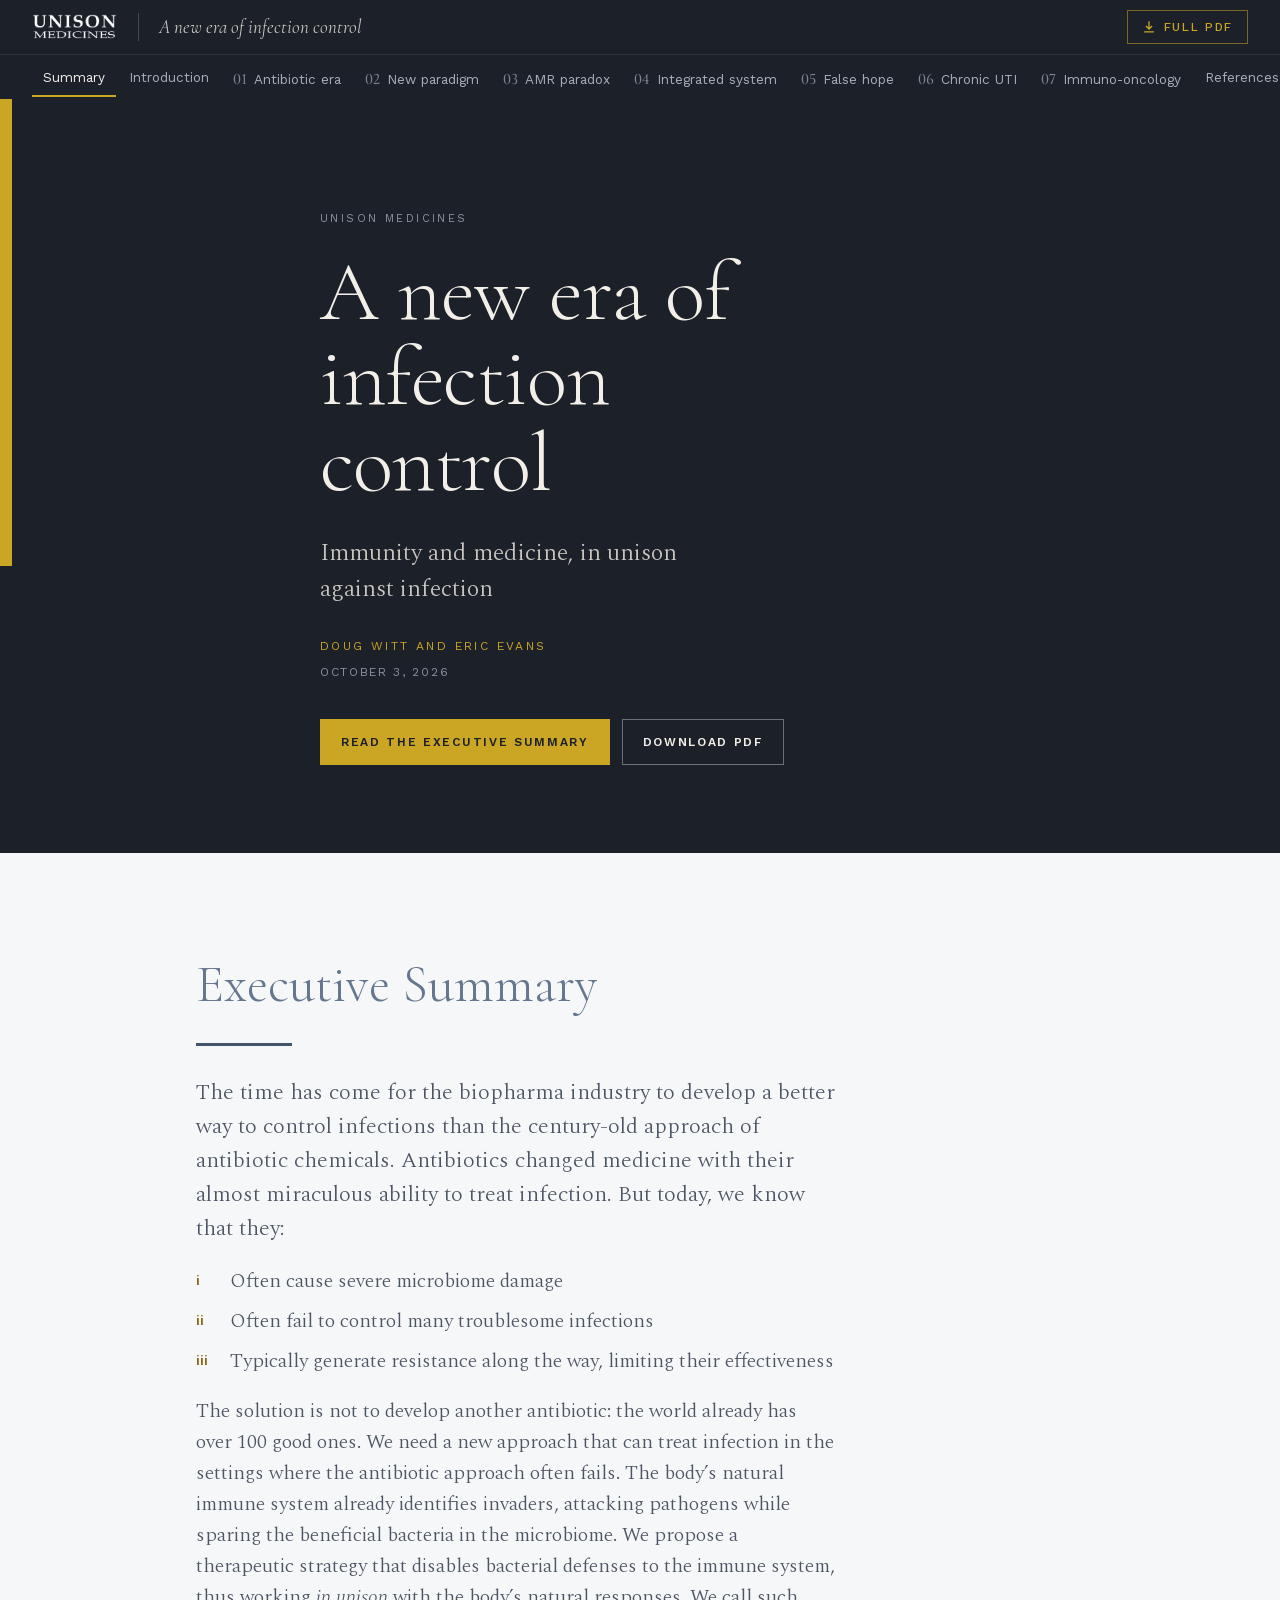
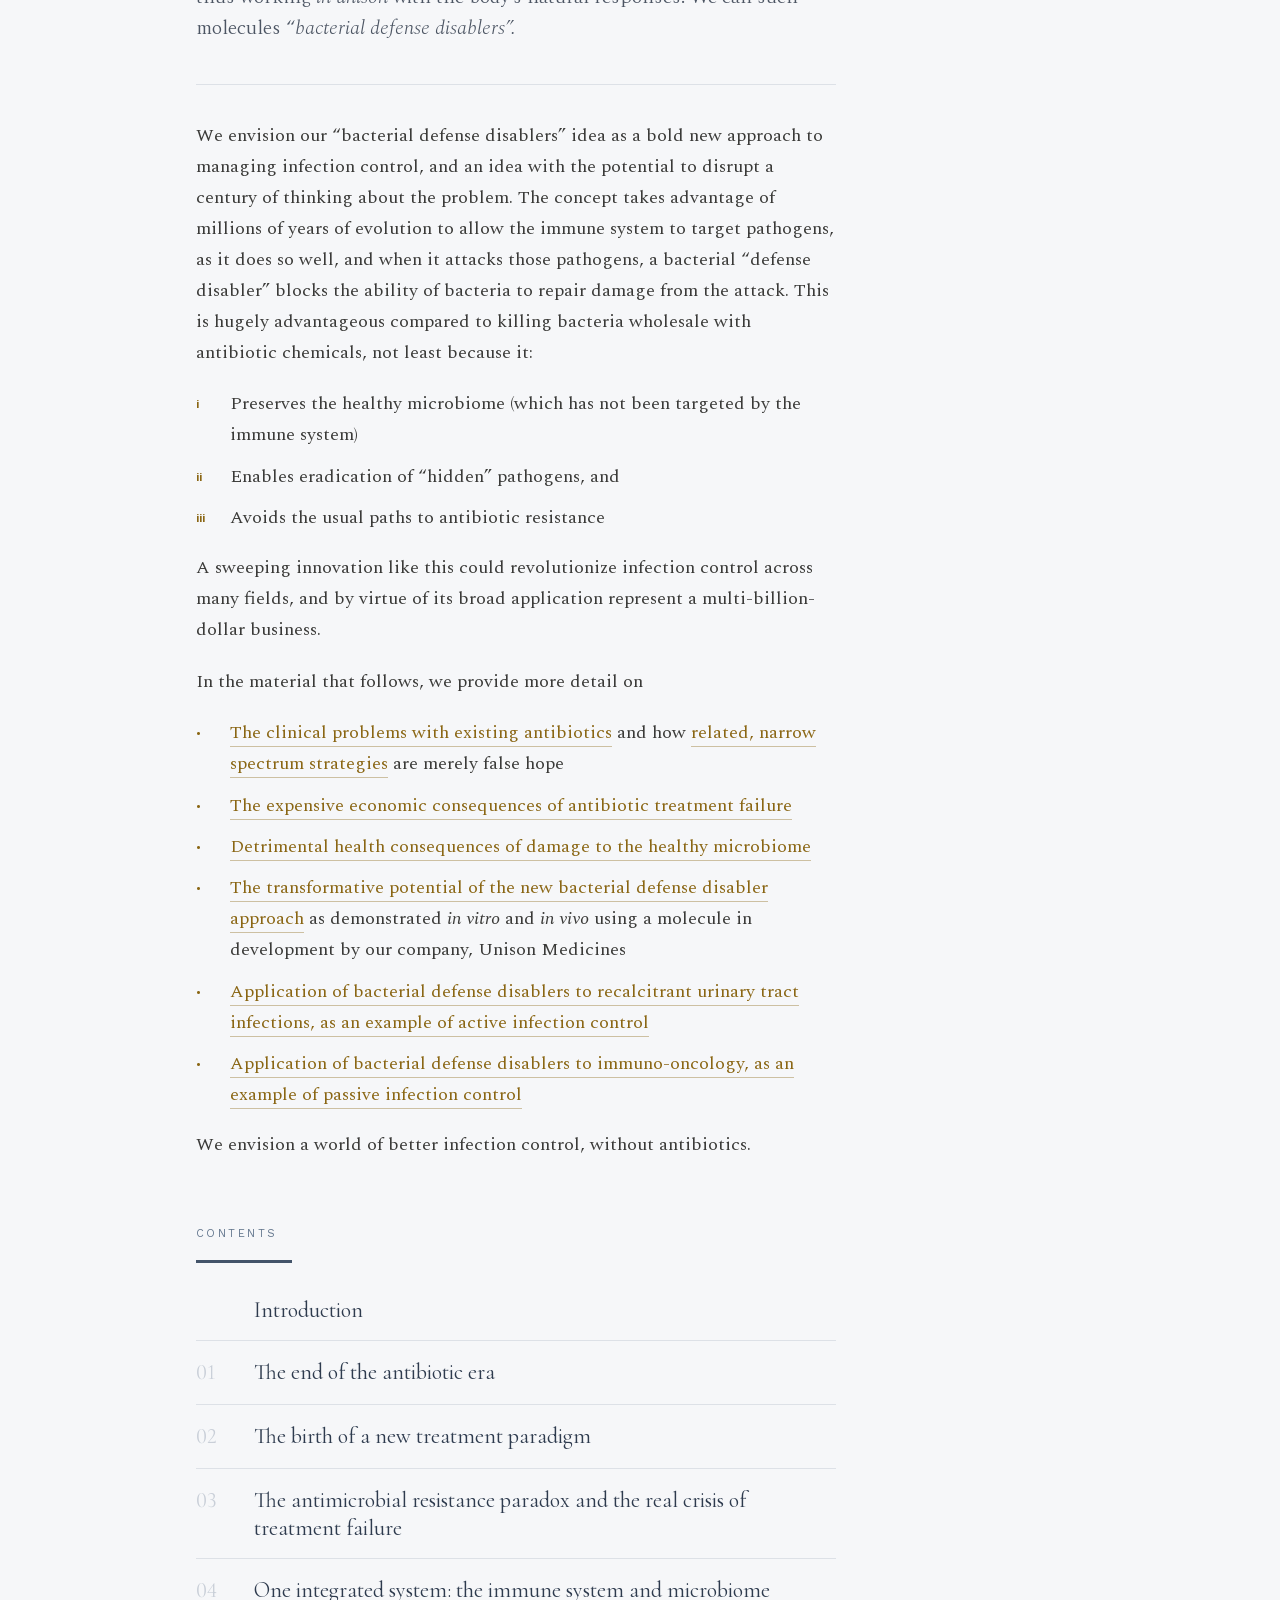
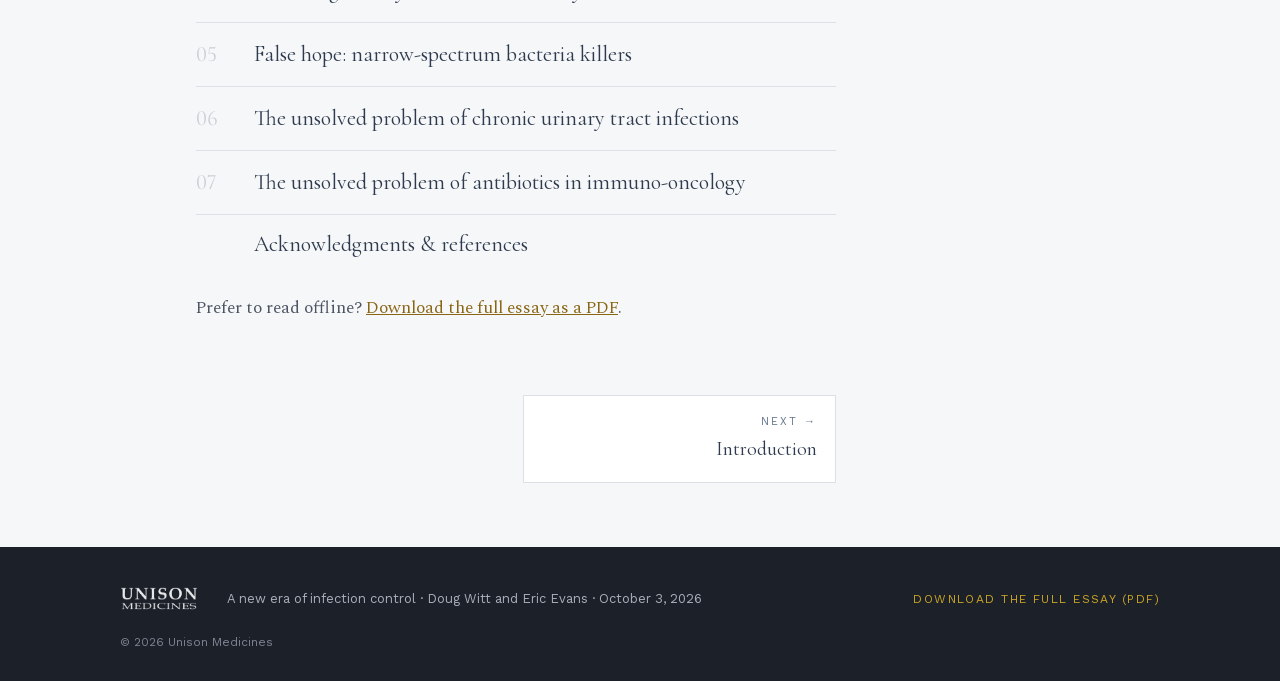
<file: index.html>
<!doctype html>
<html lang="en">
<head>
<meta charset="utf-8">
<meta name="viewport" content="width=device-width, initial-scale=1">
<title>A new era of infection control — Unison Medicines</title>
<meta name="description" content="The time has come for the biopharma industry to develop a better way to control infections than the century-old approach of antibiotic chemicals.…">
<meta name="author" content="Doug Witt and Eric Evans">
<link rel="canonical" href="https://unisonmedicines.com/">
<meta property="og:type" content="article">
<meta property="og:site_name" content="Unison Medicines">
<meta property="og:title" content="A new era of infection control — Unison Medicines">
<meta property="og:description" content="The time has come for the biopharma industry to develop a better way to control infections than the century-old approach of antibiotic chemicals.…">
<meta property="og:url" content="https://unisonmedicines.com/">
<meta property="og:image" content="https://unisonmedicines.com/assets/og-image.png">
<meta name="twitter:card" content="summary_large_image">
<meta name="theme-color" content="#1C2029">
<link rel="icon" href="assets/favicon.svg" type="image/svg+xml">
<link rel="icon" href="assets/favicon-32.png" sizes="32x32" type="image/png">
<link rel="apple-touch-icon" href="assets/apple-touch-icon.png">
<link rel="preload" href="fonts/ae829ba0.woff2" as="font" type="font/woff2" crossorigin>
<link rel="stylesheet" href="fonts.css">
<link rel="stylesheet" href="style.css">
<script src="refs.js" defer></script>
<script src="site.js" defer></script>
</head>
<body>
<a class="skip" href="#content">Skip to content</a>
<header class="site-header">
  <div class="bar">
    <a class="brand" href="index.html" aria-label="Unison Medicines — home"><img src="assets/unison-logo.png" alt="Unison Medicines" width="907" height="275"></a>
    <a class="essay-title" href="index.html">A new era of infection control</a>
    <span class="here">Summary</span>
    <a class="pdf" href="unison-a-new-era-of-infection-control.pdf" download><svg viewBox="0 0 16 16" aria-hidden="true"><path d="M8 1.5v8.5M4.5 6.8 8 10.3l3.5-3.5M2.5 13.5h11" fill="none" stroke="currentColor" stroke-width="1.5"/></svg><span>Full PDF</span></a>
    <button class="menu-btn" type="button" aria-expanded="false" aria-controls="menu"><span class="menu-ic" aria-hidden="true"></span><span>Contents</span></button>
  </div>
  <nav class="chapters" aria-label="Chapters"><ul><li><a href="index.html" aria-current="page" title="Executive Summary">Summary</a></li><li><a href="introduction.html" title="Introduction">Introduction</a></li><li><a href="end-of-the-antibiotic-era.html" title="The end of the antibiotic era"><span class="n">01</span>Antibiotic era</a></li><li><a href="new-treatment-paradigm.html" title="The birth of a new treatment paradigm"><span class="n">02</span>New paradigm</a></li><li><a href="amr-paradox.html" title="The antimicrobial resistance paradox and the real crisis of treatment failure"><span class="n">03</span>AMR paradox</a></li><li><a href="one-integrated-system.html" title="One integrated system: the immune system and microbiome"><span class="n">04</span>Integrated system</a></li><li><a href="false-hope.html" title="False hope: narrow-spectrum bacteria killers"><span class="n">05</span>False hope</a></li><li><a href="chronic-uti.html" title="The unsolved problem of chronic urinary tract infections"><span class="n">06</span>Chronic UTI</a></li><li><a href="immuno-oncology.html" title="The unsolved problem of antibiotics in immuno-oncology"><span class="n">07</span>Immuno-oncology</a></li><li><a href="references.html" title="Acknowledgments &amp; references">References</a></li><li class="pdf-item"><a href="unison-a-new-era-of-infection-control.pdf" download>Full PDF</a></li></ul></nav>
  <div class="progress" aria-hidden="true"><span></span></div>
</header>
<div class="menu" id="menu" hidden>
  <div class="menu-inner">
    <div class="menu-label">Contents</div>
    <ol><li><a href="index.html" aria-current="page"><span class="n"></span><span class="t">Executive Summary</span></a></li><li><a href="introduction.html"><span class="n"></span><span class="t">Introduction</span></a></li><li><a href="end-of-the-antibiotic-era.html"><span class="n">01</span><span class="t">The end of the antibiotic era</span></a></li><li><a href="new-treatment-paradigm.html"><span class="n">02</span><span class="t">The birth of a new treatment paradigm</span></a></li><li><a href="amr-paradox.html"><span class="n">03</span><span class="t">The antimicrobial resistance paradox and the real crisis of treatment failure</span></a></li><li><a href="one-integrated-system.html"><span class="n">04</span><span class="t">One integrated system: the immune system and microbiome</span></a></li><li><a href="false-hope.html"><span class="n">05</span><span class="t">False hope: narrow-spectrum bacteria killers</span></a></li><li><a href="chronic-uti.html"><span class="n">06</span><span class="t">The unsolved problem of chronic urinary tract infections</span></a></li><li><a href="immuno-oncology.html"><span class="n">07</span><span class="t">The unsolved problem of antibiotics in immuno-oncology</span></a></li><li><a href="references.html"><span class="n"></span><span class="t">Acknowledgments & references</span></a></li></ol>
    <a class="menu-pdf" href="unison-a-new-era-of-infection-control.pdf" download>Download the full essay (PDF)</a>
  </div>
</div>
<main id="content">
<section class="hero">
  <div class="hero-bar" aria-hidden="true"></div>
  <div class="hero-inner">
    <div class="hero-kicker">Unison Medicines</div>
    <h1 class="hero-title">A new era of infection control</h1>
    <p class="hero-sub">Immunity and medicine, in unison against infection</p>
    <div class="hero-by">Doug Witt and Eric Evans</div>
    <div class="hero-date">October 3, 2026</div>
    <div class="hero-actions"><a class="btn" href="#summary">Read the executive summary</a><a class="btn ghost" href="unison-a-new-era-of-infection-control.pdf" download>Download PDF</a></div>
  </div>
</section><article class="essay" id="summary"><header class="opener"><h1 class="ch-title quiet">Executive Summary</h1><div class="rule"></div><p class="lede">The time has come for the biopharma industry to develop a better way to control infections than the century-old approach of antibiotic chemicals. Antibiotics changed medicine with their almost miraculous ability to treat infection. But today, we know that they:</p><ul class="lede-list"><li><span class="mk">i</span><span>Often cause severe microbiome damage</span></li><li><span class="mk">ii</span><span>Often fail to control many troublesome infections</span></li><li><span class="mk">iii</span><span>Typically generate resistance along the way, limiting their effectiveness</span></li></ul><p class="lede tail">The solution is not to develop another antibiotic: the world already has over 100 good ones. We need a new approach that can treat infection in the settings where the antibiotic approach often fails. The body’s natural immune system already identifies invaders, attacking pathogens while sparing the beneficial bacteria in the microbiome. We propose a therapeutic strategy that disables bacterial defenses to the immune system, thus working <i>in unison</i> with the body’s natural responses. We call such molecules “<i>bacterial</i> <i>defense disablers”.</i></p></header><div class="prose"><p>We envision our “bacterial defense disablers” idea as a bold new approach to managing infection control, and an idea with the potential to disrupt a century of thinking about the problem. The concept takes advantage of millions of years of evolution to allow the immune system to target pathogens, as it does so well, and when it attacks those pathogens, a bacterial “defense disabler” blocks the ability of bacteria to repair damage from the attack.  This is hugely advantageous compared to killing bacteria wholesale with antibiotic chemicals, not least because it:</p>
<ul class="list roman"><li><span class="mk">i</span><div>Preserves the healthy microbiome (which has not been targeted by the immune system)</div></li><li><span class="mk">ii</span><div>Enables eradication of “hidden” pathogens, and</div></li><li><span class="mk">iii</span><div>Avoids the usual paths to antibiotic resistance</div></li></ul>
<p>A sweeping innovation like this could revolutionize infection control across many fields, and by virtue of its broad application represent a multi-billion-dollar business.</p>
<p>In the material that follows, we provide more detail on</p>
<ul class="list"><li><span class="mk">•</span><div><a href="end-of-the-antibiotic-era.html" data-xref="ch01">The clinical problems with existing antibiotics</a> and how <a href="false-hope.html" data-xref="ch05">related, narrow spectrum strategies</a> are merely false hope</div></li><li><span class="mk">•</span><div><a href="amr-paradox.html" data-xref="ch03">The expensive economic consequences of antibiotic treatment failure</a></div></li><li><span class="mk">•</span><div><a href="one-integrated-system.html" data-xref="ch04">Detrimental health consequences of damage to the healthy microbiome</a></div></li><li><span class="mk">•</span><div><a href="new-treatment-paradigm.html" data-xref="ch02">The transformative potential of the new bacterial defense disabler approach</a> as demonstrated <i>in vitro</i> and <i>in vivo</i> using a molecule in development by our company, Unison Medicines</div></li><li><span class="mk">•</span><div><a href="chronic-uti.html" data-xref="ch06">Application of bacterial defense disablers to recalcitrant urinary tract infections, as an example of active infection control</a></div></li><li><span class="mk">•</span><div><a href="immuno-oncology.html" data-xref="ch07">Application of bacterial defense disablers to immuno-oncology, as an example of passive infection control</a></div></li></ul>
<p>We envision a world of better infection control, without antibiotics.</p></div><section class="toc" aria-labelledby="toc-h"><div class="toc-label" id="toc-h">Contents</div><div class="rule"></div><ol><li><a href="introduction.html"><span class="n"></span><span class="t">Introduction</span></a></li><li><a href="end-of-the-antibiotic-era.html"><span class="n">01</span><span class="t">The end of the antibiotic era</span></a></li><li><a href="new-treatment-paradigm.html"><span class="n">02</span><span class="t">The birth of a new treatment paradigm</span></a></li><li><a href="amr-paradox.html"><span class="n">03</span><span class="t">The antimicrobial resistance paradox and the real crisis of treatment failure</span></a></li><li><a href="one-integrated-system.html"><span class="n">04</span><span class="t">One integrated system: the immune system and microbiome</span></a></li><li><a href="false-hope.html"><span class="n">05</span><span class="t">False hope: narrow-spectrum bacteria killers</span></a></li><li><a href="chronic-uti.html"><span class="n">06</span><span class="t">The unsolved problem of chronic urinary tract infections</span></a></li><li><a href="immuno-oncology.html"><span class="n">07</span><span class="t">The unsolved problem of antibiotics in immuno-oncology</span></a></li><li><a href="references.html"><span class="n"></span><span class="t">Acknowledgments & references</span></a></li></ol><p class="toc-pdf">Prefer to read offline? <a href="unison-a-new-era-of-infection-control.pdf" download>Download the full essay as a PDF</a>.</p></section></article>
</main>
<nav class="prevnext" aria-label="Chapter navigation"><span></span><a class="pn next" href="introduction.html"><span class="pn-k">Next</span><span class="pn-t">Introduction</span></a></nav>
<footer class="site-footer">
  <div class="foot-inner">
    <img src="assets/unison-logo.png" alt="Unison Medicines" width="907" height="275">
    <div class="foot-meta">A new era of infection control · Doug Witt and Eric Evans · October 3, 2026</div>
    <a href="unison-a-new-era-of-infection-control.pdf" download>Download the full essay (PDF)</a>
  </div>
  <div class="foot-copy">© 2026 Unison Medicines</div>
</footer>
<div class="cite-pop" role="dialog" aria-label="Reference" hidden></div>
</body>
</html>
</file>
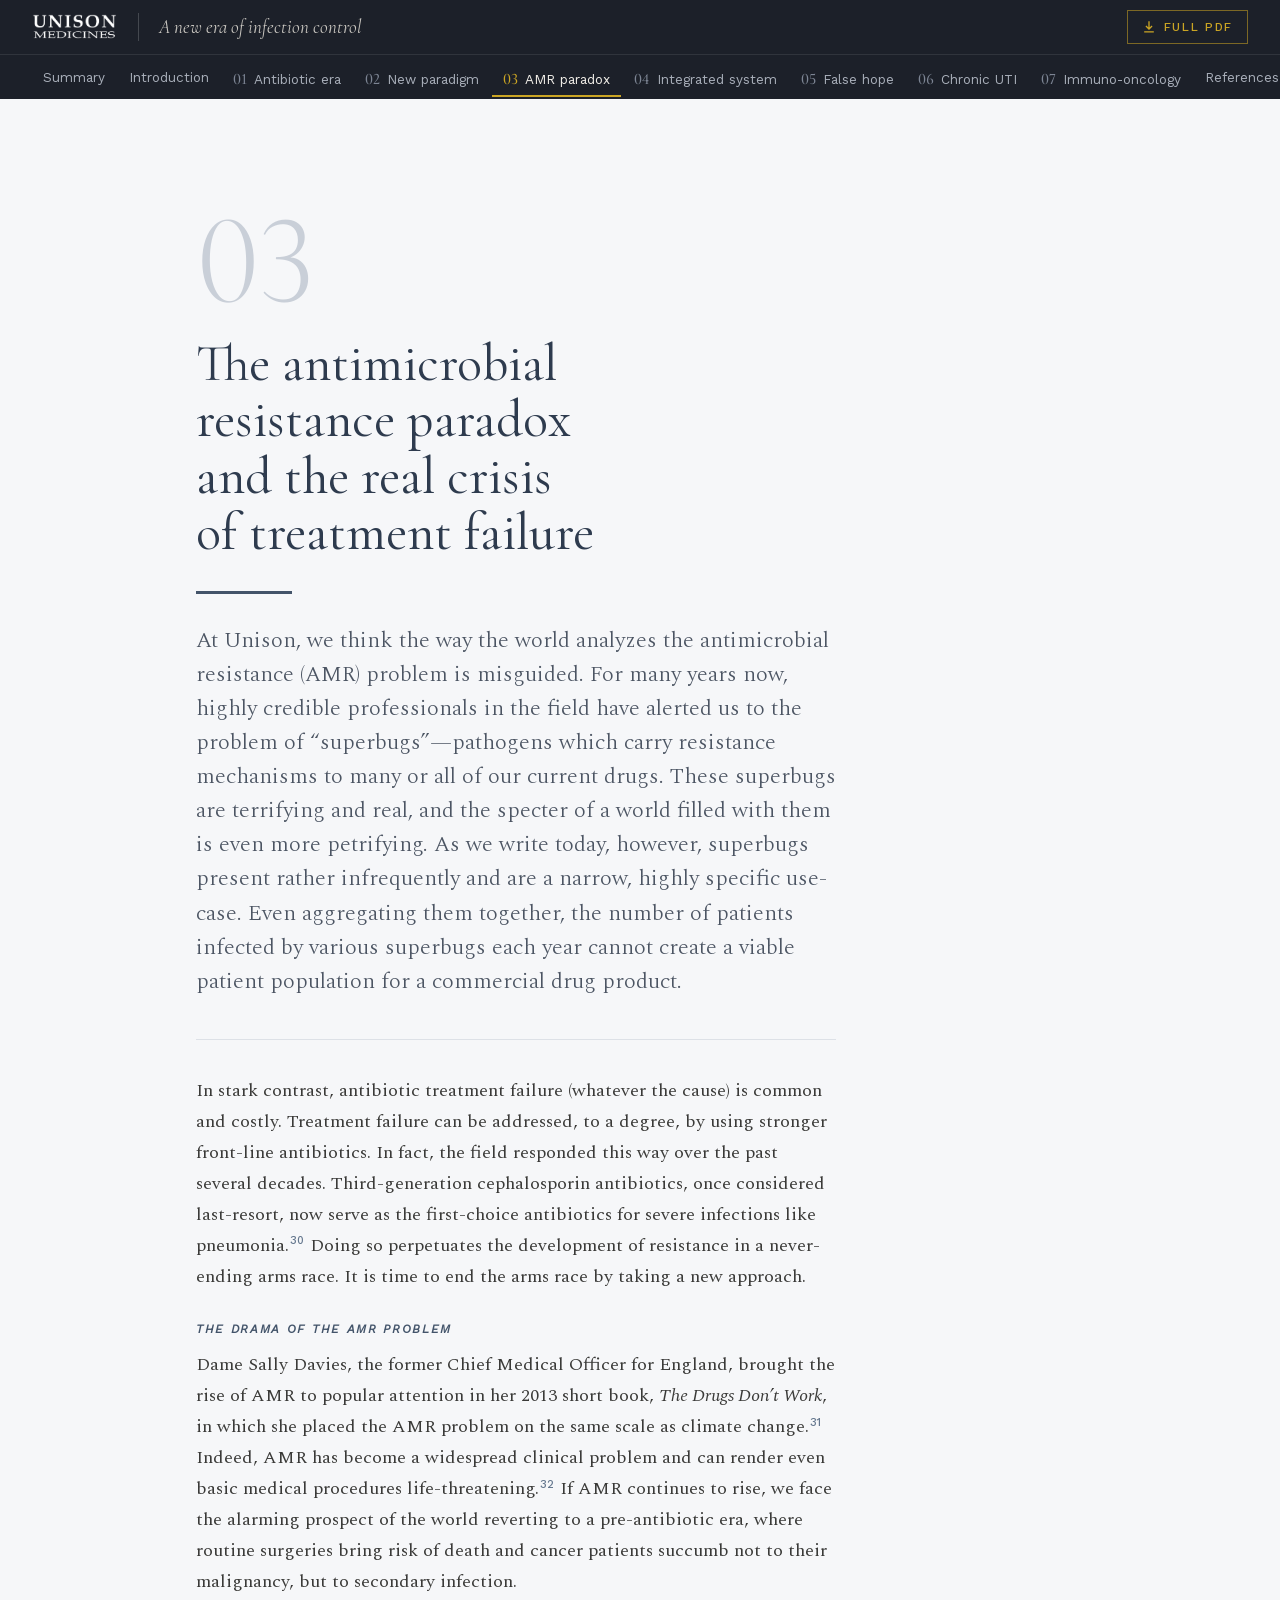
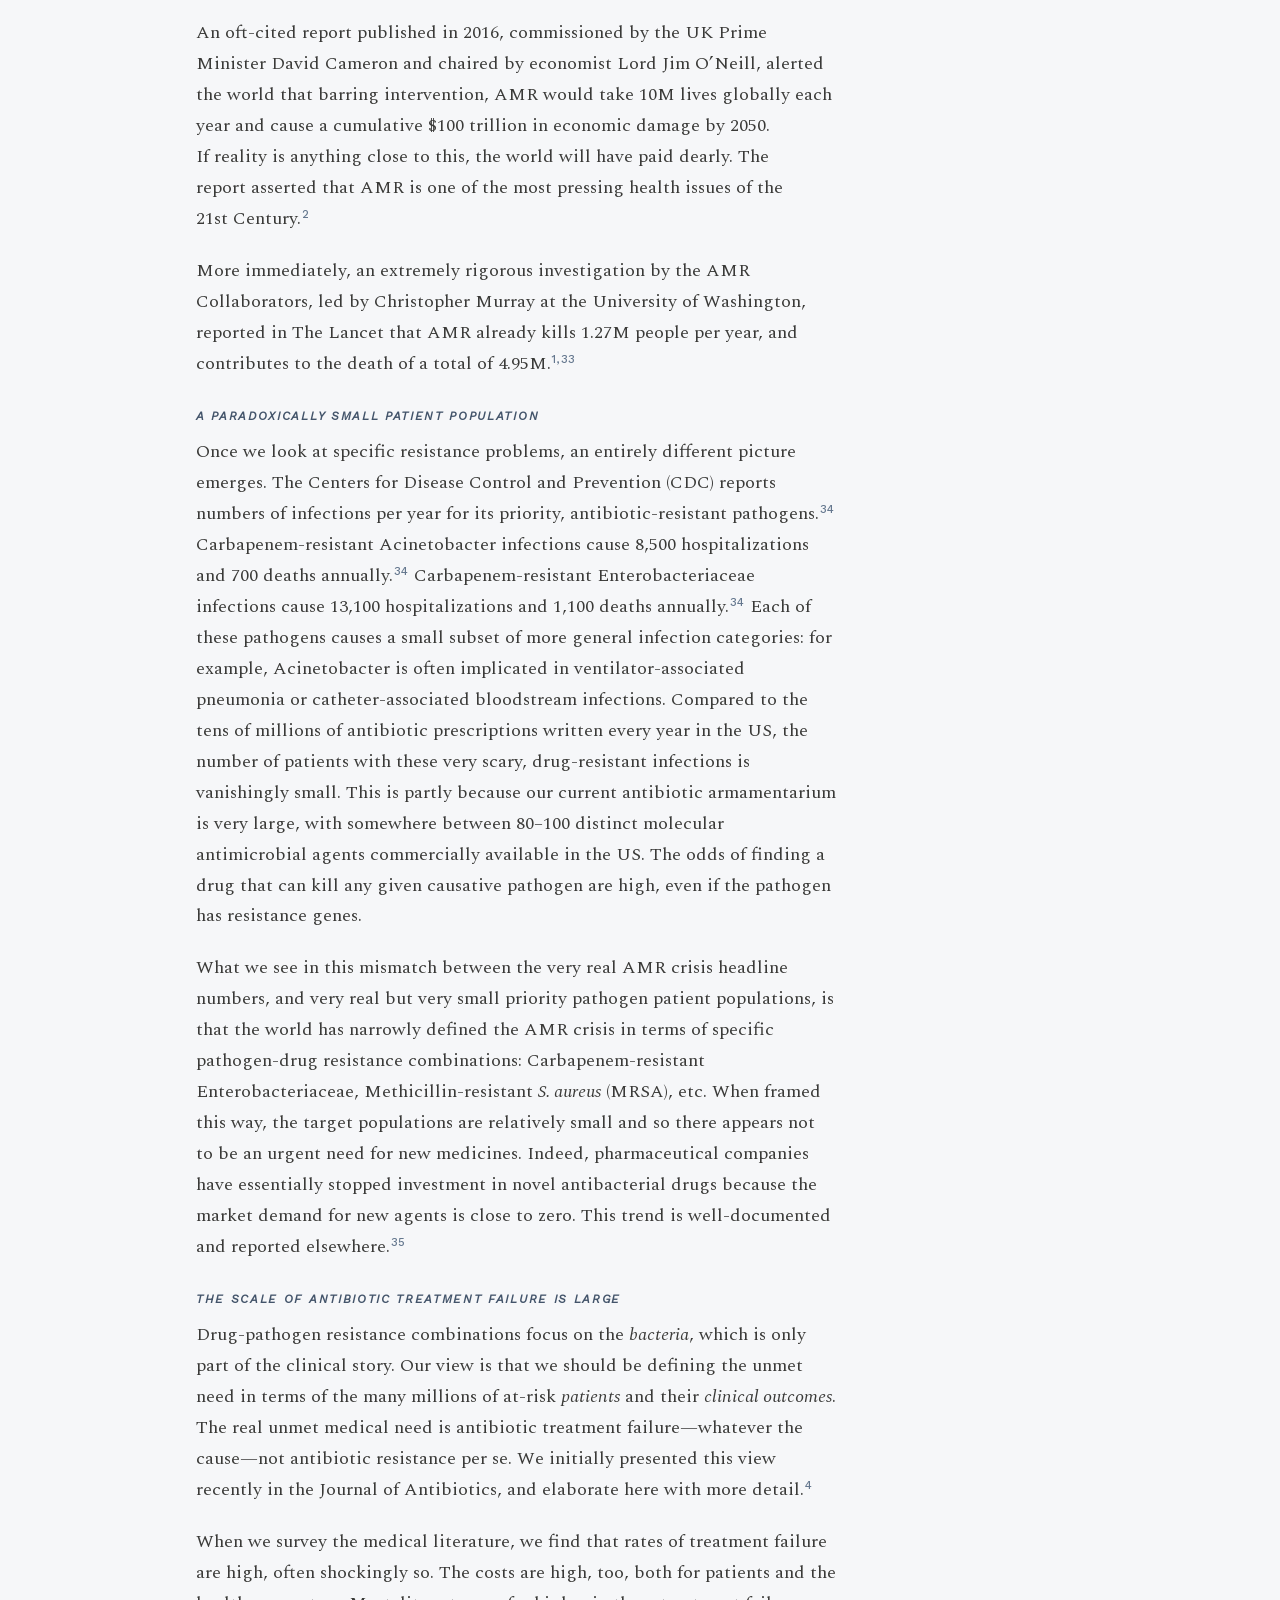
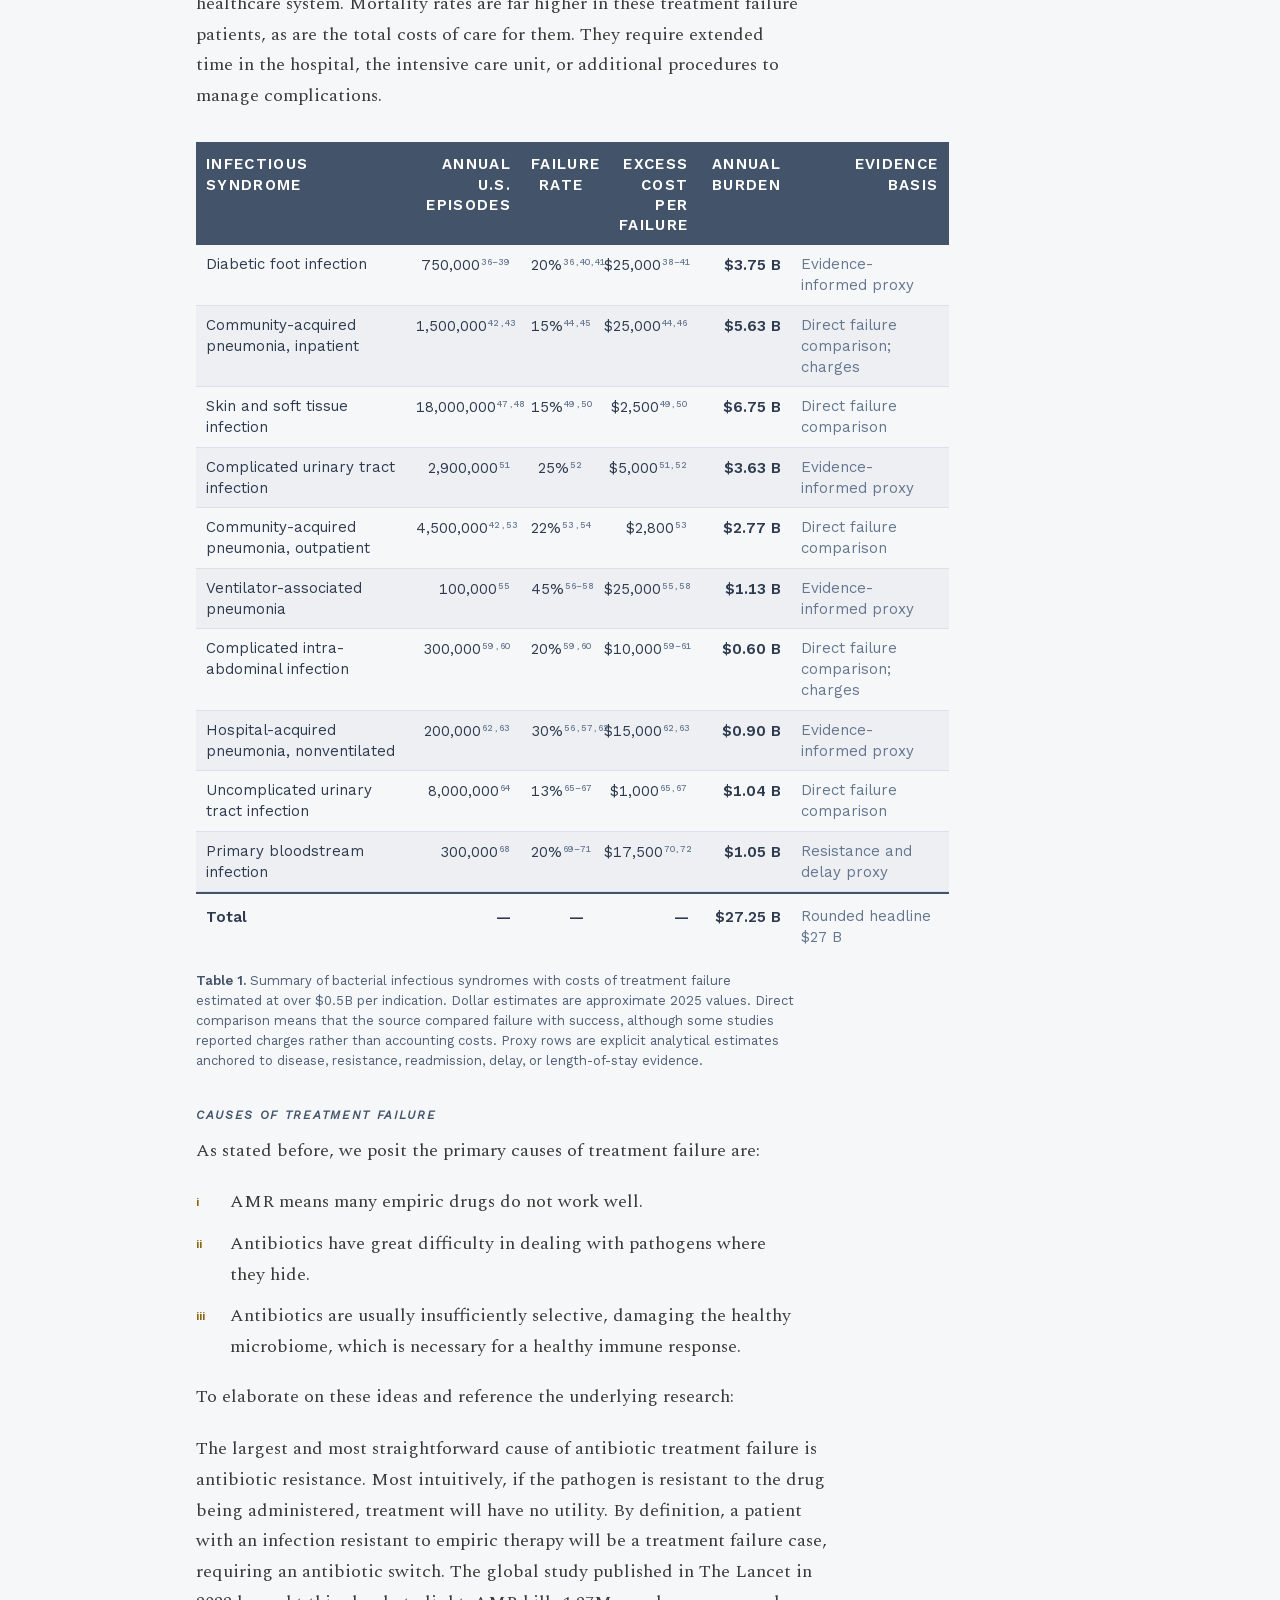
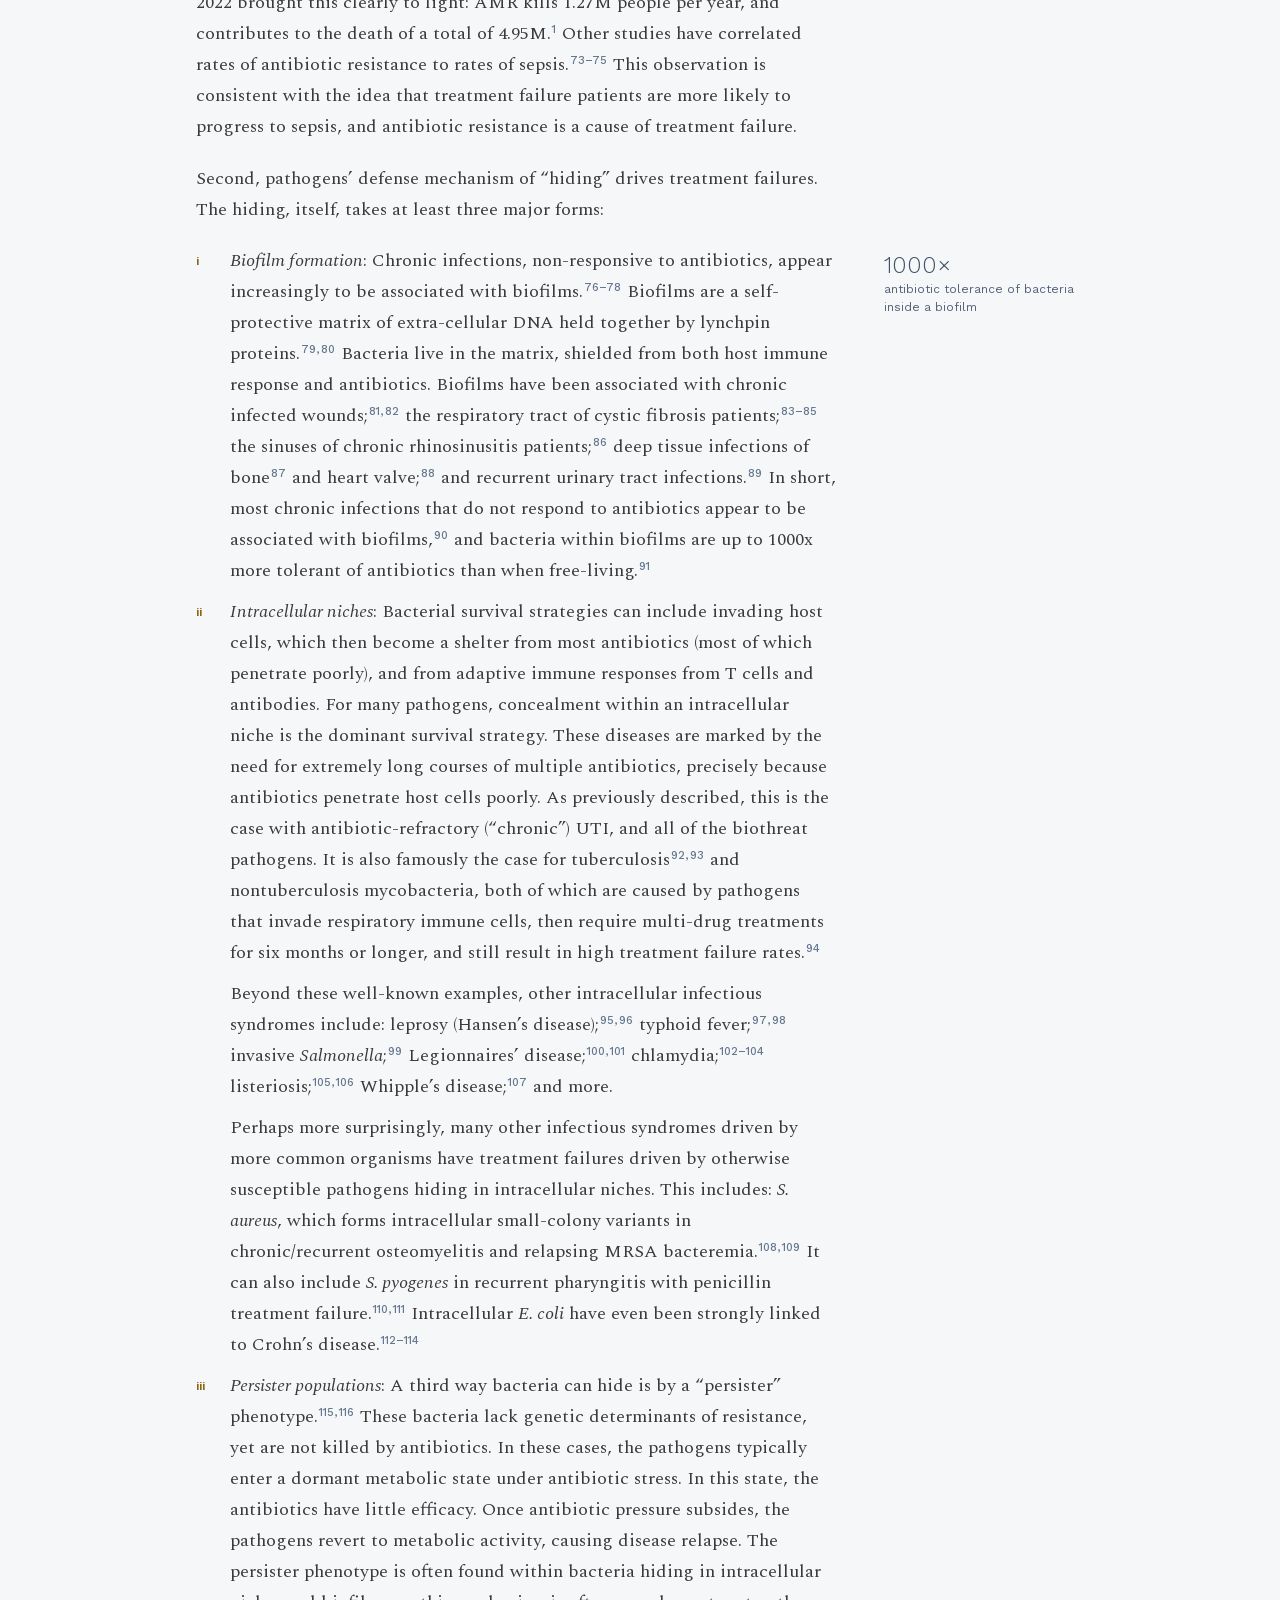
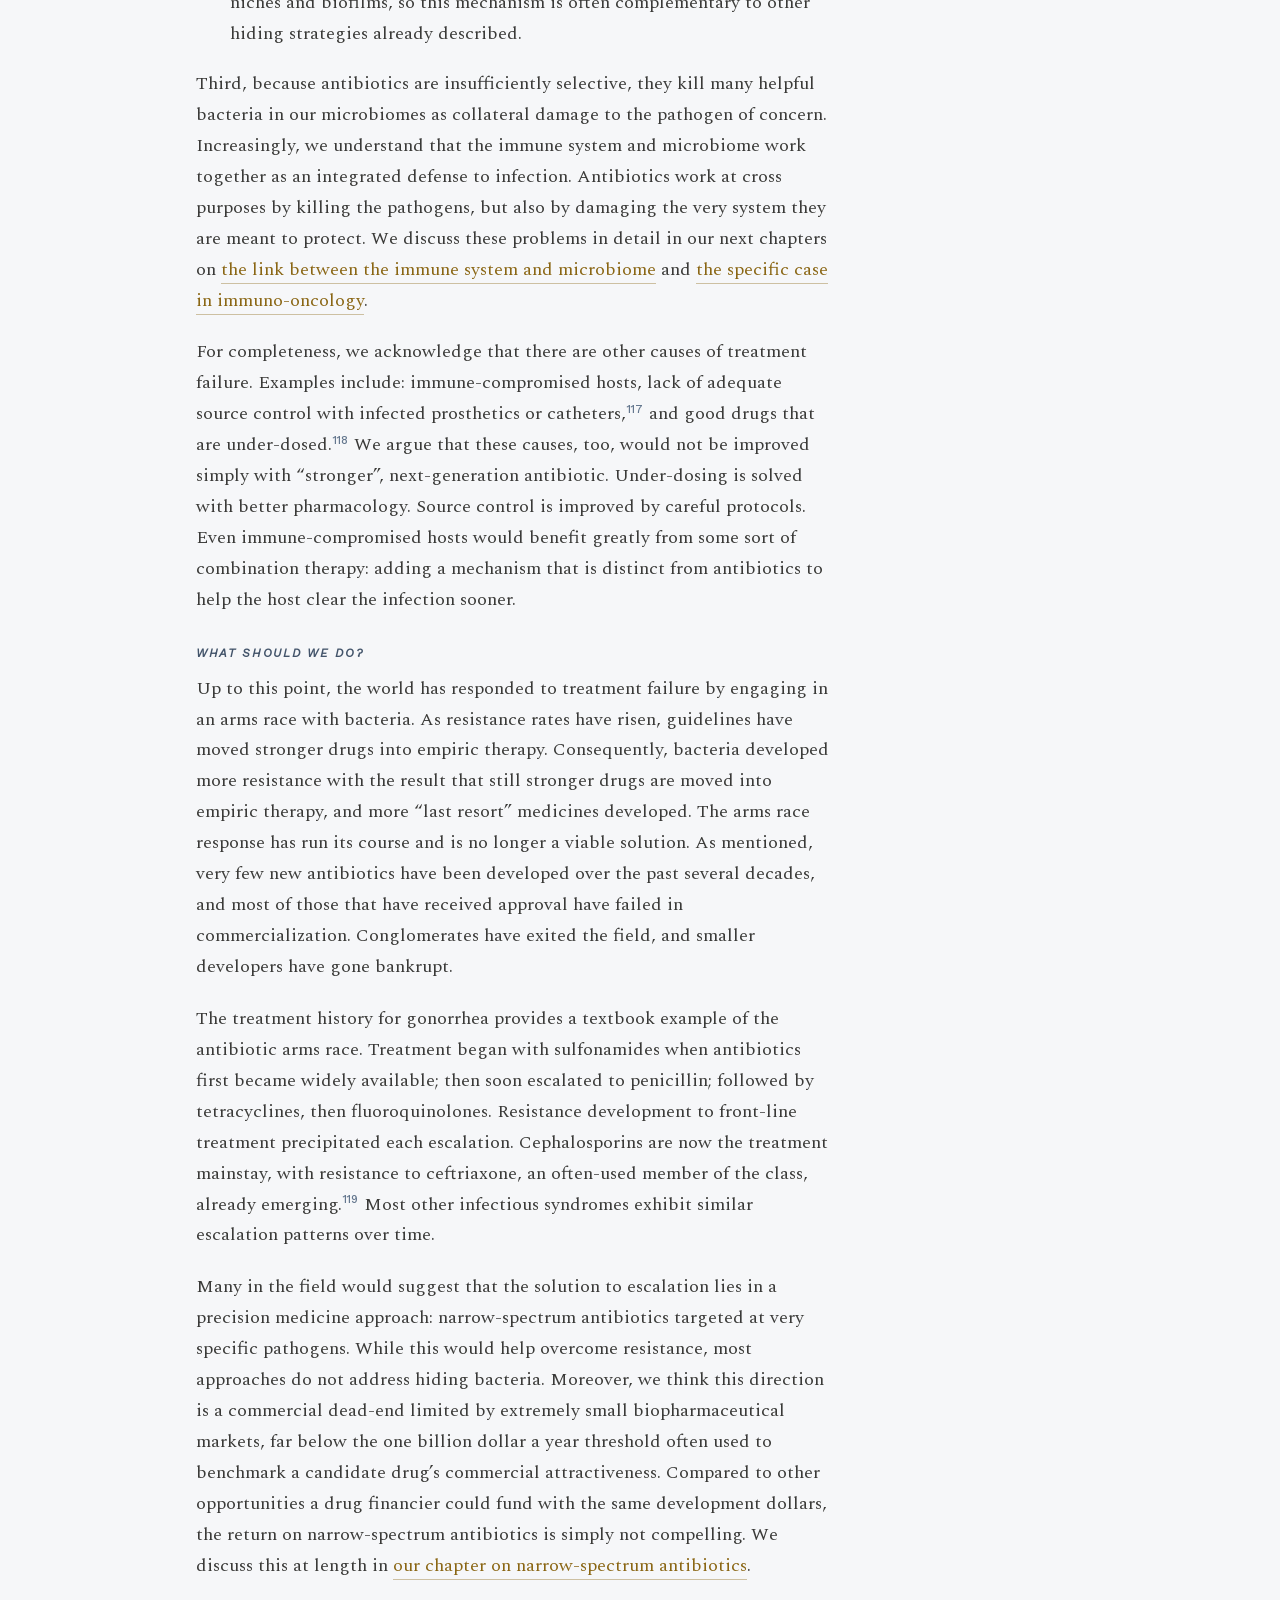
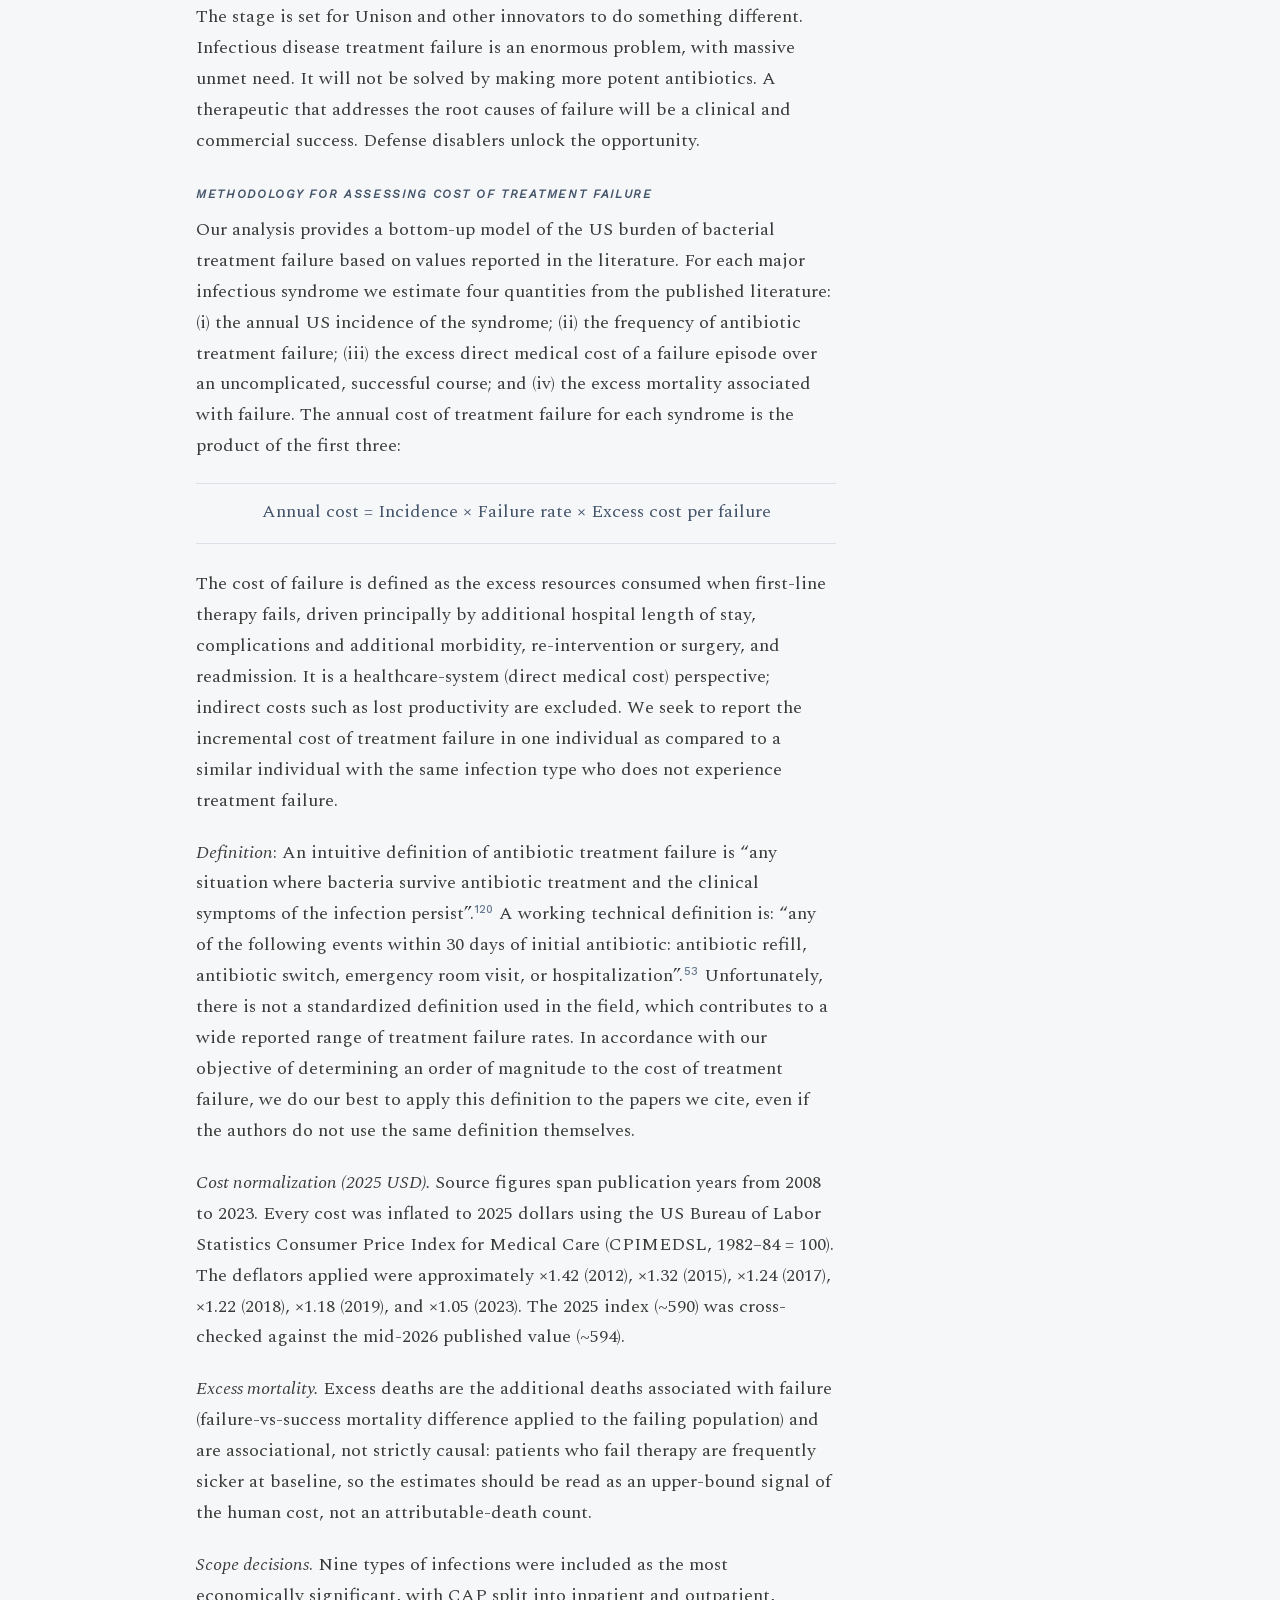
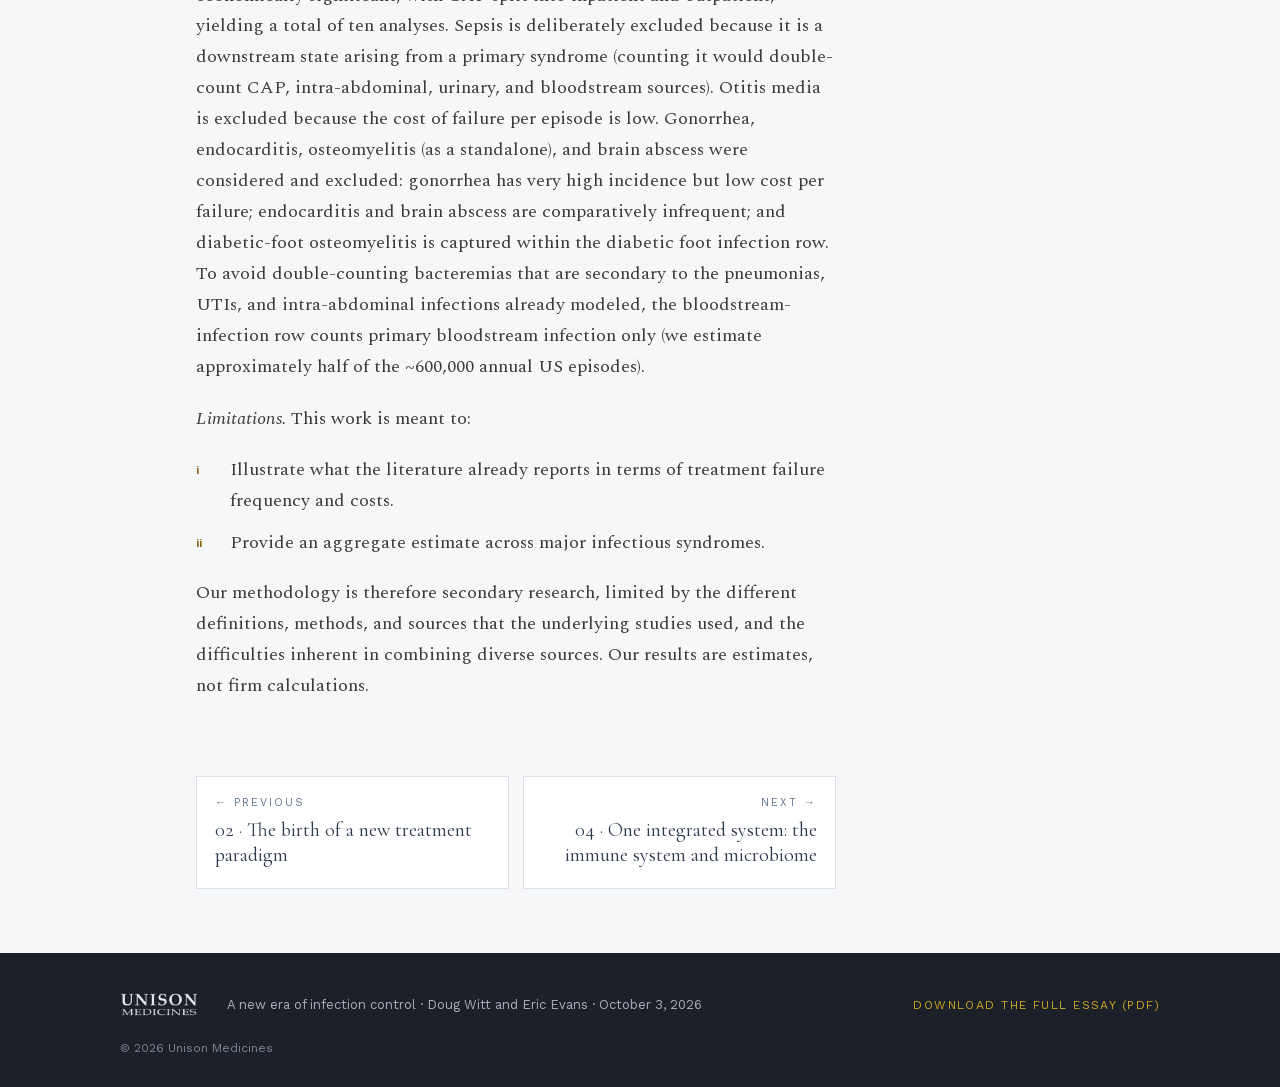
<file: amr-paradox.html>
<!doctype html>
<html lang="en">
<head>
<meta charset="utf-8">
<meta name="viewport" content="width=device-width, initial-scale=1">
<title>03 · The antimicrobial resistance paradox and the real crisis of treatment failure — A new era of infection control</title>
<meta name="description" content="At Unison, we think the way the world analyzes the antimicrobial resistance (AMR) problem is misguided. For many years now, highly credible professionals in…">
<meta name="author" content="Doug Witt and Eric Evans">
<link rel="canonical" href="https://unisonmedicines.com/amr-paradox.html">
<meta property="og:type" content="article">
<meta property="og:site_name" content="Unison Medicines">
<meta property="og:title" content="03 · The antimicrobial resistance paradox and the real crisis of treatment failure — A new era of infection control">
<meta property="og:description" content="At Unison, we think the way the world analyzes the antimicrobial resistance (AMR) problem is misguided. For many years now, highly credible professionals in…">
<meta property="og:url" content="https://unisonmedicines.com/amr-paradox.html">
<meta property="og:image" content="https://unisonmedicines.com/assets/og-image.png">
<meta name="twitter:card" content="summary_large_image">
<meta name="theme-color" content="#1C2029">
<link rel="icon" href="assets/favicon.svg" type="image/svg+xml">
<link rel="icon" href="assets/favicon-32.png" sizes="32x32" type="image/png">
<link rel="apple-touch-icon" href="assets/apple-touch-icon.png">
<link rel="preload" href="fonts/ae829ba0.woff2" as="font" type="font/woff2" crossorigin>
<link rel="stylesheet" href="fonts.css">
<link rel="stylesheet" href="style.css">
<script src="refs.js" defer></script>
<script src="site.js" defer></script>
</head>
<body>
<a class="skip" href="#content">Skip to content</a>
<header class="site-header">
  <div class="bar">
    <a class="brand" href="index.html" aria-label="Unison Medicines — home"><img src="assets/unison-logo.png" alt="Unison Medicines" width="907" height="275"></a>
    <a class="essay-title" href="index.html">A new era of infection control</a>
    <span class="here">03 · AMR paradox</span>
    <a class="pdf" href="unison-a-new-era-of-infection-control.pdf" download><svg viewBox="0 0 16 16" aria-hidden="true"><path d="M8 1.5v8.5M4.5 6.8 8 10.3l3.5-3.5M2.5 13.5h11" fill="none" stroke="currentColor" stroke-width="1.5"/></svg><span>Full PDF</span></a>
    <button class="menu-btn" type="button" aria-expanded="false" aria-controls="menu"><span class="menu-ic" aria-hidden="true"></span><span>Contents</span></button>
  </div>
  <nav class="chapters" aria-label="Chapters"><ul><li><a href="index.html" title="Executive Summary">Summary</a></li><li><a href="introduction.html" title="Introduction">Introduction</a></li><li><a href="end-of-the-antibiotic-era.html" title="The end of the antibiotic era"><span class="n">01</span>Antibiotic era</a></li><li><a href="new-treatment-paradigm.html" title="The birth of a new treatment paradigm"><span class="n">02</span>New paradigm</a></li><li><a href="amr-paradox.html" aria-current="page" title="The antimicrobial resistance paradox and the real crisis of treatment failure"><span class="n">03</span>AMR paradox</a></li><li><a href="one-integrated-system.html" title="One integrated system: the immune system and microbiome"><span class="n">04</span>Integrated system</a></li><li><a href="false-hope.html" title="False hope: narrow-spectrum bacteria killers"><span class="n">05</span>False hope</a></li><li><a href="chronic-uti.html" title="The unsolved problem of chronic urinary tract infections"><span class="n">06</span>Chronic UTI</a></li><li><a href="immuno-oncology.html" title="The unsolved problem of antibiotics in immuno-oncology"><span class="n">07</span>Immuno-oncology</a></li><li><a href="references.html" title="Acknowledgments &amp; references">References</a></li><li class="pdf-item"><a href="unison-a-new-era-of-infection-control.pdf" download>Full PDF</a></li></ul></nav>
  <div class="progress" aria-hidden="true"><span></span></div>
</header>
<div class="menu" id="menu" hidden>
  <div class="menu-inner">
    <div class="menu-label">Contents</div>
    <ol><li><a href="index.html"><span class="n"></span><span class="t">Executive Summary</span></a></li><li><a href="introduction.html"><span class="n"></span><span class="t">Introduction</span></a></li><li><a href="end-of-the-antibiotic-era.html"><span class="n">01</span><span class="t">The end of the antibiotic era</span></a></li><li><a href="new-treatment-paradigm.html"><span class="n">02</span><span class="t">The birth of a new treatment paradigm</span></a></li><li><a href="amr-paradox.html" aria-current="page"><span class="n">03</span><span class="t">The antimicrobial resistance paradox and the real crisis of treatment failure</span></a></li><li><a href="one-integrated-system.html"><span class="n">04</span><span class="t">One integrated system: the immune system and microbiome</span></a></li><li><a href="false-hope.html"><span class="n">05</span><span class="t">False hope: narrow-spectrum bacteria killers</span></a></li><li><a href="chronic-uti.html"><span class="n">06</span><span class="t">The unsolved problem of chronic urinary tract infections</span></a></li><li><a href="immuno-oncology.html"><span class="n">07</span><span class="t">The unsolved problem of antibiotics in immuno-oncology</span></a></li><li><a href="references.html"><span class="n"></span><span class="t">Acknowledgments & references</span></a></li></ol>
    <a class="menu-pdf" href="unison-a-new-era-of-infection-control.pdf" download>Download the full essay (PDF)</a>
  </div>
</div>
<main id="content">
<article class="essay" id="summary"><header class="opener"><div class="ch-num" aria-hidden="true">03</div><div class="ch-kicker">Chapter 03</div><h1 class="ch-title">The antimicrobial resistance paradox and the real crisis of treatment failure</h1><div class="rule"></div><p class="lede">At Unison, we think the way the world analyzes the antimicrobial resistance (AMR) problem is misguided. For many years now, highly credible professionals in the field have alerted us to the problem of “superbugs”—pathogens which carry resistance mechanisms to many or all of our current drugs. These superbugs are terrifying and real, and the specter of a world filled with them is even more petrifying. As we write today, however, superbugs present rather infrequently and are a narrow, highly specific use-case. Even aggregating them together, the number of patients infected by various superbugs each year cannot create a viable patient population for a commercial drug product.</p></header><div class="prose"><p>In stark contrast, antibiotic treatment failure (whatever the cause) is common and costly. Treatment failure can be addressed, to a degree, by using stronger front-line antibiotics. In fact, the field responded this way over the past several decades. Third-generation cephalosporin antibiotics, once considered last-resort, now serve as the first-choice antibiotics for severe infections like pneumonia.<sup><a class="cite" href="references.html#ref-30" data-refs="30">30</a></sup> Doing so perpetuates the development of resistance in a never-ending arms race. It is time to end the arms race by taking a new approach.</p>
<h2 class="sub" id="the-drama-of-the-amr-problem"><a href="#the-drama-of-the-amr-problem">The drama of the AMR problem</a></h2>
<p>Dame Sally Davies, the former Chief Medical Officer for England, brought the rise of AMR to popular attention in her 2013 short book, <i>The Drugs Don’t Work</i>, in which she placed the AMR problem on the same scale as climate change.<sup><a class="cite" href="references.html#ref-31" data-refs="31">31</a></sup> Indeed, AMR has become a widespread clinical problem and can render even basic medical procedures life-threatening.<sup><a class="cite" href="references.html#ref-32" data-refs="32">32</a></sup> If AMR continues to rise, we face the alarming prospect of the world reverting to a pre-antibiotic era, where routine surgeries bring risk of death and cancer patients succumb not to their malignancy, but to secondary infection.</p>
<p>An oft-cited report published in 2016, commissioned by the UK Prime Minister David Cameron and chaired by economist Lord Jim O’Neill, alerted the world that barring intervention, AMR would take 10M lives globally each year and cause a cumulative $100 trillion in economic damage by 2050. If reality is anything close to this, the world will have paid dearly. The report asserted that AMR is one of the most pressing health issues of the 21st Century.<sup><a class="cite" href="references.html#ref-2" data-refs="2">2</a></sup></p>
<p>More immediately, an extremely rigorous investigation by the AMR Collaborators, led by Christopher Murray at the University of Washington, reported in The Lancet that AMR already kills 1.27M people per year, and contributes to the death of a total of 4.95M.<sup><a class="cite" href="references.html#ref-1" data-refs="1">1</a>,<a class="cite" href="references.html#ref-33" data-refs="33">33</a></sup></p>
<h2 class="sub" id="a-paradoxically-small-patient-population"><a href="#a-paradoxically-small-patient-population">A paradoxically small patient population</a></h2>
<p>Once we look at specific resistance problems, an entirely different picture emerges. The Centers for Disease Control and Prevention (CDC) reports numbers of infections per year for its priority, antibiotic-resistant pathogens.<sup><a class="cite" href="references.html#ref-34" data-refs="34">34</a></sup> Carbapenem-resistant Acinetobacter infections cause 8,500 hospitalizations and 700 deaths annually.<sup><a class="cite" href="references.html#ref-34" data-refs="34">34</a></sup> Carbapenem-resistant Enterobacteriaceae infections cause 13,100 hospitalizations and 1,100 deaths annually.<sup><a class="cite" href="references.html#ref-34" data-refs="34">34</a></sup> Each of these pathogens causes a small subset of more general infection categories: for example, Acinetobacter is often implicated in ventilator-associated pneumonia or catheter-associated bloodstream infections. Compared to the tens of millions of antibiotic prescriptions written every year in the US, the number of patients with these very scary, drug-resistant infections is vanishingly small. This is partly because our current antibiotic armamentarium is very large, with somewhere between 80–100 distinct molecular antimicrobial agents commercially available in the US. The odds of finding a drug that can kill any given causative pathogen are high, even if the pathogen has resistance genes.</p>
<p>What we see in this mismatch between the very real AMR crisis headline numbers, and very real but very small priority pathogen patient populations, is that the world has narrowly defined the AMR crisis in terms of specific pathogen-drug resistance combinations: Carbapenem-resistant Enterobacteriaceae, Methicillin-resistant <i>S. aureus</i> (MRSA), etc. When framed this way, the target populations are relatively small and so there appears not to be an urgent need for new medicines. Indeed, pharmaceutical companies have essentially stopped investment in novel antibacterial drugs because the market demand for new agents is close to zero. This trend is well-documented and reported elsewhere.<sup><a class="cite" href="references.html#ref-35" data-refs="35">35</a></sup></p>
<h2 class="sub" id="the-scale-of-antibiotic-treatment-failure-is-large"><a href="#the-scale-of-antibiotic-treatment-failure-is-large">The scale of antibiotic treatment failure is large</a></h2>
<p>Drug-pathogen resistance combinations focus on the <i>bacteria</i>, which is only part of the clinical story. Our view is that we should be defining the unmet need in terms of the many millions of at-risk <i>patients</i> and their <i>clinical outcomes</i>. The real unmet medical need is antibiotic treatment failure—whatever the cause—not antibiotic resistance per se. We initially presented this view recently in the Journal of Antibiotics, and elaborate here with more detail.<sup><a class="cite" href="references.html#ref-4" data-refs="4">4</a></sup></p>
<p>When we survey the medical literature, we find that rates of treatment failure are high, often shockingly so. The costs are high, too, both for patients and the healthcare system. Mortality rates are far higher in these treatment failure patients, as are the total costs of care for them. They require extended time in the hospital, the intensive care unit, or additional procedures to manage complications.</p>
<figure class="fig wide is-table" id="table-1"><div class="fig-frame" data-w="602" data-max="1.250" data-min="0.75"><div class="fig-inner" style="width:602px"><div><div style="border-top: 2px solid #43546A;"><div style="display: grid; grid-template-columns: 168px 92px 58px 84px 74px 126px; background: #43546A;"><div style="font-size: 12px; font-weight: 600; letter-spacing: .09em; text-transform: uppercase; color: #fff; padding: 8px; line-height: 1.35;">Infectious syndrome</div><div style="font-size: 12px; font-weight: 600; letter-spacing: .09em; text-transform: uppercase; color: #fff; padding: 8px; line-height: 1.35; text-align: right;">Annual U.S.<br>episodes</div><div style="font-size: 12px; font-weight: 600; letter-spacing: .09em; text-transform: uppercase; color: #fff; padding: 8px; line-height: 1.35; text-align: right;">Failure<br>rate</div><div style="font-size: 12px; font-weight: 600; letter-spacing: .09em; text-transform: uppercase; color: #fff; padding: 8px; line-height: 1.35; text-align: right;">Excess cost<br>per failure</div><div style="font-size: 12px; font-weight: 600; letter-spacing: .09em; text-transform: uppercase; color: #fff; padding: 8px; line-height: 1.35; text-align: right;">Annual<br>burden</div><div style="font-size: 12px; font-weight: 600; letter-spacing: .09em; text-transform: uppercase; color: #fff; padding: 8px; line-height: 1.35; text-align: right;">Evidence basis</div></div><div style="display: grid; grid-template-columns: 168px 92px 58px 84px 74px 126px; border-bottom: 1px solid #DDE1E7;"><div style="font-size: 12px; color: #2E3B4E; padding: 7px 8px; line-height: 1.4;">Diabetic foot infection</div><div style="font-size: 12px; color: #2E3B4E; padding: 7px 8px; text-align: right; font-variant-numeric: tabular-nums; white-space: nowrap;">750,000<sup style="font-size: 7.2px; color: #64778E; font-weight: 500;"><a class="cite" href="references.html#ref-36" data-refs="36-39">36–39</a></sup></div><div style="font-size: 12px; color: #2E3B4E; padding: 7px 8px; text-align: right; font-variant-numeric: tabular-nums; white-space: nowrap;">20%<sup style="font-size: 7.2px; color: #64778E; font-weight: 500;"><a class="cite" href="references.html#ref-36" data-refs="36">36</a>,<a class="cite" href="references.html#ref-40" data-refs="40">40</a>,<a class="cite" href="references.html#ref-41" data-refs="41">41</a></sup></div><div style="font-size: 12px; color: #2E3B4E; padding: 7px 8px; text-align: right; font-variant-numeric: tabular-nums; white-space: nowrap;">$25,000<sup style="font-size: 7.2px; color: #64778E; font-weight: 500;"><a class="cite" href="references.html#ref-38" data-refs="38-41">38–41</a></sup></div><div style="font-size: 12px; color: #2E3B4E; padding: 7px 8px; text-align: right; font-variant-numeric: tabular-nums; white-space: nowrap; font-weight: 600;">$3.75 B</div><div style="font-size: 12px; color: #64778E; padding: 7px 8px; line-height: 1.4;">Evidence-informed proxy</div></div><div style="display: grid; grid-template-columns: 168px 92px 58px 84px 74px 126px; border-bottom: 1px solid #DDE1E7; background: #EDEFF3;"><div style="font-size: 12px; color: #2E3B4E; padding: 7px 8px; line-height: 1.4;">Community-acquired pneumonia, inpatient</div><div style="font-size: 12px; color: #2E3B4E; padding: 7px 8px; text-align: right; font-variant-numeric: tabular-nums; white-space: nowrap;">1,500,000<sup style="font-size: 7.2px; color: #64778E; font-weight: 500;"><a class="cite" href="references.html#ref-42" data-refs="42">42</a>,<a class="cite" href="references.html#ref-43" data-refs="43">43</a></sup></div><div style="font-size: 12px; color: #2E3B4E; padding: 7px 8px; text-align: right; font-variant-numeric: tabular-nums; white-space: nowrap;">15%<sup style="font-size: 7.2px; color: #64778E; font-weight: 500;"><a class="cite" href="references.html#ref-44" data-refs="44">44</a>,<a class="cite" href="references.html#ref-45" data-refs="45">45</a></sup></div><div style="font-size: 12px; color: #2E3B4E; padding: 7px 8px; text-align: right; font-variant-numeric: tabular-nums; white-space: nowrap;">$25,000<sup style="font-size: 7.2px; color: #64778E; font-weight: 500;"><a class="cite" href="references.html#ref-44" data-refs="44">44</a>,<a class="cite" href="references.html#ref-46" data-refs="46">46</a></sup></div><div style="font-size: 12px; color: #2E3B4E; padding: 7px 8px; text-align: right; font-variant-numeric: tabular-nums; white-space: nowrap; font-weight: 600;">$5.63 B</div><div style="font-size: 12px; color: #64778E; padding: 7px 8px; line-height: 1.4;">Direct failure comparison; charges</div></div><div style="display: grid; grid-template-columns: 168px 92px 58px 84px 74px 126px; border-bottom: 1px solid #DDE1E7;"><div style="font-size: 12px; color: #2E3B4E; padding: 7px 8px; line-height: 1.4;">Skin and soft tissue infection</div><div style="font-size: 12px; color: #2E3B4E; padding: 7px 8px; text-align: right; font-variant-numeric: tabular-nums; white-space: nowrap;">18,000,000<sup style="font-size: 7.2px; color: #64778E; font-weight: 500;"><a class="cite" href="references.html#ref-47" data-refs="47">47</a>,<a class="cite" href="references.html#ref-48" data-refs="48">48</a></sup></div><div style="font-size: 12px; color: #2E3B4E; padding: 7px 8px; text-align: right; font-variant-numeric: tabular-nums; white-space: nowrap;">15%<sup style="font-size: 7.2px; color: #64778E; font-weight: 500;"><a class="cite" href="references.html#ref-49" data-refs="49">49</a>,<a class="cite" href="references.html#ref-50" data-refs="50">50</a></sup></div><div style="font-size: 12px; color: #2E3B4E; padding: 7px 8px; text-align: right; font-variant-numeric: tabular-nums; white-space: nowrap;">$2,500<sup style="font-size: 7.2px; color: #64778E; font-weight: 500;"><a class="cite" href="references.html#ref-49" data-refs="49">49</a>,<a class="cite" href="references.html#ref-50" data-refs="50">50</a></sup></div><div style="font-size: 12px; color: #2E3B4E; padding: 7px 8px; text-align: right; font-variant-numeric: tabular-nums; white-space: nowrap; font-weight: 600;">$6.75 B</div><div style="font-size: 12px; color: #64778E; padding: 7px 8px; line-height: 1.4;">Direct failure comparison</div></div><div style="display: grid; grid-template-columns: 168px 92px 58px 84px 74px 126px; border-bottom: 1px solid #DDE1E7; background: #EDEFF3;"><div style="font-size: 12px; color: #2E3B4E; padding: 7px 8px; line-height: 1.4;">Complicated urinary tract infection</div><div style="font-size: 12px; color: #2E3B4E; padding: 7px 8px; text-align: right; font-variant-numeric: tabular-nums; white-space: nowrap;">2,900,000<sup style="font-size: 7.2px; color: #64778E; font-weight: 500;"><a class="cite" href="references.html#ref-51" data-refs="51">51</a></sup></div><div style="font-size: 12px; color: #2E3B4E; padding: 7px 8px; text-align: right; font-variant-numeric: tabular-nums; white-space: nowrap;">25%<sup style="font-size: 7.2px; color: #64778E; font-weight: 500;"><a class="cite" href="references.html#ref-52" data-refs="52">52</a></sup></div><div style="font-size: 12px; color: #2E3B4E; padding: 7px 8px; text-align: right; font-variant-numeric: tabular-nums; white-space: nowrap;">$5,000<sup style="font-size: 7.2px; color: #64778E; font-weight: 500;"><a class="cite" href="references.html#ref-51" data-refs="51">51</a>,<a class="cite" href="references.html#ref-52" data-refs="52">52</a></sup></div><div style="font-size: 12px; color: #2E3B4E; padding: 7px 8px; text-align: right; font-variant-numeric: tabular-nums; white-space: nowrap; font-weight: 600;">$3.63 B</div><div style="font-size: 12px; color: #64778E; padding: 7px 8px; line-height: 1.4;">Evidence-informed proxy</div></div><div style="display: grid; grid-template-columns: 168px 92px 58px 84px 74px 126px; border-bottom: 1px solid #DDE1E7;"><div style="font-size: 12px; color: #2E3B4E; padding: 7px 8px; line-height: 1.4;">Community-acquired pneumonia, outpatient</div><div style="font-size: 12px; color: #2E3B4E; padding: 7px 8px; text-align: right; font-variant-numeric: tabular-nums; white-space: nowrap;">4,500,000<sup style="font-size: 7.2px; color: #64778E; font-weight: 500;"><a class="cite" href="references.html#ref-42" data-refs="42">42</a>,<a class="cite" href="references.html#ref-53" data-refs="53">53</a></sup></div><div style="font-size: 12px; color: #2E3B4E; padding: 7px 8px; text-align: right; font-variant-numeric: tabular-nums; white-space: nowrap;">22%<sup style="font-size: 7.2px; color: #64778E; font-weight: 500;"><a class="cite" href="references.html#ref-53" data-refs="53">53</a>,<a class="cite" href="references.html#ref-54" data-refs="54">54</a></sup></div><div style="font-size: 12px; color: #2E3B4E; padding: 7px 8px; text-align: right; font-variant-numeric: tabular-nums; white-space: nowrap;">$2,800<sup style="font-size: 7.2px; color: #64778E; font-weight: 500;"><a class="cite" href="references.html#ref-53" data-refs="53">53</a></sup></div><div style="font-size: 12px; color: #2E3B4E; padding: 7px 8px; text-align: right; font-variant-numeric: tabular-nums; white-space: nowrap; font-weight: 600;">$2.77 B</div><div style="font-size: 12px; color: #64778E; padding: 7px 8px; line-height: 1.4;">Direct failure comparison</div></div><div style="display: grid; grid-template-columns: 168px 92px 58px 84px 74px 126px; border-bottom: 1px solid #DDE1E7; background: #EDEFF3;"><div style="font-size: 12px; color: #2E3B4E; padding: 7px 8px; line-height: 1.4;">Ventilator-associated pneumonia</div><div style="font-size: 12px; color: #2E3B4E; padding: 7px 8px; text-align: right; font-variant-numeric: tabular-nums; white-space: nowrap;">100,000<sup style="font-size: 7.2px; color: #64778E; font-weight: 500;"><a class="cite" href="references.html#ref-55" data-refs="55">55</a></sup></div><div style="font-size: 12px; color: #2E3B4E; padding: 7px 8px; text-align: right; font-variant-numeric: tabular-nums; white-space: nowrap;">45%<sup style="font-size: 7.2px; color: #64778E; font-weight: 500;"><a class="cite" href="references.html#ref-56" data-refs="56-58">56–58</a></sup></div><div style="font-size: 12px; color: #2E3B4E; padding: 7px 8px; text-align: right; font-variant-numeric: tabular-nums; white-space: nowrap;">$25,000<sup style="font-size: 7.2px; color: #64778E; font-weight: 500;"><a class="cite" href="references.html#ref-55" data-refs="55">55</a>,<a class="cite" href="references.html#ref-58" data-refs="58">58</a></sup></div><div style="font-size: 12px; color: #2E3B4E; padding: 7px 8px; text-align: right; font-variant-numeric: tabular-nums; white-space: nowrap; font-weight: 600;">$1.13 B</div><div style="font-size: 12px; color: #64778E; padding: 7px 8px; line-height: 1.4;">Evidence-informed proxy</div></div><div style="display: grid; grid-template-columns: 168px 92px 58px 84px 74px 126px; border-bottom: 1px solid #DDE1E7;"><div style="font-size: 12px; color: #2E3B4E; padding: 7px 8px; line-height: 1.4;">Complicated intra-abdominal infection</div><div style="font-size: 12px; color: #2E3B4E; padding: 7px 8px; text-align: right; font-variant-numeric: tabular-nums; white-space: nowrap;">300,000<sup style="font-size: 7.2px; color: #64778E; font-weight: 500;"><a class="cite" href="references.html#ref-59" data-refs="59">59</a>,<a class="cite" href="references.html#ref-60" data-refs="60">60</a></sup></div><div style="font-size: 12px; color: #2E3B4E; padding: 7px 8px; text-align: right; font-variant-numeric: tabular-nums; white-space: nowrap;">20%<sup style="font-size: 7.2px; color: #64778E; font-weight: 500;"><a class="cite" href="references.html#ref-59" data-refs="59">59</a>,<a class="cite" href="references.html#ref-60" data-refs="60">60</a></sup></div><div style="font-size: 12px; color: #2E3B4E; padding: 7px 8px; text-align: right; font-variant-numeric: tabular-nums; white-space: nowrap;">$10,000<sup style="font-size: 7.2px; color: #64778E; font-weight: 500;"><a class="cite" href="references.html#ref-59" data-refs="59-61">59–61</a></sup></div><div style="font-size: 12px; color: #2E3B4E; padding: 7px 8px; text-align: right; font-variant-numeric: tabular-nums; white-space: nowrap; font-weight: 600;">$0.60 B</div><div style="font-size: 12px; color: #64778E; padding: 7px 8px; line-height: 1.4;">Direct failure comparison; charges</div></div><div style="display: grid; grid-template-columns: 168px 92px 58px 84px 74px 126px; border-bottom: 1px solid #DDE1E7; background: #EDEFF3;"><div style="font-size: 12px; color: #2E3B4E; padding: 7px 8px; line-height: 1.4;">Hospital-acquired pneumonia, nonventilated</div><div style="font-size: 12px; color: #2E3B4E; padding: 7px 8px; text-align: right; font-variant-numeric: tabular-nums; white-space: nowrap;">200,000<sup style="font-size: 7.2px; color: #64778E; font-weight: 500;"><a class="cite" href="references.html#ref-62" data-refs="62">62</a>,<a class="cite" href="references.html#ref-63" data-refs="63">63</a></sup></div><div style="font-size: 12px; color: #2E3B4E; padding: 7px 8px; text-align: right; font-variant-numeric: tabular-nums; white-space: nowrap;">30%<sup style="font-size: 7.2px; color: #64778E; font-weight: 500;"><a class="cite" href="references.html#ref-56" data-refs="56">56</a>,<a class="cite" href="references.html#ref-57" data-refs="57">57</a>,<a class="cite" href="references.html#ref-62" data-refs="62">62</a></sup></div><div style="font-size: 12px; color: #2E3B4E; padding: 7px 8px; text-align: right; font-variant-numeric: tabular-nums; white-space: nowrap;">$15,000<sup style="font-size: 7.2px; color: #64778E; font-weight: 500;"><a class="cite" href="references.html#ref-62" data-refs="62">62</a>,<a class="cite" href="references.html#ref-63" data-refs="63">63</a></sup></div><div style="font-size: 12px; color: #2E3B4E; padding: 7px 8px; text-align: right; font-variant-numeric: tabular-nums; white-space: nowrap; font-weight: 600;">$0.90 B</div><div style="font-size: 12px; color: #64778E; padding: 7px 8px; line-height: 1.4;">Evidence-informed proxy</div></div><div style="display: grid; grid-template-columns: 168px 92px 58px 84px 74px 126px; border-bottom: 1px solid #DDE1E7;"><div style="font-size: 12px; color: #2E3B4E; padding: 7px 8px; line-height: 1.4;">Uncomplicated urinary tract infection</div><div style="font-size: 12px; color: #2E3B4E; padding: 7px 8px; text-align: right; font-variant-numeric: tabular-nums; white-space: nowrap;">8,000,000<sup style="font-size: 7.2px; color: #64778E; font-weight: 500;"><a class="cite" href="references.html#ref-64" data-refs="64">64</a></sup></div><div style="font-size: 12px; color: #2E3B4E; padding: 7px 8px; text-align: right; font-variant-numeric: tabular-nums; white-space: nowrap;">13%<sup style="font-size: 7.2px; color: #64778E; font-weight: 500;"><a class="cite" href="references.html#ref-65" data-refs="65-67">65–67</a></sup></div><div style="font-size: 12px; color: #2E3B4E; padding: 7px 8px; text-align: right; font-variant-numeric: tabular-nums; white-space: nowrap;">$1,000<sup style="font-size: 7.2px; color: #64778E; font-weight: 500;"><a class="cite" href="references.html#ref-65" data-refs="65">65</a>,<a class="cite" href="references.html#ref-67" data-refs="67">67</a></sup></div><div style="font-size: 12px; color: #2E3B4E; padding: 7px 8px; text-align: right; font-variant-numeric: tabular-nums; white-space: nowrap; font-weight: 600;">$1.04 B</div><div style="font-size: 12px; color: #64778E; padding: 7px 8px; line-height: 1.4;">Direct failure comparison</div></div><div style="display: grid; grid-template-columns: 168px 92px 58px 84px 74px 126px; border-bottom: 1px solid #DDE1E7; background: #EDEFF3;"><div style="font-size: 12px; color: #2E3B4E; padding: 7px 8px; line-height: 1.4;">Primary bloodstream infection</div><div style="font-size: 12px; color: #2E3B4E; padding: 7px 8px; text-align: right; font-variant-numeric: tabular-nums; white-space: nowrap;">300,000<sup style="font-size: 7.2px; color: #64778E; font-weight: 500;"><a class="cite" href="references.html#ref-68" data-refs="68">68</a></sup></div><div style="font-size: 12px; color: #2E3B4E; padding: 7px 8px; text-align: right; font-variant-numeric: tabular-nums; white-space: nowrap;">20%<sup style="font-size: 7.2px; color: #64778E; font-weight: 500;"><a class="cite" href="references.html#ref-69" data-refs="69-71">69–71</a></sup></div><div style="font-size: 12px; color: #2E3B4E; padding: 7px 8px; text-align: right; font-variant-numeric: tabular-nums; white-space: nowrap;">$17,500<sup style="font-size: 7.2px; color: #64778E; font-weight: 500;"><a class="cite" href="references.html#ref-70" data-refs="70">70</a>,<a class="cite" href="references.html#ref-72" data-refs="72">72</a></sup></div><div style="font-size: 12px; color: #2E3B4E; padding: 7px 8px; text-align: right; font-variant-numeric: tabular-nums; white-space: nowrap; font-weight: 600;">$1.05 B</div><div style="font-size: 12px; color: #64778E; padding: 7px 8px; line-height: 1.4;">Resistance and delay proxy</div></div><div style="display: grid; grid-template-columns: 168px 92px 58px 84px 74px 126px; border-top: 2px solid #43546A;"><div style="font-size: 12px; font-weight: 600; color: #2E3B4E; padding: 9px 8px;">Total</div><div style="font-size: 12px; font-weight: 600; color: #2E3B4E; padding: 9px 8px; text-align: right;">&mdash;</div><div style="font-size: 12px; font-weight: 600; color: #2E3B4E; padding: 9px 8px; text-align: right;">&mdash;</div><div style="font-size: 12px; font-weight: 600; color: #2E3B4E; padding: 9px 8px; text-align: right;">&mdash;</div><div style="font-size: 12px; font-weight: 600; color: #2E3B4E; padding: 9px 8px; text-align: right; font-variant-numeric: tabular-nums; white-space: nowrap;">$27.25 B</div><div style="font-size: 12px; color: #64778E; padding: 9px 8px; line-height: 1.4;">Rounded headline $27 B</div></div></div></div></div></div><button class="fig-enlarge" type="button" hidden>Enlarge table 1</button><figcaption><span class="fig-label">Table&nbsp;1.</span> Summary of bacterial infectious syndromes with costs of treatment failure estimated at over $0.5B per indication. Dollar estimates are approximate 2025 values. Direct comparison means that the source compared failure with success, although some studies reported charges rather than accounting costs. Proxy rows are explicit analytical estimates anchored to disease, resistance, readmission, delay, or length-of-stay evidence.</figcaption></figure>
<h2 class="sub" id="causes-of-treatment-failure"><a href="#causes-of-treatment-failure">Causes of treatment failure</a></h2>
<p>As stated before, we posit the primary causes of treatment failure are:</p>
<ul class="list roman"><li><span class="mk">i</span><div>AMR means many empiric drugs do not work well.</div></li><li><span class="mk">ii</span><div>Antibiotics have great difficulty in dealing with pathogens where they hide.</div></li><li><span class="mk">iii</span><div>Antibiotics are usually insufficiently selective, damaging the healthy microbiome, which is necessary for a healthy immune response.</div></li></ul>
<p>To elaborate on these ideas and reference the underlying research:</p>
<p>The largest and most straightforward cause of antibiotic treatment failure is antibiotic resistance. Most intuitively, if the pathogen is resistant to the drug being administered, treatment will have no utility. By definition, a patient with an infection resistant to empiric therapy will be a treatment failure case, requiring an antibiotic switch. The global study published in The Lancet in 2022 brought this clearly to light: AMR kills 1.27M people per year, and contributes to the death of a total of 4.95M.<sup><a class="cite" href="references.html#ref-1" data-refs="1">1</a></sup> Other studies have correlated rates of antibiotic resistance to rates of sepsis.<sup><a class="cite" href="references.html#ref-73" data-refs="73-75">73–75</a></sup> This observation is consistent with the idea that treatment failure patients are more likely to progress to sepsis, and antibiotic resistance is a cause of treatment failure.</p>
<p>Second, pathogens’ defense mechanism of “hiding” drives treatment failures. The hiding, itself, takes at least three major forms:</p>
<ul class="list roman"><li><span class="mk">i</span><div><aside class="margin stat" aria-label="Key figure"><div class="stat-n">1000×</div><div class="stat-l">antibiotic tolerance of bacteria inside a biofilm</div></aside><i>Biofilm formation</i>: Chronic infections, non-responsive to antibiotics, appear increasingly to be associated with biofilms.<sup><a class="cite" href="references.html#ref-76" data-refs="76-78">76–78</a></sup> Biofilms are a self-protective matrix of extra-cellular DNA held together by lynchpin proteins.<sup><a class="cite" href="references.html#ref-79" data-refs="79">79</a>,<a class="cite" href="references.html#ref-80" data-refs="80">80</a></sup> Bacteria live in the matrix, shielded from both host immune response and antibiotics. Biofilms have been associated with chronic infected wounds;<sup><a class="cite" href="references.html#ref-81" data-refs="81">81</a>,<a class="cite" href="references.html#ref-82" data-refs="82">82</a></sup> the respiratory tract of cystic fibrosis patients;<sup><a class="cite" href="references.html#ref-83" data-refs="83-85">83–85</a></sup> the sinuses of chronic rhinosinusitis patients;<sup><a class="cite" href="references.html#ref-86" data-refs="86">86</a></sup> deep tissue infections of bone<sup><a class="cite" href="references.html#ref-87" data-refs="87">87</a></sup> and heart valve;<sup><a class="cite" href="references.html#ref-88" data-refs="88">88</a></sup> and recurrent urinary tract infections.<sup><a class="cite" href="references.html#ref-89" data-refs="89">89</a></sup> In short, most chronic infections that do not respond to antibiotics appear to be associated with biofilms,<sup><a class="cite" href="references.html#ref-90" data-refs="90">90</a></sup> and bacteria within biofilms are up to 1000x more tolerant of antibiotics than when free-living.<sup><a class="cite" href="references.html#ref-91" data-refs="91">91</a></sup></div></li><li><span class="mk">ii</span><div><i>Intracellular niches</i>: Bacterial survival strategies can include invading host cells, which then become a shelter from most antibiotics (most of which penetrate poorly), and from adaptive immune responses from T cells and antibodies. For many pathogens, concealment within an intracellular niche is the dominant survival strategy. These diseases are marked by the need for extremely long courses of multiple antibiotics, precisely because antibiotics penetrate host cells poorly. As previously described, this is the case with antibiotic-refractory (“chronic”) UTI, and all of the biothreat pathogens. It is also famously the case for tuberculosis<sup><a class="cite" href="references.html#ref-92" data-refs="92">92</a>,<a class="cite" href="references.html#ref-93" data-refs="93">93</a></sup> and nontuberculosis mycobacteria, both of which are caused by pathogens that invade respiratory immune cells, then require multi-drug treatments for six months or longer, and still result in high treatment failure rates.<sup><a class="cite" href="references.html#ref-94" data-refs="94">94</a></sup></div></li><li><span class="mk"></span><div>Beyond these well-known examples, other intracellular infectious syndromes include: leprosy (Hansen’s disease);<sup><a class="cite" href="references.html#ref-95" data-refs="95">95</a>,<a class="cite" href="references.html#ref-96" data-refs="96">96</a></sup> typhoid fever;<sup><a class="cite" href="references.html#ref-97" data-refs="97">97</a>,<a class="cite" href="references.html#ref-98" data-refs="98">98</a></sup> invasive <i>Salmonella</i>;<sup><a class="cite" href="references.html#ref-99" data-refs="99">99</a></sup> Legionnaires’ disease;<sup><a class="cite" href="references.html#ref-100" data-refs="100">100</a>,<a class="cite" href="references.html#ref-101" data-refs="101">101</a></sup> chlamydia;<sup><a class="cite" href="references.html#ref-102" data-refs="102-104">102–104</a></sup> listeriosis;<sup><a class="cite" href="references.html#ref-105" data-refs="105">105</a>,<a class="cite" href="references.html#ref-106" data-refs="106">106</a></sup> Whipple’s disease;<sup><a class="cite" href="references.html#ref-107" data-refs="107">107</a></sup> and more.</div></li><li><span class="mk"></span><div>Perhaps more surprisingly, many other infectious syndromes driven by more common organisms have treatment failures driven by otherwise susceptible pathogens hiding in intracellular niches. This includes: <i>S. aureus</i>, which forms intracellular small-colony variants in chronic/recurrent osteomyelitis and relapsing MRSA bacteremia.<sup><a class="cite" href="references.html#ref-108" data-refs="108">108</a>,<a class="cite" href="references.html#ref-109" data-refs="109">109</a></sup> It can also include <i>S. pyogenes</i> in recurrent pharyngitis with penicillin treatment failure.<sup><a class="cite" href="references.html#ref-110" data-refs="110">110</a>,<a class="cite" href="references.html#ref-111" data-refs="111">111</a></sup> Intracellular <i>E. coli</i> have even been strongly linked to Crohn’s disease.<sup><a class="cite" href="references.html#ref-112" data-refs="112-114">112–114</a></sup></div></li><li><span class="mk">iii</span><div><i>Persister populations</i>: A third way bacteria can hide is by a “persister” phenotype.<sup><a class="cite" href="references.html#ref-115" data-refs="115">115</a>,<a class="cite" href="references.html#ref-116" data-refs="116">116</a></sup> These bacteria lack genetic determinants of resistance, yet are not killed by antibiotics. In these cases, the pathogens typically enter a dormant metabolic state under antibiotic stress. In this state, the antibiotics have little efficacy. Once antibiotic pressure subsides, the pathogens revert to metabolic activity, causing disease relapse. The persister phenotype is often found within bacteria hiding in intracellular niches and biofilms, so this mechanism is often complementary to other hiding strategies already described.</div></li></ul>
<p>Third, because antibiotics are insufficiently selective, they kill many helpful bacteria in our microbiomes as collateral damage to the pathogen of concern. Increasingly, we understand that the immune system and microbiome work together as an integrated defense to infection. Antibiotics work at cross purposes by killing the pathogens, but also by damaging the very system they are meant to protect. We discuss these problems in detail in our next chapters on <a href="one-integrated-system.html" data-xref="ch04">the link between the immune system and microbiome</a> and <a href="immuno-oncology.html" data-xref="ch07">the specific case in immuno-oncology</a>.</p>
<p>For completeness, we acknowledge that there are other causes of treatment failure. Examples include: immune-compromised hosts, lack of adequate source control with infected prosthetics or catheters,<sup><a class="cite" href="references.html#ref-117" data-refs="117">117</a></sup> and good drugs that are under-dosed.<sup><a class="cite" href="references.html#ref-118" data-refs="118">118</a></sup> We argue that these causes, too, would not be improved simply with “stronger”, next-generation antibiotic. Under-dosing is solved with better pharmacology. Source control is improved by careful protocols. Even immune-compromised hosts would benefit greatly from some sort of combination therapy: adding a mechanism that is distinct from antibiotics to help the host clear the infection sooner.</p>
<h2 class="sub" id="what-should-we-do"><a href="#what-should-we-do">What should we do?</a></h2>
<p>Up to this point, the world has responded to treatment failure by engaging in an arms race with bacteria. As resistance rates have risen, guidelines have moved stronger drugs into empiric therapy. Consequently, bacteria developed more resistance with the result that still stronger drugs are moved into empiric therapy, and more “last resort” medicines developed. The arms race response has run its course and is no longer a viable solution. As mentioned, very few new antibiotics have been developed over the past several decades, and most of those that have received approval have failed in commercialization. Conglomerates have exited the field, and smaller developers have gone bankrupt.</p>
<p>The treatment history for gonorrhea provides a textbook example of the antibiotic arms race. Treatment began with sulfonamides when antibiotics first became widely available; then soon escalated to penicillin; followed by tetracyclines, then fluoroquinolones. Resistance development to front-line treatment precipitated each escalation. Cephalosporins are now the treatment mainstay, with resistance to ceftriaxone, an often-used member of the class, already emerging.<sup><a class="cite" href="references.html#ref-119" data-refs="119">119</a></sup> Most other infectious syndromes exhibit similar escalation patterns over time.</p>
<p>Many in the field would suggest that the solution to escalation lies in a precision medicine approach: narrow-spectrum antibiotics targeted at very specific pathogens. While this would help overcome resistance, most approaches do not address hiding bacteria. Moreover, we think this direction is a commercial dead-end limited by extremely small biopharmaceutical markets, far below the one billion dollar a year threshold often used to benchmark a candidate drug’s commercial attractiveness. Compared to other opportunities a drug financier could fund with the same development dollars, the return on narrow-spectrum antibiotics is simply not compelling. We discuss this at length in <a href="false-hope.html" data-xref="ch05">our chapter on narrow-spectrum antibiotics</a>.</p>
<p>The stage is set for Unison and other innovators to do something different. Infectious disease treatment failure is an enormous problem, with massive unmet need. It will not be solved by making more potent antibiotics. A therapeutic that addresses the root causes of failure will be a clinical and commercial success. Defense disablers unlock the opportunity.</p>
<h2 class="sub" id="methodology-for-assessing-cost-of-treatment-failure"><a href="#methodology-for-assessing-cost-of-treatment-failure">Methodology for assessing cost of treatment failure</a></h2>
<p>Our analysis provides a bottom-up model of the US burden of bacterial treatment failure based on values reported in the literature. For each major infectious syndrome we estimate four quantities from the published literature: (i) the annual US incidence of the syndrome; (ii) the frequency of antibiotic treatment failure; (iii) the excess direct medical cost of a failure episode over an uncomplicated, successful course; and (iv) the excess mortality associated with failure. The annual cost of treatment failure for each syndrome is the product of the first three:</p>
<div class="eq">Annual cost = Incidence × Failure rate × Excess cost per failure</div>
<p>The cost of failure is defined as the excess resources consumed when first-line therapy fails, driven principally by additional hospital length of stay, complications and additional morbidity, re-intervention or surgery, and readmission. It is a healthcare-system (direct medical cost) perspective; indirect costs such as lost productivity are excluded. We seek to report the incremental cost of treatment failure in one individual as compared to a similar individual with the same infection type who does not experience treatment failure.</p>
<p><i>Definition</i>: An intuitive definition of antibiotic treatment failure is “any situation where bacteria survive antibiotic treatment and the clinical symptoms of the infection persist”.<sup><a class="cite" href="references.html#ref-120" data-refs="120">120</a></sup> A working technical definition is: “any of the following events within 30 days of initial antibiotic: antibiotic refill, antibiotic switch, emergency room visit, or hospitalization”.<sup><a class="cite" href="references.html#ref-53" data-refs="53">53</a></sup> Unfortunately, there is not a standardized definition used in the field, which contributes to a wide reported range of treatment failure rates. In accordance with our objective of determining an order of magnitude to the cost of treatment failure, we do our best to apply this definition to the papers we cite, even if the authors do not use the same definition themselves.</p>
<p><i>Cost normalization (2025 USD).</i> Source figures span publication years from 2008 to 2023. Every cost was inflated to 2025 dollars using the US Bureau of Labor Statistics Consumer Price Index for Medical Care (CPIMEDSL, 1982–84 = 100). The deflators applied were approximately ×1.42 (2012), ×1.32 (2015), ×1.24 (2017), ×1.22 (2018), ×1.18 (2019), and ×1.05 (2023). The 2025 index (~590) was cross-checked against the mid-2026 published value (~594).</p>
<p><i>Excess mortality.</i> Excess deaths are the additional deaths associated with failure (failure-vs-success mortality difference applied to the failing population) and are associational, not strictly causal: patients who fail therapy are frequently sicker at baseline, so the estimates should be read as an upper-bound signal of the human cost, not an attributable-death count.</p>
<p><i>Scope decisions</i>. Nine types of infections were included as the most economically significant, with CAP split into inpatient and outpatient, yielding a total of ten analyses. Sepsis is deliberately excluded because it is a downstream state arising from a primary syndrome (counting it would double-count CAP, intra-abdominal, urinary, and bloodstream sources). Otitis media is excluded because the cost of failure per episode is low. Gonorrhea, endocarditis, osteomyelitis (as a standalone), and brain abscess were considered and excluded: gonorrhea has very high incidence but low cost per failure; endocarditis and brain abscess are comparatively infrequent; and diabetic-foot osteomyelitis is captured within the diabetic foot infection row. To avoid double-counting bacteremias that are secondary to the pneumonias, UTIs, and intra-abdominal infections already modeled, the bloodstream-infection row counts primary bloodstream infection only (we estimate approximately half of the ~600,000 annual US episodes).</p>
<p><i>Limitations.</i> This work is meant to:</p>
<ul class="list roman"><li><span class="mk">i</span><div>Illustrate what the literature already reports in terms of treatment failure frequency and costs.</div></li><li><span class="mk">ii</span><div>Provide an aggregate estimate across major infectious syndromes.</div></li></ul>
<p>Our methodology is therefore secondary research, limited by the different definitions, methods, and sources that the underlying studies used, and the difficulties inherent in combining diverse sources. Our results are estimates, not firm calculations.</p></div></article>
</main>
<nav class="prevnext" aria-label="Chapter navigation"><a class="pn prev" href="new-treatment-paradigm.html"><span class="pn-k">Previous</span><span class="pn-t">02 · The birth of a new treatment paradigm</span></a><a class="pn next" href="one-integrated-system.html"><span class="pn-k">Next</span><span class="pn-t">04 · One integrated system: the immune system and microbiome</span></a></nav>
<footer class="site-footer">
  <div class="foot-inner">
    <img src="assets/unison-logo.png" alt="Unison Medicines" width="907" height="275">
    <div class="foot-meta">A new era of infection control · Doug Witt and Eric Evans · October 3, 2026</div>
    <a href="unison-a-new-era-of-infection-control.pdf" download>Download the full essay (PDF)</a>
  </div>
  <div class="foot-copy">© 2026 Unison Medicines</div>
</footer>
<div class="cite-pop" role="dialog" aria-label="Reference" hidden></div>
</body>
</html>
</file>
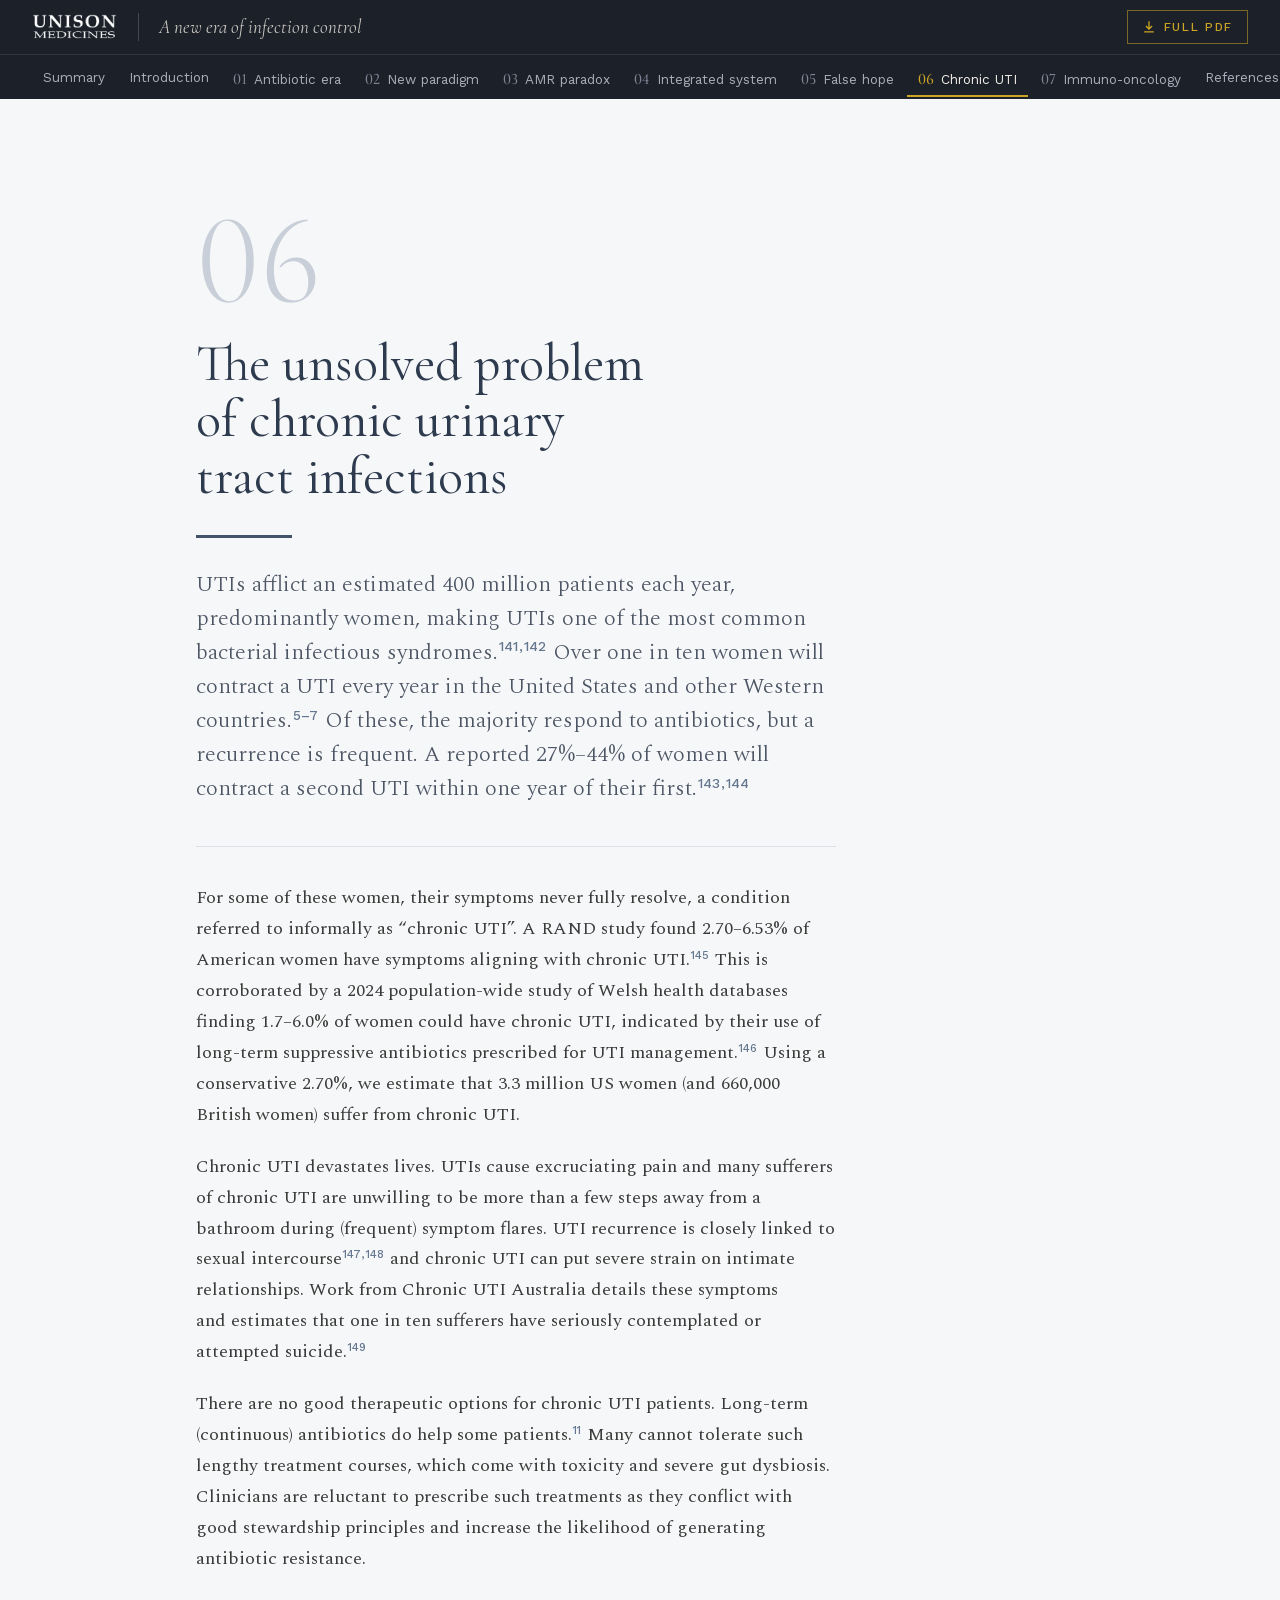
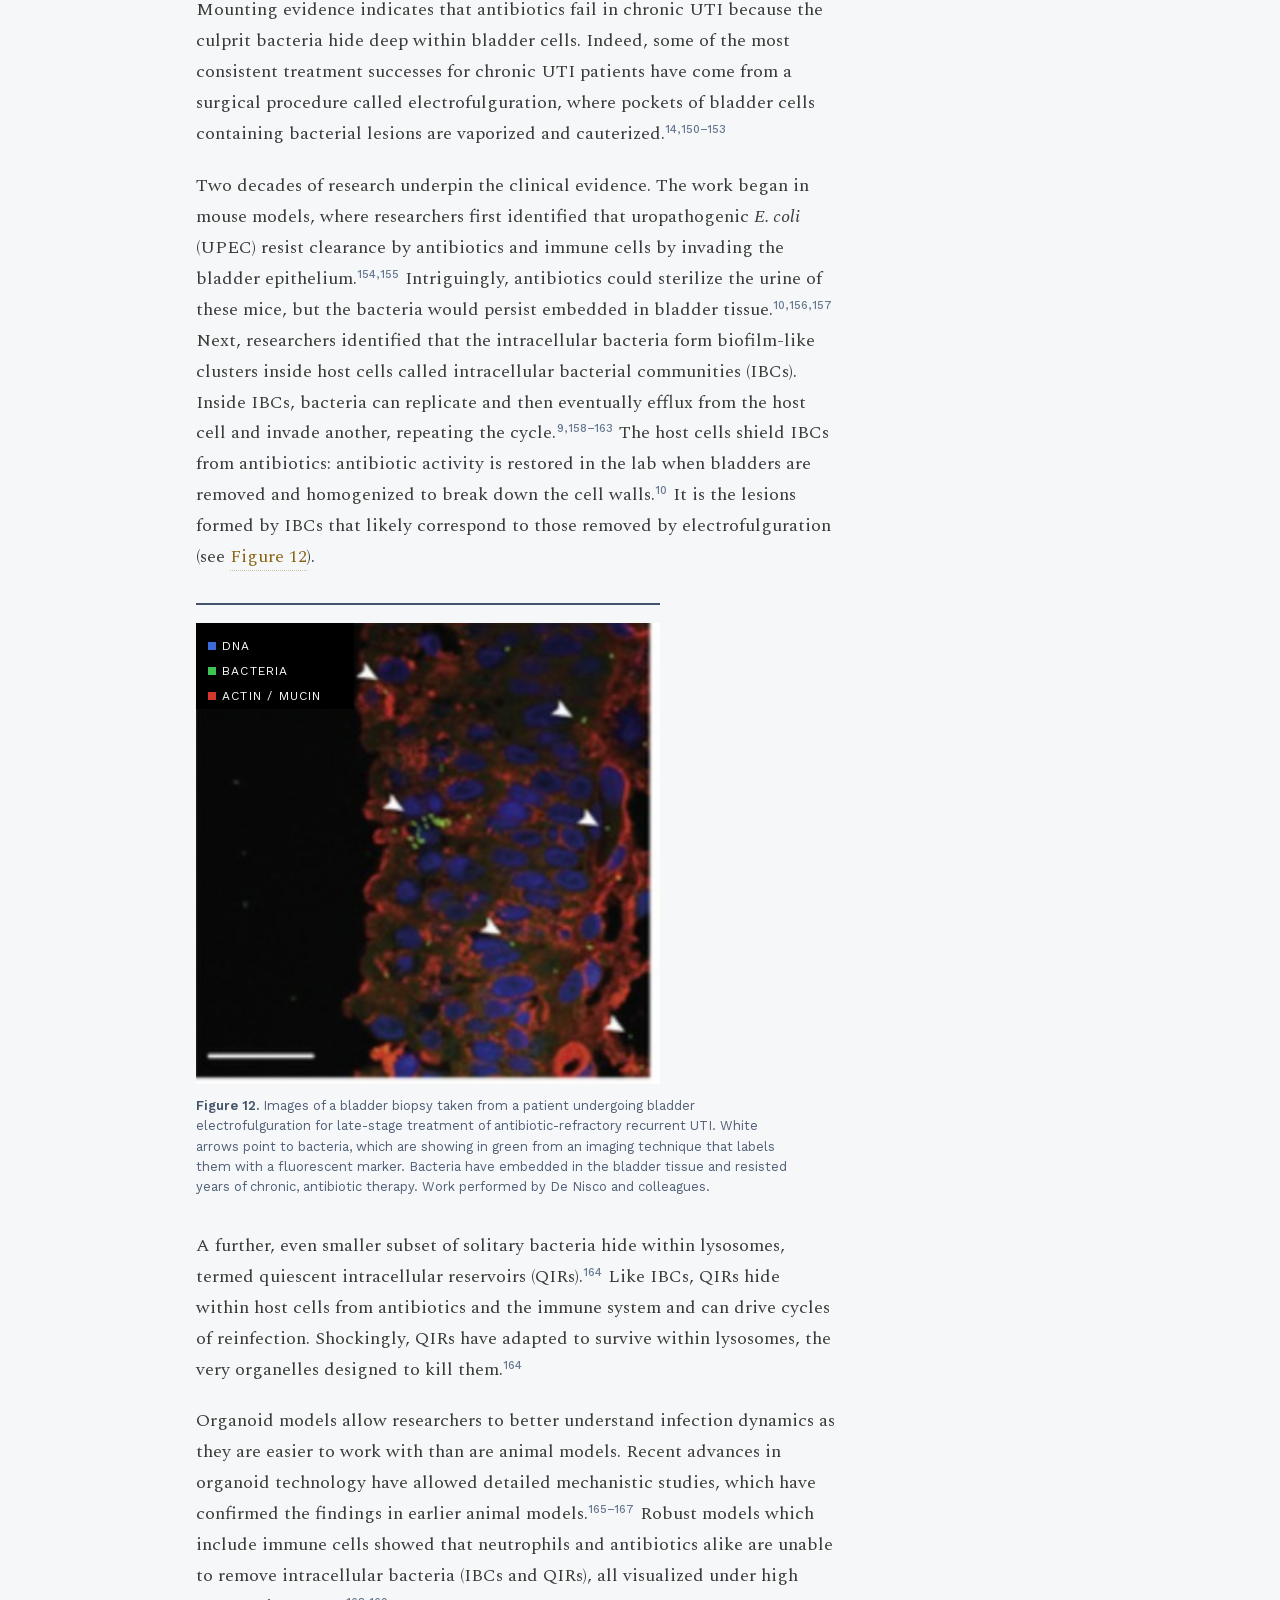
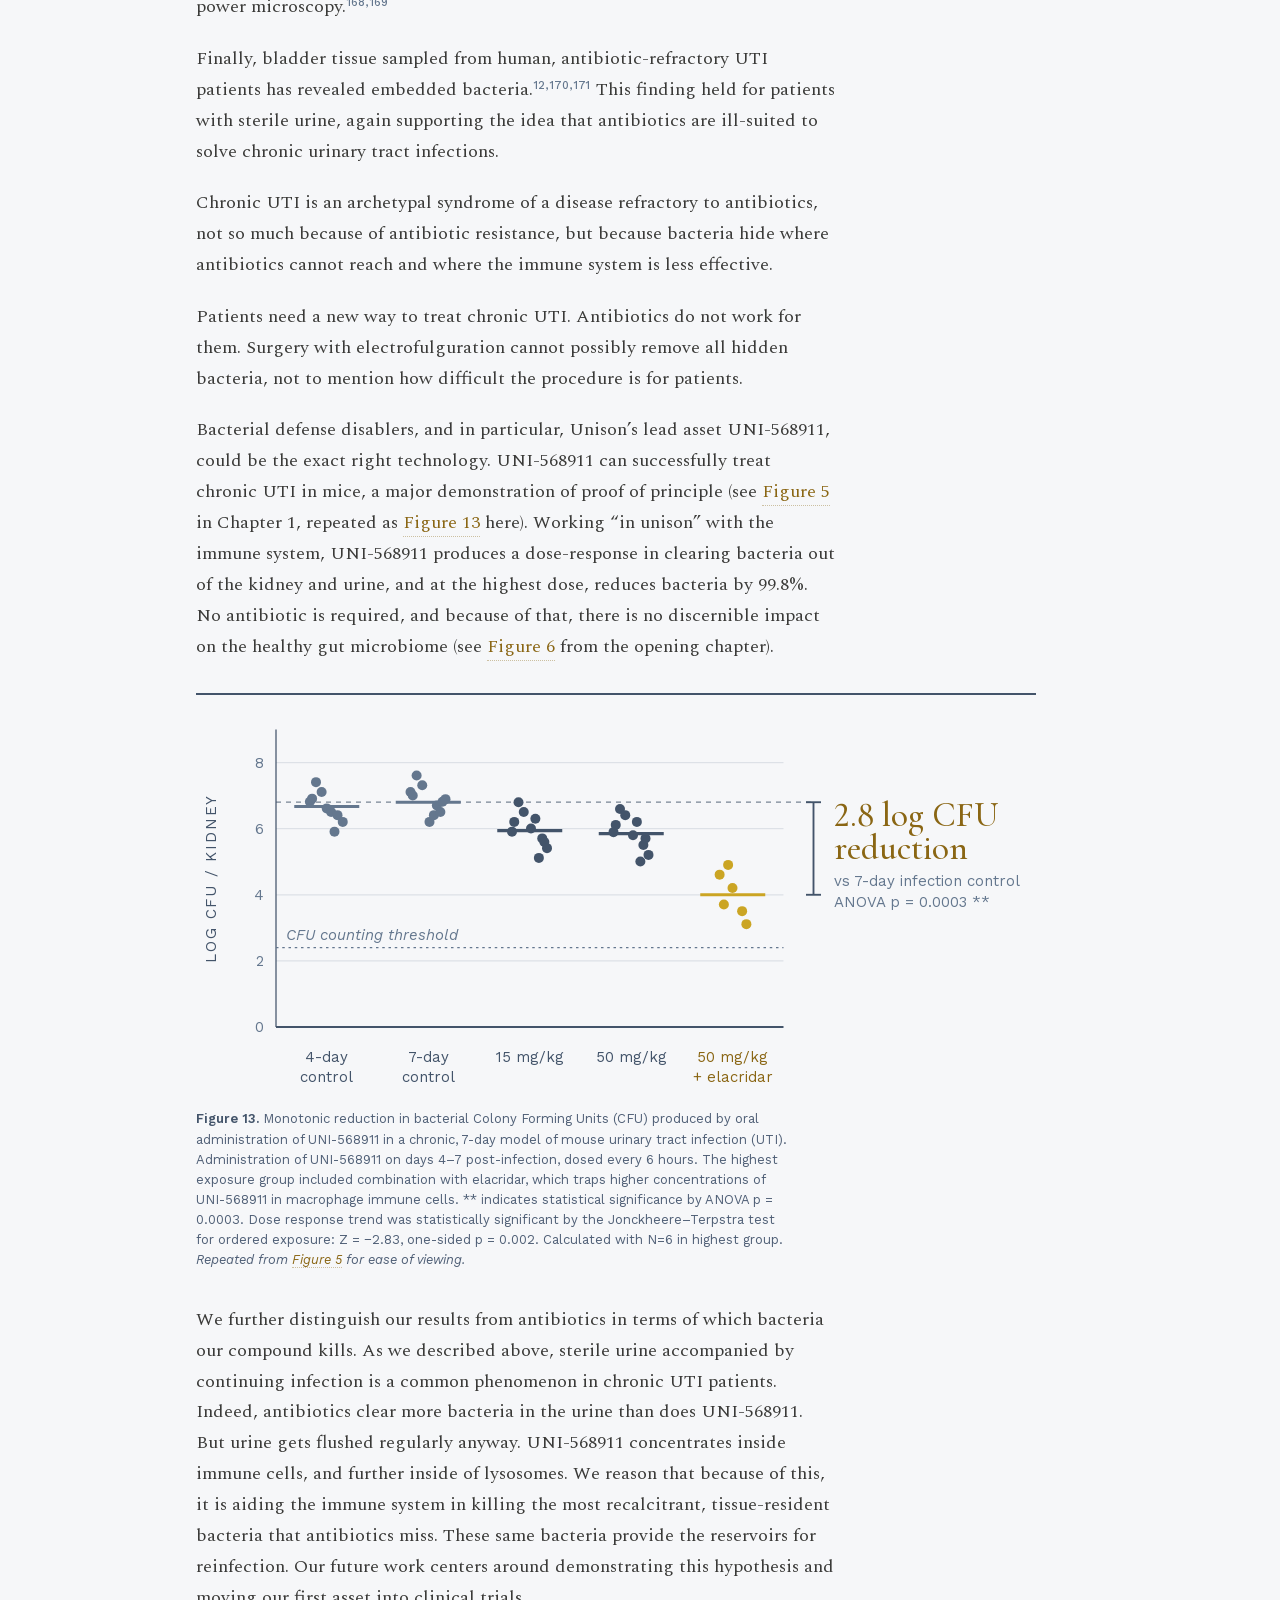
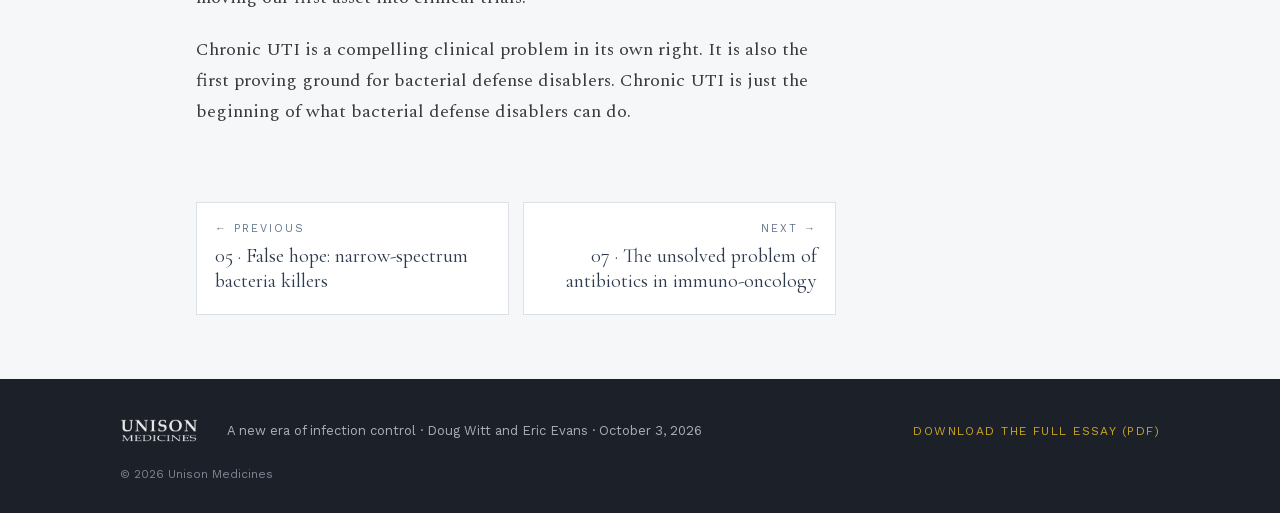
<file: chronic-uti.html>
<!doctype html>
<html lang="en">
<head>
<meta charset="utf-8">
<meta name="viewport" content="width=device-width, initial-scale=1">
<title>06 · The unsolved problem of chronic urinary tract infections — A new era of infection control</title>
<meta name="description" content="UTIs afflict an estimated 400 million patients each year, predominantly women, making UTIs one of the most common bacterial infectious syndromes.141,142…">
<meta name="author" content="Doug Witt and Eric Evans">
<link rel="canonical" href="https://unisonmedicines.com/chronic-uti.html">
<meta property="og:type" content="article">
<meta property="og:site_name" content="Unison Medicines">
<meta property="og:title" content="06 · The unsolved problem of chronic urinary tract infections — A new era of infection control">
<meta property="og:description" content="UTIs afflict an estimated 400 million patients each year, predominantly women, making UTIs one of the most common bacterial infectious syndromes.141,142…">
<meta property="og:url" content="https://unisonmedicines.com/chronic-uti.html">
<meta property="og:image" content="https://unisonmedicines.com/assets/og-image.png">
<meta name="twitter:card" content="summary_large_image">
<meta name="theme-color" content="#1C2029">
<link rel="icon" href="assets/favicon.svg" type="image/svg+xml">
<link rel="icon" href="assets/favicon-32.png" sizes="32x32" type="image/png">
<link rel="apple-touch-icon" href="assets/apple-touch-icon.png">
<link rel="preload" href="fonts/ae829ba0.woff2" as="font" type="font/woff2" crossorigin>
<link rel="stylesheet" href="fonts.css">
<link rel="stylesheet" href="style.css">
<script src="refs.js" defer></script>
<script src="site.js" defer></script>
</head>
<body>
<a class="skip" href="#content">Skip to content</a>
<header class="site-header">
  <div class="bar">
    <a class="brand" href="index.html" aria-label="Unison Medicines — home"><img src="assets/unison-logo.png" alt="Unison Medicines" width="907" height="275"></a>
    <a class="essay-title" href="index.html">A new era of infection control</a>
    <span class="here">06 · Chronic UTI</span>
    <a class="pdf" href="unison-a-new-era-of-infection-control.pdf" download><svg viewBox="0 0 16 16" aria-hidden="true"><path d="M8 1.5v8.5M4.5 6.8 8 10.3l3.5-3.5M2.5 13.5h11" fill="none" stroke="currentColor" stroke-width="1.5"/></svg><span>Full PDF</span></a>
    <button class="menu-btn" type="button" aria-expanded="false" aria-controls="menu"><span class="menu-ic" aria-hidden="true"></span><span>Contents</span></button>
  </div>
  <nav class="chapters" aria-label="Chapters"><ul><li><a href="index.html" title="Executive Summary">Summary</a></li><li><a href="introduction.html" title="Introduction">Introduction</a></li><li><a href="end-of-the-antibiotic-era.html" title="The end of the antibiotic era"><span class="n">01</span>Antibiotic era</a></li><li><a href="new-treatment-paradigm.html" title="The birth of a new treatment paradigm"><span class="n">02</span>New paradigm</a></li><li><a href="amr-paradox.html" title="The antimicrobial resistance paradox and the real crisis of treatment failure"><span class="n">03</span>AMR paradox</a></li><li><a href="one-integrated-system.html" title="One integrated system: the immune system and microbiome"><span class="n">04</span>Integrated system</a></li><li><a href="false-hope.html" title="False hope: narrow-spectrum bacteria killers"><span class="n">05</span>False hope</a></li><li><a href="chronic-uti.html" aria-current="page" title="The unsolved problem of chronic urinary tract infections"><span class="n">06</span>Chronic UTI</a></li><li><a href="immuno-oncology.html" title="The unsolved problem of antibiotics in immuno-oncology"><span class="n">07</span>Immuno-oncology</a></li><li><a href="references.html" title="Acknowledgments &amp; references">References</a></li><li class="pdf-item"><a href="unison-a-new-era-of-infection-control.pdf" download>Full PDF</a></li></ul></nav>
  <div class="progress" aria-hidden="true"><span></span></div>
</header>
<div class="menu" id="menu" hidden>
  <div class="menu-inner">
    <div class="menu-label">Contents</div>
    <ol><li><a href="index.html"><span class="n"></span><span class="t">Executive Summary</span></a></li><li><a href="introduction.html"><span class="n"></span><span class="t">Introduction</span></a></li><li><a href="end-of-the-antibiotic-era.html"><span class="n">01</span><span class="t">The end of the antibiotic era</span></a></li><li><a href="new-treatment-paradigm.html"><span class="n">02</span><span class="t">The birth of a new treatment paradigm</span></a></li><li><a href="amr-paradox.html"><span class="n">03</span><span class="t">The antimicrobial resistance paradox and the real crisis of treatment failure</span></a></li><li><a href="one-integrated-system.html"><span class="n">04</span><span class="t">One integrated system: the immune system and microbiome</span></a></li><li><a href="false-hope.html"><span class="n">05</span><span class="t">False hope: narrow-spectrum bacteria killers</span></a></li><li><a href="chronic-uti.html" aria-current="page"><span class="n">06</span><span class="t">The unsolved problem of chronic urinary tract infections</span></a></li><li><a href="immuno-oncology.html"><span class="n">07</span><span class="t">The unsolved problem of antibiotics in immuno-oncology</span></a></li><li><a href="references.html"><span class="n"></span><span class="t">Acknowledgments & references</span></a></li></ol>
    <a class="menu-pdf" href="unison-a-new-era-of-infection-control.pdf" download>Download the full essay (PDF)</a>
  </div>
</div>
<main id="content">
<article class="essay" id="summary"><header class="opener"><div class="ch-num" aria-hidden="true">06</div><div class="ch-kicker">Chapter 06</div><h1 class="ch-title">The unsolved problem of chronic urinary tract infections</h1><div class="rule"></div><p class="lede">UTIs afflict an estimated 400 million patients each year, predominantly women, making UTIs one of the most common bacterial infectious syndromes.<sup><a class="cite" href="references.html#ref-141" data-refs="141">141</a>,<a class="cite" href="references.html#ref-142" data-refs="142">142</a></sup> Over one in ten women will contract a UTI every year in the United States and other Western countries.<sup><a class="cite" href="references.html#ref-5" data-refs="5-7">5–7</a></sup> Of these, the majority respond to antibiotics, but a recurrence is frequent. A reported 27%–44% of women will contract a second UTI within one year of their first.<sup><a class="cite" href="references.html#ref-143" data-refs="143">143</a>,<a class="cite" href="references.html#ref-144" data-refs="144">144</a></sup></p></header><div class="prose"><p>For some of these women, their symptoms never fully resolve, a condition referred to informally as “chronic UTI”. A RAND study found 2.70–6.53% of American women have symptoms aligning with chronic UTI.<sup><a class="cite" href="references.html#ref-145" data-refs="145">145</a></sup> This is corroborated by a 2024 population-wide study of Welsh health databases finding 1.7–6.0% of women could have chronic UTI, indicated by their use of long-term suppressive antibiotics prescribed for UTI management.<sup><a class="cite" href="references.html#ref-146" data-refs="146">146</a></sup> Using a conservative 2.70%, we estimate that 3.3 million US women (and 660,000 British women) suffer from chronic UTI.</p>
<p>Chronic UTI devastates lives. UTIs cause excruciating pain and many sufferers of chronic UTI are unwilling to be more than a few steps away from a bathroom during (frequent) symptom flares. UTI recurrence is closely linked to sexual intercourse<sup><a class="cite" href="references.html#ref-147" data-refs="147">147</a>,<a class="cite" href="references.html#ref-148" data-refs="148">148</a></sup> and chronic UTI can put severe strain on intimate relationships. Work from Chronic UTI Australia details these symptoms and estimates that one in ten sufferers have seriously contemplated or attempted suicide.<sup><a class="cite" href="references.html#ref-149" data-refs="149">149</a></sup></p>
<p>There are no good therapeutic options for chronic UTI patients. Long-term (continuous) antibiotics do help some patients.<sup><a class="cite" href="references.html#ref-11" data-refs="11">11</a></sup> Many cannot tolerate such lengthy treatment courses, which come with toxicity and severe gut dysbiosis. Clinicians are reluctant to prescribe such treatments as they conflict with good stewardship principles and increase the likelihood of generating antibiotic resistance.</p>
<p>Mounting evidence indicates that antibiotics fail in chronic UTI because the culprit bacteria hide deep within bladder cells. Indeed, some of the most consistent treatment successes for chronic UTI patients have come from a surgical procedure called electrofulguration, where pockets of bladder cells containing bacterial lesions are vaporized and cauterized.<sup><a class="cite" href="references.html#ref-14" data-refs="14">14</a>,<a class="cite" href="references.html#ref-150" data-refs="150-153">150–153</a></sup></p>
<p>Two decades of research underpin the clinical evidence. The work began in mouse models, where researchers first identified that uropathogenic <i>E. coli </i>(UPEC) resist clearance by antibiotics and immune cells by invading the bladder epithelium.<sup><a class="cite" href="references.html#ref-154" data-refs="154">154</a>,<a class="cite" href="references.html#ref-155" data-refs="155">155</a></sup> Intriguingly, antibiotics could sterilize the urine of these mice, but the bacteria would persist embedded in bladder tissue.<sup><a class="cite" href="references.html#ref-10" data-refs="10">10</a>,<a class="cite" href="references.html#ref-156" data-refs="156">156</a>,<a class="cite" href="references.html#ref-157" data-refs="157">157</a></sup> Next, researchers identified that the intracellular bacteria form biofilm-like clusters inside host cells called intracellular bacterial communities (IBCs). Inside IBCs, bacteria can replicate and then eventually efflux from the host cell and invade another, repeating the cycle.<sup><a class="cite" href="references.html#ref-9" data-refs="9">9</a>,<a class="cite" href="references.html#ref-158" data-refs="158-163">158–163</a></sup> The host cells shield IBCs from antibiotics: antibiotic activity is restored in the lab when bladders are removed and homogenized to break down the cell walls.<sup><a class="cite" href="references.html#ref-10" data-refs="10">10</a></sup> It is the lesions formed by IBCs that likely correspond to those removed by electrofulguration (see <a class="figref" href="chronic-uti.html#figure-12">Figure 12</a>).</p>
<figure class="fig wide" id="figure-12"><div class="fig-frame" data-w="464" data-max="1.000" data-min="0"><div class="fig-inner" style="width:464px"><div style="width: 464px; border-top: 2px solid #43546A; padding-top: 18px;">
                  <div style="position: relative; width: 464px;">
                    <img width="310" height="308" loading="lazy" decoding="async" src="assets/fig10-bladder-biopsy.jpg" alt="Bladder biopsy showing embedded bacteria" style="width: 464px; display: block; height: auto;">
                    <div style="position: absolute; left: 0; top: 0; width: 158px; height: 86px; background: #000000;"></div>
                    <div style="position: absolute; left: 12px; top: 14px; display: flex; flex-direction: column; gap: 7px; font-family: 'Work Sans', sans-serif;"><div style="display: flex; align-items: center; gap: 6px;"><span style="width: 8px; height: 8px; background: #3A6BD6; display: block;"></span><span style="font-size: 12px; letter-spacing: .1em; text-transform: uppercase; color: #FFFFFF;">DNA</span></div><div style="display: flex; align-items: center; gap: 6px;"><span style="width: 8px; height: 8px; background: #3FC352; display: block;"></span><span style="font-size: 12px; letter-spacing: .1em; text-transform: uppercase; color: #FFFFFF;">Bacteria</span></div><div style="display: flex; align-items: center; gap: 6px;"><span style="width: 8px; height: 8px; background: #D3382C; display: block;"></span><span style="font-size: 12px; letter-spacing: .1em; text-transform: uppercase; color: #FFFFFF;">Actin / mucin</span></div></div>
                  </div>
                
                </div></div></div><button class="fig-enlarge" type="button" hidden>Enlarge figure 12</button><figcaption><span class="fig-label">Figure&nbsp;12.</span> Images of a bladder biopsy taken from a patient undergoing bladder electrofulguration for late-stage treatment of antibiotic-refractory recurrent UTI. White arrows point to bacteria, which are showing in green from an imaging technique that labels them with a fluorescent marker. Bacteria have embedded in the bladder tissue and resisted years of chronic, antibiotic therapy. Work performed by De Nisco and colleagues.</figcaption></figure>
<p>A further, even smaller subset of solitary bacteria hide within lysosomes, termed quiescent intracellular reservoirs (QIRs).<sup><a class="cite" href="references.html#ref-164" data-refs="164">164</a></sup> Like IBCs, QIRs hide within host cells from antibiotics and the immune system and can drive cycles of reinfection. Shockingly, QIRs have adapted to survive within lysosomes, the very organelles designed to kill them.<sup><a class="cite" href="references.html#ref-164" data-refs="164">164</a></sup></p>
<p>Organoid models allow researchers to better understand infection dynamics as they are easier to work with than are animal models. Recent advances in organoid technology have allowed detailed mechanistic studies, which have confirmed the findings in earlier animal models.<sup><a class="cite" href="references.html#ref-165" data-refs="165-167">165–167</a></sup> Robust models which include immune cells showed that neutrophils and antibiotics alike are unable to remove intracellular bacteria (IBCs and QIRs), all visualized under high power microscopy.<sup><a class="cite" href="references.html#ref-168" data-refs="168">168</a>,<a class="cite" href="references.html#ref-169" data-refs="169">169</a></sup></p>
<p>Finally, bladder tissue sampled from human, antibiotic-refractory UTI patients has revealed embedded bacteria.<sup><a class="cite" href="references.html#ref-12" data-refs="12">12</a>,<a class="cite" href="references.html#ref-170" data-refs="170">170</a>,<a class="cite" href="references.html#ref-171" data-refs="171">171</a></sup> This finding held for patients with sterile urine, again supporting the idea that antibiotics are ill-suited to solve chronic urinary tract infections.</p>
<p>Chronic UTI is an archetypal syndrome of a disease refractory to antibiotics, not so much because of antibiotic resistance, but because bacteria hide where antibiotics cannot reach and where the immune system is less effective.</p>
<p>Patients need a new way to treat chronic UTI. Antibiotics do not work for them. Surgery with electrofulguration cannot possibly remove all hidden bacteria, not to mention how difficult the procedure is for patients.</p>
<p>Bacterial defense disablers, and in particular, Unison’s lead asset UNI-568911, could be the exact right technology. UNI-568911 can successfully treat chronic UTI in mice, a major demonstration of proof of principle (see <a class="figref" href="new-treatment-paradigm.html#figure-5">Figure 5</a> in Chapter 1, repeated as <a class="figref" href="chronic-uti.html#figure-13">Figure 13</a> here). Working “in unison” with the immune system, UNI-568911 produces a dose-response in clearing bacteria out of the kidney and urine, and at the highest dose, reduces bacteria by 99.8%. No antibiotic is required, and because of that, there is no discernible impact on the healthy gut microbiome (see <a class="figref" href="new-treatment-paradigm.html#figure-6">Figure 6</a> from the opening chapter).</p>
<figure class="fig wide" id="figure-13"><div class="fig-frame" data-w="672" data-max="1.250" data-min="0"><div class="fig-inner" style="width:672px"><div><div style="border-top: 2px solid #43546A; padding-top: 14px; max-width: 672px;"><svg width="672" height="308" viewBox="0 0 672 308" style="display: block; max-width: 100%; height: auto; font-family: 'Work Sans', sans-serif;" role="img" aria-label="Bacterial load in kidney falls with ascending UNI-568911 dose in the 7-day mouse UTI model"><line x1="64" x2="470" y1="199.11111111111111" y2="199.11111111111111" stroke="#DDE1E7" stroke-width="1"></line><line x1="64" x2="470" y1="146.22222222222223" y2="146.22222222222223" stroke="#DDE1E7" stroke-width="1"></line><line x1="64" x2="470" y1="93.33333333333334" y2="93.33333333333334" stroke="#DDE1E7" stroke-width="1"></line><line x1="64" x2="470" y1="40.44444444444446" y2="40.44444444444446" stroke="#DDE1E7" stroke-width="1"></line><text x="54" y="256.2" font-size="12" font-weight="400" fill="#64778E" text-anchor="end">0</text><text x="54" y="203.3111111111111" font-size="12" font-weight="400" fill="#64778E" text-anchor="end">2</text><text x="54" y="150.42222222222222" font-size="12" font-weight="400" fill="#64778E" text-anchor="end">4</text><text x="54" y="97.53333333333335" font-size="12" font-weight="400" fill="#64778E" text-anchor="end">6</text><text x="54" y="44.64444444444446" font-size="12" font-weight="400" fill="#64778E" text-anchor="end">8</text><line x1="64" x2="64" y1="14" y2="252" stroke="#43546A" stroke-width="1"></line><line x1="64" x2="470" y1="252" y2="252" stroke="#43546A" stroke-width="1.5"></line><text transform="translate(16 133) rotate(-90)" text-anchor="middle" font-size="12" font-weight="400" fill="#43546A" letter-spacing=".12em">LOG CFU / KIDNEY</text><line x1="64" x2="494" y1="72.17777777777778" y2="72.17777777777778" stroke="#43546A" stroke-width="1" stroke-dasharray="4 4" opacity=".7"></line><line x1="64" x2="470" y1="188.53333333333333" y2="188.53333333333333" stroke="#64778E" stroke-width="1" stroke-dasharray="2 3"></line><text x="72" y="182.53333333333333" font-size="12" font-weight="400" fill="#64778E" font-style="italic">CFU counting threshold</text><circle cx="96.0" cy="56.1" r="4" fill="#64778E"></circle><circle cx="100.5" cy="64.0" r="4" fill="#64778E"></circle><circle cx="92.9" cy="69.3" r="4" fill="#64778E"></circle><circle cx="91.1" cy="71.8" r="4" fill="#64778E"></circle><circle cx="104.6" cy="77.1" r="4" fill="#64778E"></circle><circle cx="108.1" cy="80.0" r="4" fill="#64778E"></circle><circle cx="113.2" cy="82.5" r="4" fill="#64778E"></circle><circle cx="117.4" cy="87.9" r="4" fill="#64778E"></circle><circle cx="110.8" cy="95.7" r="4" fill="#64778E"></circle><line x1="78.6" x2="130.6" y1="75.61555555555557" y2="75.61555555555557" stroke="#64778E" stroke-width="2.5"></line><text x="104.6" y="279.6" font-size="12" font-weight="400" fill="#43546A" text-anchor="middle">4-day</text><text x="104.6" y="295.6" font-size="12" font-weight="400" fill="#43546A" text-anchor="middle">control</text><circle cx="171.6" cy="64.0" r="4" fill="#64778E"></circle><circle cx="173.4" cy="66.8" r="4" fill="#64778E"></circle><circle cx="176.5" cy="50.8" r="4" fill="#64778E"></circle><circle cx="181.0" cy="58.6" r="4" fill="#64778E"></circle><circle cx="186.8" cy="87.9" r="4" fill="#64778E"></circle><circle cx="190.3" cy="82.5" r="4" fill="#64778E"></circle><circle cx="192.7" cy="74.7" r="4" fill="#64778E"></circle><circle cx="195.5" cy="80.0" r="4" fill="#64778E"></circle><circle cx="197.2" cy="71.8" r="4" fill="#64778E"></circle><circle cx="199.6" cy="69.7" r="4" fill="#64778E"></circle><line x1="159.8" x2="211.8" y1="72.17777777777778" y2="72.17777777777778" stroke="#64778E" stroke-width="2.5"></line><text x="185.8" y="279.6" font-size="12" font-weight="400" fill="#43546A" text-anchor="middle">7-day</text><text x="185.8" y="295.6" font-size="12" font-weight="400" fill="#43546A" text-anchor="middle">control</text><circle cx="252.8" cy="95.7" r="4" fill="#43546A"></circle><circle cx="254.6" cy="87.9" r="4" fill="#43546A"></circle><circle cx="258.0" cy="72.2" r="4" fill="#43546A"></circle><circle cx="262.2" cy="80.0" r="4" fill="#43546A"></circle><circle cx="268.0" cy="93.2" r="4" fill="#43546A"></circle><circle cx="271.5" cy="85.4" r="4" fill="#43546A"></circle><circle cx="274.3" cy="116.7" r="4" fill="#43546A"></circle><circle cx="277.0" cy="101.1" r="4" fill="#43546A"></circle><circle cx="278.7" cy="104.0" r="4" fill="#43546A"></circle><circle cx="280.8" cy="108.9" r="4" fill="#43546A"></circle><line x1="241" x2="293" y1="94.91999999999999" y2="94.91999999999999" stroke="#43546A" stroke-width="2.5"></line><text x="267" y="279.6" font-size="12" font-weight="400" fill="#43546A" text-anchor="middle">15 mg/kg</text><circle cx="334.0" cy="96.1" r="4" fill="#43546A"></circle><circle cx="335.8" cy="90.3" r="4" fill="#43546A"></circle><circle cx="339.2" cy="77.6" r="4" fill="#43546A"></circle><circle cx="343.4" cy="82.5" r="4" fill="#43546A"></circle><circle cx="349.6" cy="98.6" r="4" fill="#43546A"></circle><circle cx="352.7" cy="87.9" r="4" fill="#43546A"></circle><circle cx="355.5" cy="119.6" r="4" fill="#43546A"></circle><circle cx="357.9" cy="106.4" r="4" fill="#43546A"></circle><circle cx="359.6" cy="101.1" r="4" fill="#43546A"></circle><circle cx="362.0" cy="114.3" r="4" fill="#43546A"></circle><line x1="322.2" x2="374.2" y1="97.30000000000001" y2="97.30000000000001" stroke="#43546A" stroke-width="2.5"></line><text x="348.2" y="279.6" font-size="12" font-weight="400" fill="#43546A" text-anchor="middle">50 mg/kg</text><circle cx="418.9" cy="130.1" r="4" fill="#CBA524"></circle><circle cx="422.3" cy="154.0" r="4" fill="#CBA524"></circle><circle cx="425.7" cy="122.3" r="4" fill="#CBA524"></circle><circle cx="429.2" cy="140.8" r="4" fill="#CBA524"></circle><circle cx="436.9" cy="159.3" r="4" fill="#CBA524"></circle><circle cx="440.3" cy="169.7" r="4" fill="#CBA524"></circle><line x1="403.40000000000003" x2="455.40000000000003" y1="146.22222222222223" y2="146.22222222222223" stroke="#CBA524" stroke-width="2.5"></line><text x="429.40000000000003" y="279.6" font-size="12" font-weight="400" fill="#8A6614" text-anchor="middle">50 mg/kg</text><text x="429.40000000000003" y="295.6" font-size="12" font-weight="400" fill="#8A6614" text-anchor="middle">+ elacridar</text><line x1="494" x2="494" y1="72.17777777777778" y2="146.22222222222223" stroke="#43546A" stroke-width="1.5"></line><line x1="488" x2="500" y1="146.22222222222223" y2="146.22222222222223" stroke="#43546A" stroke-width="1.5"></line><line x1="488" x2="500" y1="72.17777777777778" y2="72.17777777777778" stroke="#43546A" stroke-width="1.5"></line><text x="510" y="91.2" font-family="'Cormorant Garamond', serif" font-size="28" font-weight="500" fill="#8A6614" style="font-variant-numeric: lining-nums;">2.8 log CFU</text><text x="510" y="117.2" font-family="'Cormorant Garamond', serif" font-size="28" font-weight="500" fill="#8A6614">reduction</text><text x="510" y="139.2" font-size="12" font-weight="400" fill="#64778E">vs 7-day infection control</text><text x="510" y="156" font-size="12" font-weight="400" fill="#64778E">ANOVA p = 0.0003 **</text></svg>
</div></div></div></div><button class="fig-enlarge" type="button" hidden>Enlarge figure 13</button><figcaption><span class="fig-label">Figure&nbsp;13.</span> Monotonic reduction in bacterial Colony Forming Units (CFU) produced by oral administration of UNI-568911 in a chronic, 7-day model of mouse urinary tract infection (UTI). Administration of UNI-568911 on days 4–7 post-infection, dosed every 6 hours. The highest exposure group included combination with elacridar, which traps higher concentrations of UNI-568911 in macrophage immune cells. ** indicates statistical significance by ANOVA p = 0.0003. Dose response trend was statistically significant by the Jonckheere–Terpstra test for ordered exposure: Z = −2.83, one-sided p = 0.002. Calculated with N=6 in highest group. <i>Repeated from <a class="figref" href="new-treatment-paradigm.html#figure-5">Figure 5</a> for ease of viewing.</i></figcaption></figure>
<p>We further distinguish our results from antibiotics in terms of which bacteria our compound kills. As we described above, sterile urine accompanied by continuing infection is a common phenomenon in chronic UTI patients. Indeed, antibiotics clear more bacteria in the urine than does UNI-568911. But urine gets flushed regularly anyway. UNI-568911 concentrates inside immune cells, and further inside of lysosomes. We reason that because of this, it is aiding the immune system in killing the most recalcitrant, tissue-resident bacteria that antibiotics miss. These same bacteria provide the reservoirs for reinfection. Our future work centers around demonstrating this hypothesis and moving our first asset into clinical trials.</p>
<p>Chronic UTI is a compelling clinical problem in its own right. It is also the first proving ground for bacterial defense disablers. Chronic UTI is just the beginning of what bacterial defense disablers can do.</p></div></article>
</main>
<nav class="prevnext" aria-label="Chapter navigation"><a class="pn prev" href="false-hope.html"><span class="pn-k">Previous</span><span class="pn-t">05 · False hope: narrow-spectrum bacteria killers</span></a><a class="pn next" href="immuno-oncology.html"><span class="pn-k">Next</span><span class="pn-t">07 · The unsolved problem of antibiotics in immuno-oncology</span></a></nav>
<footer class="site-footer">
  <div class="foot-inner">
    <img src="assets/unison-logo.png" alt="Unison Medicines" width="907" height="275">
    <div class="foot-meta">A new era of infection control · Doug Witt and Eric Evans · October 3, 2026</div>
    <a href="unison-a-new-era-of-infection-control.pdf" download>Download the full essay (PDF)</a>
  </div>
  <div class="foot-copy">© 2026 Unison Medicines</div>
</footer>
<div class="cite-pop" role="dialog" aria-label="Reference" hidden></div>
</body>
</html>
</file>
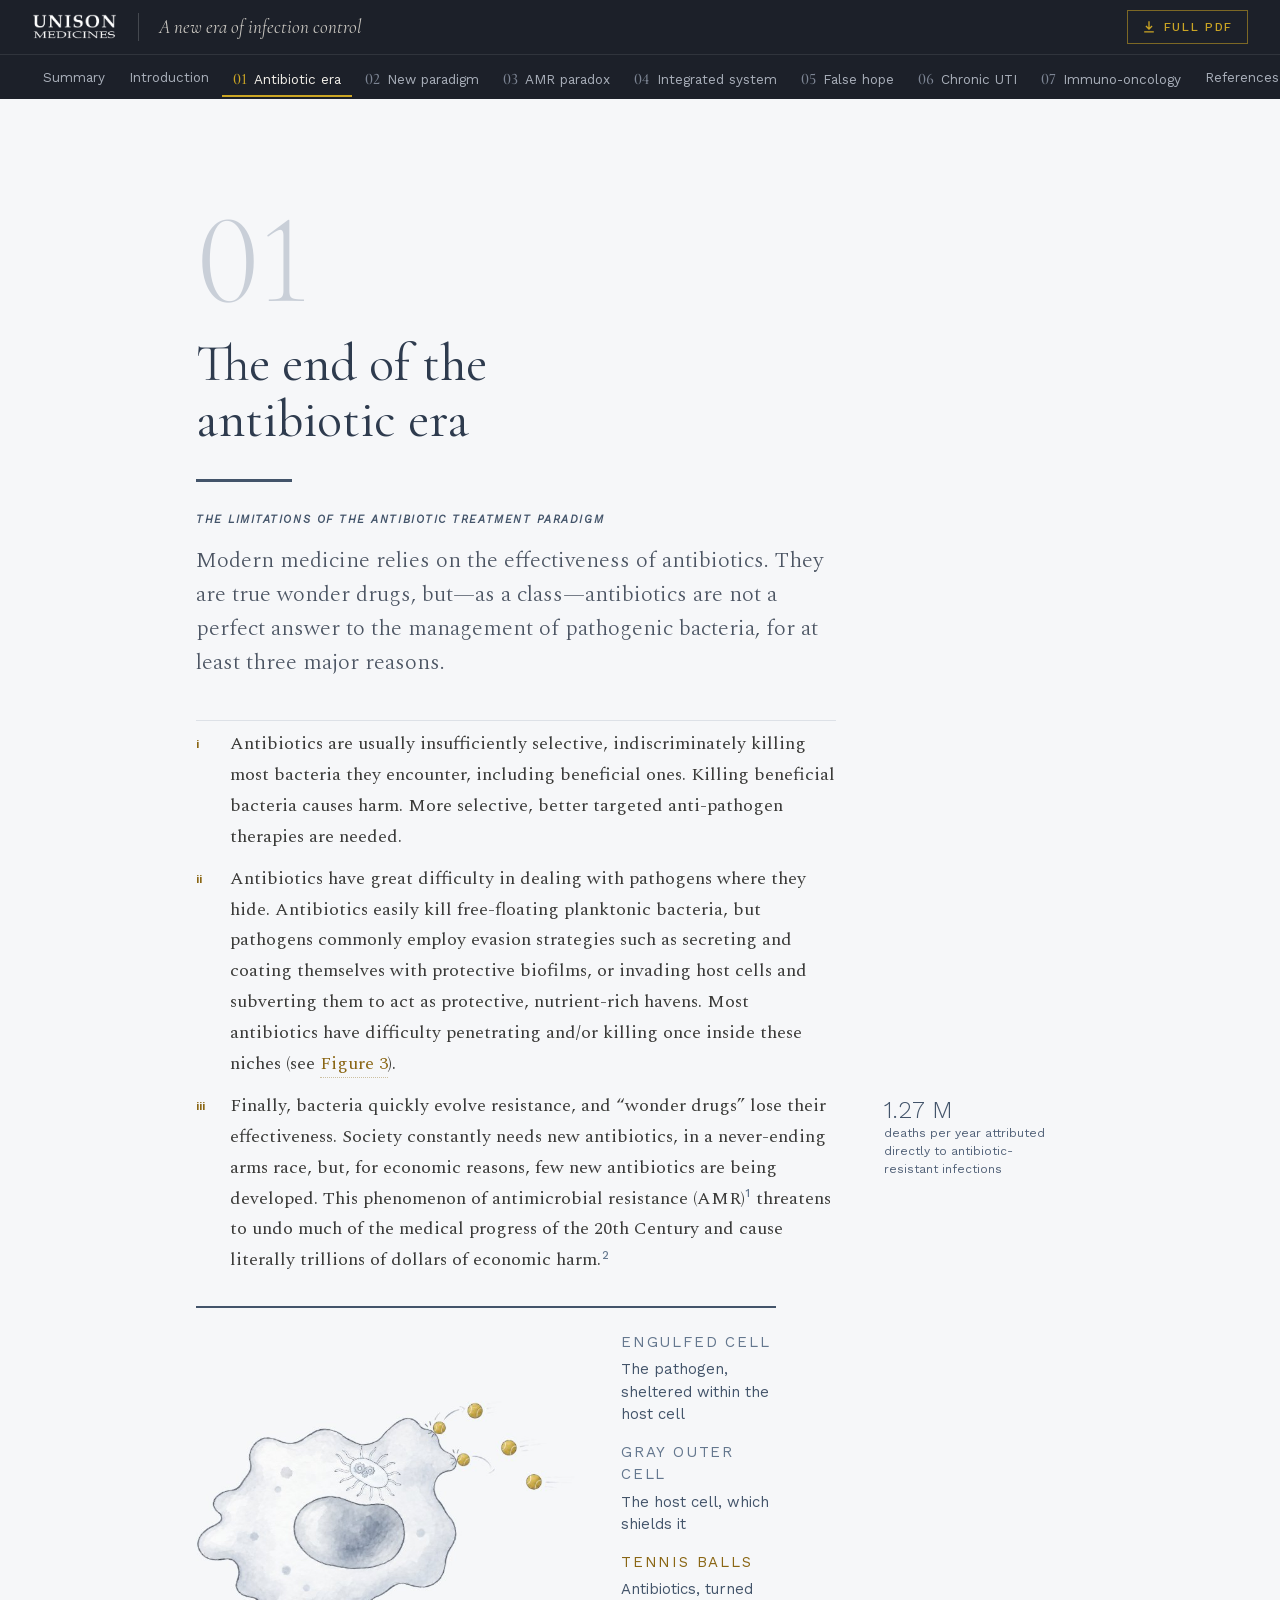
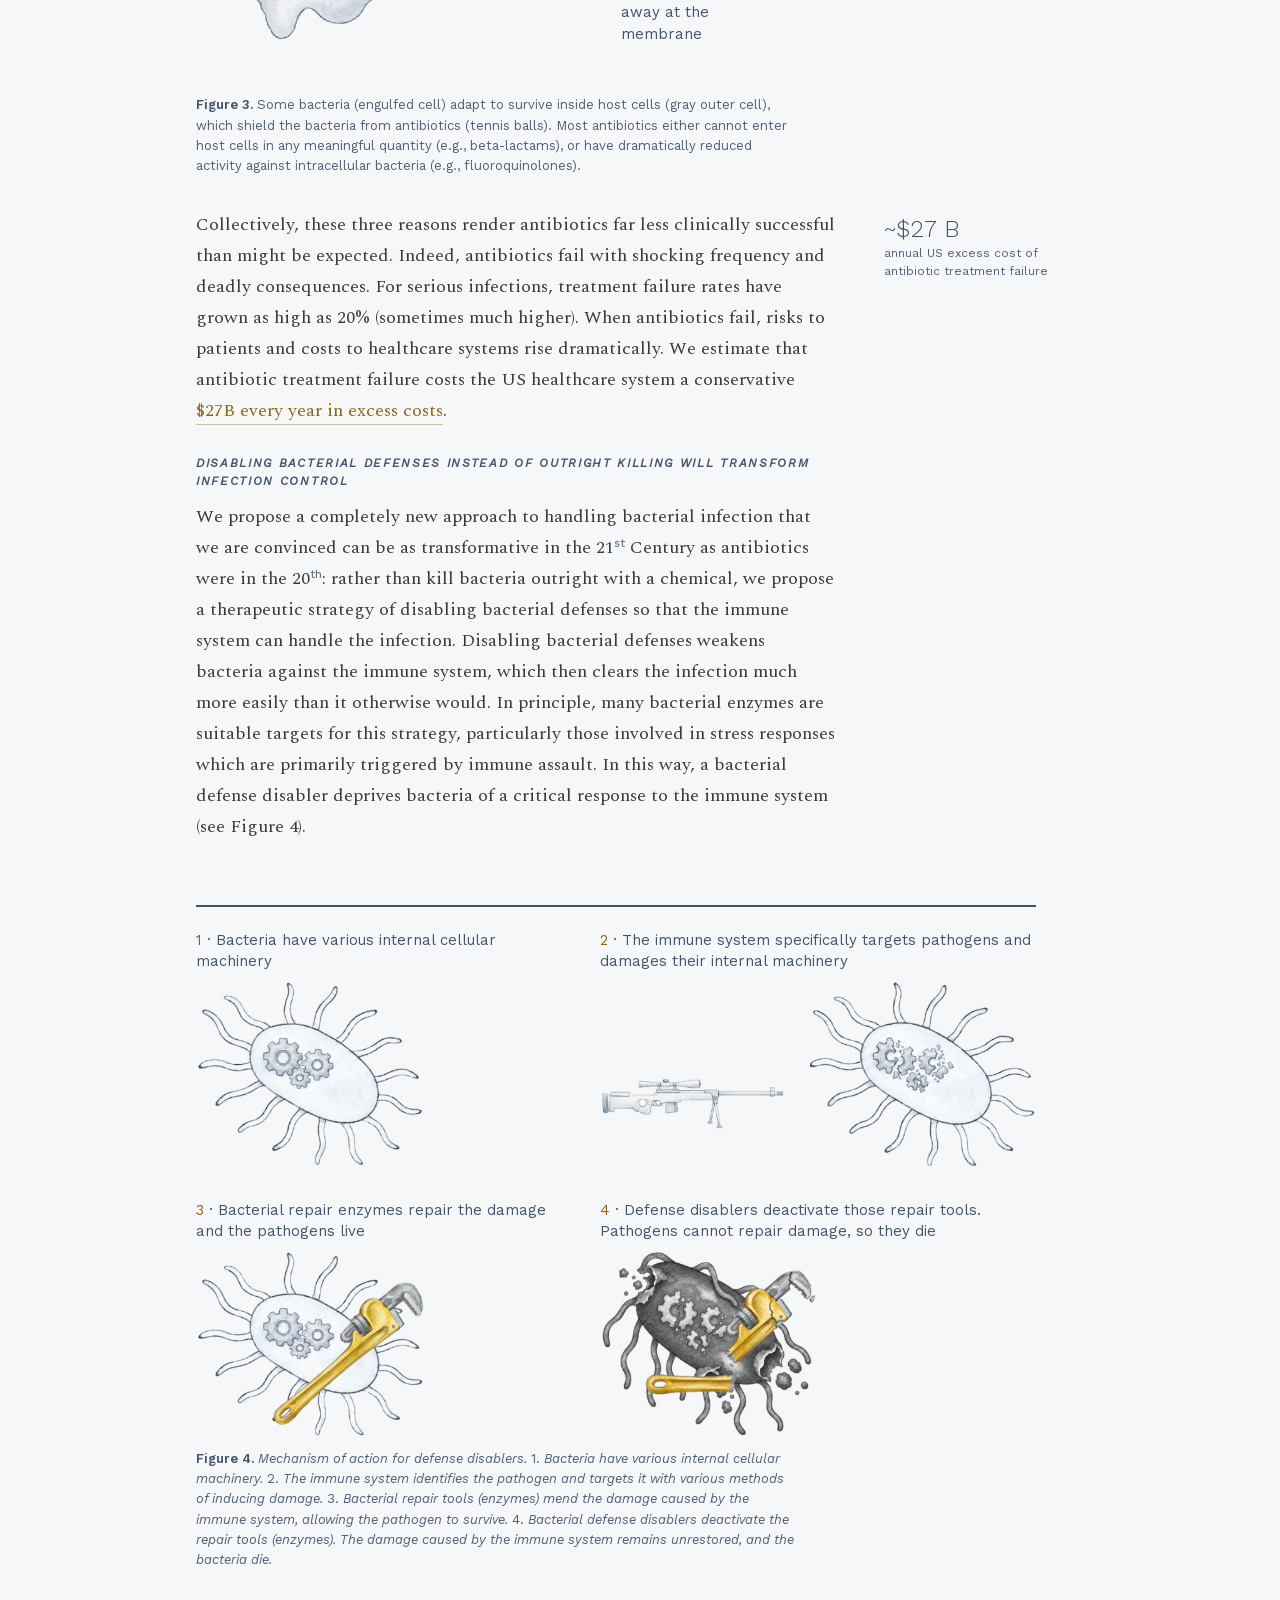
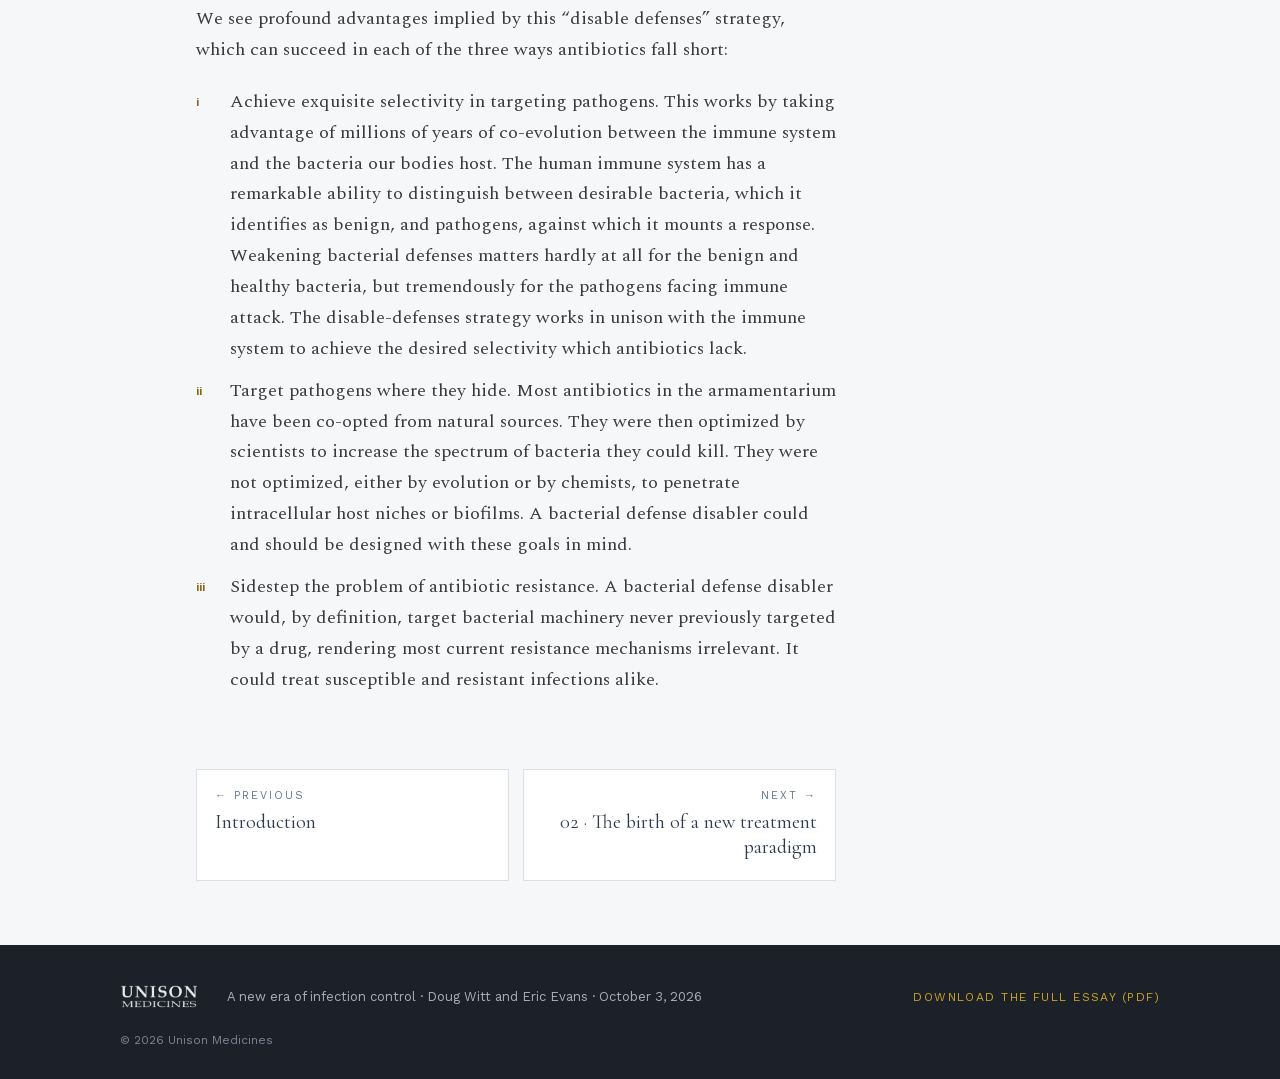
<file: end-of-the-antibiotic-era.html>
<!doctype html>
<html lang="en">
<head>
<meta charset="utf-8">
<meta name="viewport" content="width=device-width, initial-scale=1">
<title>01 · The end of the antibiotic era — A new era of infection control</title>
<meta name="description" content="Modern medicine relies on the effectiveness of antibiotics. They are true wonder drugs, but—as a class—antibiotics are not a perfect answer to the…">
<meta name="author" content="Doug Witt and Eric Evans">
<link rel="canonical" href="https://unisonmedicines.com/end-of-the-antibiotic-era.html">
<meta property="og:type" content="article">
<meta property="og:site_name" content="Unison Medicines">
<meta property="og:title" content="01 · The end of the antibiotic era — A new era of infection control">
<meta property="og:description" content="Modern medicine relies on the effectiveness of antibiotics. They are true wonder drugs, but—as a class—antibiotics are not a perfect answer to the…">
<meta property="og:url" content="https://unisonmedicines.com/end-of-the-antibiotic-era.html">
<meta property="og:image" content="https://unisonmedicines.com/assets/og-image.png">
<meta name="twitter:card" content="summary_large_image">
<meta name="theme-color" content="#1C2029">
<link rel="icon" href="assets/favicon.svg" type="image/svg+xml">
<link rel="icon" href="assets/favicon-32.png" sizes="32x32" type="image/png">
<link rel="apple-touch-icon" href="assets/apple-touch-icon.png">
<link rel="preload" href="fonts/ae829ba0.woff2" as="font" type="font/woff2" crossorigin>
<link rel="stylesheet" href="fonts.css">
<link rel="stylesheet" href="style.css">
<script src="refs.js" defer></script>
<script src="site.js" defer></script>
</head>
<body>
<a class="skip" href="#content">Skip to content</a>
<header class="site-header">
  <div class="bar">
    <a class="brand" href="index.html" aria-label="Unison Medicines — home"><img src="assets/unison-logo.png" alt="Unison Medicines" width="907" height="275"></a>
    <a class="essay-title" href="index.html">A new era of infection control</a>
    <span class="here">01 · Antibiotic era</span>
    <a class="pdf" href="unison-a-new-era-of-infection-control.pdf" download><svg viewBox="0 0 16 16" aria-hidden="true"><path d="M8 1.5v8.5M4.5 6.8 8 10.3l3.5-3.5M2.5 13.5h11" fill="none" stroke="currentColor" stroke-width="1.5"/></svg><span>Full PDF</span></a>
    <button class="menu-btn" type="button" aria-expanded="false" aria-controls="menu"><span class="menu-ic" aria-hidden="true"></span><span>Contents</span></button>
  </div>
  <nav class="chapters" aria-label="Chapters"><ul><li><a href="index.html" title="Executive Summary">Summary</a></li><li><a href="introduction.html" title="Introduction">Introduction</a></li><li><a href="end-of-the-antibiotic-era.html" aria-current="page" title="The end of the antibiotic era"><span class="n">01</span>Antibiotic era</a></li><li><a href="new-treatment-paradigm.html" title="The birth of a new treatment paradigm"><span class="n">02</span>New paradigm</a></li><li><a href="amr-paradox.html" title="The antimicrobial resistance paradox and the real crisis of treatment failure"><span class="n">03</span>AMR paradox</a></li><li><a href="one-integrated-system.html" title="One integrated system: the immune system and microbiome"><span class="n">04</span>Integrated system</a></li><li><a href="false-hope.html" title="False hope: narrow-spectrum bacteria killers"><span class="n">05</span>False hope</a></li><li><a href="chronic-uti.html" title="The unsolved problem of chronic urinary tract infections"><span class="n">06</span>Chronic UTI</a></li><li><a href="immuno-oncology.html" title="The unsolved problem of antibiotics in immuno-oncology"><span class="n">07</span>Immuno-oncology</a></li><li><a href="references.html" title="Acknowledgments &amp; references">References</a></li><li class="pdf-item"><a href="unison-a-new-era-of-infection-control.pdf" download>Full PDF</a></li></ul></nav>
  <div class="progress" aria-hidden="true"><span></span></div>
</header>
<div class="menu" id="menu" hidden>
  <div class="menu-inner">
    <div class="menu-label">Contents</div>
    <ol><li><a href="index.html"><span class="n"></span><span class="t">Executive Summary</span></a></li><li><a href="introduction.html"><span class="n"></span><span class="t">Introduction</span></a></li><li><a href="end-of-the-antibiotic-era.html" aria-current="page"><span class="n">01</span><span class="t">The end of the antibiotic era</span></a></li><li><a href="new-treatment-paradigm.html"><span class="n">02</span><span class="t">The birth of a new treatment paradigm</span></a></li><li><a href="amr-paradox.html"><span class="n">03</span><span class="t">The antimicrobial resistance paradox and the real crisis of treatment failure</span></a></li><li><a href="one-integrated-system.html"><span class="n">04</span><span class="t">One integrated system: the immune system and microbiome</span></a></li><li><a href="false-hope.html"><span class="n">05</span><span class="t">False hope: narrow-spectrum bacteria killers</span></a></li><li><a href="chronic-uti.html"><span class="n">06</span><span class="t">The unsolved problem of chronic urinary tract infections</span></a></li><li><a href="immuno-oncology.html"><span class="n">07</span><span class="t">The unsolved problem of antibiotics in immuno-oncology</span></a></li><li><a href="references.html"><span class="n"></span><span class="t">Acknowledgments & references</span></a></li></ol>
    <a class="menu-pdf" href="unison-a-new-era-of-infection-control.pdf" download>Download the full essay (PDF)</a>
  </div>
</div>
<main id="content">
<article class="essay" id="summary"><header class="opener"><div class="ch-num" aria-hidden="true">01</div><div class="ch-kicker">Chapter 01</div><h1 class="ch-title">The end of the antibiotic era</h1><div class="rule"></div><div class="ch-sub"><i>The limitations of the antibiotic treatment paradigm</i></div><p class="lede">Modern medicine relies on the effectiveness of antibiotics. They are true wonder drugs, but—as a class—antibiotics are not a perfect answer to the management of pathogenic bacteria, for at least three major reasons.</p></header><div class="prose"><ul class="list roman"><li><span class="mk">i</span><div>Antibiotics are usually insufficiently selective, indiscriminately killing most bacteria they encounter, including beneficial ones. Killing beneficial bacteria causes harm. More selective, better targeted anti-pathogen therapies are needed.</div></li><li><span class="mk">ii</span><div>Antibiotics have great difficulty in dealing with pathogens where they hide. Antibiotics easily kill free-floating planktonic bacteria, but pathogens commonly employ evasion strategies such as secreting and coating themselves with protective biofilms, or invading host cells and subverting them to act as protective, nutrient-rich havens. Most antibiotics have difficulty penetrating and/or killing once inside these niches (see <a class="figref" href="end-of-the-antibiotic-era.html#figure-3">Figure 3</a>).</div></li><li><span class="mk">iii</span><div><aside class="margin stat" aria-label="Key figure"><div class="stat-n">1.27 M</div><div class="stat-l">deaths per year attributed directly to antibiotic-resistant infections</div></aside>Finally, bacteria quickly evolve resistance, and “wonder drugs” lose their effectiveness. Society constantly needs new antibiotics, in a never-ending arms race, but, for economic reasons, few new antibiotics are being developed. This phenomenon of antimicrobial resistance (AMR)<sup><a class="cite" href="references.html#ref-1" data-refs="1">1</a></sup> threatens to undo much of the medical progress of the 20th Century and cause literally trillions of dollars of economic harm.<sup><a class="cite" href="references.html#ref-2" data-refs="2">2</a></sup></div></li></ul>
<figure class="fig col" id="figure-3"><div class="fig-frame" data-w="464" data-max="1.250" data-min="0"><div class="fig-inner" style="width:464px"><div style="border-top: 2px solid #43546A; padding-top: 18px; margin-bottom: 22px;">
                <div style="display: flex; gap: 22px; align-items: flex-end;">
                  <img width="636" height="424" loading="lazy" decoding="async" src="assets/fig03-intracellular-shield.jpg" alt="A bacterium sheltering inside a host cell while antibiotics bounce off the membrane" style="width: 318px; display: block; height: auto;">
                  <div style="flex: 1; display: flex; flex-direction: column; gap: 12px; padding-bottom: 8px;">
                    <div><div style="font-size: 12px; letter-spacing: .12em; text-transform: uppercase; color: #64778E; margin-bottom: 4px;">Engulfed cell</div><div style="font-size: 12px; line-height: 1.5; color: #43546A;">The pathogen, sheltered within the host cell</div></div>
                    <div><div style="font-size: 12px; letter-spacing: .12em; text-transform: uppercase; color: #64778E; margin-bottom: 4px;">Gray outer cell</div><div style="font-size: 12px; line-height: 1.5; color: #43546A;">The host cell, which shields it</div></div>
                    <div><div style="font-size: 12px; letter-spacing: .12em; text-transform: uppercase; color: #8A6614; margin-bottom: 4px;">Tennis balls</div><div style="font-size: 12px; line-height: 1.5; color: #43546A;">Antibiotics, turned away at the membrane</div></div>
                  </div>
                </div>
                
              </div></div></div><button class="fig-enlarge" type="button" hidden>Enlarge figure 3</button><figcaption><span class="fig-label">Figure&nbsp;3.</span> Some bacteria (engulfed cell) adapt to survive inside host cells (gray outer cell), which shield the bacteria from antibiotics (tennis balls). Most antibiotics either cannot enter host cells in any meaningful quantity (e.g., beta-lactams), or have dramatically reduced activity against intracellular bacteria (e.g., fluoroquinolones).</figcaption></figure>
<aside class="margin stat" aria-label="Key figure"><div class="stat-n">~$27 B</div><div class="stat-l">annual US excess cost of antibiotic treatment failure</div></aside><p>Collectively, these three reasons render antibiotics far less clinically successful than might be expected. Indeed, antibiotics fail with shocking frequency and deadly consequences. For serious infections, treatment failure rates have grown as high as 20% (sometimes much higher). When antibiotics fail, risks to patients and costs to healthcare systems rise dramatically. We estimate that antibiotic treatment failure costs the US healthcare system a conservative <a href="amr-paradox.html" data-xref="ch03">$27B every year in excess costs</a>.</p>
<h2 class="sub" id="disabling-bacterial-defenses-instead-of-outright-killing-wil"><a href="#disabling-bacterial-defenses-instead-of-outright-killing-wil">Disabling bacterial defenses instead of outright killing will transform infection control</a></h2>
<p>We propose a completely new approach to handling bacterial infection that we are convinced can be as transformative in the 21<sup>st</sup> Century as antibiotics were in the 20<sup>th</sup>: rather than kill bacteria outright with a chemical, we propose a therapeutic strategy of disabling bacterial defenses so that the immune system can handle the infection. Disabling bacterial defenses weakens bacteria against the immune system, which then clears the infection much more easily than it otherwise would. In principle, many bacterial enzymes are suitable targets for this strategy, particularly those involved in stress responses which are primarily triggered by immune assault. In this way, a bacterial defense disabler deprives bacteria of a critical response to the immune system (see Figure 4).</p>
<figure class="fig wide" id="figure-4"><div class="fig-frame" data-w="672" data-max="1.250" data-min="0"><div class="fig-inner" style="width:672px"><div style="border-top: 2px solid #43546A; padding-top: 18px; margin-top: 26px;">
              <div style="display: grid; grid-template-columns: repeat(2, 1fr); gap: 26px 24px;">
                <div>
                  <div style="font-size: 12px; font-weight: 400; line-height: 1.4; color: #43546A; margin-bottom: 6px; min-height: 34px;"><span style="color: #8A6614;">1</span> · Bacteria have various internal cellular machinery</div>
                  <div style="height: 150px; display: flex; align-items: flex-end;"><img width="364" height="300" loading="lazy" decoding="async" src="assets/fig04-a.jpg" alt="Panel 1: Bacteria have various internal cellular machinery" style="height: 150px; width: auto; max-width: none; display: block;"></div>
                </div>
                <div>
                  <div style="font-size: 12px; font-weight: 400; line-height: 1.4; color: #43546A; margin-bottom: 6px; min-height: 34px;"><span style="color: #8A6614;">2</span> · The immune system specifically targets pathogens and damages their internal machinery</div>
                  <div style="height: 150px; display: flex; align-items: flex-end;"><img width="697" height="300" loading="lazy" decoding="async" src="assets/fig04-b.jpg" alt="Panel 2: The immune system specifically targets pathogens and damages their internal machinery" style="height: 150px; width: auto; max-width: none; display: block;"></div>
                </div>
                <div>
                  <div style="font-size: 12px; font-weight: 400; line-height: 1.4; color: #43546A; margin-bottom: 6px; min-height: 34px;"><span style="color: #8A6614;">3</span> · Bacterial repair enzymes repair the damage and the pathogens live</div>
                  <div style="height: 150px; display: flex; align-items: flex-end;"><img width="366" height="300" loading="lazy" decoding="async" src="assets/fig04-c.jpg" alt="Panel 3: Bacterial repair enzymes repair the damage and the pathogens live" style="height: 150px; width: auto; max-width: none; display: block;"></div>
                </div>
                <div>
                  <div style="font-size: 12px; font-weight: 400; line-height: 1.4; color: #43546A; margin-bottom: 6px; min-height: 34px;"><span style="color: #8A6614;">4</span> · Defense disablers deactivate those repair tools. Pathogens cannot repair damage, so they die</div>
                  <div style="height: 150px; display: flex; align-items: flex-end;"><img width="346" height="300" loading="lazy" decoding="async" src="assets/fig04-d.jpg" alt="Panel 4: Defense disablers deactivate those repair tools. Pathogens cannot repair damage, so they die" style="height: 150px; width: auto; max-width: none; display: block;"></div>
                </div>
              </div>
            
              </div></div></div><button class="fig-enlarge" type="button" hidden>Enlarge figure 4</button><figcaption><span class="fig-label">Figure&nbsp;4.</span> <i>Mechanism of action for defense disablers. </i>1.<i> Bacteria have various internal cellular machinery. </i>2.<i> The immune system identifies the pathogen and targets it with various methods of inducing damage. </i>3.<i> Bacterial repair tools (enzymes) mend the damage caused by the immune system, allowing the pathogen to survive. </i>4.<i> Bacterial defense disablers deactivate the repair tools (enzymes). The damage caused by the immune system remains unrestored, and the bacteria die.</i></figcaption></figure>
<p>We see profound advantages implied by this “disable defenses” strategy, which can succeed in each of the three ways antibiotics fall short:</p>
<ul class="list roman"><li><span class="mk">i</span><div>Achieve exquisite selectivity in targeting pathogens. This works by taking advantage of millions of years of co-evolution between the immune system and the bacteria our bodies host. The human immune system has a remarkable ability to distinguish between desirable bacteria, which it identifies as benign, and pathogens, against which it mounts a response. Weakening bacterial defenses matters hardly at all for the benign and healthy bacteria, but tremendously for the pathogens facing immune attack. The disable-defenses strategy works in unison with the immune system to achieve the desired selectivity which antibiotics lack.</div></li><li><span class="mk">ii</span><div>Target pathogens where they hide. Most antibiotics in the armamentarium have been co-opted from natural sources. They were then optimized by scientists to increase the spectrum of bacteria they could kill. They were not optimized, either by evolution or by chemists, to penetrate intracellular host niches or biofilms. A bacterial defense disabler could and should be designed with these goals in mind.</div></li><li><span class="mk">iii</span><div>Sidestep the problem of antibiotic resistance. A bacterial defense disabler would, by definition, target bacterial machinery never previously targeted by a drug, rendering most current resistance mechanisms irrelevant. It could treat susceptible and resistant infections alike.</div></li></ul></div></article>
</main>
<nav class="prevnext" aria-label="Chapter navigation"><a class="pn prev" href="introduction.html"><span class="pn-k">Previous</span><span class="pn-t">Introduction</span></a><a class="pn next" href="new-treatment-paradigm.html"><span class="pn-k">Next</span><span class="pn-t">02 · The birth of a new treatment paradigm</span></a></nav>
<footer class="site-footer">
  <div class="foot-inner">
    <img src="assets/unison-logo.png" alt="Unison Medicines" width="907" height="275">
    <div class="foot-meta">A new era of infection control · Doug Witt and Eric Evans · October 3, 2026</div>
    <a href="unison-a-new-era-of-infection-control.pdf" download>Download the full essay (PDF)</a>
  </div>
  <div class="foot-copy">© 2026 Unison Medicines</div>
</footer>
<div class="cite-pop" role="dialog" aria-label="Reference" hidden></div>
</body>
</html>
</file>
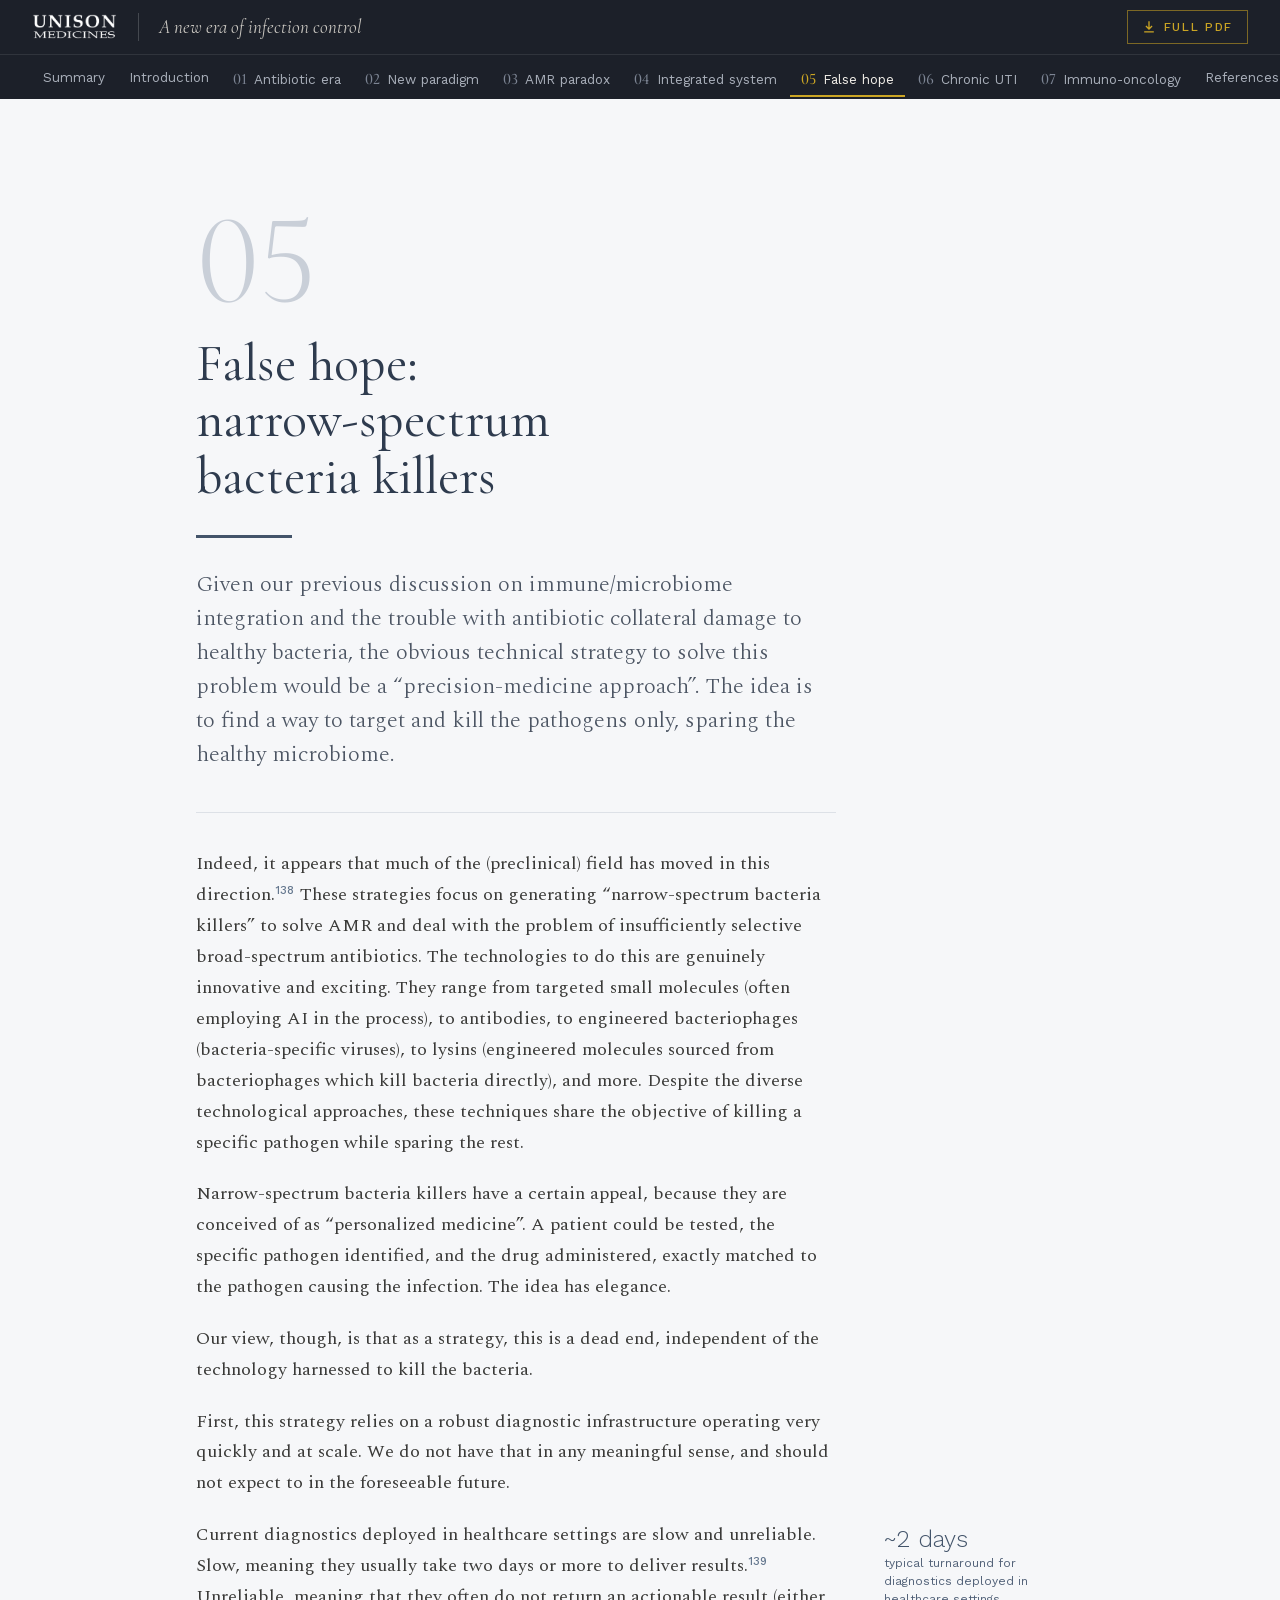
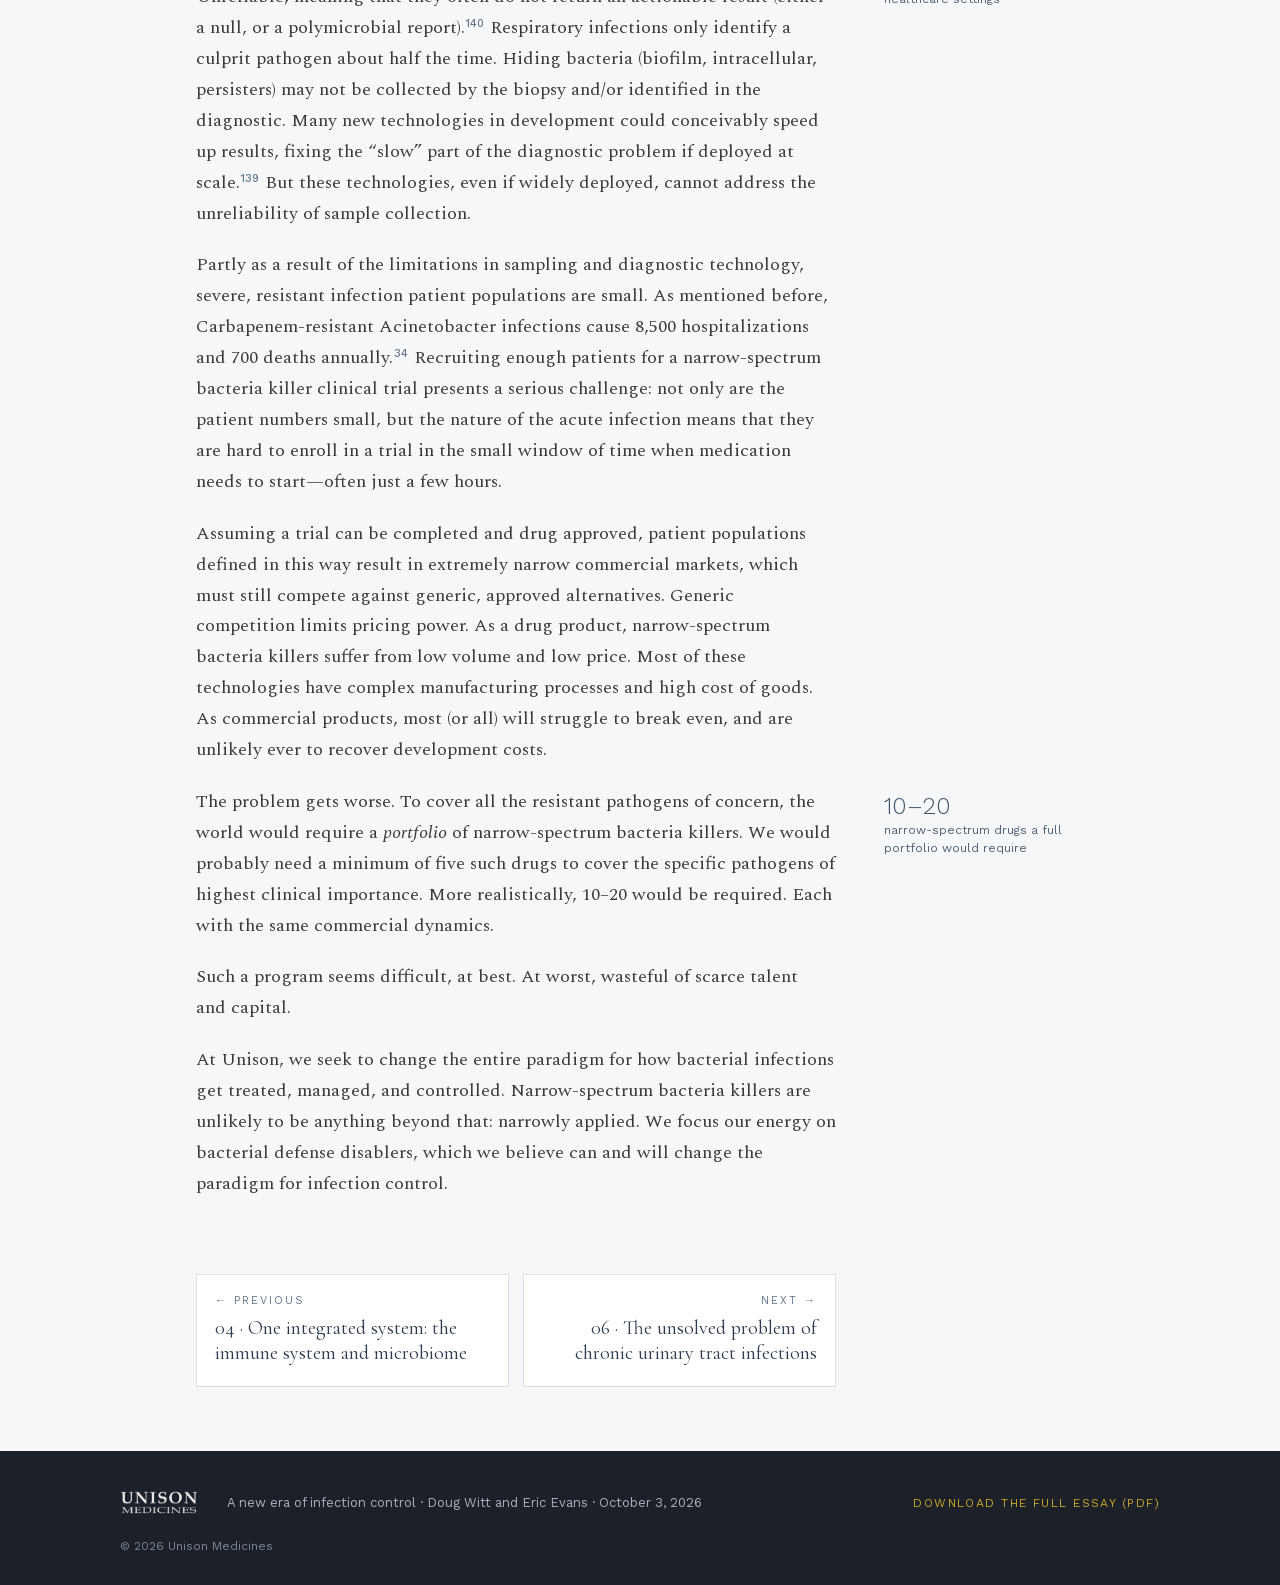
<file: false-hope.html>
<!doctype html>
<html lang="en">
<head>
<meta charset="utf-8">
<meta name="viewport" content="width=device-width, initial-scale=1">
<title>05 · False hope: narrow-spectrum bacteria killers — A new era of infection control</title>
<meta name="description" content="Given our previous discussion on immune/microbiome integration and the trouble with antibiotic collateral damage to healthy bacteria, the obvious technical…">
<meta name="author" content="Doug Witt and Eric Evans">
<link rel="canonical" href="https://unisonmedicines.com/false-hope.html">
<meta property="og:type" content="article">
<meta property="og:site_name" content="Unison Medicines">
<meta property="og:title" content="05 · False hope: narrow-spectrum bacteria killers — A new era of infection control">
<meta property="og:description" content="Given our previous discussion on immune/microbiome integration and the trouble with antibiotic collateral damage to healthy bacteria, the obvious technical…">
<meta property="og:url" content="https://unisonmedicines.com/false-hope.html">
<meta property="og:image" content="https://unisonmedicines.com/assets/og-image.png">
<meta name="twitter:card" content="summary_large_image">
<meta name="theme-color" content="#1C2029">
<link rel="icon" href="assets/favicon.svg" type="image/svg+xml">
<link rel="icon" href="assets/favicon-32.png" sizes="32x32" type="image/png">
<link rel="apple-touch-icon" href="assets/apple-touch-icon.png">
<link rel="preload" href="fonts/ae829ba0.woff2" as="font" type="font/woff2" crossorigin>
<link rel="stylesheet" href="fonts.css">
<link rel="stylesheet" href="style.css">
<script src="refs.js" defer></script>
<script src="site.js" defer></script>
</head>
<body>
<a class="skip" href="#content">Skip to content</a>
<header class="site-header">
  <div class="bar">
    <a class="brand" href="index.html" aria-label="Unison Medicines — home"><img src="assets/unison-logo.png" alt="Unison Medicines" width="907" height="275"></a>
    <a class="essay-title" href="index.html">A new era of infection control</a>
    <span class="here">05 · False hope</span>
    <a class="pdf" href="unison-a-new-era-of-infection-control.pdf" download><svg viewBox="0 0 16 16" aria-hidden="true"><path d="M8 1.5v8.5M4.5 6.8 8 10.3l3.5-3.5M2.5 13.5h11" fill="none" stroke="currentColor" stroke-width="1.5"/></svg><span>Full PDF</span></a>
    <button class="menu-btn" type="button" aria-expanded="false" aria-controls="menu"><span class="menu-ic" aria-hidden="true"></span><span>Contents</span></button>
  </div>
  <nav class="chapters" aria-label="Chapters"><ul><li><a href="index.html" title="Executive Summary">Summary</a></li><li><a href="introduction.html" title="Introduction">Introduction</a></li><li><a href="end-of-the-antibiotic-era.html" title="The end of the antibiotic era"><span class="n">01</span>Antibiotic era</a></li><li><a href="new-treatment-paradigm.html" title="The birth of a new treatment paradigm"><span class="n">02</span>New paradigm</a></li><li><a href="amr-paradox.html" title="The antimicrobial resistance paradox and the real crisis of treatment failure"><span class="n">03</span>AMR paradox</a></li><li><a href="one-integrated-system.html" title="One integrated system: the immune system and microbiome"><span class="n">04</span>Integrated system</a></li><li><a href="false-hope.html" aria-current="page" title="False hope: narrow-spectrum bacteria killers"><span class="n">05</span>False hope</a></li><li><a href="chronic-uti.html" title="The unsolved problem of chronic urinary tract infections"><span class="n">06</span>Chronic UTI</a></li><li><a href="immuno-oncology.html" title="The unsolved problem of antibiotics in immuno-oncology"><span class="n">07</span>Immuno-oncology</a></li><li><a href="references.html" title="Acknowledgments &amp; references">References</a></li><li class="pdf-item"><a href="unison-a-new-era-of-infection-control.pdf" download>Full PDF</a></li></ul></nav>
  <div class="progress" aria-hidden="true"><span></span></div>
</header>
<div class="menu" id="menu" hidden>
  <div class="menu-inner">
    <div class="menu-label">Contents</div>
    <ol><li><a href="index.html"><span class="n"></span><span class="t">Executive Summary</span></a></li><li><a href="introduction.html"><span class="n"></span><span class="t">Introduction</span></a></li><li><a href="end-of-the-antibiotic-era.html"><span class="n">01</span><span class="t">The end of the antibiotic era</span></a></li><li><a href="new-treatment-paradigm.html"><span class="n">02</span><span class="t">The birth of a new treatment paradigm</span></a></li><li><a href="amr-paradox.html"><span class="n">03</span><span class="t">The antimicrobial resistance paradox and the real crisis of treatment failure</span></a></li><li><a href="one-integrated-system.html"><span class="n">04</span><span class="t">One integrated system: the immune system and microbiome</span></a></li><li><a href="false-hope.html" aria-current="page"><span class="n">05</span><span class="t">False hope: narrow-spectrum bacteria killers</span></a></li><li><a href="chronic-uti.html"><span class="n">06</span><span class="t">The unsolved problem of chronic urinary tract infections</span></a></li><li><a href="immuno-oncology.html"><span class="n">07</span><span class="t">The unsolved problem of antibiotics in immuno-oncology</span></a></li><li><a href="references.html"><span class="n"></span><span class="t">Acknowledgments & references</span></a></li></ol>
    <a class="menu-pdf" href="unison-a-new-era-of-infection-control.pdf" download>Download the full essay (PDF)</a>
  </div>
</div>
<main id="content">
<article class="essay" id="summary"><header class="opener"><div class="ch-num" aria-hidden="true">05</div><div class="ch-kicker">Chapter 05</div><h1 class="ch-title">False hope: narrow-spectrum bacteria killers</h1><div class="rule"></div><p class="lede">Given our previous discussion on immune/microbiome integration and the trouble with antibiotic collateral damage to healthy bacteria, the obvious technical strategy to solve this problem would be a “precision-medicine approach”. The idea is to find a way to target and kill the pathogens only, sparing the healthy microbiome.</p></header><div class="prose"><p>Indeed, it appears that much of the (preclinical) field has moved in this direction.<sup><a class="cite" href="references.html#ref-138" data-refs="138">138</a></sup> These strategies focus on generating “narrow-spectrum bacteria killers” to solve AMR and deal with the problem of insufficiently selective broad-spectrum antibiotics. The technologies to do this are genuinely innovative and exciting. They range from targeted small molecules (often employing AI in the process), to antibodies, to engineered bacteriophages (bacteria-specific viruses), to lysins (engineered molecules sourced from bacteriophages which kill bacteria directly), and more. Despite the diverse technological approaches, these techniques share the objective of killing a specific pathogen while sparing the rest.</p>
<p>Narrow-spectrum bacteria killers have a certain appeal, because they are conceived of as “personalized medicine”. A patient could be tested, the specific pathogen identified, and the drug administered, exactly matched to the pathogen causing the infection. The idea has elegance.</p>
<p>Our view, though, is that as a strategy, this is a dead end, independent of the technology harnessed to kill the bacteria.</p>
<p>First, this strategy relies on a robust diagnostic infrastructure operating very quickly and at scale. We do not have that in any meaningful sense, and should not expect to in the foreseeable future.</p>
<aside class="margin stat" aria-label="Key figure"><div class="stat-n">~2 days</div><div class="stat-l">typical turnaround for diagnostics deployed in healthcare settings</div></aside><p>Current diagnostics deployed in healthcare settings are slow and unreliable. Slow, meaning they usually take two days or more to deliver results.<sup><a class="cite" href="references.html#ref-139" data-refs="139">139</a></sup> Unreliable, meaning that they often do not return an actionable result (either a null, or a polymicrobial report).<sup><a class="cite" href="references.html#ref-140" data-refs="140">140</a></sup> Respiratory infections only identify a culprit pathogen about half the time. Hiding bacteria (biofilm, intracellular, persisters) may not be collected by the biopsy and/or identified in the diagnostic. Many new technologies in development could conceivably speed up results, fixing the “slow” part of the diagnostic problem if deployed at scale.<sup><a class="cite" href="references.html#ref-139" data-refs="139">139</a></sup> But these technologies, even if widely deployed, cannot address the unreliability of sample collection.</p>
<p>Partly as a result of the limitations in sampling and diagnostic technology, severe, resistant infection patient populations are small. As mentioned before, Carbapenem-resistant Acinetobacter infections cause 8,500 hospitalizations and 700 deaths annually.<sup><a class="cite" href="references.html#ref-34" data-refs="34">34</a></sup> Recruiting enough patients for a narrow-spectrum bacteria killer clinical trial presents a serious challenge: not only are the patient numbers small, but the nature of the acute infection means that they are hard to enroll in a trial in the small window of time when medication needs to start—often just a few hours.</p>
<p>Assuming a trial can be completed and drug approved, patient populations defined in this way result in extremely narrow commercial markets, which must still compete against generic, approved alternatives. Generic competition limits pricing power. As a drug product, narrow-spectrum bacteria killers suffer from low volume and low price. Most of these technologies have complex manufacturing processes and high cost of goods. As commercial products, most (or all) will struggle to break even, and are unlikely ever to recover development costs.</p>
<aside class="margin stat" aria-label="Key figure"><div class="stat-n">10–20</div><div class="stat-l">narrow-spectrum drugs a full portfolio would require</div></aside><p>The problem gets worse. To cover all the resistant pathogens of concern, the world would require a <i>portfolio</i> of narrow-spectrum bacteria killers. We would probably need a minimum of five such drugs to cover the specific pathogens of highest clinical importance. More realistically, 10–20 would be required. Each with the same commercial dynamics.</p>
<p>Such a program seems difficult, at best. At worst, wasteful of scarce talent and capital.</p>
<p>At Unison, we seek to change the entire paradigm for how bacterial infections get treated, managed, and controlled. Narrow-spectrum bacteria killers are unlikely to be anything beyond that: narrowly applied. We focus our energy on bacterial defense disablers, which we believe can and will change the paradigm for infection control.<br></p></div></article>
</main>
<nav class="prevnext" aria-label="Chapter navigation"><a class="pn prev" href="one-integrated-system.html"><span class="pn-k">Previous</span><span class="pn-t">04 · One integrated system: the immune system and microbiome</span></a><a class="pn next" href="chronic-uti.html"><span class="pn-k">Next</span><span class="pn-t">06 · The unsolved problem of chronic urinary tract infections</span></a></nav>
<footer class="site-footer">
  <div class="foot-inner">
    <img src="assets/unison-logo.png" alt="Unison Medicines" width="907" height="275">
    <div class="foot-meta">A new era of infection control · Doug Witt and Eric Evans · October 3, 2026</div>
    <a href="unison-a-new-era-of-infection-control.pdf" download>Download the full essay (PDF)</a>
  </div>
  <div class="foot-copy">© 2026 Unison Medicines</div>
</footer>
<div class="cite-pop" role="dialog" aria-label="Reference" hidden></div>
</body>
</html>
</file>
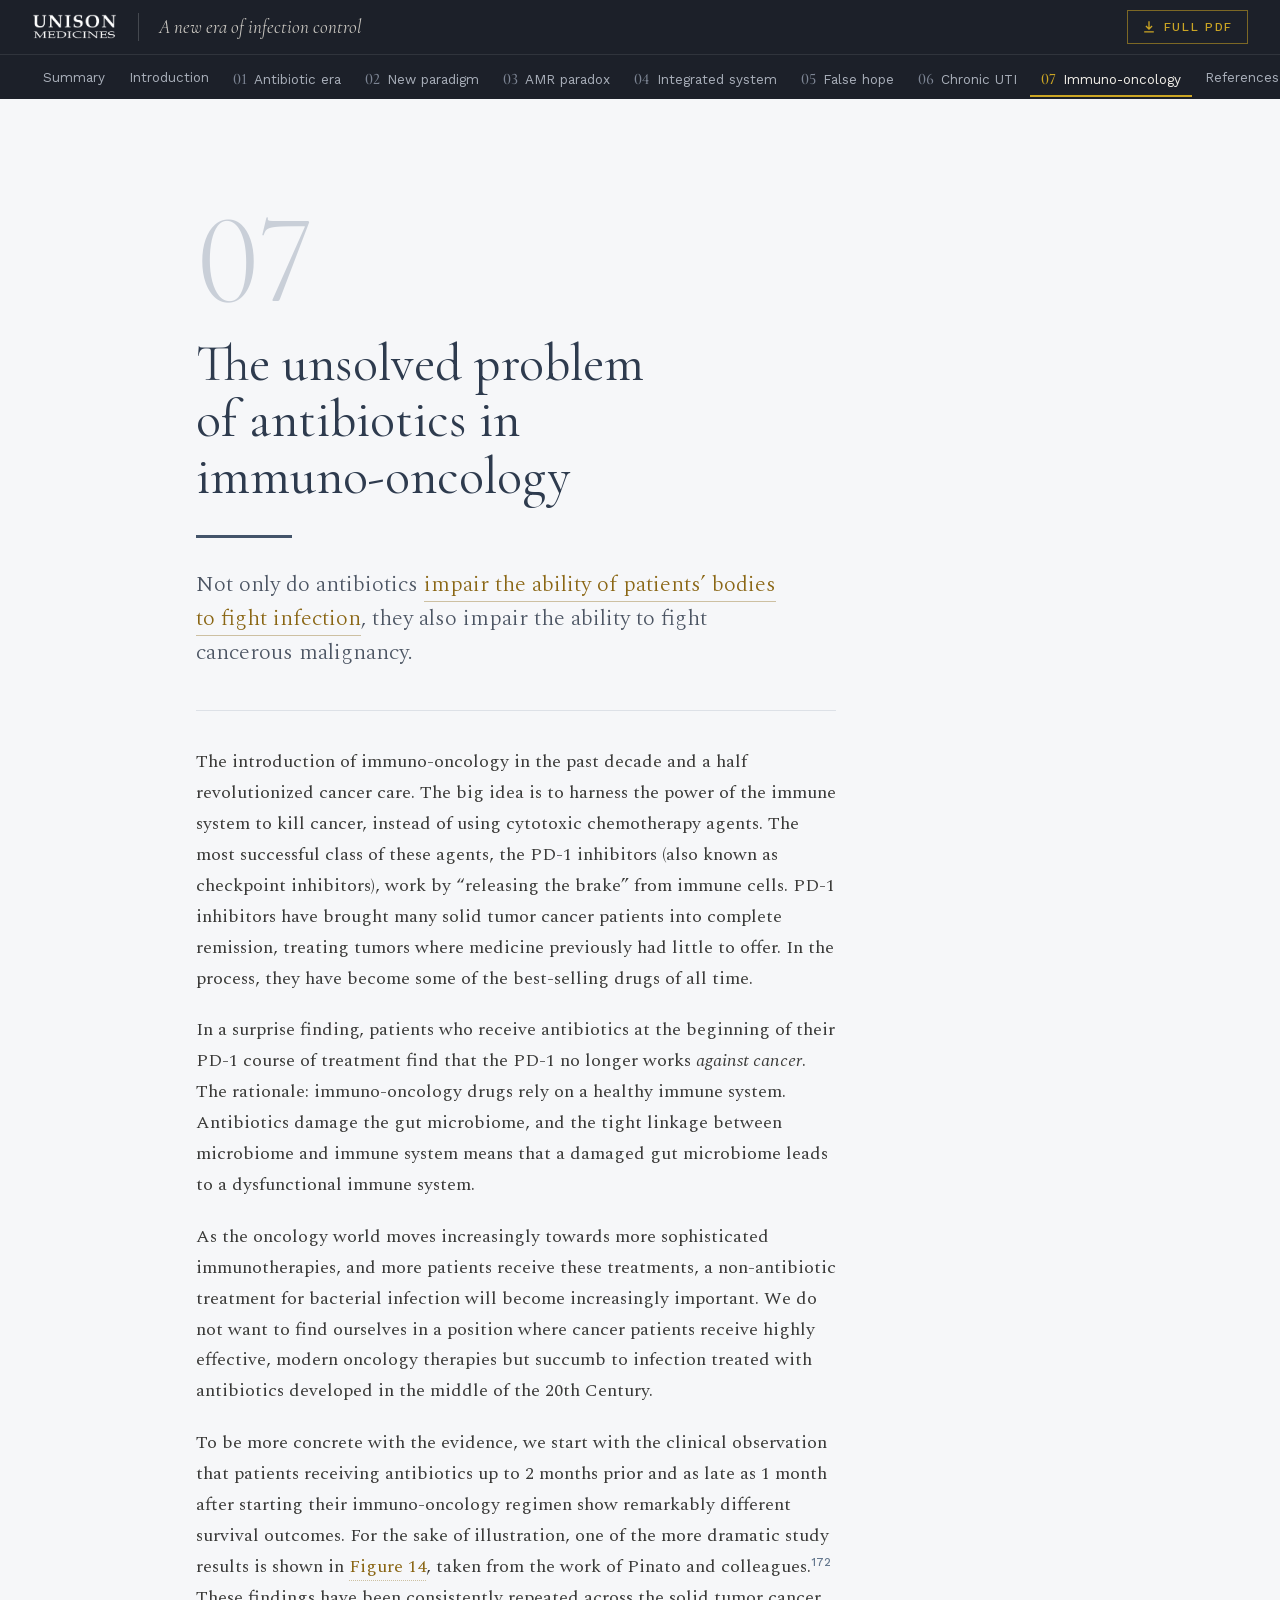
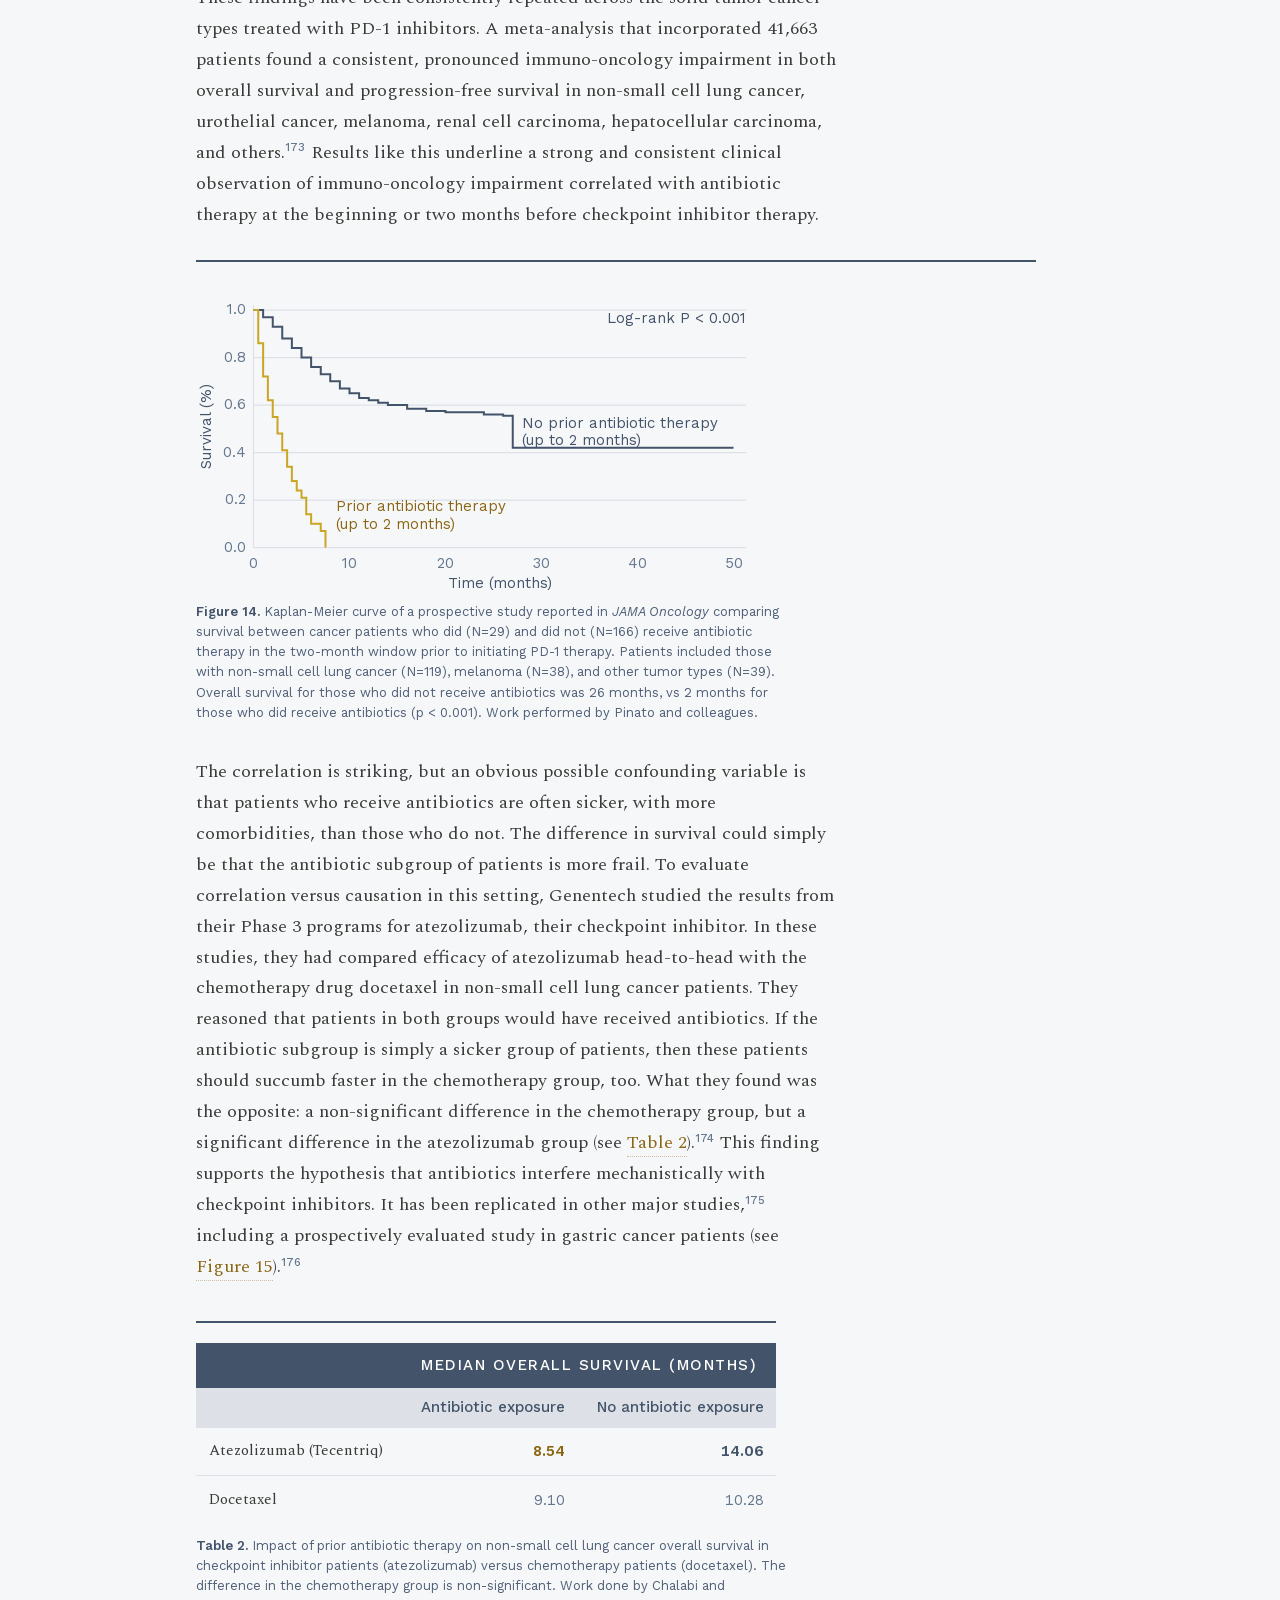
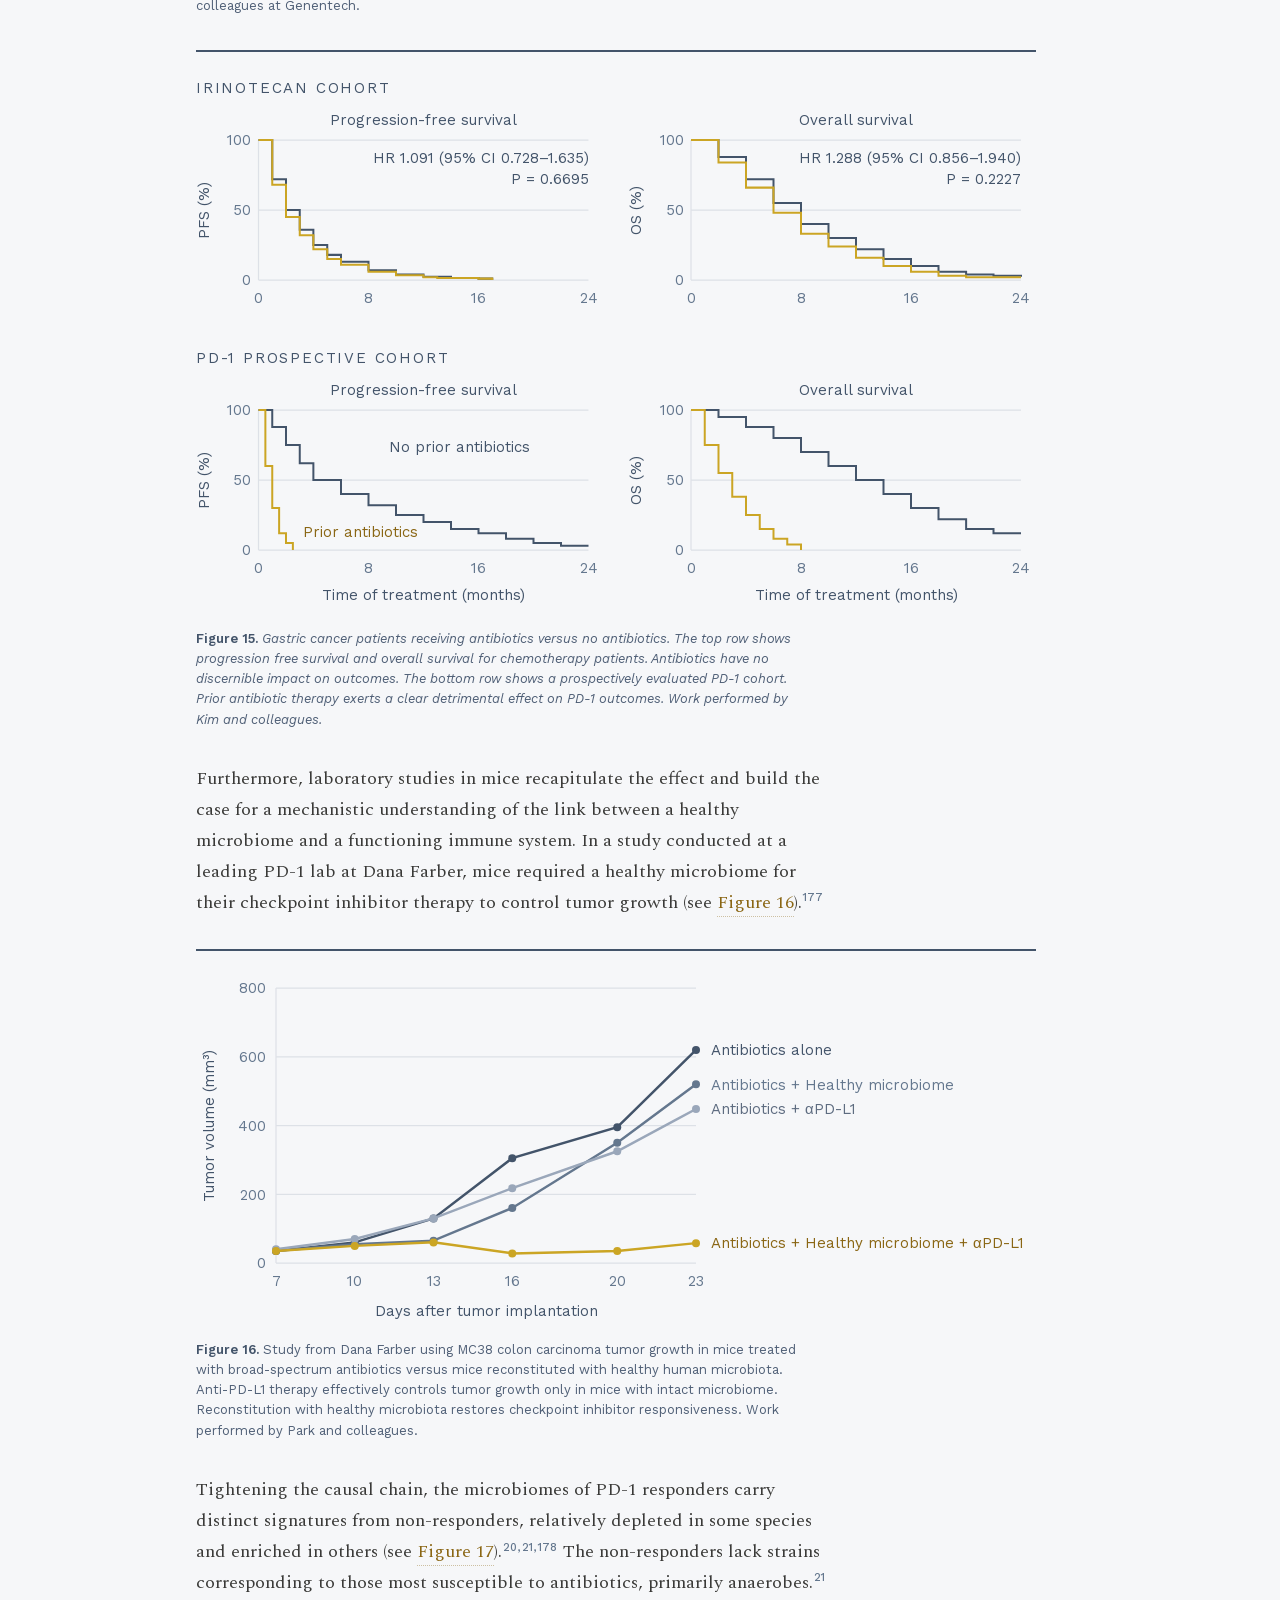
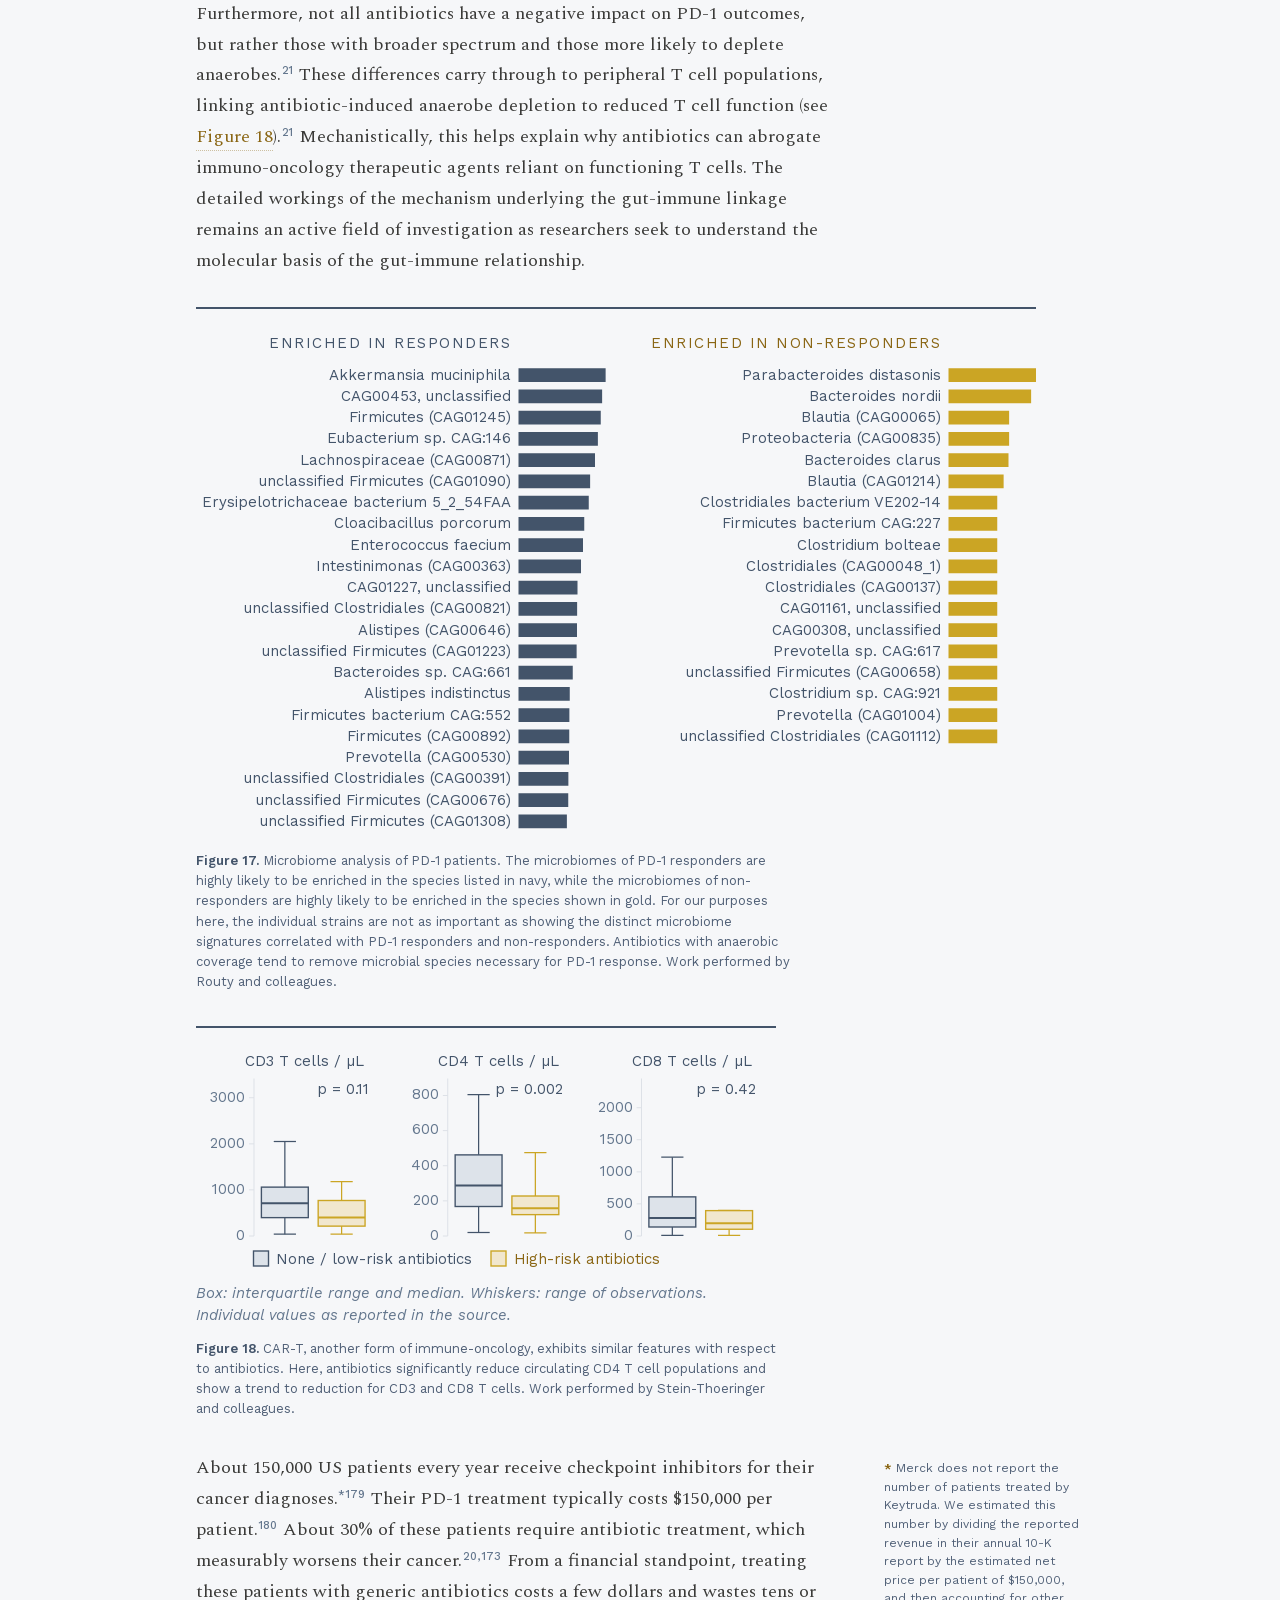
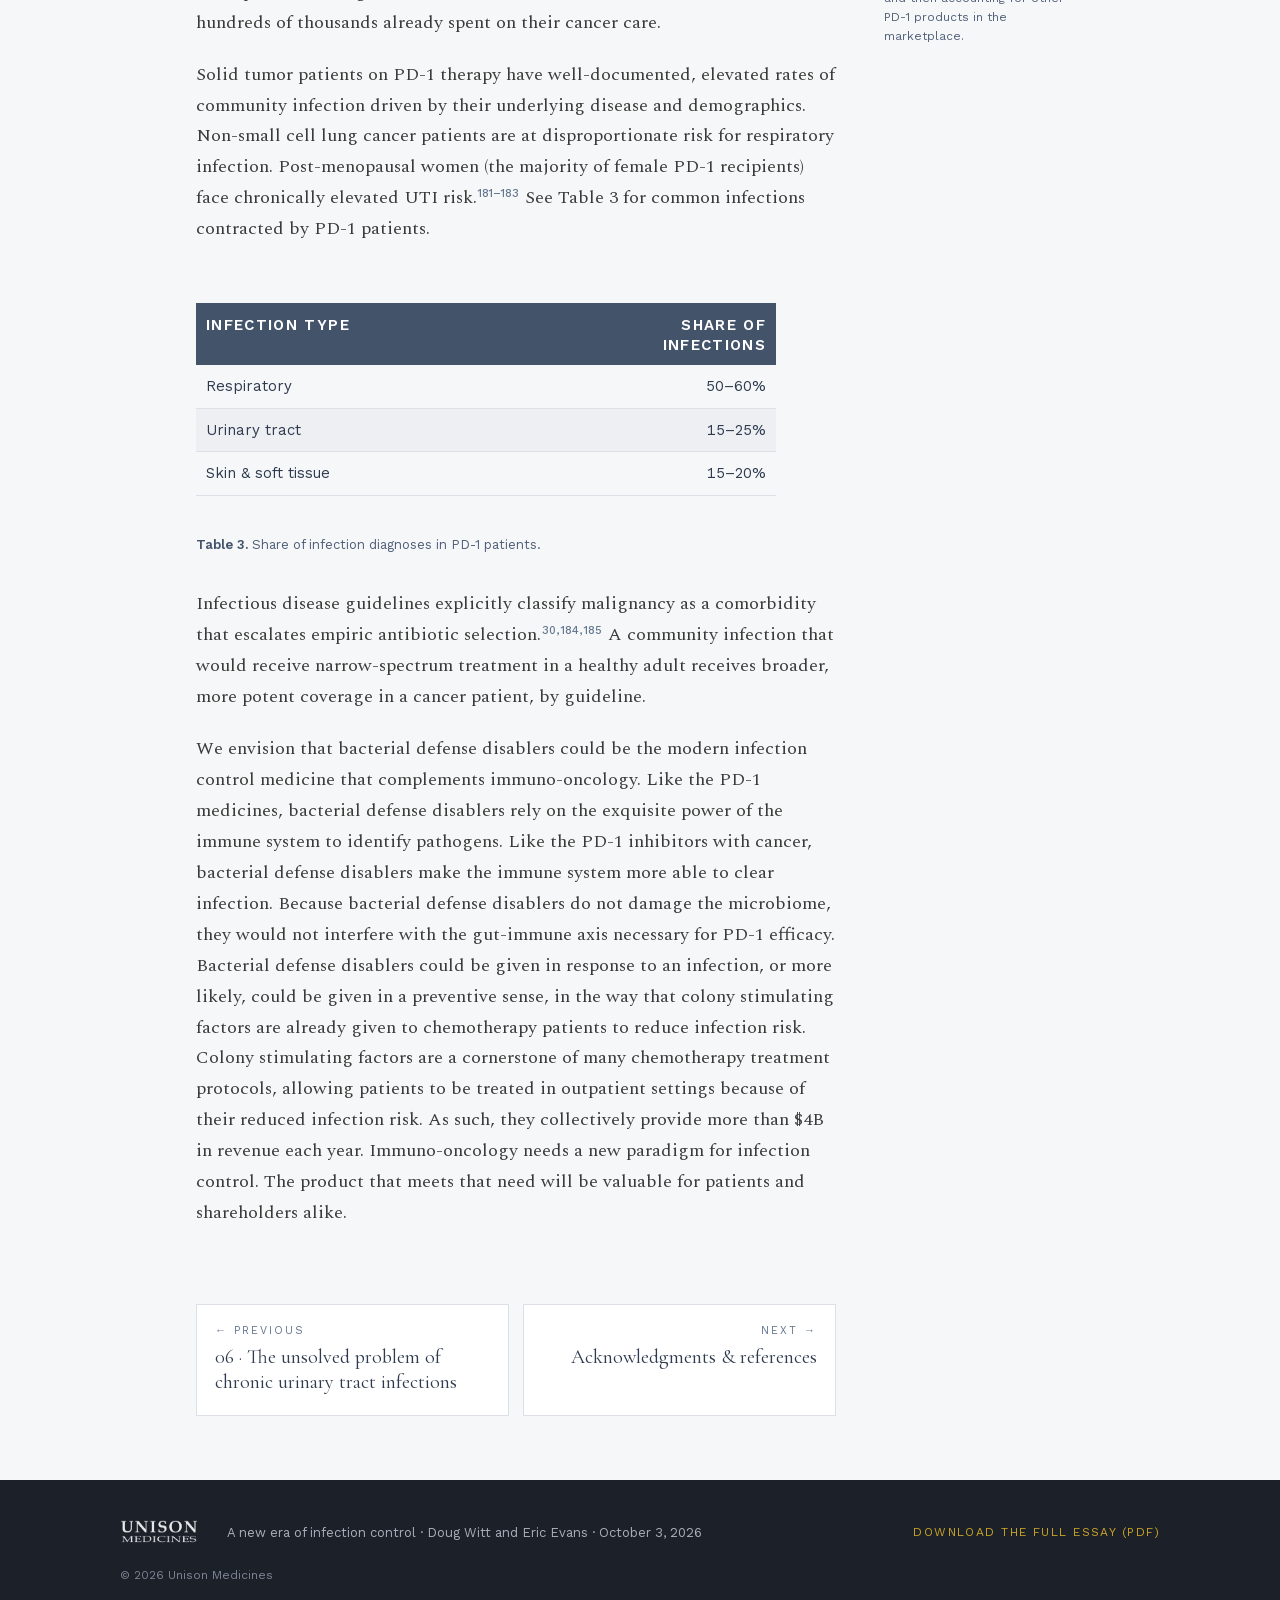
<file: immuno-oncology.html>
<!doctype html>
<html lang="en">
<head>
<meta charset="utf-8">
<meta name="viewport" content="width=device-width, initial-scale=1">
<title>07 · The unsolved problem of antibiotics in immuno-oncology — A new era of infection control</title>
<meta name="description" content="Not only do antibiotics impair the ability of patients’ bodies to fight infection, they also impair the ability to fight cancerous malignancy.">
<meta name="author" content="Doug Witt and Eric Evans">
<link rel="canonical" href="https://unisonmedicines.com/immuno-oncology.html">
<meta property="og:type" content="article">
<meta property="og:site_name" content="Unison Medicines">
<meta property="og:title" content="07 · The unsolved problem of antibiotics in immuno-oncology — A new era of infection control">
<meta property="og:description" content="Not only do antibiotics impair the ability of patients’ bodies to fight infection, they also impair the ability to fight cancerous malignancy.">
<meta property="og:url" content="https://unisonmedicines.com/immuno-oncology.html">
<meta property="og:image" content="https://unisonmedicines.com/assets/og-image.png">
<meta name="twitter:card" content="summary_large_image">
<meta name="theme-color" content="#1C2029">
<link rel="icon" href="assets/favicon.svg" type="image/svg+xml">
<link rel="icon" href="assets/favicon-32.png" sizes="32x32" type="image/png">
<link rel="apple-touch-icon" href="assets/apple-touch-icon.png">
<link rel="preload" href="fonts/ae829ba0.woff2" as="font" type="font/woff2" crossorigin>
<link rel="stylesheet" href="fonts.css">
<link rel="stylesheet" href="style.css">
<script src="refs.js" defer></script>
<script src="site.js" defer></script>
</head>
<body>
<a class="skip" href="#content">Skip to content</a>
<header class="site-header">
  <div class="bar">
    <a class="brand" href="index.html" aria-label="Unison Medicines — home"><img src="assets/unison-logo.png" alt="Unison Medicines" width="907" height="275"></a>
    <a class="essay-title" href="index.html">A new era of infection control</a>
    <span class="here">07 · Immuno-oncology</span>
    <a class="pdf" href="unison-a-new-era-of-infection-control.pdf" download><svg viewBox="0 0 16 16" aria-hidden="true"><path d="M8 1.5v8.5M4.5 6.8 8 10.3l3.5-3.5M2.5 13.5h11" fill="none" stroke="currentColor" stroke-width="1.5"/></svg><span>Full PDF</span></a>
    <button class="menu-btn" type="button" aria-expanded="false" aria-controls="menu"><span class="menu-ic" aria-hidden="true"></span><span>Contents</span></button>
  </div>
  <nav class="chapters" aria-label="Chapters"><ul><li><a href="index.html" title="Executive Summary">Summary</a></li><li><a href="introduction.html" title="Introduction">Introduction</a></li><li><a href="end-of-the-antibiotic-era.html" title="The end of the antibiotic era"><span class="n">01</span>Antibiotic era</a></li><li><a href="new-treatment-paradigm.html" title="The birth of a new treatment paradigm"><span class="n">02</span>New paradigm</a></li><li><a href="amr-paradox.html" title="The antimicrobial resistance paradox and the real crisis of treatment failure"><span class="n">03</span>AMR paradox</a></li><li><a href="one-integrated-system.html" title="One integrated system: the immune system and microbiome"><span class="n">04</span>Integrated system</a></li><li><a href="false-hope.html" title="False hope: narrow-spectrum bacteria killers"><span class="n">05</span>False hope</a></li><li><a href="chronic-uti.html" title="The unsolved problem of chronic urinary tract infections"><span class="n">06</span>Chronic UTI</a></li><li><a href="immuno-oncology.html" aria-current="page" title="The unsolved problem of antibiotics in immuno-oncology"><span class="n">07</span>Immuno-oncology</a></li><li><a href="references.html" title="Acknowledgments &amp; references">References</a></li><li class="pdf-item"><a href="unison-a-new-era-of-infection-control.pdf" download>Full PDF</a></li></ul></nav>
  <div class="progress" aria-hidden="true"><span></span></div>
</header>
<div class="menu" id="menu" hidden>
  <div class="menu-inner">
    <div class="menu-label">Contents</div>
    <ol><li><a href="index.html"><span class="n"></span><span class="t">Executive Summary</span></a></li><li><a href="introduction.html"><span class="n"></span><span class="t">Introduction</span></a></li><li><a href="end-of-the-antibiotic-era.html"><span class="n">01</span><span class="t">The end of the antibiotic era</span></a></li><li><a href="new-treatment-paradigm.html"><span class="n">02</span><span class="t">The birth of a new treatment paradigm</span></a></li><li><a href="amr-paradox.html"><span class="n">03</span><span class="t">The antimicrobial resistance paradox and the real crisis of treatment failure</span></a></li><li><a href="one-integrated-system.html"><span class="n">04</span><span class="t">One integrated system: the immune system and microbiome</span></a></li><li><a href="false-hope.html"><span class="n">05</span><span class="t">False hope: narrow-spectrum bacteria killers</span></a></li><li><a href="chronic-uti.html"><span class="n">06</span><span class="t">The unsolved problem of chronic urinary tract infections</span></a></li><li><a href="immuno-oncology.html" aria-current="page"><span class="n">07</span><span class="t">The unsolved problem of antibiotics in immuno-oncology</span></a></li><li><a href="references.html"><span class="n"></span><span class="t">Acknowledgments & references</span></a></li></ol>
    <a class="menu-pdf" href="unison-a-new-era-of-infection-control.pdf" download>Download the full essay (PDF)</a>
  </div>
</div>
<main id="content">
<article class="essay" id="summary"><header class="opener"><div class="ch-num" aria-hidden="true">07</div><div class="ch-kicker">Chapter 07</div><h1 class="ch-title">The unsolved problem of antibiotics in immuno-oncology</h1><div class="rule"></div><p class="lede">Not only do antibiotics <a href="one-integrated-system.html" data-xref="ch04">impair the ability of patients’ bodies to fight infection</a>, they also impair the ability to fight cancerous malignancy.</p></header><div class="prose"><p>The introduction of immuno-oncology in the past decade and a half revolutionized cancer care. The big idea is to harness the power of the immune system to kill cancer, instead of using cytotoxic chemotherapy agents. The most successful class of these agents, the PD-1 inhibitors (also known as checkpoint inhibitors), work by “releasing the brake” from immune cells. PD-1 inhibitors have brought many solid tumor cancer patients into complete remission, treating tumors where medicine previously had little to offer. In the process, they have become some of the best-selling drugs of all time.</p>
<p>In a surprise finding, patients who receive antibiotics at the beginning of their PD-1 course of treatment find that the PD-1 no longer works <i>against cancer</i>. The rationale: immuno-oncology drugs rely on a healthy immune system. Antibiotics damage the gut microbiome, and the tight linkage between microbiome and immune system means that a damaged gut microbiome leads to a dysfunctional immune system.</p>
<p>As the oncology world moves increasingly towards more sophisticated immunotherapies, and more patients receive these treatments, a non-antibiotic treatment for bacterial infection will become increasingly important. We do not want to find ourselves in a position where cancer patients receive highly effective, modern oncology therapies but succumb to infection treated with antibiotics developed in the middle of the 20th Century.</p>
<p>To be more concrete with the evidence, we start with the clinical observation that patients receiving antibiotics up to 2 months prior and as late as 1 month after starting their immuno-oncology regimen show remarkably different survival outcomes. For the sake of illustration, one of the more dramatic study results is shown in <a class="figref" href="immuno-oncology.html#figure-14">Figure 14</a>, taken from the work of Pinato and colleagues.<sup><a class="cite" href="references.html#ref-172" data-refs="172">172</a></sup> These findings have been consistently repeated across the solid tumor cancer types treated with PD-1 inhibitors. A meta-analysis that incorporated 41,663 patients found a consistent, pronounced immuno-oncology impairment in both overall survival and progression-free survival in non-small cell lung cancer, urothelial cancer, melanoma, renal cell carcinoma, hepatocellular carcinoma, and others.<sup><a class="cite" href="references.html#ref-173" data-refs="173">173</a></sup> Results like this underline a strong and consistent clinical observation of immuno-oncology impairment correlated with antibiotic therapy at the beginning or two months before checkpoint inhibitor therapy.</p>
<figure class="fig wide" id="figure-14"><div class="fig-frame" data-w="672" data-max="1.250" data-min="0"><div class="fig-inner" style="width:672px"><div style="border-top: 2px solid #43546A; padding-top: 18px;">
                  <svg width="464" height="244" viewBox="0 0 464 244" style="max-width: 100%; height: auto; display: block; font-family:'Work Sans',sans-serif" role="img" aria-label="Kaplan-Meier survival curves for patients with and without prior antibiotic therapy before PD-1 treatment">
                    <line x1="46" x2="440" y1="210.0" y2="210.0" stroke="#DDE1E7" stroke-width="1"></line>
                    <text x="40" y="213.5" text-anchor="end" font-size="12" fill="#64778E">0.0</text>
                    <line x1="46" x2="440" y1="172.0" y2="172.0" stroke="#DDE1E7" stroke-width="1"></line>
                    <text x="40" y="175.5" text-anchor="end" font-size="12" fill="#64778E">0.2</text>
                    <line x1="46" x2="440" y1="134.0" y2="134.0" stroke="#DDE1E7" stroke-width="1"></line>
                    <text x="40" y="137.5" text-anchor="end" font-size="12" fill="#64778E">0.4</text>
                    <line x1="46" x2="440" y1="96.0" y2="96.0" stroke="#DDE1E7" stroke-width="1"></line>
                    <text x="40" y="99.5" text-anchor="end" font-size="12" fill="#64778E">0.6</text>
                    <line x1="46" x2="440" y1="58.0" y2="58.0" stroke="#DDE1E7" stroke-width="1"></line>
                    <text x="40" y="61.5" text-anchor="end" font-size="12" fill="#64778E">0.8</text>
                    <line x1="46" x2="440" y1="20.0" y2="20.0" stroke="#DDE1E7" stroke-width="1"></line>
                    <text x="40" y="23.5" text-anchor="end" font-size="12" fill="#64778E">1.0</text>
                    <line x1="46" x2="46" y1="16" y2="210" stroke="#DDE1E7" stroke-width="1"></line>
                    <text x="46.0" y="226" text-anchor="middle" font-size="12" fill="#64778E">0</text>
                    <text x="122.8" y="226" text-anchor="middle" font-size="12" fill="#64778E">10</text>
                    <text x="199.6" y="226" text-anchor="middle" font-size="12" fill="#64778E">20</text>
                    <text x="276.4" y="226" text-anchor="middle" font-size="12" fill="#64778E">30</text>
                    <text x="353.2" y="226" text-anchor="middle" font-size="12" fill="#64778E">40</text>
                    <text x="430.0" y="226" text-anchor="middle" font-size="12" fill="#64778E">50</text>
                    <polyline points="46.0,20.0 53.7,20.0 53.7,25.7 61.4,25.7 61.4,33.3 69.0,33.3 69.0,42.8 76.7,42.8 76.7,50.4 84.4,50.4 84.4,58.0 92.1,58.0 92.1,65.6 99.8,65.6 99.8,71.3 107.4,71.3 107.4,77.0 115.1,77.0 115.1,82.7 122.8,82.7 122.8,86.5 130.5,86.5 130.5,90.3 138.2,90.3 138.2,92.2 145.8,92.2 145.8,94.1 153.5,94.1 153.5,96.0 168.9,96.0 168.9,98.9 184.2,98.9 184.2,100.8 199.6,100.8 199.6,101.7 230.3,101.7 230.3,103.6 245.7,103.6 245.7,104.5 253.4,104.5 253.4,130.2 430.0,130.2 430.0,130.2" fill="none" stroke="#43546A" stroke-width="1.6"></polyline>
                    <polyline points="46.0,20.0 49.8,20.0 49.8,46.6 53.7,46.6 53.7,73.2 57.5,73.2 57.5,92.2 61.4,92.2 61.4,105.5 65.2,105.5 65.2,118.8 69.0,118.8 69.0,132.1 72.9,132.1 72.9,145.4 76.7,145.4 76.7,156.8 80.6,156.8 80.6,164.4 84.4,164.4 84.4,170.1 88.2,170.1 88.2,183.4 92.1,183.4 92.1,191.0 99.8,191.0 99.8,196.7 103.6,196.7 103.6,210.0" fill="none" stroke="#CBA524" stroke-width="1.6"></polyline>
                    <text x="440" y="30" text-anchor="end" font-size="12" fill="#43546A">Log-rank P &lt; 0.001</text>
                    <text x="261.0" y="114" font-size="12" fill="#43546A">No prior antibiotic therapy</text>
                    <text x="261.0" y="128" font-size="12" fill="#43546A">(up to 2 months)</text>
                    <text x="112.0" y="181" font-size="12" fill="#8A6614">Prior antibiotic therapy</text>
                    <text x="112.0" y="195" font-size="12" fill="#8A6614">(up to 2 months)</text>
                    <text x="243" y="242" text-anchor="middle" font-size="12" fill="#43546A">Time (months)</text>
                    <text transform="translate(12 113) rotate(-90)" text-anchor="middle" font-size="12" fill="#43546A">Survival (%)</text>
                  </svg>
                
                </div></div></div><button class="fig-enlarge" type="button" hidden>Enlarge figure 14</button><figcaption><span class="fig-label">Figure&nbsp;14.</span> Kaplan-Meier curve of a prospective study reported in <i>JAMA Oncology</i> comparing survival between cancer patients who did (N=29) and did not (N=166) receive antibiotic therapy in the two-month window prior to initiating PD-1 therapy. Patients included those with non-small cell lung cancer (N=119), melanoma (N=38), and other tumor types (N=39). Overall survival for those who did not receive antibiotics was 26 months, vs 2 months for those who did receive antibiotics (p &lt; 0.001). Work performed by Pinato and colleagues.</figcaption></figure>
<p>The correlation is striking, but an obvious possible confounding variable is that patients who receive antibiotics are often sicker, with more comorbidities, than those who do not. The difference in survival could simply be that the antibiotic subgroup of patients is more frail. To evaluate correlation versus causation in this setting, Genentech studied the results from their Phase 3 programs for atezolizumab, their checkpoint inhibitor. In these studies, they had compared efficacy of atezolizumab head-to-head with the chemotherapy drug docetaxel in non-small cell lung cancer patients. They reasoned that patients in both groups would have received antibiotics. If the antibiotic subgroup is simply a sicker group of patients, then these patients should succumb faster in the chemotherapy group, too. What they found was the opposite: a non-significant difference in the chemotherapy group, but a significant difference in the atezolizumab group (see <a class="figref" href="immuno-oncology.html#table-2">Table 2</a>).<sup><a class="cite" href="references.html#ref-174" data-refs="174">174</a></sup> This finding supports the hypothesis that antibiotics interfere mechanistically with checkpoint inhibitors. It has been replicated in other major studies,<sup><a class="cite" href="references.html#ref-175" data-refs="175">175</a></sup> including a prospectively evaluated study in gastric cancer patients (see <a class="figref" href="immuno-oncology.html#figure-15">Figure 15</a>).<sup><a class="cite" href="references.html#ref-176" data-refs="176">176</a></sup></p>
<figure class="fig wide is-table" id="table-2"><div class="fig-frame" data-w="464" data-max="1.250" data-min="0.75"><div class="fig-inner" style="width:464px"><div style="width: 464px; border-top: 2px solid #43546A; padding-top: 16px; margin-top: 6px;">
                  <table style="width: 100%; border-collapse: collapse; font-size: 12px;">
                    <thead>
                      <tr style="background: #43546A; color: #fff;">
                        <th style="text-align: left; padding: 9px 10px; font-weight: 500; font-size: 12px; letter-spacing: .1em; text-transform: uppercase;"></th>
                        <th colspan="2" style="text-align: center; padding: 9px 10px; font-weight: 500; font-size: 12px; letter-spacing: .1em; text-transform: uppercase;">Median overall survival (months)</th>
                      </tr>
                      <tr style="background: #DDE1E7;">
                        <th style="text-align: left; padding: 7px 10px; font-weight: 500; font-size: 12px; color: #43546A;"></th>
                        <th style="text-align: right; padding: 7px 10px; font-weight: 500; font-size: 12px; color: #43546A;">Antibiotic exposure</th>
                        <th style="text-align: right; padding: 7px 10px; font-weight: 500; font-size: 12px; color: #43546A;">No antibiotic exposure</th>
                      </tr>
                    </thead>
                    <tbody>
                      <tr style="border-bottom: 1px solid #DDE1E7;">
                        <td style="padding: 10px; font-family: 'Spectral', serif; color: #3A3A38;">Atezolizumab (Tecentriq)</td>
                        <td style="padding: 10px; text-align: right; font-variant-numeric: tabular-nums; color: #8A6614; font-weight: 600;">8.54</td>
                        <td style="padding: 10px; text-align: right; font-variant-numeric: tabular-nums; color: #43546A; font-weight: 600;">14.06</td>
                      </tr>
                      <tr>
                        <td style="padding: 10px; font-family: 'Spectral', serif; color: #3A3A38;">Docetaxel</td>
                        <td style="padding: 10px; text-align: right; font-variant-numeric: tabular-nums; color: #64778E;">9.10</td>
                        <td style="padding: 10px; text-align: right; font-variant-numeric: tabular-nums; color: #64778E;">10.28</td>
                      </tr>
                    </tbody>
                  </table>
                  
                </div></div></div><button class="fig-enlarge" type="button" hidden>Enlarge table 2</button><figcaption><span class="fig-label">Table&nbsp;2.</span> Impact of prior antibiotic therapy on non-small cell lung cancer overall survival in checkpoint inhibitor patients (atezolizumab) versus chemotherapy patients (docetaxel). The difference in the chemotherapy group is non-significant. Work done by Chalabi and colleagues at Genentech.</figcaption></figure>
<figure class="fig wide" id="figure-15"><div class="fig-frame" data-w="672" data-max="1.250" data-min="0"><div class="fig-inner" style="width:672px"><div><div style="border-top: 2px solid #43546A; padding-top: 18px; max-width: 672px;"><svg width="672" height="434" viewBox="0 0 672 434" style="display: block; max-width: 100%; height: auto; font-family: 'Work Sans', sans-serif;" role="img" aria-label="Prior antibiotics do not affect irinotecan outcomes but sharply reduce PD-1 survival in gastric cancer"><text x="0" y="14" font-size="12" font-weight="400" fill="#43546A" letter-spacing=".12em">IRINOTECAN COHORT</text><text x="182.0" y="40.0" font-size="12" font-weight="400" fill="#43546A" text-anchor="middle">Progression-free survival</text><line x1="50" x2="314" y1="164" y2="164" stroke="#DDE1E7" stroke-width="1"></line><text x="44.0" y="168.2" font-size="12" font-weight="400" fill="#64778E" text-anchor="end">0</text><line x1="50" x2="314" y1="108" y2="108" stroke="#DDE1E7" stroke-width="1"></line><text x="44.0" y="112.2" font-size="12" font-weight="400" fill="#64778E" text-anchor="end">50</text><line x1="50" x2="314" y1="52" y2="52" stroke="#DDE1E7" stroke-width="1"></line><text x="44.0" y="56.2" font-size="12" font-weight="400" fill="#64778E" text-anchor="end">100</text><line x1="50" x2="50" y1="52" y2="164" stroke="#DDE1E7" stroke-width="1"></line><text x="50.0" y="182.0" font-size="12" font-weight="400" fill="#64778E" text-anchor="middle">0</text><text x="138.0" y="182.0" font-size="12" font-weight="400" fill="#64778E" text-anchor="middle">8</text><text x="226.0" y="182.0" font-size="12" font-weight="400" fill="#64778E" text-anchor="middle">16</text><text x="314.0" y="182.0" font-size="12" font-weight="400" fill="#64778E" text-anchor="middle">24</text><text transform="translate(10 108) rotate(-90)" text-anchor="middle" font-size="12" font-weight="400" fill="#43546A">PFS (%)</text><polyline points="50.0,52.0 61.0,52.0 61.0,83.4 72.0,83.4 72.0,108.0 83.0,108.0 83.0,123.7 93.9,123.7 93.9,136.0 105.0,136.0 105.0,143.9 116.0,143.9 116.0,149.4 138.0,149.4 138.0,156.2 160.0,156.2 160.0,159.5 182.0,159.5 182.0,161.3 204.0,161.3 204.0,162.4 226.0,162.4 226.0,162.9 237.0,162.9 237.0,164.0" fill="none" stroke="#43546A" stroke-width="1.6"></polyline><polyline points="50.0,52.0 61.0,52.0 61.0,87.8 72.0,87.8 72.0,113.6 83.0,113.6 83.0,128.2 93.9,128.2 93.9,139.4 105.0,139.4 105.0,147.2 116.0,147.2 116.0,151.7 138.0,151.7 138.0,157.3 160.0,157.3 160.0,160.2 182.0,160.2 182.0,161.8 193.0,161.8 193.0,162.4 226.0,162.4 226.0,162.9 237.0,162.9 237.0,164.0" fill="none" stroke="#CBA524" stroke-width="1.6"></polyline><text x="314.0" y="70.0" font-size="12" font-weight="400" fill="#43546A" text-anchor="end">HR 1.091 (95% CI 0.728–1.635)</text><text x="314.0" y="87.4" font-size="12" font-weight="400" fill="#43546A" text-anchor="end">P = 0.6695</text><text x="528.0" y="40.0" font-size="12" font-weight="400" fill="#43546A" text-anchor="middle">Overall survival</text><line x1="396" x2="660" y1="164" y2="164" stroke="#DDE1E7" stroke-width="1"></line><text x="390.0" y="168.2" font-size="12" font-weight="400" fill="#64778E" text-anchor="end">0</text><line x1="396" x2="660" y1="108" y2="108" stroke="#DDE1E7" stroke-width="1"></line><text x="390.0" y="112.2" font-size="12" font-weight="400" fill="#64778E" text-anchor="end">50</text><line x1="396" x2="660" y1="52" y2="52" stroke="#DDE1E7" stroke-width="1"></line><text x="390.0" y="56.2" font-size="12" font-weight="400" fill="#64778E" text-anchor="end">100</text><line x1="396" x2="396" y1="52" y2="164" stroke="#DDE1E7" stroke-width="1"></line><text x="396.0" y="182.0" font-size="12" font-weight="400" fill="#64778E" text-anchor="middle">0</text><text x="484.0" y="182.0" font-size="12" font-weight="400" fill="#64778E" text-anchor="middle">8</text><text x="572.0" y="182.0" font-size="12" font-weight="400" fill="#64778E" text-anchor="middle">16</text><text x="660.0" y="182.0" font-size="12" font-weight="400" fill="#64778E" text-anchor="middle">24</text><text transform="translate(356 108) rotate(-90)" text-anchor="middle" font-size="12" font-weight="400" fill="#43546A">OS (%)</text><polyline points="396.0,52.0 418.0,52.0 418.0,65.5 440.0,65.5 440.0,83.4 462.0,83.4 462.0,102.4 484.0,102.4 484.0,119.2 506.0,119.2 506.0,130.4 528.0,130.4 528.0,139.4 550.0,139.4 550.0,147.2 572.0,147.2 572.0,152.8 594.0,152.8 594.0,157.3 616.1,157.3 616.1,159.5 638.0,159.5 638.0,160.6 660.0,160.6 660.0,161.3" fill="none" stroke="#43546A" stroke-width="1.6"></polyline><polyline points="396.0,52.0 418.0,52.0 418.0,69.9 440.0,69.9 440.0,90.1 462.0,90.1 462.0,110.2 484.0,110.2 484.0,127.0 506.0,127.0 506.0,137.1 528.0,137.1 528.0,146.1 550.0,146.1 550.0,152.8 572.0,152.8 572.0,157.3 594.0,157.3 594.0,160.6 616.1,160.6 616.1,161.8 638.0,161.8 638.0,161.8 660.0,161.8 660.0,161.8" fill="none" stroke="#CBA524" stroke-width="1.6"></polyline><text x="660.0" y="70.0" font-size="12" font-weight="400" fill="#43546A" text-anchor="end">HR 1.288 (95% CI 0.856–1.940)</text><text x="660.0" y="87.4" font-size="12" font-weight="400" fill="#43546A" text-anchor="end">P = 0.2227</text><text x="0" y="230" font-size="12" font-weight="400" fill="#43546A" letter-spacing=".12em">PD-1 PROSPECTIVE COHORT</text><text x="182.0" y="256.0" font-size="12" font-weight="400" fill="#43546A" text-anchor="middle">Progression-free survival</text><line x1="50" x2="314" y1="380" y2="380" stroke="#DDE1E7" stroke-width="1"></line><text x="44.0" y="384.2" font-size="12" font-weight="400" fill="#64778E" text-anchor="end">0</text><line x1="50" x2="314" y1="324" y2="324" stroke="#DDE1E7" stroke-width="1"></line><text x="44.0" y="328.2" font-size="12" font-weight="400" fill="#64778E" text-anchor="end">50</text><line x1="50" x2="314" y1="268" y2="268" stroke="#DDE1E7" stroke-width="1"></line><text x="44.0" y="272.2" font-size="12" font-weight="400" fill="#64778E" text-anchor="end">100</text><line x1="50" x2="50" y1="268" y2="380" stroke="#DDE1E7" stroke-width="1"></line><text x="50.0" y="398.0" font-size="12" font-weight="400" fill="#64778E" text-anchor="middle">0</text><text x="138.0" y="398.0" font-size="12" font-weight="400" fill="#64778E" text-anchor="middle">8</text><text x="226.0" y="398.0" font-size="12" font-weight="400" fill="#64778E" text-anchor="middle">16</text><text x="314.0" y="398.0" font-size="12" font-weight="400" fill="#64778E" text-anchor="middle">24</text><text transform="translate(10 324) rotate(-90)" text-anchor="middle" font-size="12" font-weight="400" fill="#43546A">PFS (%)</text><polyline points="50.0,268.0 61.0,268.0 61.0,281.5 72.0,281.5 72.0,296.0 83.0,296.0 83.0,310.6 93.9,310.6 93.9,324.0 116.0,324.0 116.0,335.2 138.0,335.2 138.0,344.2 160.0,344.2 160.0,352.0 182.0,352.0 182.0,357.6 204.0,357.6 204.0,363.2 226.0,363.2 226.0,366.6 248.0,366.6 248.0,371.0 270.0,371.0 270.0,374.4 292.0,374.4 292.0,376.6 314.0,376.6 314.0,376.6" fill="none" stroke="#43546A" stroke-width="1.6"></polyline><polyline points="50.0,268.0 55.5,268.0 55.5,312.8 61.0,312.8 61.0,346.4 66.5,346.4 66.5,366.6 72.0,366.6 72.0,374.4 77.5,374.4 77.5,380.0" fill="none" stroke="#CBA524" stroke-width="1.6"></polyline><text x="182.0" y="420.0" font-size="12" font-weight="400" fill="#43546A" text-anchor="middle">Time of treatment (months)</text><text x="154.5" y="301.6" font-size="12" font-weight="400" fill="#43546A">No prior antibiotics</text><text x="85.2" y="369.9" font-size="12" font-weight="400" fill="#8A6614">Prior antibiotics</text><text x="528.0" y="256.0" font-size="12" font-weight="400" fill="#43546A" text-anchor="middle">Overall survival</text><line x1="396" x2="660" y1="380" y2="380" stroke="#DDE1E7" stroke-width="1"></line><text x="390.0" y="384.2" font-size="12" font-weight="400" fill="#64778E" text-anchor="end">0</text><line x1="396" x2="660" y1="324" y2="324" stroke="#DDE1E7" stroke-width="1"></line><text x="390.0" y="328.2" font-size="12" font-weight="400" fill="#64778E" text-anchor="end">50</text><line x1="396" x2="660" y1="268" y2="268" stroke="#DDE1E7" stroke-width="1"></line><text x="390.0" y="272.2" font-size="12" font-weight="400" fill="#64778E" text-anchor="end">100</text><line x1="396" x2="396" y1="268" y2="380" stroke="#DDE1E7" stroke-width="1"></line><text x="396.0" y="398.0" font-size="12" font-weight="400" fill="#64778E" text-anchor="middle">0</text><text x="484.0" y="398.0" font-size="12" font-weight="400" fill="#64778E" text-anchor="middle">8</text><text x="572.0" y="398.0" font-size="12" font-weight="400" fill="#64778E" text-anchor="middle">16</text><text x="660.0" y="398.0" font-size="12" font-weight="400" fill="#64778E" text-anchor="middle">24</text><text transform="translate(356 324) rotate(-90)" text-anchor="middle" font-size="12" font-weight="400" fill="#43546A">OS (%)</text><polyline points="396.0,268.0 418.0,268.0 418.0,273.6 440.0,273.6 440.0,281.5 462.0,281.5 462.0,290.4 484.0,290.4 484.0,301.6 506.0,301.6 506.0,312.8 528.0,312.8 528.0,324.0 550.0,324.0 550.0,335.2 572.0,335.2 572.0,346.4 594.0,346.4 594.0,355.4 616.1,355.4 616.1,363.2 638.0,363.2 638.0,366.6 660.0,366.6 660.0,366.6" fill="none" stroke="#43546A" stroke-width="1.6"></polyline><polyline points="396.0,268.0 407.0,268.0 407.0,296.0 418.0,296.0 418.0,318.4 429.0,318.4 429.0,337.4 440.0,337.4 440.0,352.0 451.0,352.0 451.0,363.2 462.0,363.2 462.0,371.0 473.0,371.0 473.0,375.5 484.0,375.5 484.0,380.0" fill="none" stroke="#CBA524" stroke-width="1.6"></polyline><text x="528.0" y="420.0" font-size="12" font-weight="400" fill="#43546A" text-anchor="middle">Time of treatment (months)</text></svg></div></div></div></div><button class="fig-enlarge" type="button" hidden>Enlarge figure 15</button><figcaption><span class="fig-label">Figure&nbsp;15.</span> <i>Gastric cancer patients receiving antibiotics versus no antibiotics. The top row shows progression free survival and overall survival for chemotherapy patients. Antibiotics have no discernible impact on outcomes. The bottom row shows a prospectively evaluated PD-1 cohort. Prior antibiotic therapy exerts a clear detrimental effect on PD-1 outcomes. Work performed by Kim and colleagues.</i></figcaption></figure>
<p>Furthermore, laboratory studies in mice recapitulate the effect and build the case for a mechanistic understanding of the link between a healthy microbiome and a functioning immune system. In a study conducted at a leading PD-1 lab at Dana Farber, mice required a healthy microbiome for their checkpoint inhibitor therapy to control tumor growth (see <a class="figref" href="immuno-oncology.html#figure-16">Figure 16</a>).<sup><a class="cite" href="references.html#ref-177" data-refs="177">177</a></sup></p>
<figure class="fig wide" id="figure-16"><div class="fig-frame" data-w="672" data-max="1.250" data-min="0"><div class="fig-inner" style="width:672px"><div><div style="border-top: 2px solid #43546A; padding-top: 18px; max-width: 672px;"><svg width="672" height="284" viewBox="0 0 672 284" style="display: block; max-width: 100%; height: auto; font-family: 'Work Sans', sans-serif;" role="img" aria-label="MC38 tumour growth in mice: anti-PD-L1 controls growth only when the microbiome is intact"><line x1="64" x2="400" y1="232" y2="232" stroke="#DDE1E7" stroke-width="1"></line><text x="56.0" y="236.2" font-size="12" font-weight="400" fill="#64778E" text-anchor="end">0</text><line x1="64" x2="400" y1="177" y2="177" stroke="#DDE1E7" stroke-width="1"></line><text x="56.0" y="181.2" font-size="12" font-weight="400" fill="#64778E" text-anchor="end">200</text><line x1="64" x2="400" y1="122" y2="122" stroke="#DDE1E7" stroke-width="1"></line><text x="56.0" y="126.2" font-size="12" font-weight="400" fill="#64778E" text-anchor="end">400</text><line x1="64" x2="400" y1="67" y2="67" stroke="#DDE1E7" stroke-width="1"></line><text x="56.0" y="71.2" font-size="12" font-weight="400" fill="#64778E" text-anchor="end">600</text><line x1="64" x2="400" y1="12" y2="12" stroke="#DDE1E7" stroke-width="1"></line><text x="56.0" y="16.2" font-size="12" font-weight="400" fill="#64778E" text-anchor="end">800</text><line x1="64" x2="64" y1="12" y2="232" stroke="#DDE1E7" stroke-width="1"></line><text x="64.0" y="250.0" font-size="12" font-weight="400" fill="#64778E" text-anchor="middle">7</text><text x="127.0" y="250.0" font-size="12" font-weight="400" fill="#64778E" text-anchor="middle">10</text><text x="190.0" y="250.0" font-size="12" font-weight="400" fill="#64778E" text-anchor="middle">13</text><text x="253.0" y="250.0" font-size="12" font-weight="400" fill="#64778E" text-anchor="middle">16</text><text x="337.0" y="250.0" font-size="12" font-weight="400" fill="#64778E" text-anchor="middle">20</text><text x="400.0" y="250.0" font-size="12" font-weight="400" fill="#64778E" text-anchor="middle">23</text><text x="232.0" y="274.0" font-size="12" font-weight="400" fill="#43546A" text-anchor="middle">Days after tumor implantation</text><text transform="translate(14 122) rotate(-90)" text-anchor="middle" font-size="12" font-weight="400" fill="#43546A">Tumor volume (mm³)</text><polyline points="64.0,222.4 127.0,215.5 190.0,196.3 253.0,148.1 337.0,123.4 400.0,61.5" fill="none" stroke="#43546A" stroke-width="2"></polyline><circle cx="64.0" cy="222.4" r="3.2" fill="#43546A"></circle><circle cx="127.0" cy="215.5" r="3.2" fill="#43546A"></circle><circle cx="190.0" cy="196.3" r="3.2" fill="#43546A"></circle><circle cx="253.0" cy="148.1" r="3.2" fill="#43546A"></circle><circle cx="337.0" cy="123.4" r="3.2" fill="#43546A"></circle><circle cx="400.0" cy="61.5" r="3.2" fill="#43546A"></circle><text x="412.0" y="65.7" font-size="12" font-weight="400" fill="#43546A">Antibiotics alone</text><polyline points="64.0,222.4 127.0,216.9 190.0,214.1 253.0,188.0 337.0,135.8 400.0,89.0" fill="none" stroke="#64778E" stroke-width="2"></polyline><circle cx="64.0" cy="222.4" r="3.2" fill="#64778E"></circle><circle cx="127.0" cy="216.9" r="3.2" fill="#64778E"></circle><circle cx="190.0" cy="214.1" r="3.2" fill="#64778E"></circle><circle cx="253.0" cy="188.0" r="3.2" fill="#64778E"></circle><circle cx="337.0" cy="135.8" r="3.2" fill="#64778E"></circle><circle cx="400.0" cy="89.0" r="3.2" fill="#64778E"></circle><text x="412.0" y="93.2" font-size="12" font-weight="400" fill="#64778E">Antibiotics + Healthy microbiome</text><polyline points="64.0,221.0 127.0,212.8 190.0,196.3 253.0,172.1 337.0,142.6 400.0,108.8" fill="none" stroke="#9AA7BA" stroke-width="2"></polyline><circle cx="64.0" cy="221.0" r="3.2" fill="#9AA7BA"></circle><circle cx="127.0" cy="212.8" r="3.2" fill="#9AA7BA"></circle><circle cx="190.0" cy="196.3" r="3.2" fill="#9AA7BA"></circle><circle cx="253.0" cy="172.1" r="3.2" fill="#9AA7BA"></circle><circle cx="337.0" cy="142.6" r="3.2" fill="#9AA7BA"></circle><circle cx="400.0" cy="108.8" r="3.2" fill="#9AA7BA"></circle><text x="412.0" y="113.0" font-size="12" font-weight="400" fill="#5E6C80">Antibiotics + αPD-L1</text><polyline points="64.0,222.4 127.0,218.3 190.0,215.5 253.0,224.3 337.0,222.4 400.0,216.1" fill="none" stroke="#CBA524" stroke-width="2"></polyline><circle cx="64.0" cy="222.4" r="3.2" fill="#CBA524"></circle><circle cx="127.0" cy="218.3" r="3.2" fill="#CBA524"></circle><circle cx="190.0" cy="215.5" r="3.2" fill="#CBA524"></circle><circle cx="253.0" cy="224.3" r="3.2" fill="#CBA524"></circle><circle cx="337.0" cy="222.4" r="3.2" fill="#CBA524"></circle><circle cx="400.0" cy="216.1" r="3.2" fill="#CBA524"></circle><text x="412.0" y="220.3" font-size="12" font-weight="400" fill="#8A6614">Antibiotics + Healthy microbiome + αPD-L1</text></svg></div></div></div></div><button class="fig-enlarge" type="button" hidden>Enlarge figure 16</button><figcaption><span class="fig-label">Figure&nbsp;16.</span> Study from Dana Farber using MC38 colon carcinoma tumor growth in mice treated with broad-spectrum antibiotics versus mice reconstituted with healthy human microbiota. Anti-PD-L1 therapy effectively controls tumor growth only in mice with intact microbiome. Reconstitution with healthy microbiota restores checkpoint inhibitor responsiveness. Work performed by Park and colleagues.</figcaption></figure>
<p>Tightening the causal chain, the microbiomes of PD-1 responders carry distinct signatures from non-responders, relatively depleted in some species and enriched in others (see <a class="figref" href="immuno-oncology.html#figure-17">Figure 17</a>).<sup><a class="cite" href="references.html#ref-20" data-refs="20">20</a>,<a class="cite" href="references.html#ref-21" data-refs="21">21</a>,<a class="cite" href="references.html#ref-178" data-refs="178">178</a></sup> The non-responders lack strains corresponding to those most susceptible to antibiotics, primarily anaerobes.<sup><a class="cite" href="references.html#ref-21" data-refs="21">21</a></sup> Furthermore, not all antibiotics have a negative impact on PD-1 outcomes, but rather those with broader spectrum and those more likely to deplete anaerobes.<sup><a class="cite" href="references.html#ref-21" data-refs="21">21</a></sup> These differences carry through to peripheral T cell populations, linking antibiotic-induced anaerobe depletion to reduced T cell function (see <a class="figref" href="immuno-oncology.html#figure-18">Figure 18</a>).<sup><a class="cite" href="references.html#ref-21" data-refs="21">21</a></sup> Mechanistically, this helps explain why antibiotics can abrogate immuno-oncology therapeutic agents reliant on functioning T cells. The detailed workings of the mechanism underlying the gut-immune linkage remains an active field of investigation as researchers seek to understand the molecular basis of the gut-immune relationship.</p>
<figure class="fig wide" id="figure-17"><div class="fig-frame" data-w="672" data-max="1.250" data-min="0"><div class="fig-inner" style="width:672px"><div style="border-top: 2px solid #43546A; padding-top: 18px;"><svg width="672" height="406" viewBox="0 0 672 406" style="display: block; max-width: 100%; height: auto; font-family:'Work Sans',sans-serif" role="img" aria-label="Gut microbiome species enriched in PD-1 responders and non-responders"><text x="252" y="13" text-anchor="end" font-size="12" font-weight="400" letter-spacing=".1em" fill="#43546A">ENRICHED IN RESPONDERS</text><text x="252" y="38" text-anchor="end" font-size="12" fill="#43546A">Akkermansia muciniphila</text><rect x="258" y="29" width="69.7" height="11" fill="#43546A"></rect><text x="252" y="55" text-anchor="end" font-size="12" fill="#43546A">CAG00453, unclassified</text><rect x="258" y="46" width="66.9" height="11" fill="#43546A"></rect><text x="252" y="72" text-anchor="end" font-size="12" fill="#43546A">Firmicutes (CAG01245)</text><rect x="258" y="63" width="65.8" height="11" fill="#43546A"></rect><text x="252" y="89" text-anchor="end" font-size="12" fill="#43546A">Eubacterium sp. CAG:146</text><rect x="258" y="80" width="63.5" height="11" fill="#43546A"></rect><text x="252" y="106" text-anchor="end" font-size="12" fill="#43546A">Lachnospiraceae (CAG00871)</text><rect x="258" y="97" width="61.2" height="11" fill="#43546A"></rect><text x="252" y="123" text-anchor="end" font-size="12" fill="#43546A">unclassified Firmicutes (CAG01090)</text><rect x="258" y="114" width="57.3" height="11" fill="#43546A"></rect><text x="252" y="140" text-anchor="end" font-size="12" fill="#43546A">Erysipelotrichaceae bacterium 5_2_54FAA</text><rect x="258" y="131" width="56.2" height="11" fill="#43546A"></rect><text x="252" y="157" text-anchor="end" font-size="12" fill="#43546A">Cloacibacillus porcorum</text><rect x="258" y="148" width="52.6" height="11" fill="#43546A"></rect><text x="252" y="174" text-anchor="end" font-size="12" fill="#43546A">Enterococcus faecium</text><rect x="258" y="165" width="51.6" height="11" fill="#43546A"></rect><text x="252" y="191" text-anchor="end" font-size="12" fill="#43546A">Intestinimonas (CAG00363)</text><rect x="258" y="182" width="50.0" height="11" fill="#43546A"></rect><text x="252" y="208" text-anchor="end" font-size="12" fill="#43546A">CAG01227, unclassified</text><rect x="258" y="199" width="47.2" height="11" fill="#43546A"></rect><text x="252" y="225" text-anchor="end" font-size="12" fill="#43546A">unclassified Clostridiales (CAG00821)</text><rect x="258" y="216" width="46.9" height="11" fill="#43546A"></rect><text x="252" y="242" text-anchor="end" font-size="12" fill="#43546A">Alistipes (CAG00646)</text><rect x="258" y="233" width="46.8" height="11" fill="#43546A"></rect><text x="252" y="259" text-anchor="end" font-size="12" fill="#43546A">unclassified Firmicutes (CAG01223)</text><rect x="258" y="250" width="46.5" height="11" fill="#43546A"></rect><text x="252" y="276" text-anchor="end" font-size="12" fill="#43546A">Bacteroides sp. CAG:661</text><rect x="258" y="267" width="43.4" height="11" fill="#43546A"></rect><text x="252" y="293" text-anchor="end" font-size="12" fill="#43546A">Alistipes indistinctus</text><rect x="258" y="284" width="41.0" height="11" fill="#43546A"></rect><text x="252" y="310" text-anchor="end" font-size="12" fill="#43546A">Firmicutes bacterium CAG:552</text><rect x="258" y="301" width="40.7" height="11" fill="#43546A"></rect><text x="252" y="327" text-anchor="end" font-size="12" fill="#43546A">Firmicutes (CAG00892)</text><rect x="258" y="318" width="40.6" height="11" fill="#43546A"></rect><text x="252" y="344" text-anchor="end" font-size="12" fill="#43546A">Prevotella (CAG00530)</text><rect x="258" y="335" width="40.4" height="11" fill="#43546A"></rect><text x="252" y="361" text-anchor="end" font-size="12" fill="#43546A">unclassified Clostridiales (CAG00391)</text><rect x="258" y="352" width="39.9" height="11" fill="#43546A"></rect><text x="252" y="378" text-anchor="end" font-size="12" fill="#43546A">unclassified Firmicutes (CAG00676)</text><rect x="258" y="369" width="39.8" height="11" fill="#43546A"></rect><text x="252" y="395" text-anchor="end" font-size="12" fill="#43546A">unclassified Firmicutes (CAG01308)</text><rect x="258" y="386" width="38.7" height="11" fill="#43546A"></rect><text x="596" y="13" text-anchor="end" font-size="12" font-weight="400" letter-spacing=".1em" fill="#8A6614">ENRICHED IN NON-RESPONDERS</text><text x="596" y="38" text-anchor="end" font-size="12" fill="#43546A">Parabacteroides distasonis</text><rect x="602" y="29" width="72.0" height="11" fill="#CBA524"></rect><text x="596" y="55" text-anchor="end" font-size="12" fill="#43546A">Bacteroides nordii</text><rect x="602" y="46" width="66.1" height="11" fill="#CBA524"></rect><text x="596" y="72" text-anchor="end" font-size="12" fill="#43546A">Blautia (CAG00065)</text><rect x="602" y="63" width="48.5" height="11" fill="#CBA524"></rect><text x="596" y="89" text-anchor="end" font-size="12" fill="#43546A">Proteobacteria (CAG00835)</text><rect x="602" y="80" width="48.5" height="11" fill="#CBA524"></rect><text x="596" y="106" text-anchor="end" font-size="12" fill="#43546A">Bacteroides clarus</text><rect x="602" y="97" width="48.0" height="11" fill="#CBA524"></rect><text x="596" y="123" text-anchor="end" font-size="12" fill="#43546A">Blautia (CAG01214)</text><rect x="602" y="114" width="44.1" height="11" fill="#CBA524"></rect><text x="596" y="140" text-anchor="end" font-size="12" fill="#43546A">Clostridiales bacterium VE202-14</text><rect x="602" y="131" width="39.0" height="11" fill="#CBA524"></rect><text x="596" y="157" text-anchor="end" font-size="12" fill="#43546A">Firmicutes bacterium CAG:227</text><rect x="602" y="148" width="39.0" height="11" fill="#CBA524"></rect><text x="596" y="174" text-anchor="end" font-size="12" fill="#43546A">Clostridium bolteae</text><rect x="602" y="165" width="39.0" height="11" fill="#CBA524"></rect><text x="596" y="191" text-anchor="end" font-size="12" fill="#43546A">Clostridiales (CAG00048_1)</text><rect x="602" y="182" width="39.0" height="11" fill="#CBA524"></rect><text x="596" y="208" text-anchor="end" font-size="12" fill="#43546A">Clostridiales (CAG00137)</text><rect x="602" y="199" width="39.0" height="11" fill="#CBA524"></rect><text x="596" y="225" text-anchor="end" font-size="12" fill="#43546A">CAG01161, unclassified</text><rect x="602" y="216" width="39.0" height="11" fill="#CBA524"></rect><text x="596" y="242" text-anchor="end" font-size="12" fill="#43546A">CAG00308, unclassified</text><rect x="602" y="233" width="39.0" height="11" fill="#CBA524"></rect><text x="596" y="259" text-anchor="end" font-size="12" fill="#43546A">Prevotella sp. CAG:617</text><rect x="602" y="250" width="39.0" height="11" fill="#CBA524"></rect><text x="596" y="276" text-anchor="end" font-size="12" fill="#43546A">unclassified Firmicutes (CAG00658)</text><rect x="602" y="267" width="39.0" height="11" fill="#CBA524"></rect><text x="596" y="293" text-anchor="end" font-size="12" fill="#43546A">Clostridium sp. CAG:921</text><rect x="602" y="284" width="39.0" height="11" fill="#CBA524"></rect><text x="596" y="310" text-anchor="end" font-size="12" fill="#43546A">Prevotella (CAG01004)</text><rect x="602" y="301" width="39.0" height="11" fill="#CBA524"></rect><text x="596" y="327" text-anchor="end" font-size="12" fill="#43546A">unclassified Clostridiales (CAG01112)</text><rect x="602" y="318" width="39.0" height="11" fill="#CBA524"></rect></svg>
              </div>
              </div></div><button class="fig-enlarge" type="button" hidden>Enlarge figure 17</button><figcaption><span class="fig-label">Figure&nbsp;17.</span> Microbiome analysis of PD-1 patients. The microbiomes of PD-1 responders are highly likely to be enriched in the species listed in navy, while the microbiomes of non-responders are highly likely to be enriched in the species shown in gold. For our purposes here, the individual strains are not as important as showing the distinct microbiome signatures correlated with PD-1 responders and non-responders. Antibiotics with anaerobic coverage tend to remove microbial species necessary for PD-1 response. Work performed by Routy and colleagues.</figcaption></figure>
<figure class="fig wide" id="figure-18"><div class="fig-frame" data-w="464" data-max="1.250" data-min="0"><div class="fig-inner" style="width:464px"><div style="width: 464px; border-top: 2px solid #43546A; padding-top: 18px;">
                  <svg width="464" height="180" viewBox="0 0 464 180" style="display: block; font-family:'Work Sans',sans-serif" role="img" aria-label="T cell levels at apheresis are lower in patients exposed to high-risk antibiotics">
                    <text x="86.88" y="12" text-anchor="middle" font-size="12" fill="#43546A">CD3 T cells / µL</text>
                    <text x="39.49" y="151" text-anchor="end" font-size="12" fill="#64778E">0</text><line x1="42.45" x2="46.4" y1="148" y2="148" stroke="#DDE1E7" stroke-width=".8"></line><text x="39.49" y="114.1" text-anchor="end" font-size="12" fill="#64778E">1000</text><line x1="42.45" x2="46.4" y1="111.1" y2="111.1" stroke="#DDE1E7" stroke-width=".8"></line><text x="39.49" y="77.3" text-anchor="end" font-size="12" fill="#64778E">2000</text><line x1="42.45" x2="46.4" y1="74.3" y2="74.3" stroke="#DDE1E7" stroke-width=".8"></line><text x="39.49" y="40.4" text-anchor="end" font-size="12" fill="#64778E">3000</text><line x1="42.45" x2="46.4" y1="37.4" y2="37.4" stroke="#DDE1E7" stroke-width=".8"></line>
                    <line x1="46.4" x2="46.4" y1="22" y2="148" stroke="#DDE1E7" stroke-width=".8"></line>
                    <line x1="71.08" x2="71.08" y1="72.4" y2="108.9" stroke="#43546A" stroke-width="1"></line>
                    <line x1="71.08" x2="71.08" y1="133.3" y2="146.5" stroke="#43546A" stroke-width="1"></line>
                    <line x1="62.2" x2="79.97" y1="72.4" y2="72.4" stroke="#43546A" stroke-width="1"></line>
                    <line x1="62.2" x2="79.97" y1="146.5" y2="146.5" stroke="#43546A" stroke-width="1"></line>
                    <rect x="52.32" y="108.9" width="37.51" height="24.4" fill="#DDE3EA" stroke="#43546A" stroke-width="1.1"></rect>
                    <line x1="52.32" x2="89.84" y1="121.8" y2="121.8" stroke="#43546A" stroke-width="1.6"></line>
                    
                    
                    <line x1="116.49" x2="116.49" y1="104.5" y2="119.6" stroke="#CBA524" stroke-width="1"></line>
                    <line x1="116.49" x2="116.49" y1="140.1" y2="146.5" stroke="#CBA524" stroke-width="1"></line>
                    <line x1="107.61" x2="125.38" y1="104.5" y2="104.5" stroke="#CBA524" stroke-width="1"></line>
                    <line x1="107.61" x2="125.38" y1="146.5" y2="146.5" stroke="#CBA524" stroke-width="1"></line>
                    <rect x="97.74" y="119.6" width="37.51" height="20.5" fill="#F1E7CE" stroke="#CBA524" stroke-width="1.1"></rect>
                    <line x1="97.74" x2="135.25" y1="133.1" y2="133.1" stroke="#CBA524" stroke-width="1.6"></line>
                    
                    
                    <text x="138.21" y="34" text-anchor="end" font-size="12" fill="#43546A">p = 0.11</text>
                    
                    <text x="241.87" y="12" text-anchor="middle" font-size="12" fill="#43546A">CD4 T cells / µL</text>
                    <text x="194.49" y="151" text-anchor="end" font-size="12" fill="#64778E">0</text><line x1="197.45" x2="201.4" y1="148" y2="148" stroke="#DDE1E7" stroke-width=".8"></line><text x="194.49" y="122.9" text-anchor="end" font-size="12" fill="#64778E">200</text><line x1="197.45" x2="201.4" y1="119.9" y2="119.9" stroke="#DDE1E7" stroke-width=".8"></line><text x="194.49" y="94.8" text-anchor="end" font-size="12" fill="#64778E">400</text><line x1="197.45" x2="201.4" y1="91.8" y2="91.8" stroke="#DDE1E7" stroke-width=".8"></line><text x="194.49" y="66.7" text-anchor="end" font-size="12" fill="#64778E">600</text><line x1="197.45" x2="201.4" y1="63.7" y2="63.7" stroke="#DDE1E7" stroke-width=".8"></line><text x="194.49" y="38.6" text-anchor="end" font-size="12" fill="#64778E">800</text><line x1="197.45" x2="201.4" y1="35.6" y2="35.6" stroke="#DDE1E7" stroke-width=".8"></line>
                    <line x1="201.4" x2="201.4" y1="22" y2="148" stroke="#DDE1E7" stroke-width=".8"></line>
                    <line x1="226.08" x2="226.08" y1="34.9" y2="83.1" stroke="#43546A" stroke-width="1"></line>
                    <line x1="226.08" x2="226.08" y1="124.4" y2="145.2" stroke="#43546A" stroke-width="1"></line>
                    <line x1="217.19" x2="234.96" y1="34.9" y2="34.9" stroke="#43546A" stroke-width="1"></line>
                    <line x1="217.19" x2="234.96" y1="145.2" y2="145.2" stroke="#43546A" stroke-width="1"></line>
                    <rect x="207.32" y="83.1" width="37.51" height="41.3" fill="#DDE3EA" stroke="#43546A" stroke-width="1.1"></rect>
                    <line x1="207.32" x2="244.83" y1="107.5" y2="107.5" stroke="#43546A" stroke-width="1.6"></line>
                    
                    
                    <line x1="271.49" x2="271.49" y1="81.3" y2="116" stroke="#CBA524" stroke-width="1"></line>
                    <line x1="271.49" x2="271.49" y1="130.9" y2="145.5" stroke="#CBA524" stroke-width="1"></line>
                    <line x1="262.6" x2="280.37" y1="81.3" y2="81.3" stroke="#CBA524" stroke-width="1"></line>
                    <line x1="262.6" x2="280.37" y1="145.5" y2="145.5" stroke="#CBA524" stroke-width="1"></line>
                    <rect x="252.73" y="116" width="37.51" height="14.9" fill="#F1E7CE" stroke="#CBA524" stroke-width="1.1"></rect>
                    <line x1="252.73" x2="290.25" y1="125.8" y2="125.8" stroke="#CBA524" stroke-width="1.6"></line>
                    
                    
                    <text x="293.21" y="34" text-anchor="end" font-size="12" fill="#43546A">p = 0.002</text>
                    
                    <text x="396.87" y="12" text-anchor="middle" font-size="12" fill="#43546A">CD8 T cells / µL</text>
                    <text x="349.48" y="151" text-anchor="end" font-size="12" fill="#64778E">0</text><line x1="352.44" x2="356.39" y1="148" y2="148" stroke="#DDE1E7" stroke-width=".8"></line><text x="349.48" y="125.3" text-anchor="end" font-size="12" fill="#64778E">500</text><line x1="352.44" x2="356.39" y1="122.3" y2="122.3" stroke="#DDE1E7" stroke-width=".8"></line><text x="349.48" y="99.7" text-anchor="end" font-size="12" fill="#64778E">1000</text><line x1="352.44" x2="356.39" y1="96.7" y2="96.7" stroke="#DDE1E7" stroke-width=".8"></line><text x="349.48" y="74" text-anchor="end" font-size="12" fill="#64778E">1500</text><line x1="352.44" x2="356.39" y1="71" y2="71" stroke="#DDE1E7" stroke-width=".8"></line><text x="349.48" y="48.4" text-anchor="end" font-size="12" fill="#64778E">2000</text><line x1="352.44" x2="356.39" y1="45.4" y2="45.4" stroke="#DDE1E7" stroke-width=".8"></line>
                    <line x1="356.39" x2="356.39" y1="22" y2="148" stroke="#DDE1E7" stroke-width=".8"></line>
                    <line x1="381.07" x2="381.07" y1="84.9" y2="116.7" stroke="#43546A" stroke-width="1"></line>
                    <line x1="381.07" x2="381.07" y1="140.8" y2="147.5" stroke="#43546A" stroke-width="1"></line>
                    <line x1="372.19" x2="389.96" y1="84.9" y2="84.9" stroke="#43546A" stroke-width="1"></line>
                    <line x1="372.19" x2="389.96" y1="147.5" y2="147.5" stroke="#43546A" stroke-width="1"></line>
                    <rect x="362.31" y="116.7" width="37.51" height="24.1" fill="#DDE3EA" stroke="#43546A" stroke-width="1.1"></rect>
                    <line x1="362.31" x2="399.83" y1="133.6" y2="133.6" stroke="#43546A" stroke-width="1.6"></line>
                    
                    
                    <line x1="426.49" x2="426.49" y1="127.5" y2="127.7" stroke="#CBA524" stroke-width="1"></line>
                    <line x1="426.49" x2="426.49" y1="142.6" y2="147.5" stroke="#CBA524" stroke-width="1"></line>
                    <line x1="417.6" x2="435.37" y1="127.5" y2="127.5" stroke="#CBA524" stroke-width="1"></line>
                    <line x1="417.6" x2="435.37" y1="147.5" y2="147.5" stroke="#CBA524" stroke-width="1"></line>
                    <rect x="407.73" y="127.7" width="37.51" height="14.9" fill="#F1E7CE" stroke="#CBA524" stroke-width="1.1"></rect>
                    <line x1="407.73" x2="445.24" y1="137.7" y2="137.7" stroke="#CBA524" stroke-width="1.6"></line>
                    
                    
                    <text x="448.2" y="34" text-anchor="end" font-size="12" fill="#43546A">p = 0.42</text>
                    
                    
                  <g font-size="12"><rect x="46" y="160" width="12" height="12" fill="#DDE3EA" stroke="#43546A" stroke-width="1.1"></rect><text x="64" y="170.5" fill="#43546A">None / low-risk antibiotics</text><rect x="236" y="160" width="12" height="12" fill="#F1E7CE" stroke="#CBA524" stroke-width="1.1"></rect><text x="254" y="170.5" fill="#8A6614">High-risk antibiotics</text></g></svg><div style="font-size: 12px; font-style: italic; line-height: 1.45; color: #64778E; margin-top: 6px; max-width: 464px;">Box: interquartile range and median. Whiskers: range of observations. Individual values as reported in the source.</div>
                
                </div></div></div><button class="fig-enlarge" type="button" hidden>Enlarge figure 18</button><figcaption><span class="fig-label">Figure&nbsp;18.</span> CAR-T, another form of immune-oncology, exhibits similar features with respect to antibiotics. Here, antibiotics significantly reduce circulating CD4 T cell populations and show a trend to reduction for CD3 and CD8 T cells. Work performed by Stein-Thoeringer and colleagues.</figcaption></figure>
<aside class="margin note"><span class="note-mark">*</span> Merck does not report the number of patients treated by Keytruda. We estimated this number by dividing the reported revenue in their annual 10-K report by the estimated net price per patient of $150,000, and then accounting for other PD-1 products in the marketplace.</aside><p>About 150,000 US patients every year receive checkpoint inhibitors for their cancer diagnoses.<sup>*</sup><sup><a class="cite" href="references.html#ref-179" data-refs="179">179</a></sup> Their PD-1 treatment typically costs $150,000 per patient.<sup><a class="cite" href="references.html#ref-180" data-refs="180">180</a></sup> About 30% of these patients require antibiotic treatment, which measurably worsens their cancer.<sup><a class="cite" href="references.html#ref-20" data-refs="20">20</a>,<a class="cite" href="references.html#ref-173" data-refs="173">173</a></sup> From a financial standpoint, treating these patients with generic antibiotics costs a few dollars and wastes tens or hundreds of thousands already spent on their cancer care.</p>
<p>Solid tumor patients on PD-1 therapy have well-documented, elevated rates of community infection driven by their underlying disease and demographics. Non-small cell lung cancer patients are at disproportionate risk for respiratory infection. Post-menopausal women (the majority of female PD-1 recipients) face chronically elevated UTI risk.<sup><a class="cite" href="references.html#ref-181" data-refs="181-183">181–183</a></sup> See Table 3 for common infections contracted by PD-1 patients.</p>
<figure class="fig col is-table" id="table-3"><div class="fig-frame" data-w="464" data-max="1.250" data-min="0.75"><div class="fig-inner" style="width:464px"><div style="border-top: 2px solid #43546A; margin: 22px 0;">
                <div style="display: grid; grid-template-columns: 1fr 132px; background: #43546A;"><div style="font-size: 12px; font-weight: 600; letter-spacing: .09em; text-transform: uppercase; color: #fff; padding: 8px; line-height: 1.35;">Infection type</div><div style="font-size: 12px; font-weight: 600; letter-spacing: .09em; text-transform: uppercase; color: #fff; padding: 8px; line-height: 1.35; text-align: right;">Share of infections</div></div>
                <div style="display: grid; grid-template-columns: 1fr 132px; border-bottom: 1px solid #DDE1E7;"><div style="font-size: 12px; color: #2E3B4E; padding: 8px;">Respiratory</div><div style="font-size: 12px; color: #2E3B4E; padding: 8px; text-align: right; font-variant-numeric: tabular-nums;">50–60%</div></div>
                <div style="display: grid; grid-template-columns: 1fr 132px; border-bottom: 1px solid #DDE1E7; background: #EDEFF3;"><div style="font-size: 12px; color: #2E3B4E; padding: 8px;">Urinary tract</div><div style="font-size: 12px; color: #2E3B4E; padding: 8px; text-align: right; font-variant-numeric: tabular-nums;">15–25%</div></div>
                <div style="display: grid; grid-template-columns: 1fr 132px; border-bottom: 1px solid #DDE1E7;"><div style="font-size: 12px; color: #2E3B4E; padding: 8px;">Skin &amp; soft tissue</div><div style="font-size: 12px; color: #2E3B4E; padding: 8px; text-align: right; font-variant-numeric: tabular-nums;">15–20%</div></div>
                
              </div></div></div><button class="fig-enlarge" type="button" hidden>Enlarge table 3</button><figcaption><span class="fig-label">Table&nbsp;3.</span> Share of infection diagnoses in PD-1 patients.</figcaption></figure>
<p>Infectious disease guidelines explicitly classify malignancy as a comorbidity that escalates empiric antibiotic selection.<sup><a class="cite" href="references.html#ref-30" data-refs="30">30</a>,<a class="cite" href="references.html#ref-184" data-refs="184">184</a>,<a class="cite" href="references.html#ref-185" data-refs="185">185</a></sup> A community infection that would receive narrow-spectrum treatment in a healthy adult receives broader, more potent coverage in a cancer patient, by guideline.</p>
<p>We envision that bacterial defense disablers could be the modern infection control medicine that complements immuno-oncology. Like the PD-1 medicines, bacterial defense disablers rely on the exquisite power of the immune system to identify pathogens. Like the PD-1 inhibitors with cancer, bacterial defense disablers make the immune system more able to clear infection. Because bacterial defense disablers do not damage the microbiome, they would not interfere with the gut-immune axis necessary for PD-1 efficacy. Bacterial defense disablers could be given in response to an infection, or more likely, could be given in a preventive sense, in the way that colony stimulating factors are already given to chemotherapy patients to reduce infection risk. Colony stimulating factors are a cornerstone of many chemotherapy treatment protocols, allowing patients to be treated in outpatient settings because of their reduced infection risk. As such, they collectively provide more than $4B in revenue each year. Immuno-oncology needs a new paradigm for infection control. The product that meets that need will be valuable for patients and shareholders alike.</p></div></article>
</main>
<nav class="prevnext" aria-label="Chapter navigation"><a class="pn prev" href="chronic-uti.html"><span class="pn-k">Previous</span><span class="pn-t">06 · The unsolved problem of chronic urinary tract infections</span></a><a class="pn next" href="references.html"><span class="pn-k">Next</span><span class="pn-t">Acknowledgments & references</span></a></nav>
<footer class="site-footer">
  <div class="foot-inner">
    <img src="assets/unison-logo.png" alt="Unison Medicines" width="907" height="275">
    <div class="foot-meta">A new era of infection control · Doug Witt and Eric Evans · October 3, 2026</div>
    <a href="unison-a-new-era-of-infection-control.pdf" download>Download the full essay (PDF)</a>
  </div>
  <div class="foot-copy">© 2026 Unison Medicines</div>
</footer>
<div class="cite-pop" role="dialog" aria-label="Reference" hidden></div>
</body>
</html>
</file>
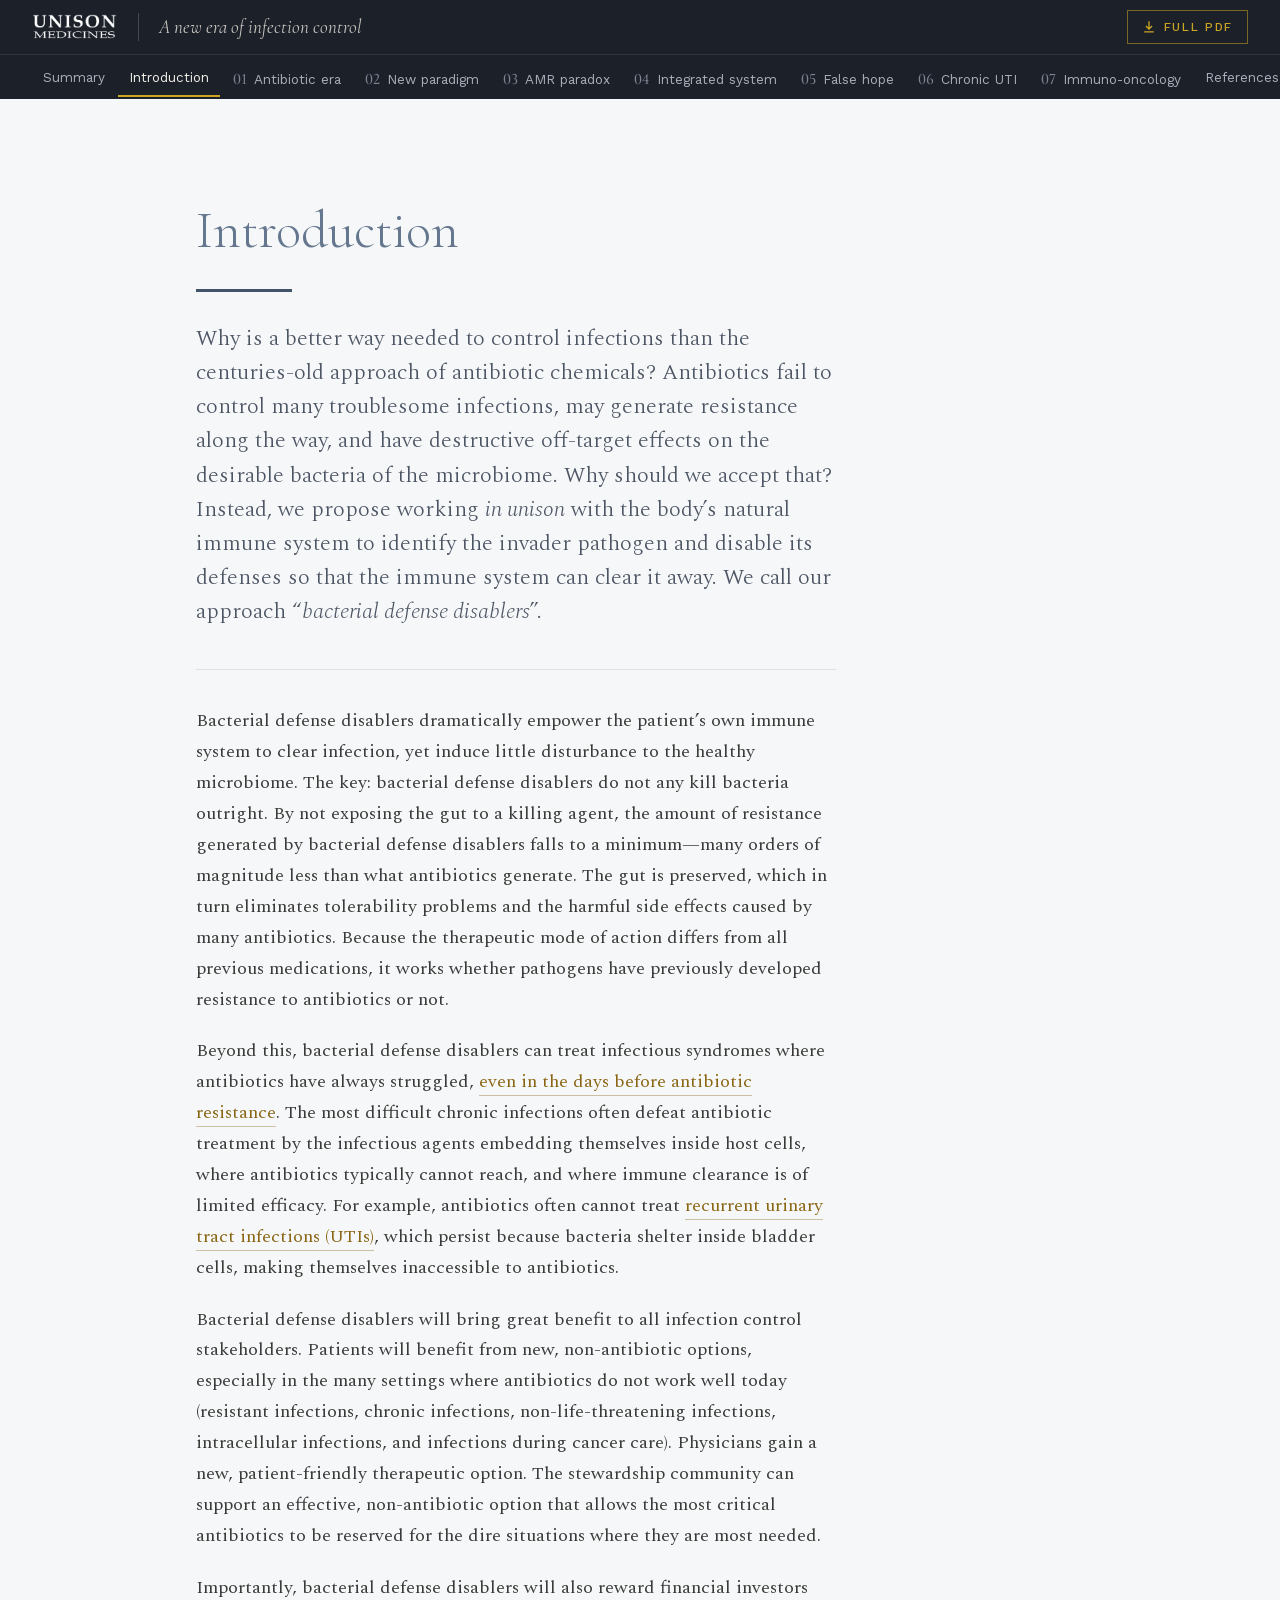
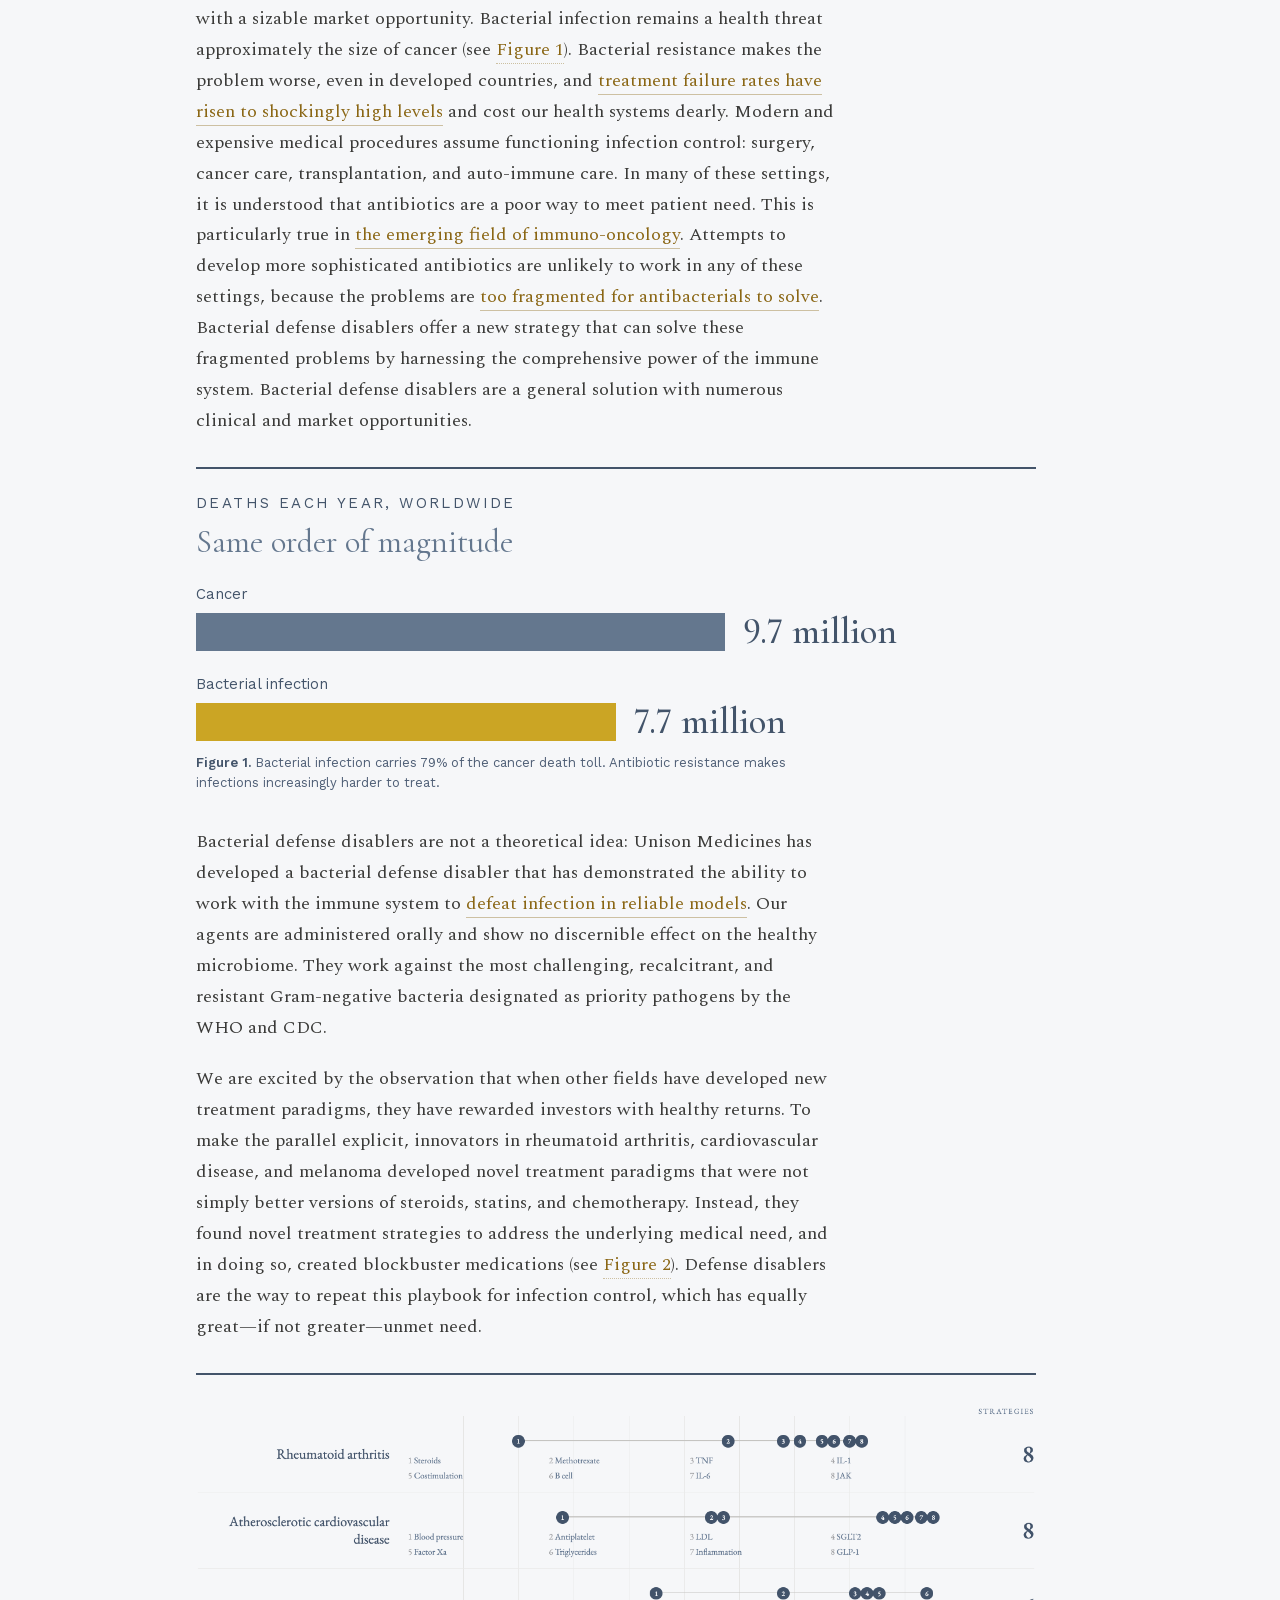
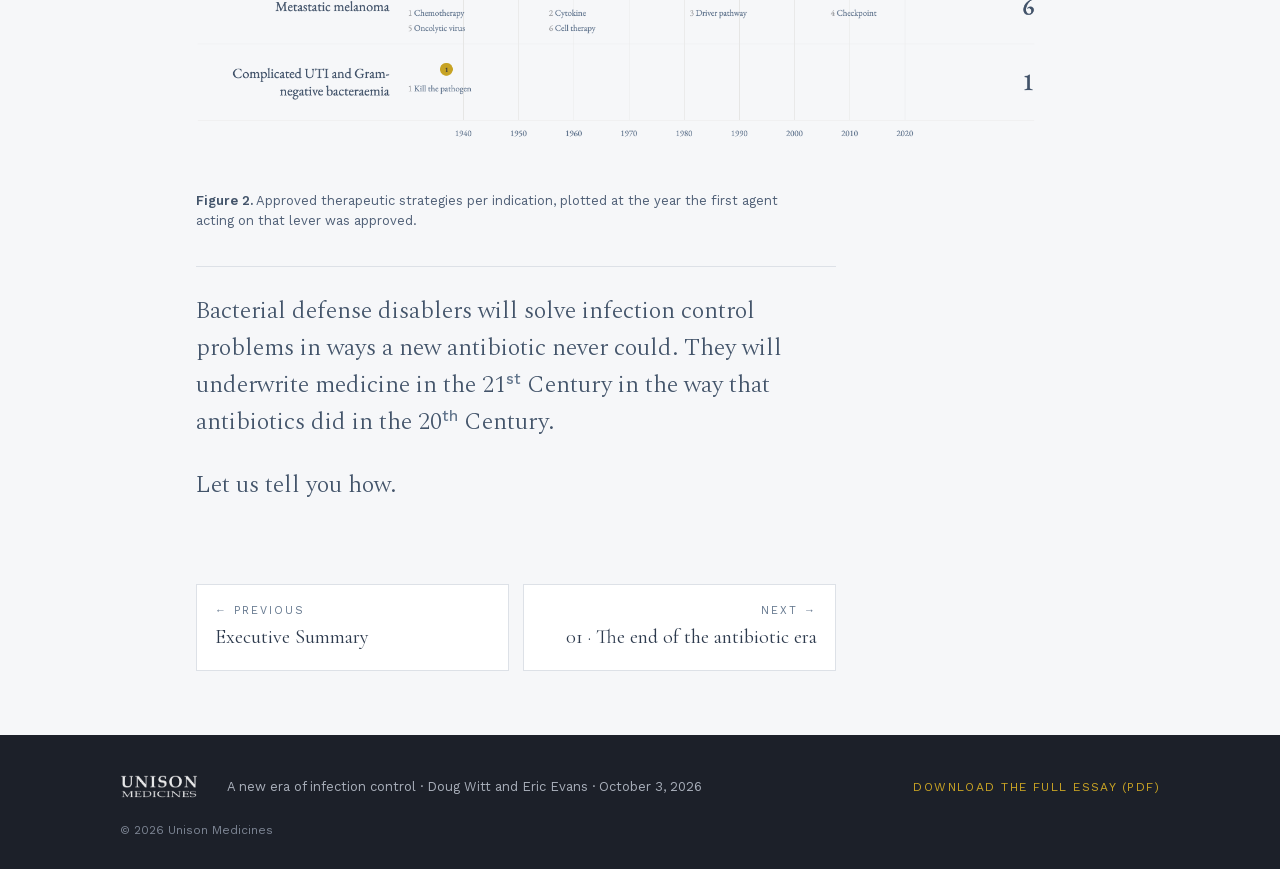
<file: introduction.html>
<!doctype html>
<html lang="en">
<head>
<meta charset="utf-8">
<meta name="viewport" content="width=device-width, initial-scale=1">
<title>Introduction — A new era of infection control</title>
<meta name="description" content="Why is a better way needed to control infections than the centuries-old approach of antibiotic chemicals? Antibiotics fail to control many troublesome…">
<meta name="author" content="Doug Witt and Eric Evans">
<link rel="canonical" href="https://unisonmedicines.com/introduction.html">
<meta property="og:type" content="article">
<meta property="og:site_name" content="Unison Medicines">
<meta property="og:title" content="Introduction — A new era of infection control">
<meta property="og:description" content="Why is a better way needed to control infections than the centuries-old approach of antibiotic chemicals? Antibiotics fail to control many troublesome…">
<meta property="og:url" content="https://unisonmedicines.com/introduction.html">
<meta property="og:image" content="https://unisonmedicines.com/assets/og-image.png">
<meta name="twitter:card" content="summary_large_image">
<meta name="theme-color" content="#1C2029">
<link rel="icon" href="assets/favicon.svg" type="image/svg+xml">
<link rel="icon" href="assets/favicon-32.png" sizes="32x32" type="image/png">
<link rel="apple-touch-icon" href="assets/apple-touch-icon.png">
<link rel="preload" href="fonts/ae829ba0.woff2" as="font" type="font/woff2" crossorigin>
<link rel="stylesheet" href="fonts.css">
<link rel="stylesheet" href="style.css">
<script src="refs.js" defer></script>
<script src="site.js" defer></script>
</head>
<body>
<a class="skip" href="#content">Skip to content</a>
<header class="site-header">
  <div class="bar">
    <a class="brand" href="index.html" aria-label="Unison Medicines — home"><img src="assets/unison-logo.png" alt="Unison Medicines" width="907" height="275"></a>
    <a class="essay-title" href="index.html">A new era of infection control</a>
    <span class="here">Introduction</span>
    <a class="pdf" href="unison-a-new-era-of-infection-control.pdf" download><svg viewBox="0 0 16 16" aria-hidden="true"><path d="M8 1.5v8.5M4.5 6.8 8 10.3l3.5-3.5M2.5 13.5h11" fill="none" stroke="currentColor" stroke-width="1.5"/></svg><span>Full PDF</span></a>
    <button class="menu-btn" type="button" aria-expanded="false" aria-controls="menu"><span class="menu-ic" aria-hidden="true"></span><span>Contents</span></button>
  </div>
  <nav class="chapters" aria-label="Chapters"><ul><li><a href="index.html" title="Executive Summary">Summary</a></li><li><a href="introduction.html" aria-current="page" title="Introduction">Introduction</a></li><li><a href="end-of-the-antibiotic-era.html" title="The end of the antibiotic era"><span class="n">01</span>Antibiotic era</a></li><li><a href="new-treatment-paradigm.html" title="The birth of a new treatment paradigm"><span class="n">02</span>New paradigm</a></li><li><a href="amr-paradox.html" title="The antimicrobial resistance paradox and the real crisis of treatment failure"><span class="n">03</span>AMR paradox</a></li><li><a href="one-integrated-system.html" title="One integrated system: the immune system and microbiome"><span class="n">04</span>Integrated system</a></li><li><a href="false-hope.html" title="False hope: narrow-spectrum bacteria killers"><span class="n">05</span>False hope</a></li><li><a href="chronic-uti.html" title="The unsolved problem of chronic urinary tract infections"><span class="n">06</span>Chronic UTI</a></li><li><a href="immuno-oncology.html" title="The unsolved problem of antibiotics in immuno-oncology"><span class="n">07</span>Immuno-oncology</a></li><li><a href="references.html" title="Acknowledgments &amp; references">References</a></li><li class="pdf-item"><a href="unison-a-new-era-of-infection-control.pdf" download>Full PDF</a></li></ul></nav>
  <div class="progress" aria-hidden="true"><span></span></div>
</header>
<div class="menu" id="menu" hidden>
  <div class="menu-inner">
    <div class="menu-label">Contents</div>
    <ol><li><a href="index.html"><span class="n"></span><span class="t">Executive Summary</span></a></li><li><a href="introduction.html" aria-current="page"><span class="n"></span><span class="t">Introduction</span></a></li><li><a href="end-of-the-antibiotic-era.html"><span class="n">01</span><span class="t">The end of the antibiotic era</span></a></li><li><a href="new-treatment-paradigm.html"><span class="n">02</span><span class="t">The birth of a new treatment paradigm</span></a></li><li><a href="amr-paradox.html"><span class="n">03</span><span class="t">The antimicrobial resistance paradox and the real crisis of treatment failure</span></a></li><li><a href="one-integrated-system.html"><span class="n">04</span><span class="t">One integrated system: the immune system and microbiome</span></a></li><li><a href="false-hope.html"><span class="n">05</span><span class="t">False hope: narrow-spectrum bacteria killers</span></a></li><li><a href="chronic-uti.html"><span class="n">06</span><span class="t">The unsolved problem of chronic urinary tract infections</span></a></li><li><a href="immuno-oncology.html"><span class="n">07</span><span class="t">The unsolved problem of antibiotics in immuno-oncology</span></a></li><li><a href="references.html"><span class="n"></span><span class="t">Acknowledgments & references</span></a></li></ol>
    <a class="menu-pdf" href="unison-a-new-era-of-infection-control.pdf" download>Download the full essay (PDF)</a>
  </div>
</div>
<main id="content">
<article class="essay" id="summary"><header class="opener"><h1 class="ch-title quiet">Introduction</h1><div class="rule"></div><p class="lede">Why is a better way needed to control infections than the centuries-old approach of antibiotic chemicals? Antibiotics fail to control many troublesome infections, may generate resistance along the way, and have destructive off-target effects on the desirable bacteria of the microbiome. Why should we accept that? Instead, we propose working <i>in unison</i> with the body’s natural immune system to identify the invader pathogen and disable its defenses so that the immune system can clear it away. We call our approach “<i>bacterial defense disablers</i>”.</p></header><div class="prose"><p>Bacterial defense disablers dramatically empower the patient’s own immune system to clear infection, yet induce little disturbance to the healthy microbiome. The key: bacterial defense disablers do not any kill bacteria outright. By not exposing the gut to a killing agent, the amount of resistance generated by bacterial defense disablers falls to a minimum—many orders of magnitude less than what antibiotics generate. The gut is preserved, which in turn eliminates tolerability problems and the harmful side effects caused by many antibiotics. Because the therapeutic mode of action differs from all previous medications, it works whether pathogens have previously developed resistance to antibiotics or not.</p>
<p>Beyond this, bacterial defense disablers can treat infectious syndromes where antibiotics have always struggled, <a href="end-of-the-antibiotic-era.html" data-xref="ch01">even in the days before antibiotic resistance</a>. The most difficult chronic infections often defeat antibiotic treatment by the infectious agents embedding themselves inside host cells, where antibiotics typically cannot reach, and where immune clearance is of limited efficacy. For example, antibiotics often cannot treat <a href="chronic-uti.html" data-xref="ch06">recurrent urinary tract infections (UTIs)</a>, which persist because bacteria shelter inside bladder cells, making themselves inaccessible to antibiotics.</p>
<p>Bacterial defense disablers will bring great benefit to all infection control stakeholders. Patients will benefit from new, non-antibiotic options, especially in the many settings where antibiotics do not work well today (resistant infections, chronic infections, non-life-threatening infections, intracellular infections, and infections during cancer care). Physicians gain a new, patient-friendly therapeutic option. The stewardship community can support an effective, non-antibiotic option that allows the most critical antibiotics to be reserved for the dire situations where they are most needed.</p>
<p>Importantly, bacterial defense disablers will also reward financial investors with a sizable market opportunity. Bacterial infection remains a health threat approximately the size of cancer (see <a class="figref" href="introduction.html#figure-1">Figure 1</a>). Bacterial resistance makes the problem worse, even in developed countries, and <a href="amr-paradox.html" data-xref="ch03">treatment failure rates have risen to shockingly high levels</a> and cost our health systems dearly. Modern and expensive medical procedures assume functioning infection control: surgery, cancer care, transplantation, and auto-immune care. In many of these settings, it is understood that antibiotics are a poor way to meet patient need. This is particularly true in <a href="immuno-oncology.html" data-xref="ch07">the emerging field of immuno-oncology</a>. Attempts to develop more sophisticated antibiotics are unlikely to work in any of these settings, because the problems are <a href="false-hope.html" data-xref="ch05">too fragmented for antibacterials to solve</a>. Bacterial defense disablers offer a new strategy that can solve these fragmented problems by harnessing the comprehensive power of the immune system. Bacterial defense disablers are a general solution with numerous clinical and market opportunities.</p>
<figure class="fig wide" id="figure-1"><div class="fig-frame" data-w="672" data-max="1.250" data-min="0"><div class="fig-inner" style="width:672px"><div><div style="border-top: 2px solid #43546A; padding-top: 18px; max-width: 672px;">
<div style="font-family: 'Work Sans', sans-serif; font-size: 12px; font-weight: 400; letter-spacing: .16em; text-transform: uppercase; color: #43546A;">Deaths each year, worldwide</div>
<div style="font-family: 'Cormorant Garamond', serif; font-size: 26px; font-weight: 400; line-height: 1.2; color: #64778E; margin-top: 6px;">Same order of magnitude</div>
<div style="margin-top: 18px;"><div style="font-family: 'Work Sans', sans-serif; font-size: 12px; font-weight: 400; color: #43546A; margin-bottom: 6px;">Cancer</div><div style="display: flex; align-items: center; gap: 14px;"><div style="width: 63%; height: 30px; background: #64778E;"></div><div style="font-family: 'Cormorant Garamond', serif; font-size: 30px; font-weight: 500; line-height: 1; color: #43546A; font-variant-numeric: lining-nums; white-space: nowrap;">9.7 million</div></div></div>
<div style="margin-top: 18px;"><div style="font-family: 'Work Sans', sans-serif; font-size: 12px; font-weight: 400; color: #43546A; margin-bottom: 6px;">Bacterial infection</div><div style="display: flex; align-items: center; gap: 14px;"><div style="width: 50%; height: 30px; background: #CBA524;"></div><div style="font-family: 'Cormorant Garamond', serif; font-size: 30px; font-weight: 500; line-height: 1; color: #43546A; font-variant-numeric: lining-nums; white-space: nowrap;">7.7 million</div></div></div>
</div></div></div></div><button class="fig-enlarge" type="button" hidden>Enlarge figure 1</button><figcaption><span class="fig-label">Figure&nbsp;1.</span> Bacterial infection carries 79% of the cancer death toll. Antibiotic resistance makes infections increasingly harder to treat.</figcaption></figure>
<p>Bacterial defense disablers are not a theoretical idea: Unison Medicines has developed a bacterial defense disabler that has demonstrated the ability to work with the immune system to <a href="new-treatment-paradigm.html" data-xref="ch02">defeat infection in reliable models</a>. Our agents are administered orally and show no discernible effect on the healthy microbiome. They work against the most challenging, recalcitrant, and resistant Gram-negative bacteria designated as priority pathogens by the WHO and CDC.</p>
<p>We are excited by the observation that when other fields have developed new treatment paradigms, they have rewarded investors with healthy returns. To make the parallel explicit, innovators in rheumatoid arthritis, cardiovascular disease, and melanoma developed novel treatment paradigms that were not simply better versions of steroids, statins, and chemotherapy. Instead, they found novel treatment strategies to address the underlying medical need, and in doing so, created blockbuster medications (see <a class="figref" href="introduction.html#figure-2">Figure 2</a>). Defense disablers are the way to repeat this playbook for infection control, which has equally great—if not greater—unmet need.</p>
<figure class="fig wide" id="figure-2"><div class="fig-frame" data-w="672" data-max="1.250" data-min="0"><div class="fig-inner" style="width:672px"><div style="border-top: 2px solid #43546A; padding-top: 18px; margin-bottom: 30px;">
              <img width="2892" height="1186" loading="lazy" decoding="async" src="assets/fig02-strategies.png" alt="Approved therapeutic strategies per indication, plotted by year of first approval" style="width: 672px; display: block; height: auto;">
          
            </div></div></div><button class="fig-enlarge" type="button" hidden>Enlarge figure 2</button><figcaption><span class="fig-label">Figure&nbsp;2.</span> Approved therapeutic strategies per indication, plotted at the year the first agent acting on that lever was approved.</figcaption></figure>
<blockquote class="pull first"><p>Bacterial defense disablers will solve infection control problems in ways a new antibiotic never could. They will underwrite medicine in the 21<sup>st</sup> Century in the way that antibiotics did in the 20<sup>th</sup> Century.</p></blockquote>
<blockquote class="pull"><p>Let us tell you how.</p></blockquote></div></article>
</main>
<nav class="prevnext" aria-label="Chapter navigation"><a class="pn prev" href="index.html"><span class="pn-k">Previous</span><span class="pn-t">Executive Summary</span></a><a class="pn next" href="end-of-the-antibiotic-era.html"><span class="pn-k">Next</span><span class="pn-t">01 · The end of the antibiotic era</span></a></nav>
<footer class="site-footer">
  <div class="foot-inner">
    <img src="assets/unison-logo.png" alt="Unison Medicines" width="907" height="275">
    <div class="foot-meta">A new era of infection control · Doug Witt and Eric Evans · October 3, 2026</div>
    <a href="unison-a-new-era-of-infection-control.pdf" download>Download the full essay (PDF)</a>
  </div>
  <div class="foot-copy">© 2026 Unison Medicines</div>
</footer>
<div class="cite-pop" role="dialog" aria-label="Reference" hidden></div>
</body>
</html>
</file>
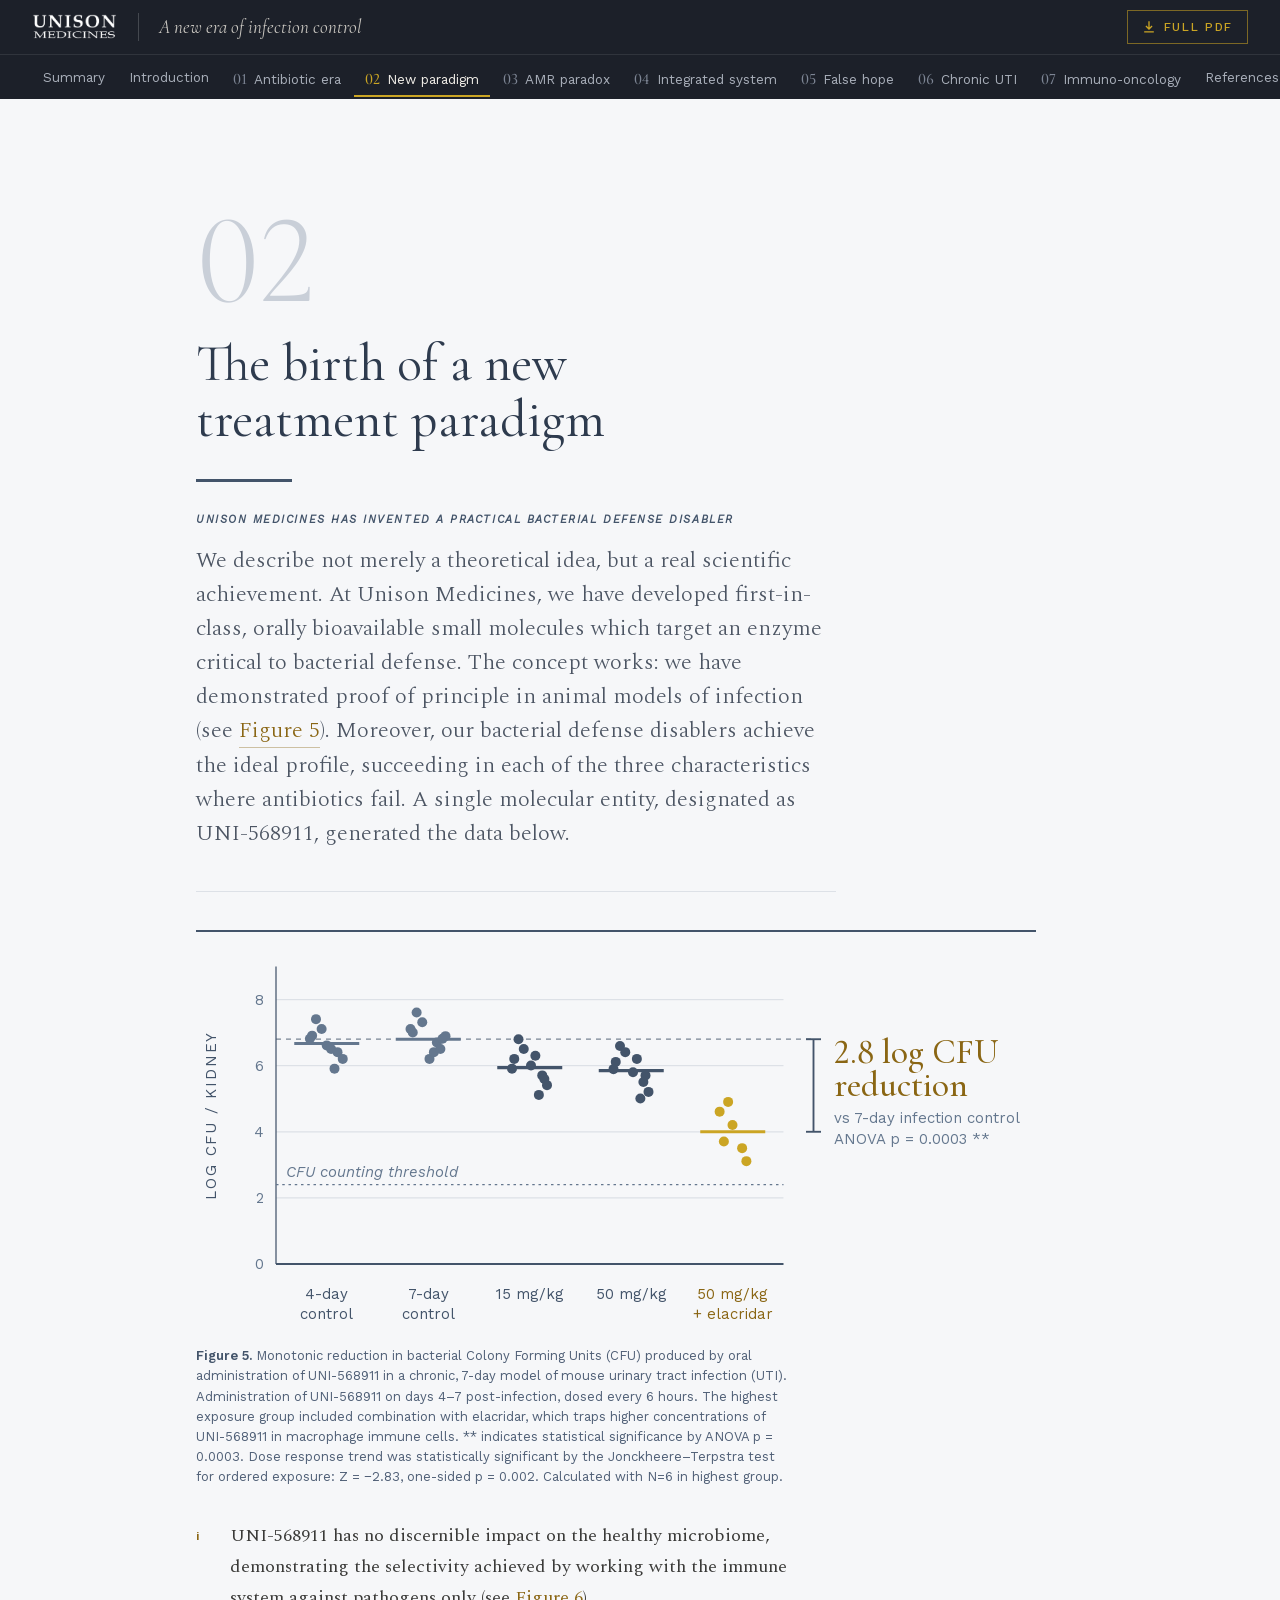
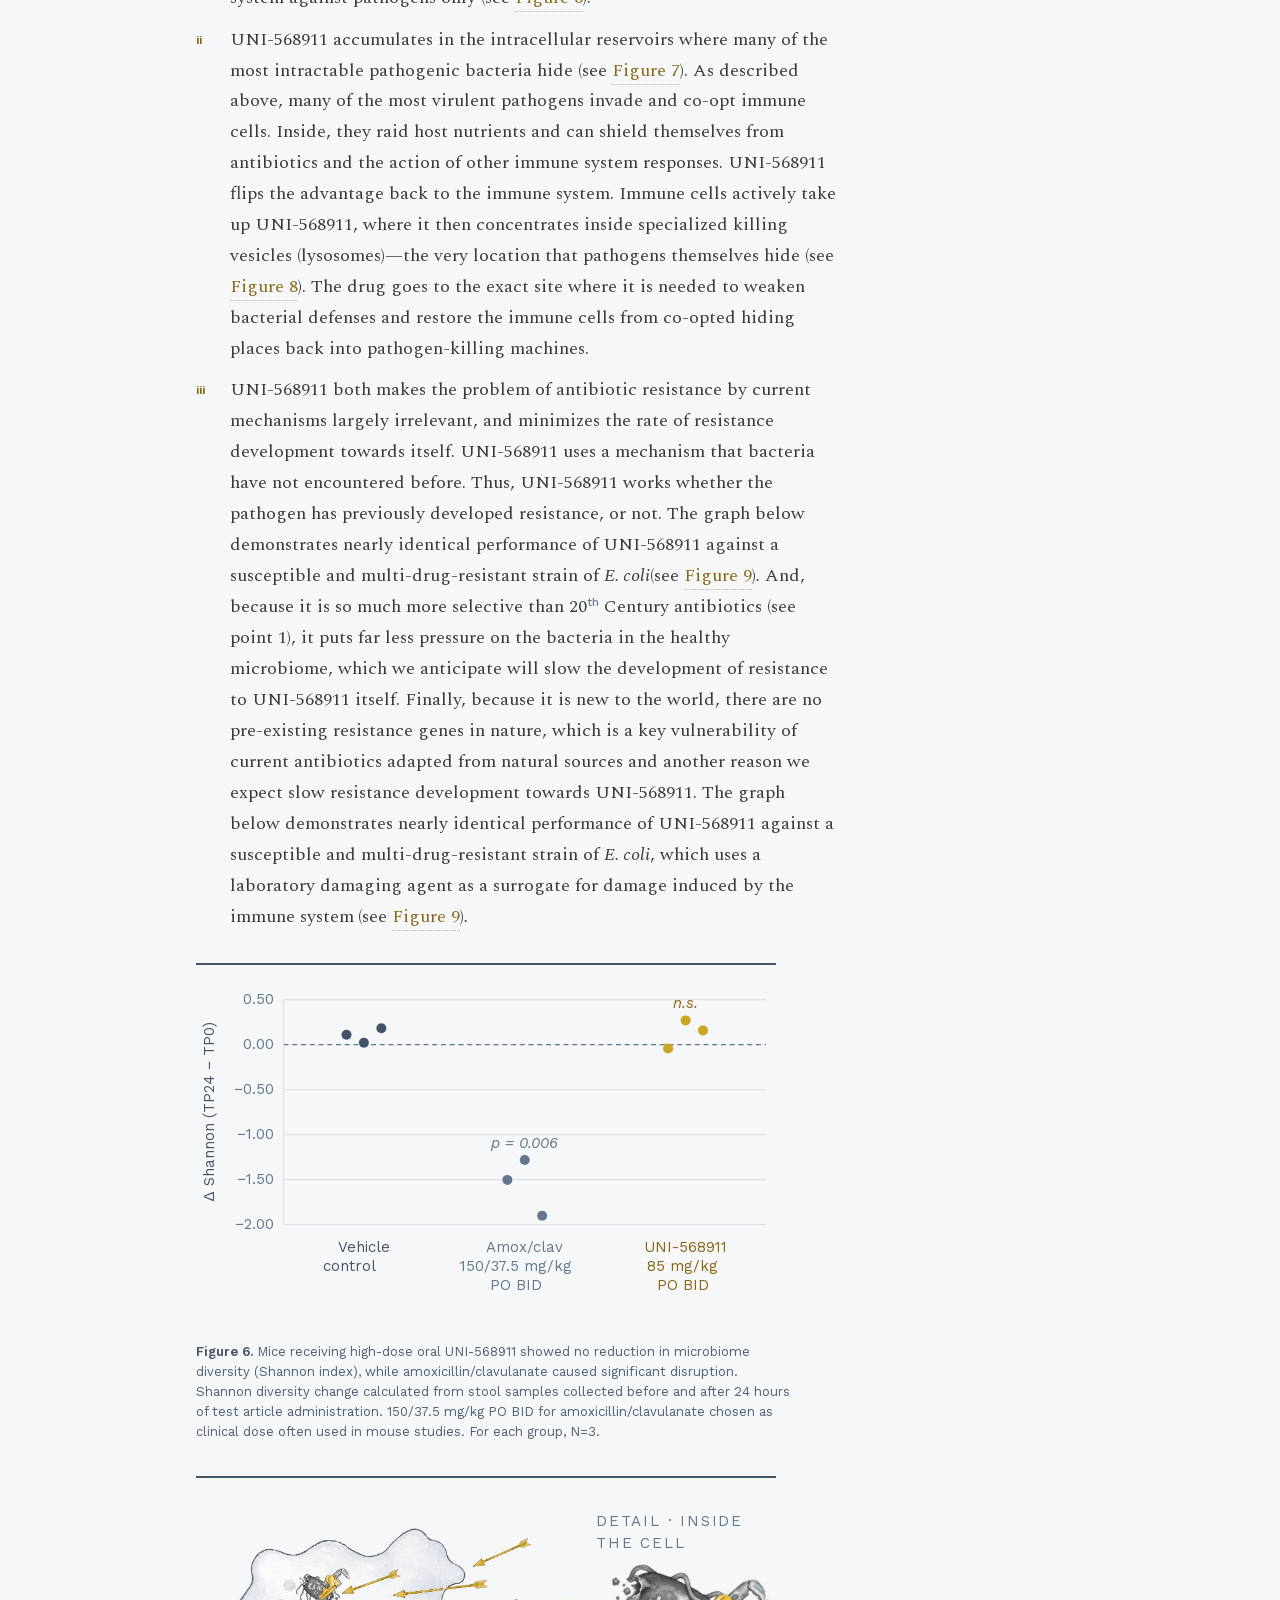
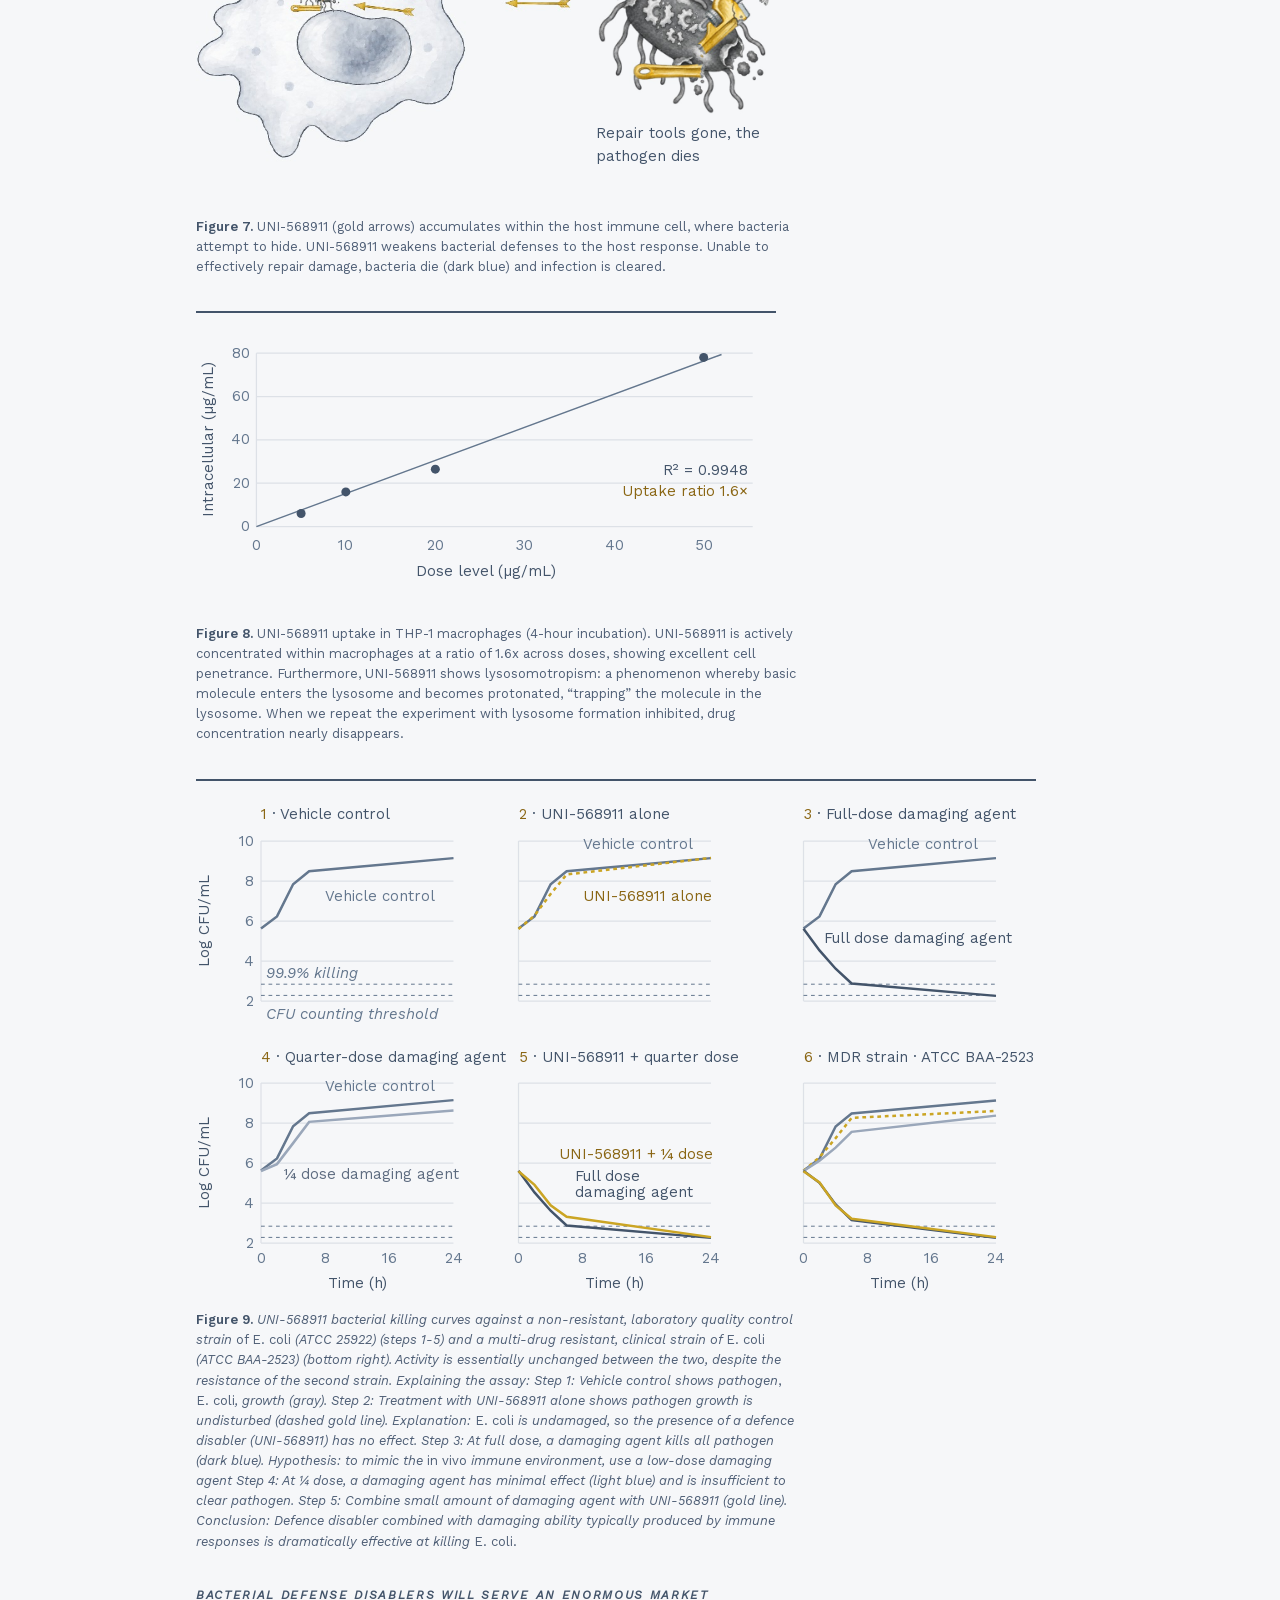
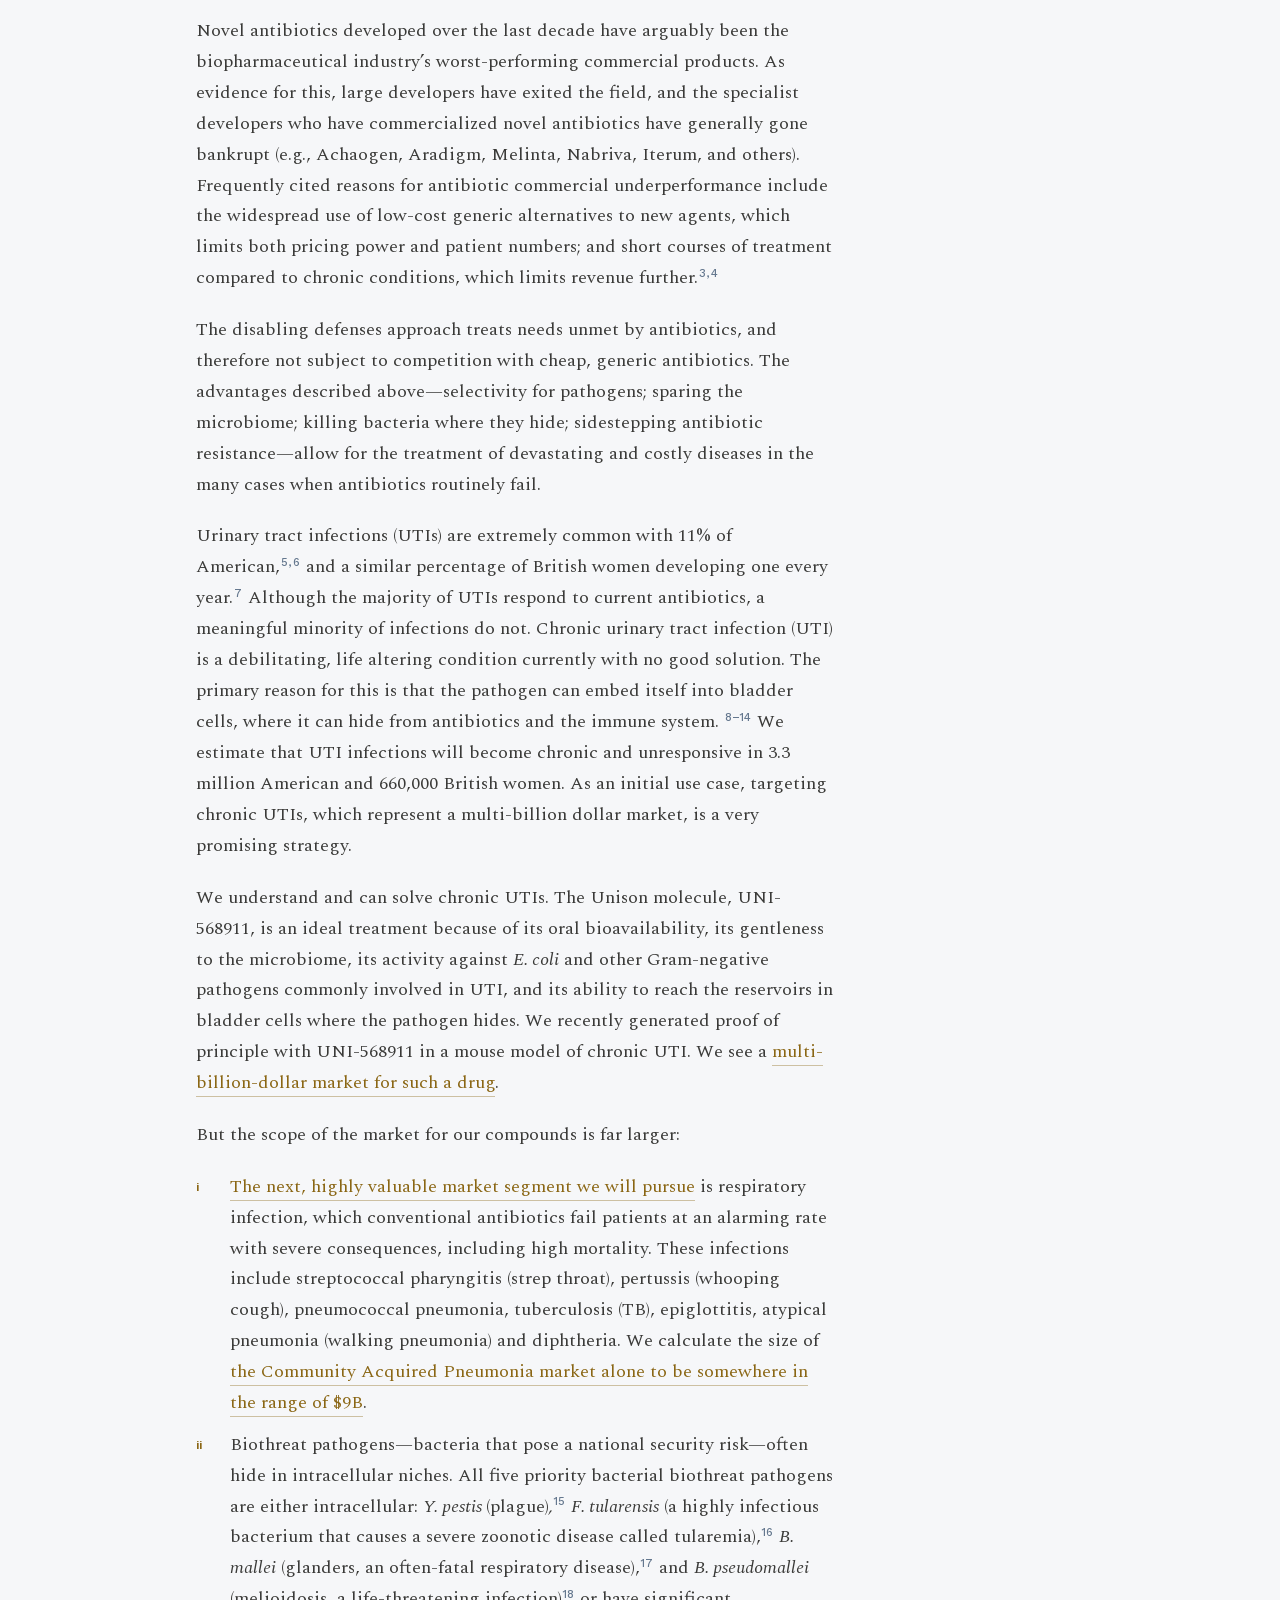
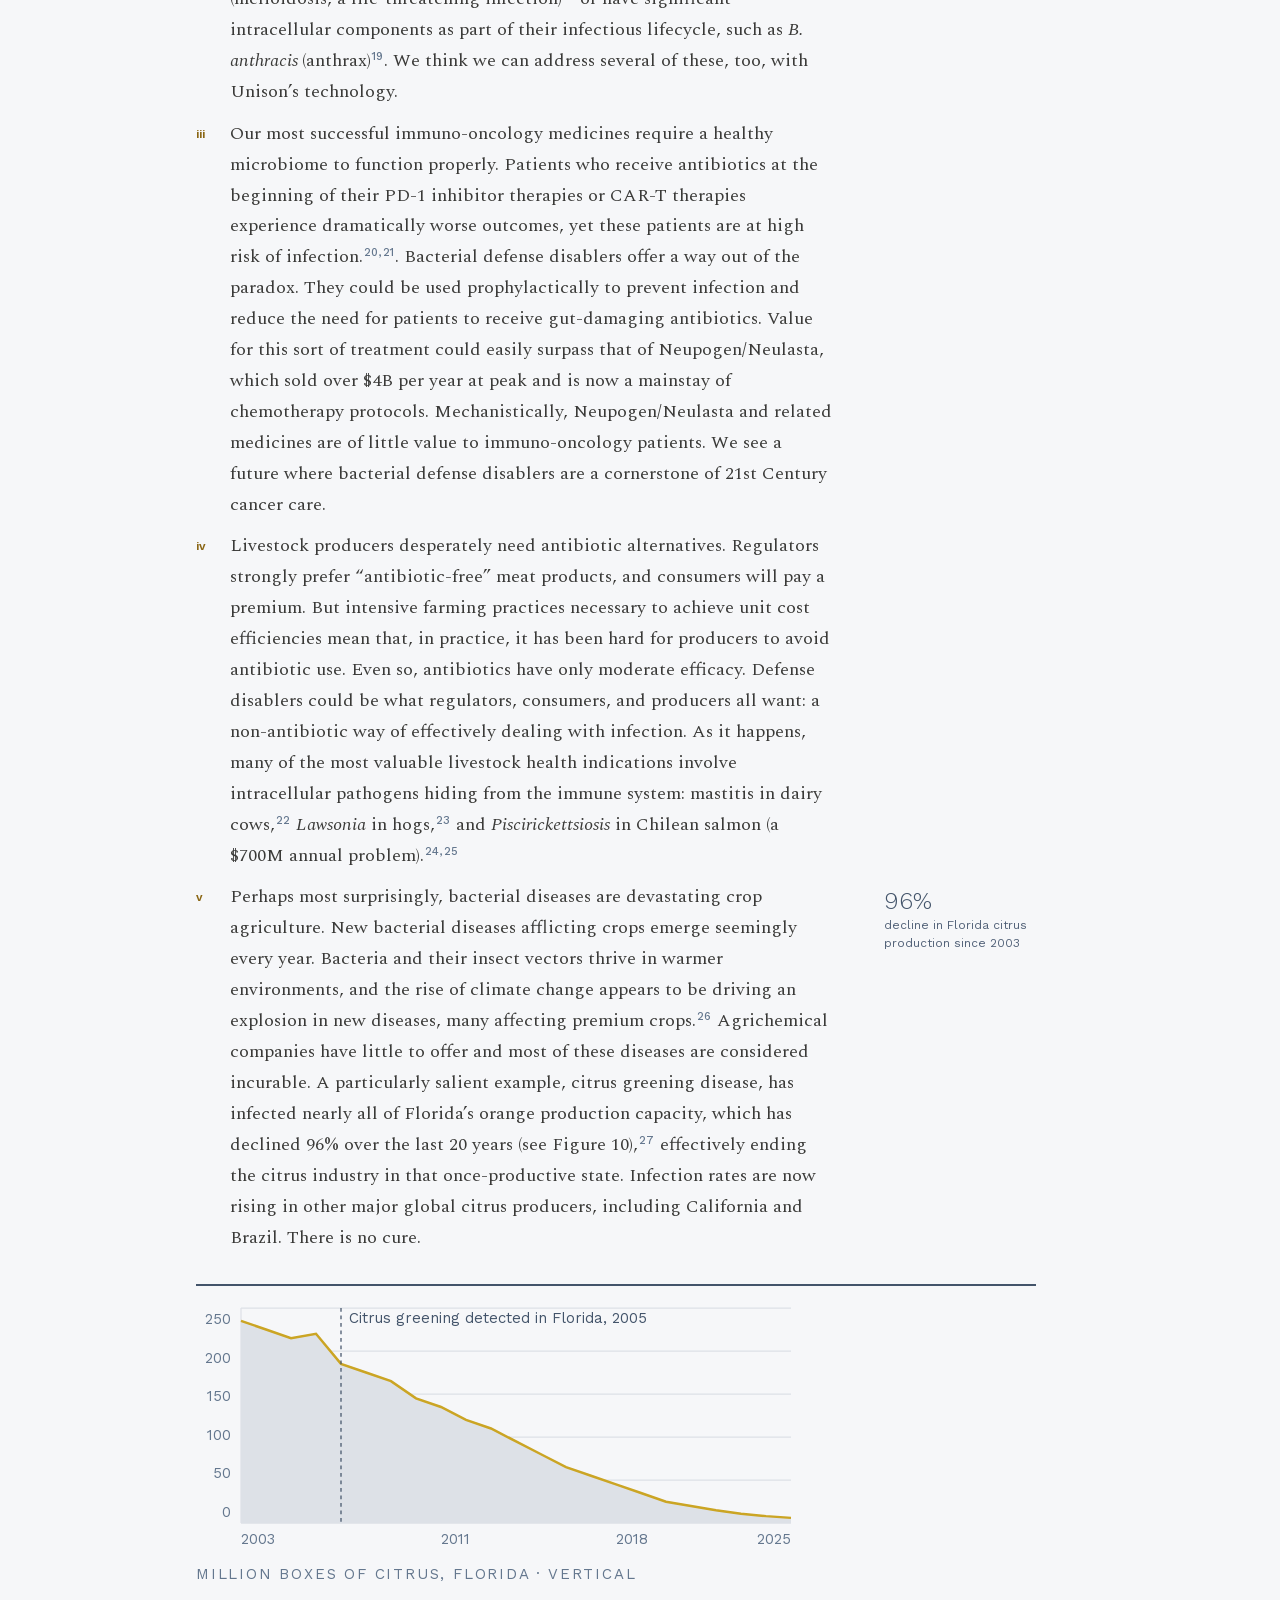
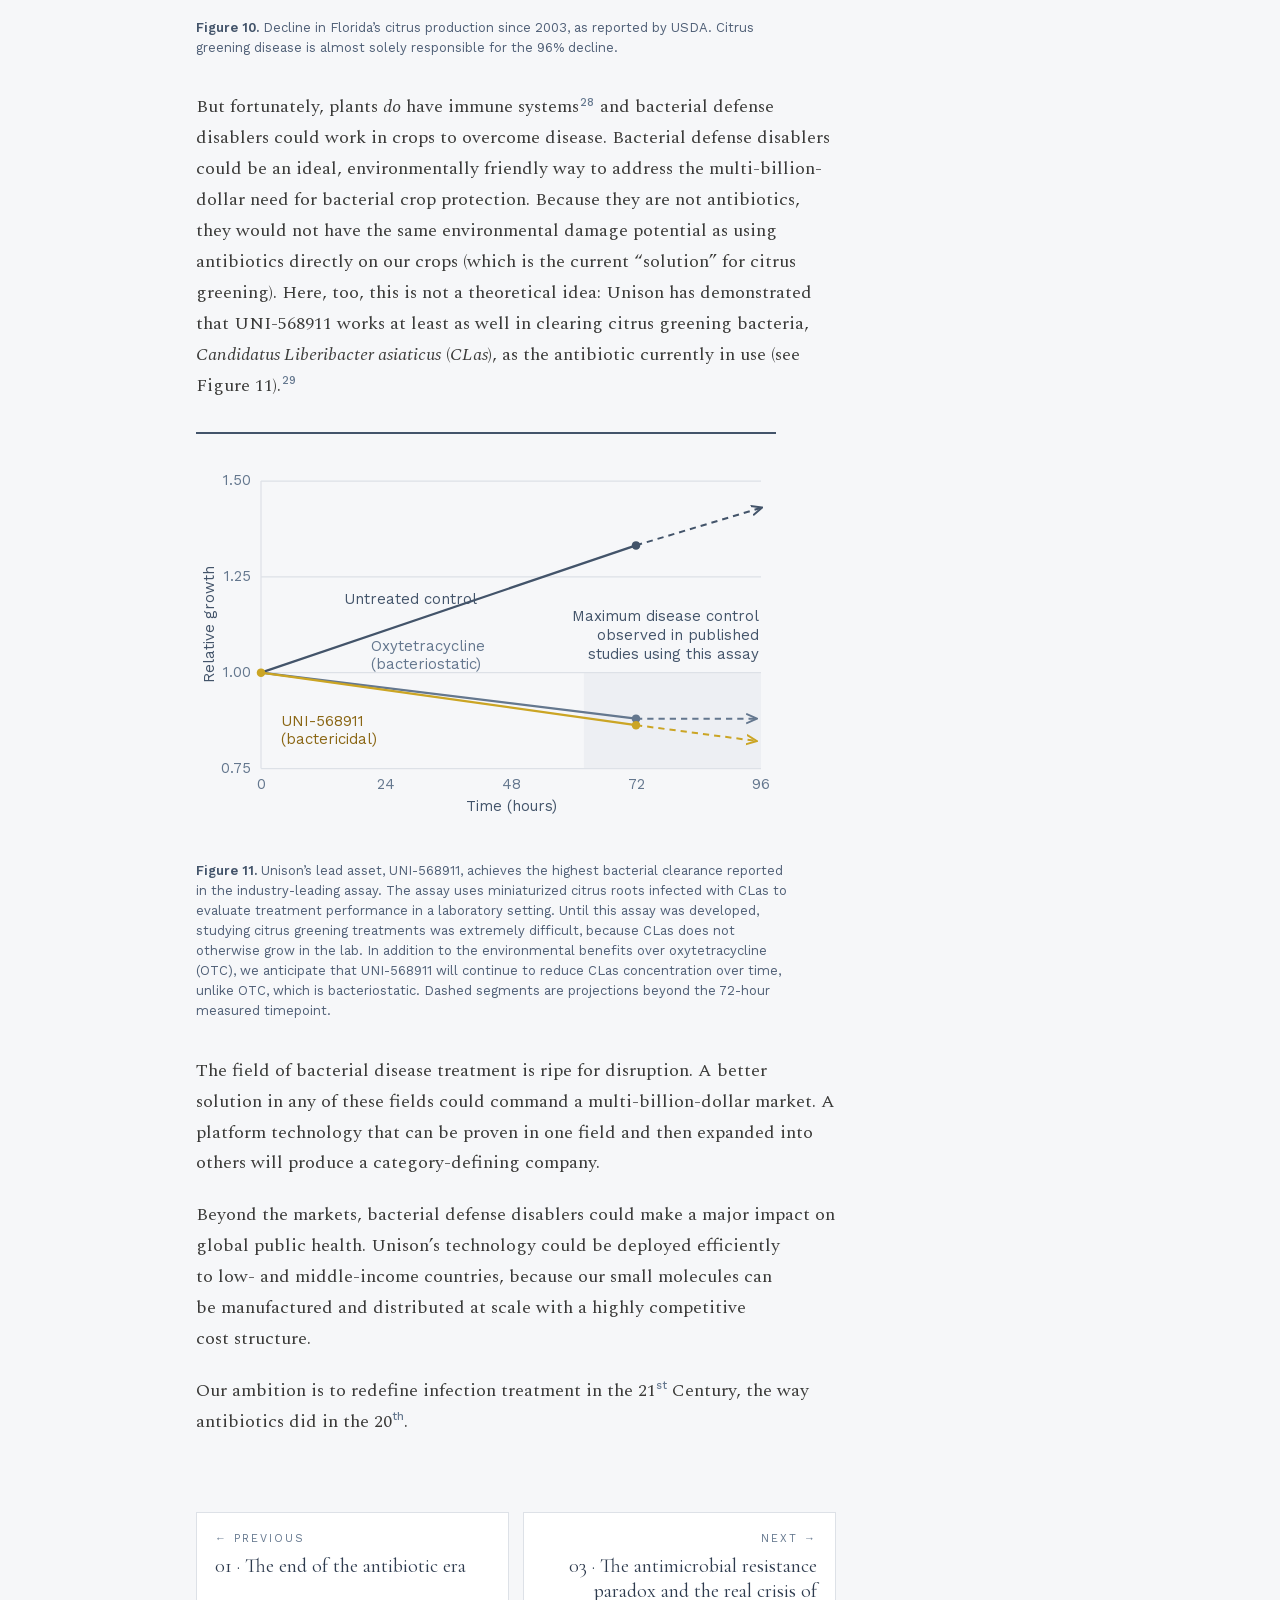
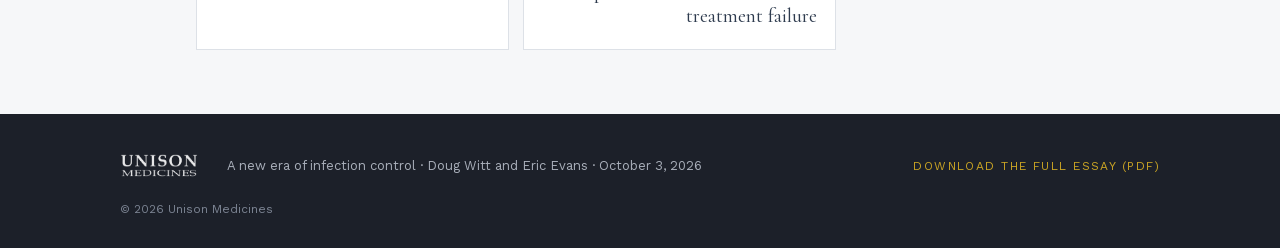
<file: new-treatment-paradigm.html>
<!doctype html>
<html lang="en">
<head>
<meta charset="utf-8">
<meta name="viewport" content="width=device-width, initial-scale=1">
<title>02 · The birth of a new treatment paradigm — A new era of infection control</title>
<meta name="description" content="We describe not merely a theoretical idea, but a real scientific achievement. At Unison Medicines, we have developed first-in-class, orally bioavailable…">
<meta name="author" content="Doug Witt and Eric Evans">
<link rel="canonical" href="https://unisonmedicines.com/new-treatment-paradigm.html">
<meta property="og:type" content="article">
<meta property="og:site_name" content="Unison Medicines">
<meta property="og:title" content="02 · The birth of a new treatment paradigm — A new era of infection control">
<meta property="og:description" content="We describe not merely a theoretical idea, but a real scientific achievement. At Unison Medicines, we have developed first-in-class, orally bioavailable…">
<meta property="og:url" content="https://unisonmedicines.com/new-treatment-paradigm.html">
<meta property="og:image" content="https://unisonmedicines.com/assets/og-image.png">
<meta name="twitter:card" content="summary_large_image">
<meta name="theme-color" content="#1C2029">
<link rel="icon" href="assets/favicon.svg" type="image/svg+xml">
<link rel="icon" href="assets/favicon-32.png" sizes="32x32" type="image/png">
<link rel="apple-touch-icon" href="assets/apple-touch-icon.png">
<link rel="preload" href="fonts/ae829ba0.woff2" as="font" type="font/woff2" crossorigin>
<link rel="stylesheet" href="fonts.css">
<link rel="stylesheet" href="style.css">
<script src="refs.js" defer></script>
<script src="site.js" defer></script>
</head>
<body>
<a class="skip" href="#content">Skip to content</a>
<header class="site-header">
  <div class="bar">
    <a class="brand" href="index.html" aria-label="Unison Medicines — home"><img src="assets/unison-logo.png" alt="Unison Medicines" width="907" height="275"></a>
    <a class="essay-title" href="index.html">A new era of infection control</a>
    <span class="here">02 · New paradigm</span>
    <a class="pdf" href="unison-a-new-era-of-infection-control.pdf" download><svg viewBox="0 0 16 16" aria-hidden="true"><path d="M8 1.5v8.5M4.5 6.8 8 10.3l3.5-3.5M2.5 13.5h11" fill="none" stroke="currentColor" stroke-width="1.5"/></svg><span>Full PDF</span></a>
    <button class="menu-btn" type="button" aria-expanded="false" aria-controls="menu"><span class="menu-ic" aria-hidden="true"></span><span>Contents</span></button>
  </div>
  <nav class="chapters" aria-label="Chapters"><ul><li><a href="index.html" title="Executive Summary">Summary</a></li><li><a href="introduction.html" title="Introduction">Introduction</a></li><li><a href="end-of-the-antibiotic-era.html" title="The end of the antibiotic era"><span class="n">01</span>Antibiotic era</a></li><li><a href="new-treatment-paradigm.html" aria-current="page" title="The birth of a new treatment paradigm"><span class="n">02</span>New paradigm</a></li><li><a href="amr-paradox.html" title="The antimicrobial resistance paradox and the real crisis of treatment failure"><span class="n">03</span>AMR paradox</a></li><li><a href="one-integrated-system.html" title="One integrated system: the immune system and microbiome"><span class="n">04</span>Integrated system</a></li><li><a href="false-hope.html" title="False hope: narrow-spectrum bacteria killers"><span class="n">05</span>False hope</a></li><li><a href="chronic-uti.html" title="The unsolved problem of chronic urinary tract infections"><span class="n">06</span>Chronic UTI</a></li><li><a href="immuno-oncology.html" title="The unsolved problem of antibiotics in immuno-oncology"><span class="n">07</span>Immuno-oncology</a></li><li><a href="references.html" title="Acknowledgments &amp; references">References</a></li><li class="pdf-item"><a href="unison-a-new-era-of-infection-control.pdf" download>Full PDF</a></li></ul></nav>
  <div class="progress" aria-hidden="true"><span></span></div>
</header>
<div class="menu" id="menu" hidden>
  <div class="menu-inner">
    <div class="menu-label">Contents</div>
    <ol><li><a href="index.html"><span class="n"></span><span class="t">Executive Summary</span></a></li><li><a href="introduction.html"><span class="n"></span><span class="t">Introduction</span></a></li><li><a href="end-of-the-antibiotic-era.html"><span class="n">01</span><span class="t">The end of the antibiotic era</span></a></li><li><a href="new-treatment-paradigm.html" aria-current="page"><span class="n">02</span><span class="t">The birth of a new treatment paradigm</span></a></li><li><a href="amr-paradox.html"><span class="n">03</span><span class="t">The antimicrobial resistance paradox and the real crisis of treatment failure</span></a></li><li><a href="one-integrated-system.html"><span class="n">04</span><span class="t">One integrated system: the immune system and microbiome</span></a></li><li><a href="false-hope.html"><span class="n">05</span><span class="t">False hope: narrow-spectrum bacteria killers</span></a></li><li><a href="chronic-uti.html"><span class="n">06</span><span class="t">The unsolved problem of chronic urinary tract infections</span></a></li><li><a href="immuno-oncology.html"><span class="n">07</span><span class="t">The unsolved problem of antibiotics in immuno-oncology</span></a></li><li><a href="references.html"><span class="n"></span><span class="t">Acknowledgments & references</span></a></li></ol>
    <a class="menu-pdf" href="unison-a-new-era-of-infection-control.pdf" download>Download the full essay (PDF)</a>
  </div>
</div>
<main id="content">
<article class="essay" id="summary"><header class="opener"><div class="ch-num" aria-hidden="true">02</div><div class="ch-kicker">Chapter 02</div><h1 class="ch-title">The birth of a new treatment paradigm</h1><div class="rule"></div><div class="ch-sub"><i>Unison Medicines has invented a practical bacterial defense disabler</i></div><p class="lede">We describe not merely a theoretical idea, but a real scientific achievement. At Unison Medicines, we have developed first-in-class, orally bioavailable small molecules which target an enzyme critical to bacterial defense. The concept works: we have demonstrated proof of principle in animal models of infection (see <a class="figref" href="new-treatment-paradigm.html#figure-5">Figure 5</a>). Moreover, our bacterial defense disablers achieve the ideal profile, succeeding in each of the three characteristics where antibiotics fail. A single molecular entity, designated as UNI-568911, generated the data below.</p></header><div class="prose"><figure class="fig wide" id="figure-5"><div class="fig-frame" data-w="672" data-max="1.250" data-min="0"><div class="fig-inner" style="width:672px"><div><div style="border-top: 2px solid #43546A; padding-top: 14px; max-width: 672px;"><svg width="672" height="308" viewBox="0 0 672 308" style="display: block; max-width: 100%; height: auto; font-family: 'Work Sans', sans-serif;" role="img" aria-label="Bacterial load in kidney falls with ascending UNI-568911 dose in the 7-day mouse UTI model"><line x1="64" x2="470" y1="199.11111111111111" y2="199.11111111111111" stroke="#DDE1E7" stroke-width="1"></line><line x1="64" x2="470" y1="146.22222222222223" y2="146.22222222222223" stroke="#DDE1E7" stroke-width="1"></line><line x1="64" x2="470" y1="93.33333333333334" y2="93.33333333333334" stroke="#DDE1E7" stroke-width="1"></line><line x1="64" x2="470" y1="40.44444444444446" y2="40.44444444444446" stroke="#DDE1E7" stroke-width="1"></line><text x="54" y="256.2" font-size="12" font-weight="400" fill="#64778E" text-anchor="end">0</text><text x="54" y="203.3111111111111" font-size="12" font-weight="400" fill="#64778E" text-anchor="end">2</text><text x="54" y="150.42222222222222" font-size="12" font-weight="400" fill="#64778E" text-anchor="end">4</text><text x="54" y="97.53333333333335" font-size="12" font-weight="400" fill="#64778E" text-anchor="end">6</text><text x="54" y="44.64444444444446" font-size="12" font-weight="400" fill="#64778E" text-anchor="end">8</text><line x1="64" x2="64" y1="14" y2="252" stroke="#43546A" stroke-width="1"></line><line x1="64" x2="470" y1="252" y2="252" stroke="#43546A" stroke-width="1.5"></line><text transform="translate(16 133) rotate(-90)" text-anchor="middle" font-size="12" font-weight="400" fill="#43546A" letter-spacing=".12em">LOG CFU / KIDNEY</text><line x1="64" x2="494" y1="72.17777777777778" y2="72.17777777777778" stroke="#43546A" stroke-width="1" stroke-dasharray="4 4" opacity=".7"></line><line x1="64" x2="470" y1="188.53333333333333" y2="188.53333333333333" stroke="#64778E" stroke-width="1" stroke-dasharray="2 3"></line><text x="72" y="182.53333333333333" font-size="12" font-weight="400" fill="#64778E" font-style="italic">CFU counting threshold</text><circle cx="96.0" cy="56.1" r="4" fill="#64778E"></circle><circle cx="100.5" cy="64.0" r="4" fill="#64778E"></circle><circle cx="92.9" cy="69.3" r="4" fill="#64778E"></circle><circle cx="91.1" cy="71.8" r="4" fill="#64778E"></circle><circle cx="104.6" cy="77.1" r="4" fill="#64778E"></circle><circle cx="108.1" cy="80.0" r="4" fill="#64778E"></circle><circle cx="113.2" cy="82.5" r="4" fill="#64778E"></circle><circle cx="117.4" cy="87.9" r="4" fill="#64778E"></circle><circle cx="110.8" cy="95.7" r="4" fill="#64778E"></circle><line x1="78.6" x2="130.6" y1="75.61555555555557" y2="75.61555555555557" stroke="#64778E" stroke-width="2.5"></line><text x="104.6" y="279.6" font-size="12" font-weight="400" fill="#43546A" text-anchor="middle">4-day</text><text x="104.6" y="295.6" font-size="12" font-weight="400" fill="#43546A" text-anchor="middle">control</text><circle cx="171.6" cy="64.0" r="4" fill="#64778E"></circle><circle cx="173.4" cy="66.8" r="4" fill="#64778E"></circle><circle cx="176.5" cy="50.8" r="4" fill="#64778E"></circle><circle cx="181.0" cy="58.6" r="4" fill="#64778E"></circle><circle cx="186.8" cy="87.9" r="4" fill="#64778E"></circle><circle cx="190.3" cy="82.5" r="4" fill="#64778E"></circle><circle cx="192.7" cy="74.7" r="4" fill="#64778E"></circle><circle cx="195.5" cy="80.0" r="4" fill="#64778E"></circle><circle cx="197.2" cy="71.8" r="4" fill="#64778E"></circle><circle cx="199.6" cy="69.7" r="4" fill="#64778E"></circle><line x1="159.8" x2="211.8" y1="72.17777777777778" y2="72.17777777777778" stroke="#64778E" stroke-width="2.5"></line><text x="185.8" y="279.6" font-size="12" font-weight="400" fill="#43546A" text-anchor="middle">7-day</text><text x="185.8" y="295.6" font-size="12" font-weight="400" fill="#43546A" text-anchor="middle">control</text><circle cx="252.8" cy="95.7" r="4" fill="#43546A"></circle><circle cx="254.6" cy="87.9" r="4" fill="#43546A"></circle><circle cx="258.0" cy="72.2" r="4" fill="#43546A"></circle><circle cx="262.2" cy="80.0" r="4" fill="#43546A"></circle><circle cx="268.0" cy="93.2" r="4" fill="#43546A"></circle><circle cx="271.5" cy="85.4" r="4" fill="#43546A"></circle><circle cx="274.3" cy="116.7" r="4" fill="#43546A"></circle><circle cx="277.0" cy="101.1" r="4" fill="#43546A"></circle><circle cx="278.7" cy="104.0" r="4" fill="#43546A"></circle><circle cx="280.8" cy="108.9" r="4" fill="#43546A"></circle><line x1="241" x2="293" y1="94.91999999999999" y2="94.91999999999999" stroke="#43546A" stroke-width="2.5"></line><text x="267" y="279.6" font-size="12" font-weight="400" fill="#43546A" text-anchor="middle">15 mg/kg</text><circle cx="334.0" cy="96.1" r="4" fill="#43546A"></circle><circle cx="335.8" cy="90.3" r="4" fill="#43546A"></circle><circle cx="339.2" cy="77.6" r="4" fill="#43546A"></circle><circle cx="343.4" cy="82.5" r="4" fill="#43546A"></circle><circle cx="349.6" cy="98.6" r="4" fill="#43546A"></circle><circle cx="352.7" cy="87.9" r="4" fill="#43546A"></circle><circle cx="355.5" cy="119.6" r="4" fill="#43546A"></circle><circle cx="357.9" cy="106.4" r="4" fill="#43546A"></circle><circle cx="359.6" cy="101.1" r="4" fill="#43546A"></circle><circle cx="362.0" cy="114.3" r="4" fill="#43546A"></circle><line x1="322.2" x2="374.2" y1="97.30000000000001" y2="97.30000000000001" stroke="#43546A" stroke-width="2.5"></line><text x="348.2" y="279.6" font-size="12" font-weight="400" fill="#43546A" text-anchor="middle">50 mg/kg</text><circle cx="418.9" cy="130.1" r="4" fill="#CBA524"></circle><circle cx="422.3" cy="154.0" r="4" fill="#CBA524"></circle><circle cx="425.7" cy="122.3" r="4" fill="#CBA524"></circle><circle cx="429.2" cy="140.8" r="4" fill="#CBA524"></circle><circle cx="436.9" cy="159.3" r="4" fill="#CBA524"></circle><circle cx="440.3" cy="169.7" r="4" fill="#CBA524"></circle><line x1="403.40000000000003" x2="455.40000000000003" y1="146.22222222222223" y2="146.22222222222223" stroke="#CBA524" stroke-width="2.5"></line><text x="429.40000000000003" y="279.6" font-size="12" font-weight="400" fill="#8A6614" text-anchor="middle">50 mg/kg</text><text x="429.40000000000003" y="295.6" font-size="12" font-weight="400" fill="#8A6614" text-anchor="middle">+ elacridar</text><line x1="494" x2="494" y1="72.17777777777778" y2="146.22222222222223" stroke="#43546A" stroke-width="1.5"></line><line x1="488" x2="500" y1="146.22222222222223" y2="146.22222222222223" stroke="#43546A" stroke-width="1.5"></line><line x1="488" x2="500" y1="72.17777777777778" y2="72.17777777777778" stroke="#43546A" stroke-width="1.5"></line><text x="510" y="91.2" font-family="'Cormorant Garamond', serif" font-size="28" font-weight="500" fill="#8A6614" style="font-variant-numeric: lining-nums;">2.8 log CFU</text><text x="510" y="117.2" font-family="'Cormorant Garamond', serif" font-size="28" font-weight="500" fill="#8A6614">reduction</text><text x="510" y="139.2" font-size="12" font-weight="400" fill="#64778E">vs 7-day infection control</text><text x="510" y="156" font-size="12" font-weight="400" fill="#64778E">ANOVA p = 0.0003 **</text></svg>
</div></div></div></div><button class="fig-enlarge" type="button" hidden>Enlarge figure 5</button><figcaption><span class="fig-label">Figure&nbsp;5.</span> Monotonic reduction in bacterial Colony Forming Units (CFU) produced by oral administration of UNI-568911 in a chronic, 7-day model of mouse urinary tract infection (UTI). Administration of UNI-568911 on days 4–7 post-infection, dosed every 6 hours. The highest exposure group included combination with elacridar, which traps higher concentrations of UNI-568911 in macrophage immune cells. ** indicates statistical significance by ANOVA p = 0.0003. Dose response trend was statistically significant by the Jonckheere–Terpstra test for ordered exposure: Z = −2.83, one-sided p = 0.002. Calculated with N=6 in highest group.</figcaption></figure>
<ul class="list roman"><li><span class="mk">i</span><div>UNI-568911 has no discernible impact on the healthy microbiome, demonstrating the selectivity achieved by working with the immune system against pathogens only (see <a class="figref" href="new-treatment-paradigm.html#figure-6">Figure 6</a>).</div></li><li><span class="mk">ii</span><div>UNI-568911 accumulates in the intracellular reservoirs where many of the most intractable pathogenic bacteria hide (see <a class="figref" href="new-treatment-paradigm.html#figure-7">Figure 7</a>). As described above, many of the most virulent pathogens invade and co-opt immune cells. Inside, they raid host nutrients and can shield themselves from antibiotics and the action of other immune system responses. UNI-568911 flips the advantage back to the immune system. Immune cells actively take up UNI-568911, where it then concentrates inside specialized killing vesicles (lysosomes)—the very location that pathogens themselves hide (see <a class="figref" href="new-treatment-paradigm.html#figure-8">Figure 8</a>). The drug goes to the exact site where it is needed to weaken bacterial defenses and restore the immune cells from co-opted hiding places back into pathogen-killing machines.</div></li><li><span class="mk">iii</span><div>UNI-568911 both makes the problem of antibiotic resistance by current mechanisms largely irrelevant, and minimizes the rate of resistance development towards itself. UNI-568911 uses a mechanism that bacteria have not encountered before. Thus, UNI-568911 works whether the pathogen has previously developed resistance, or not. The graph below demonstrates nearly identical performance of UNI-568911 against a susceptible and multi-drug-resistant strain of <i>E. coli</i>(see <a class="figref" href="new-treatment-paradigm.html#figure-9">Figure 9</a>)<i>.</i> And, because it is so much more selective than 20<sup>th</sup> Century antibiotics (see point 1), it puts far less pressure on the bacteria in the healthy microbiome, which we anticipate will slow the development of resistance to UNI-568911 itself. Finally, because it is new to the world, there are no pre-existing resistance genes in nature, which is a key vulnerability of current antibiotics adapted from natural sources and another reason we expect slow resistance development towards UNI-568911. The graph below demonstrates nearly identical performance of UNI-568911 against a susceptible and multi-drug-resistant strain of <i>E. coli</i>, which uses a laboratory damaging agent as a surrogate for damage induced by the immune system<i> </i>(see <a class="figref" href="new-treatment-paradigm.html#figure-9">Figure 9</a>)<i>.</i></div></li></ul>
<figure class="fig col" id="figure-6"><div class="fig-frame" data-w="464" data-max="1.250" data-min="0"><div class="fig-inner" style="width:464px"><div style="border-top: 2px solid #43546A; padding-top: 18px; margin-bottom: 22px;">
                <svg viewBox="0 0 464 252" width="464" height="252" style="display: block; font-family: 'Work Sans', sans-serif;">
                  <line x1="70" y1="10.0" x2="456" y2="10.0" stroke="#DDE1E7" stroke-width="1"></line><line x1="70" y1="46.0" x2="456" y2="46.0" stroke="#64778E" stroke-width="1" stroke-dasharray="4 3"></line><line x1="70" y1="82.0" x2="456" y2="82.0" stroke="#DDE1E7" stroke-width="1"></line><line x1="70" y1="118.0" x2="456" y2="118.0" stroke="#DDE1E7" stroke-width="1"></line><line x1="70" y1="154.0" x2="456" y2="154.0" stroke="#DDE1E7" stroke-width="1"></line><line x1="70" y1="190.0" x2="456" y2="190.0" stroke="#DDE1E7" stroke-width="1"></line>
                  <line x1="70" y1="10" x2="70" y2="190" stroke="#DDE1E7" stroke-width="1"></line>
                  <text x="62" y="13.2" text-anchor="end" font-size="12" fill="#64778E">0.50</text><text x="62" y="49.2" text-anchor="end" font-size="12" fill="#64778E">0.00</text><text x="62" y="85.2" text-anchor="end" font-size="12" fill="#64778E">−0.50</text><text x="62" y="121.2" text-anchor="end" font-size="12" fill="#64778E">−1.00</text><text x="62" y="157.2" text-anchor="end" font-size="12" fill="#64778E">−1.50</text><text x="62" y="193.2" text-anchor="end" font-size="12" fill="#64778E">−2.00</text>
                  <g fill="#43546A"><circle cx="120.4" cy="38.2" r="4"></circle><circle cx="134.3" cy="44.6" r="4"></circle><circle cx="148.3" cy="33.0" r="4"></circle></g><g fill="#64778E"><circle cx="249.1" cy="154.3" r="4"></circle><circle cx="263.0" cy="138.4" r="4"></circle><circle cx="276.9" cy="183.0" r="4"></circle></g><g fill="#CBA524"><circle cx="377.7" cy="49.1" r="4"></circle><circle cx="391.7" cy="26.7" r="4"></circle><circle cx="405.6" cy="34.7" r="4"></circle></g>
                  <text x="263.0" y="128.4" text-anchor="middle" font-size="12" font-style="italic" fill="#64778E">p = 0.006</text><text x="391.7" y="16.7" text-anchor="middle" font-size="12" font-style="italic" fill="#8A6614">n.s.</text>
                  <text x="134.3" y="212" text-anchor="middle" font-size="12" fill="#43546A">Vehicle</text><text x="123.1" y="227" text-anchor="middle" font-size="12" fill="#43546A">control</text><text x="263.0" y="212" text-anchor="middle" font-size="12" fill="#64778E">Amox/clav</text><text x="256.3" y="227" text-anchor="middle" font-size="12" fill="#64778E">150/37.5 mg/kg</text><text x="256.3" y="242" text-anchor="middle" font-size="12" fill="#64778E">PO BID</text><text x="391.7" y="212" text-anchor="middle" font-size="12" fill="#8A6614">UNI-568911</text><text x="389.5" y="227" text-anchor="middle" font-size="12" fill="#8A6614">85 mg/kg</text><text x="389.5" y="242" text-anchor="middle" font-size="12" fill="#8A6614">PO BID</text>
                  <text transform="translate(14 100) rotate(-90)" text-anchor="middle" font-size="12" fill="#43546A">Δ Shannon (TP24 − TP0)</text>
                </svg>
                
              </div></div></div><button class="fig-enlarge" type="button" hidden>Enlarge figure 6</button><figcaption><span class="fig-label">Figure&nbsp;6.</span> Mice receiving high-dose oral UNI-568911 showed no reduction in microbiome diversity (Shannon index), while amoxicillin/clavulanate caused significant disruption. Shannon diversity change calculated from stool samples collected before and after 24 hours of test article administration. 150/37.5 mg/kg PO BID for amoxicillin/clavulanate chosen as clinical dose often used in mouse studies. For each group, N=3.</figcaption></figure>
<figure class="fig col" id="figure-7"><div class="fig-frame" data-w="464" data-max="1.250" data-min="0"><div class="fig-inner" style="width:464px"><div style="border-top: 2px solid #43546A; padding-top: 18px; margin-bottom: 24px;">
                <div style="display: flex; gap: 20px; align-items: flex-end;">
                  <img width="600" height="438" loading="lazy" decoding="async" src="assets/fig07-disabler-uptake.jpg" alt="UNI-568911 entering the host immune cell on gold arrows; inside, the bacterium dies with its repair wrench broken" style="width: 300px; display: block; height: auto;">
                  <div style="flex: none; width: 140px; padding-bottom: 6px;">
                    <div style="font-size: 12px; letter-spacing: .12em; text-transform: uppercase; color: #64778E; margin-bottom: 6px;">Detail · inside the cell</div>
                    <img width="420" height="365" loading="lazy" decoding="async" src="assets/fig07-detail.jpg" alt="Detail: repair tools broken, the bacterium dies" style="width: 140px; display: block; height: auto;">
                    <div style="font-size: 12px; line-height: 1.5; color: #43546A; margin-top: 6px;">Repair tools gone, the pathogen dies</div>
                  </div>
                </div>
                
              </div></div></div><button class="fig-enlarge" type="button" hidden>Enlarge figure 7</button><figcaption><span class="fig-label">Figure&nbsp;7.</span> UNI-568911 (gold arrows) accumulates within the host immune cell, where bacteria attempt to hide. UNI-568911 weakens bacterial defenses to the host response. Unable to effectively repair damage, bacteria die (dark blue) and infection is cleared.</figcaption></figure>
<figure class="fig col" id="figure-8"><div class="fig-frame" data-w="464" data-max="1.250" data-min="0"><div class="fig-inner" style="width:464px"><div style="border-top: 2px solid #43546A; padding-top: 18px; margin-bottom: 22px;">
                  <svg width="464" height="199" viewBox="0 0 464 199" style="display: block; font-family:'Work Sans',sans-serif" role="img" aria-label="UNI-568911 intracellular concentration rises linearly with dose in THP-1 macrophages">
                    <line x1="48.33" x2="445.36" y1="153.28" y2="153.28" stroke="#DDE1E7" stroke-width="1"></line>
                    <text x="42.81" y="156.91" text-anchor="end" font-size="12" fill="#64778E">0</text>
                    <line x1="48.33" x2="445.36" y1="118.59" y2="118.59" stroke="#DDE1E7" stroke-width="1"></line>
                    <text x="42.81" y="122.21" text-anchor="end" font-size="12" fill="#64778E">20</text>
                    <line x1="48.33" x2="445.36" y1="83.89" y2="83.89" stroke="#DDE1E7" stroke-width="1"></line>
                    <text x="42.81" y="87.52" text-anchor="end" font-size="12" fill="#64778E">40</text>
                    <line x1="48.33" x2="445.36" y1="49.2" y2="49.2" stroke="#DDE1E7" stroke-width="1"></line>
                    <text x="42.81" y="52.82" text-anchor="end" font-size="12" fill="#64778E">60</text>
                    <line x1="48.33" x2="445.36" y1="14.5" y2="14.5" stroke="#DDE1E7" stroke-width="1"></line>
                    <text x="42.81" y="18.12" text-anchor="end" font-size="12" fill="#64778E">80</text>
                    <line x1="48.33" x2="48.33" y1="14.5" y2="153.28" stroke="#DDE1E7" stroke-width="1"></line>
                    <text x="48.33" y="172" text-anchor="middle" font-size="12" fill="#64778E">0</text>
                    <text x="119.87" y="172" text-anchor="middle" font-size="12" fill="#64778E">10</text>
                    <text x="191.47" y="172" text-anchor="middle" font-size="12" fill="#64778E">20</text>
                    <text x="263" y="172" text-anchor="middle" font-size="12" fill="#64778E">30</text>
                    <text x="334.54" y="172" text-anchor="middle" font-size="12" fill="#64778E">40</text>
                    <text x="406.14" y="172" text-anchor="middle" font-size="12" fill="#64778E">50</text>
                    <line x1="48.33" y1="153.28" x2="420.43" y2="15.54" stroke="#64778E" stroke-width="1.2"></line>
                    <circle cx="84.1" cy="142.82" r="3.6" fill="#43546A"></circle>
                    <circle cx="119.87" cy="125.53" r="3.6" fill="#43546A"></circle>
                    <circle cx="191.47" cy="107.3" r="3.6" fill="#43546A"></circle>
                    <circle cx="406.14" cy="17.92" r="3.6" fill="#43546A"></circle>
                    <text x="441.9" y="112" text-anchor="end" font-size="12" fill="#43546A">R² = 0.9948</text>
                    <text x="441.9" y="129" text-anchor="end" font-size="12" fill="#8A6614">Uptake ratio 1.6×</text>
                    <text x="232" y="193" text-anchor="middle" font-size="12" fill="#43546A">Dose level (µg/mL)</text>
                    <text transform="translate(13.81 83.89) rotate(-90)" text-anchor="middle" font-size="12" fill="#43546A">Intracellular (µg/mL)</text>
                  </svg>
                
                </div></div></div><button class="fig-enlarge" type="button" hidden>Enlarge figure 8</button><figcaption><span class="fig-label">Figure&nbsp;8.</span> UNI-568911 uptake in THP-1 macrophages (4-hour incubation). UNI-568911 is actively concentrated within macrophages at a ratio of 1.6x across doses, showing excellent cell penetrance. Furthermore, UNI-568911 shows lysosomotropism: a phenomenon whereby basic molecule enters the lysosome and becomes protonated, “trapping” the molecule in the lysosome. When we repeat the experiment with lysosome formation inhibited, drug concentration nearly disappears.</figcaption></figure>
<figure class="fig wide" id="figure-9"><div class="fig-frame" data-w="672" data-max="1.250" data-min="0"><div class="fig-inner" style="width:672px"><div><div style="border-top: 2px solid #43546A; padding-top: 18px; max-width: 672px; position: relative;"><div style="display: grid; grid-template-columns: repeat(3, 216px); gap: 18px 12px;"><div><div style="font-family: 'Work Sans', sans-serif; font-size: 12px; font-weight: 400; color: #43546A; margin: 0 0 4px 52px; white-space: nowrap;"><span style="color: #8A6614;">1</span> · Vehicle control</div><svg width="216" height="154" viewBox="0 0 216 154" style="display: block; max-width: 100%; height: auto; font-family: 'Work Sans', sans-serif;" role="img" aria-label="Killing curves, panel 1: Vehicle control"><line x1="52" x2="206" y1="136" y2="136" stroke="#DDE1E7" stroke-width="1"></line><line x1="52" x2="206" y1="104" y2="104" stroke="#DDE1E7" stroke-width="1"></line><line x1="52" x2="206" y1="72" y2="72" stroke="#DDE1E7" stroke-width="1"></line><line x1="52" x2="206" y1="40" y2="40" stroke="#DDE1E7" stroke-width="1"></line><line x1="52" x2="206" y1="8" y2="8" stroke="#DDE1E7" stroke-width="1"></line><line x1="52" x2="52" y1="8" y2="136" stroke="#DDE1E7" stroke-width="1"></line><line x1="52" x2="206" y1="122.56" y2="122.56" stroke="#64778E" stroke-width=".8" stroke-dasharray="3 3"></line><line x1="52" x2="206" y1="131.52" y2="131.52" stroke="#64778E" stroke-width=".8" stroke-dasharray="3 3"></line><text x="46.0" y="140.2" font-size="12" font-weight="400" fill="#64778E" text-anchor="end">2</text><text x="46.0" y="108.2" font-size="12" font-weight="400" fill="#64778E" text-anchor="end">4</text><text x="46.0" y="76.2" font-size="12" font-weight="400" fill="#64778E" text-anchor="end">6</text><text x="46.0" y="44.2" font-size="12" font-weight="400" fill="#64778E" text-anchor="end">8</text><text x="46.0" y="12.2" font-size="12" font-weight="400" fill="#64778E" text-anchor="end">10</text><text transform="translate(10 72) rotate(-90)" text-anchor="middle" font-size="12" font-weight="400" fill="#43546A">Log CFU/mL</text><text x="56.0" y="117.6" font-size="12" font-weight="400" fill="#64778E" font-style="italic">99.9% killing</text><text x="56.0" y="150.0" font-size="12" font-weight="400" fill="#64778E" font-style="italic">CFU counting threshold</text><polyline points="52.0,77.9 64.8,68.3 77.7,42.6 90.5,32.2 206.0,21.7" fill="none" stroke="#64778E" stroke-width="2"></polyline><text x="103.3" y="56.0" font-size="12" font-weight="400" fill="#64778E">Vehicle control</text></svg></div><div><div style="font-family: 'Work Sans', sans-serif; font-size: 12px; font-weight: 400; color: #43546A; margin: 0 0 4px 30px; white-space: nowrap;"><span style="color: #8A6614;">2</span> · UNI-568911 alone</div><svg width="216" height="154" viewBox="0 0 216 154" style="display: block; max-width: 100%; height: auto; font-family: 'Work Sans', sans-serif;" role="img" aria-label="Killing curves, panel 2: UNI-568911 alone"><line x1="30" x2="184" y1="136" y2="136" stroke="#DDE1E7" stroke-width="1"></line><line x1="30" x2="184" y1="104" y2="104" stroke="#DDE1E7" stroke-width="1"></line><line x1="30" x2="184" y1="72" y2="72" stroke="#DDE1E7" stroke-width="1"></line><line x1="30" x2="184" y1="40" y2="40" stroke="#DDE1E7" stroke-width="1"></line><line x1="30" x2="184" y1="8" y2="8" stroke="#DDE1E7" stroke-width="1"></line><line x1="30" x2="30" y1="8" y2="136" stroke="#DDE1E7" stroke-width="1"></line><line x1="30" x2="184" y1="122.56" y2="122.56" stroke="#64778E" stroke-width=".8" stroke-dasharray="3 3"></line><line x1="30" x2="184" y1="131.52" y2="131.52" stroke="#64778E" stroke-width=".8" stroke-dasharray="3 3"></line><polyline points="30.0,77.9 42.8,68.3 55.7,42.6 68.5,32.2 184.0,21.7" fill="none" stroke="#64778E" stroke-width="2"></polyline><polyline points="30.0,78.4 42.8,67.7 55.7,50.4 68.5,34.8 184.0,21.5" fill="none" stroke="#CBA524" stroke-width="2" stroke-dasharray="3 3"></polyline><text x="81.3" y="14.4" font-size="12" font-weight="400" fill="#64778E">Vehicle control</text><text x="81.3" y="56.0" font-size="12" font-weight="400" fill="#8A6614">UNI-568911 alone</text></svg></div><div><div style="font-family: 'Work Sans', sans-serif; font-size: 12px; font-weight: 400; color: #43546A; margin: 0 0 4px 30px; white-space: nowrap;"><span style="color: #8A6614;">3</span> · Full-dose damaging agent</div><svg width="216" height="154" viewBox="0 0 216 154" style="display: block; max-width: 100%; height: auto; font-family: 'Work Sans', sans-serif;" role="img" aria-label="Killing curves, panel 3: Full-dose damaging agent"><line x1="30" x2="184" y1="136" y2="136" stroke="#DDE1E7" stroke-width="1"></line><line x1="30" x2="184" y1="104" y2="104" stroke="#DDE1E7" stroke-width="1"></line><line x1="30" x2="184" y1="72" y2="72" stroke="#DDE1E7" stroke-width="1"></line><line x1="30" x2="184" y1="40" y2="40" stroke="#DDE1E7" stroke-width="1"></line><line x1="30" x2="184" y1="8" y2="8" stroke="#DDE1E7" stroke-width="1"></line><line x1="30" x2="30" y1="8" y2="136" stroke="#DDE1E7" stroke-width="1"></line><line x1="30" x2="184" y1="122.56" y2="122.56" stroke="#64778E" stroke-width=".8" stroke-dasharray="3 3"></line><line x1="30" x2="184" y1="131.52" y2="131.52" stroke="#64778E" stroke-width=".8" stroke-dasharray="3 3"></line><polyline points="30.0,77.9 42.8,68.3 55.7,42.6 68.5,32.2 184.0,21.7" fill="none" stroke="#64778E" stroke-width="2"></polyline><polyline points="30.0,78.2 42.8,95.5 55.7,110.2 68.5,122.0 184.0,131.9" fill="none" stroke="#43546A" stroke-width="2"></polyline><text x="81.3" y="14.4" font-size="12" font-weight="400" fill="#64778E">Vehicle control</text><text x="46.0" y="89.6" font-size="12" font-weight="400" fill="#43546A">Full dose damaging agent</text></svg></div><div><div style="font-family: 'Work Sans', sans-serif; font-size: 12px; font-weight: 400; color: #43546A; margin: 0 0 4px 52px; white-space: nowrap;"><span style="color: #8A6614;">4</span> · Quarter-dose damaging agent</div><svg width="216" height="180" viewBox="0 0 216 180" style="display: block; max-width: 100%; height: auto; font-family: 'Work Sans', sans-serif;" role="img" aria-label="Killing curves, panel 4: Quarter-dose damaging agent"><line x1="52" x2="206" y1="136" y2="136" stroke="#DDE1E7" stroke-width="1"></line><line x1="52" x2="206" y1="104" y2="104" stroke="#DDE1E7" stroke-width="1"></line><line x1="52" x2="206" y1="72" y2="72" stroke="#DDE1E7" stroke-width="1"></line><line x1="52" x2="206" y1="40" y2="40" stroke="#DDE1E7" stroke-width="1"></line><line x1="52" x2="206" y1="8" y2="8" stroke="#DDE1E7" stroke-width="1"></line><line x1="52" x2="52" y1="8" y2="136" stroke="#DDE1E7" stroke-width="1"></line><line x1="52" x2="206" y1="122.56" y2="122.56" stroke="#64778E" stroke-width=".8" stroke-dasharray="3 3"></line><line x1="52" x2="206" y1="131.52" y2="131.52" stroke="#64778E" stroke-width=".8" stroke-dasharray="3 3"></line><text x="46.0" y="140.2" font-size="12" font-weight="400" fill="#64778E" text-anchor="end">2</text><text x="46.0" y="108.2" font-size="12" font-weight="400" fill="#64778E" text-anchor="end">4</text><text x="46.0" y="76.2" font-size="12" font-weight="400" fill="#64778E" text-anchor="end">6</text><text x="46.0" y="44.2" font-size="12" font-weight="400" fill="#64778E" text-anchor="end">8</text><text x="46.0" y="12.2" font-size="12" font-weight="400" fill="#64778E" text-anchor="end">10</text><text transform="translate(10 72) rotate(-90)" text-anchor="middle" font-size="12" font-weight="400" fill="#43546A">Log CFU/mL</text><text x="52.0" y="152.0" font-size="12" font-weight="400" fill="#64778E" text-anchor="middle">0</text><text x="103.3" y="152.0" font-size="12" font-weight="400" fill="#64778E" text-anchor="middle">8</text><text x="154.7" y="152.0" font-size="12" font-weight="400" fill="#64778E" text-anchor="middle">16</text><text x="206.0" y="152.0" font-size="12" font-weight="400" fill="#64778E" text-anchor="middle">24</text><text x="129.0" y="172.0" font-size="12" font-weight="400" fill="#43546A" text-anchor="middle">Time (h)</text><polyline points="52.0,77.9 64.8,68.3 77.7,42.6 90.5,32.2 206.0,21.7" fill="none" stroke="#64778E" stroke-width="2"></polyline><polyline points="52.0,78.4 64.8,72.9 77.7,56.1 90.5,39.1 206.0,30.0" fill="none" stroke="#9AA7BA" stroke-width="2"></polyline><text x="103.3" y="14.4" font-size="12" font-weight="400" fill="#64778E">Vehicle control</text><text x="70.0" y="84.8" font-size="12" font-weight="400" fill="#5E6C80">¼ dose damaging agent</text></svg></div><div><div style="font-family: 'Work Sans', sans-serif; font-size: 12px; font-weight: 400; color: #43546A; margin: 0 0 4px 30px; white-space: nowrap;"><span style="color: #8A6614;">5</span> · UNI-568911 + quarter dose</div><svg width="216" height="180" viewBox="0 0 216 180" style="display: block; max-width: 100%; height: auto; font-family: 'Work Sans', sans-serif;" role="img" aria-label="Killing curves, panel 5: UNI-568911 + quarter dose"><line x1="30" x2="184" y1="136" y2="136" stroke="#DDE1E7" stroke-width="1"></line><line x1="30" x2="184" y1="104" y2="104" stroke="#DDE1E7" stroke-width="1"></line><line x1="30" x2="184" y1="72" y2="72" stroke="#DDE1E7" stroke-width="1"></line><line x1="30" x2="184" y1="40" y2="40" stroke="#DDE1E7" stroke-width="1"></line><line x1="30" x2="184" y1="8" y2="8" stroke="#DDE1E7" stroke-width="1"></line><line x1="30" x2="30" y1="8" y2="136" stroke="#DDE1E7" stroke-width="1"></line><line x1="30" x2="184" y1="122.56" y2="122.56" stroke="#64778E" stroke-width=".8" stroke-dasharray="3 3"></line><line x1="30" x2="184" y1="131.52" y2="131.52" stroke="#64778E" stroke-width=".8" stroke-dasharray="3 3"></line><text x="30.0" y="152.0" font-size="12" font-weight="400" fill="#64778E" text-anchor="middle">0</text><text x="81.3" y="152.0" font-size="12" font-weight="400" fill="#64778E" text-anchor="middle">8</text><text x="132.7" y="152.0" font-size="12" font-weight="400" fill="#64778E" text-anchor="middle">16</text><text x="184.0" y="152.0" font-size="12" font-weight="400" fill="#64778E" text-anchor="middle">24</text><text x="107.0" y="172.0" font-size="12" font-weight="400" fill="#43546A" text-anchor="middle">Time (h)</text><polyline points="30.0,78.2 42.8,95.5 55.7,110.2 68.5,122.0 184.0,131.9" fill="none" stroke="#43546A" stroke-width="2"></polyline><polyline points="30.0,78.6 42.8,89.5 55.7,105.9 68.5,115.0 184.0,131.3" fill="none" stroke="#CBA524" stroke-width="2"></polyline><text x="62.1" y="68.8" font-size="12" font-weight="400" fill="#8A6614">UNI-568911 + ¼ dose</text><text x="74.9" y="86.4" font-size="12" font-weight="400" fill="#43546A">Full dose</text><text x="74.9" y="99.2" font-size="12" font-weight="400" fill="#43546A">damaging agent</text></svg></div><div><div style="font-family: 'Work Sans', sans-serif; font-size: 12px; font-weight: 400; color: #43546A; margin: 0 0 4px 30px; white-space: nowrap;"><span style="color: #8A6614;">6</span> · MDR strain · ATCC BAA-2523</div><svg width="216" height="180" viewBox="0 0 216 180" style="display: block; max-width: 100%; height: auto; font-family: 'Work Sans', sans-serif;" role="img" aria-label="Killing curves, panel 6: MDR strain · ATCC BAA-2523"><line x1="30" x2="184" y1="136" y2="136" stroke="#DDE1E7" stroke-width="1"></line><line x1="30" x2="184" y1="104" y2="104" stroke="#DDE1E7" stroke-width="1"></line><line x1="30" x2="184" y1="72" y2="72" stroke="#DDE1E7" stroke-width="1"></line><line x1="30" x2="184" y1="40" y2="40" stroke="#DDE1E7" stroke-width="1"></line><line x1="30" x2="184" y1="8" y2="8" stroke="#DDE1E7" stroke-width="1"></line><line x1="30" x2="30" y1="8" y2="136" stroke="#DDE1E7" stroke-width="1"></line><line x1="30" x2="184" y1="122.56" y2="122.56" stroke="#64778E" stroke-width=".8" stroke-dasharray="3 3"></line><line x1="30" x2="184" y1="131.52" y2="131.52" stroke="#64778E" stroke-width=".8" stroke-dasharray="3 3"></line><text x="30.0" y="152.0" font-size="12" font-weight="400" fill="#64778E" text-anchor="middle">0</text><text x="81.3" y="152.0" font-size="12" font-weight="400" fill="#64778E" text-anchor="middle">8</text><text x="132.7" y="152.0" font-size="12" font-weight="400" fill="#64778E" text-anchor="middle">16</text><text x="184.0" y="152.0" font-size="12" font-weight="400" fill="#64778E" text-anchor="middle">24</text><text x="107.0" y="172.0" font-size="12" font-weight="400" fill="#43546A" text-anchor="middle">Time (h)</text><polyline points="30.0,78.2 42.8,68.7 55.7,42.8 68.5,32.4 184.0,22.0" fill="none" stroke="#64778E" stroke-width="2"></polyline><polyline points="30.0,78.2 42.8,67.4 55.7,52.1 68.5,35.9 184.0,30.4" fill="none" stroke="#CBA524" stroke-width="2" stroke-dasharray="3 3"></polyline><polyline points="30.0,78.4 42.8,70.1 55.7,59.7 68.5,47.1 184.0,34.1" fill="none" stroke="#9AA7BA" stroke-width="2"></polyline><polyline points="30.0,78.2 42.8,87.9 55.7,105.2 68.5,117.7 184.0,131.9" fill="none" stroke="#43546A" stroke-width="2"></polyline><polyline points="30.0,78.6 42.8,87.5 55.7,105.9 68.5,116.6 184.0,131.3" fill="none" stroke="#CBA524" stroke-width="2"></polyline></svg></div></div></div></div></div></div><button class="fig-enlarge" type="button" hidden>Enlarge figure 9</button><figcaption><span class="fig-label">Figure&nbsp;9.</span> <i>UNI-568911 bacterial killing curves against a non-resistant, laboratory quality control strain </i>of E. coli<i> (ATCC 25922) (steps 1-5) and a multi-drug resistant, clinical strain of </i>E. coli<i> (ATCC BAA-2523) (bottom right). Activity is essentially unchanged between the two, despite the resistance of the second strain. </i> <i>Explaining the assay: </i> <i>Step 1: Vehicle control shows pathogen</i>, E. coli<i>, growth (gray).</i> <i>Step 2: Treatment with UNI-568911 alone shows pathogen growth is undisturbed (dashed gold line).</i> <i>Explanation: </i>E. coli<i> is undamaged, so the presence of a defence disabler (UNI-568911) has no effect.</i> <i>Step 3: At full dose, a damaging agent kills all pathogen (dark blue). </i> <i>Hypothesis: to mimic the </i>in vivo<i> immune environment, use a low-dose damaging agent</i> <i>Step 4: At ¼ dose, a damaging agent has minimal effect (light blue) and is insufficient to clear pathogen. </i> <i>Step 5: Combine small amount of damaging agent with UNI-568911 (gold line).</i> <i>Conclusion: Defence disabler combined with damaging ability typically produced by immune responses is dramatically effective at killing </i>E. coli.<i> </i></figcaption></figure>
<h2 class="sub" id="bacterial-defense-disablers-will-serve-an-enormous-market"><a href="#bacterial-defense-disablers-will-serve-an-enormous-market">Bacterial defense disablers will serve an enormous market</a></h2>
<p>Novel antibiotics developed over the last decade have arguably been the biopharmaceutical industry’s worst-performing commercial products. As evidence for this, large developers have exited the field, and the specialist developers who have commercialized novel antibiotics have generally gone bankrupt (e.g., Achaogen, Aradigm, Melinta, Nabriva, Iterum, and others). Frequently cited reasons for antibiotic commercial underperformance include the widespread use of low-cost generic alternatives to new agents, which limits both pricing power and patient numbers; and short courses of treatment compared to chronic conditions, which limits revenue further.<sup><a class="cite" href="references.html#ref-3" data-refs="3">3</a>,<a class="cite" href="references.html#ref-4" data-refs="4">4</a></sup></p>
<p>The disabling defenses approach treats needs unmet by antibiotics, and therefore not subject to competition with cheap, generic antibiotics. The advantages described above—selectivity for pathogens; sparing the microbiome; killing bacteria where they hide; sidestepping antibiotic resistance—allow for the treatment of devastating and costly diseases in the many cases when antibiotics routinely fail.</p>
<p>Urinary tract infections (UTIs) are extremely common with 11% of American,<sup><a class="cite" href="references.html#ref-5" data-refs="5">5</a>,<a class="cite" href="references.html#ref-6" data-refs="6">6</a></sup>  and a similar percentage of British women developing one every year.<sup><a class="cite" href="references.html#ref-7" data-refs="7">7</a></sup>  Although the majority of UTIs respond to current antibiotics, a meaningful minority of infections do not. Chronic urinary tract infection (UTI) is a debilitating, life altering condition currently with no good solution.  The primary reason for this is that the pathogen can embed itself into bladder cells, where it can hide from antibiotics and the immune system. <sup><a class="cite" href="references.html#ref-8" data-refs="8-14">8–14</a></sup>  We estimate that UTI infections will become chronic and unresponsive in 3.3 million American and 660,000 British women. As an initial use case, targeting chronic UTIs, which represent a multi-billion dollar market, is a very promising strategy.</p>
<p>We understand and can solve chronic UTIs. The Unison molecule, UNI-568911, is an ideal treatment because of its oral bioavailability, its gentleness to the microbiome, its activity against <i>E. coli</i> and other Gram-negative pathogens commonly involved in UTI, and its ability to reach the reservoirs in bladder cells where the pathogen hides. We recently generated proof of principle with UNI-568911 in a mouse model of chronic UTI. We see a <a href="chronic-uti.html" data-xref="ch06">multi-billion-dollar market for such a drug</a>.</p>
<p>But the scope of the market for our compounds is far larger:</p>
<ul class="list roman"><li><span class="mk">i</span><div><a href="amr-paradox.html" data-xref="ch03">The next, highly valuable market segment we will pursue</a> is respiratory infection, which conventional antibiotics fail patients at an alarming rate with severe consequences, including high mortality. These infections include streptococcal pharyngitis (strep throat), pertussis (whooping cough), pneumococcal pneumonia, tuberculosis (TB), epiglottitis, atypical pneumonia (walking pneumonia) and diphtheria. We calculate the size of <a href="amr-paradox.html" data-xref="ch03">the Community Acquired Pneumonia market alone to be somewhere in the range of $9B</a>.</div></li><li><span class="mk">ii</span><div>Biothreat pathogens—bacteria that pose a national security risk—often hide in intracellular niches. All five priority bacterial biothreat pathogens are either intracellular: <i>Y. pestis </i>(plague)<i>,</i><sup><a class="cite" href="references.html#ref-15" data-refs="15">15</a></sup> <i>F. tularensis</i> (a highly infectious bacterium that causes a severe zoonotic disease called tularemia),<sup><a class="cite" href="references.html#ref-16" data-refs="16">16</a></sup> <i>B. mallei</i> (glanders, an often-fatal respiratory disease),<sup><a class="cite" href="references.html#ref-17" data-refs="17">17</a></sup> and <i>B. pseudomallei</i> (melioidosis, a life-threatening infection)<sup><a class="cite" href="references.html#ref-18" data-refs="18">18</a></sup> or have significant intracellular components as part of their infectious lifecycle, such as <i>B. anthracis </i>(anthrax)<sup><a class="cite" href="references.html#ref-19" data-refs="19">19</a></sup>. We think we can address several of these, too, with Unison’s technology.</div></li><li><span class="mk">iii</span><div>Our most successful immuno-oncology medicines require a healthy microbiome to function properly. Patients who receive antibiotics at the beginning of their PD-1 inhibitor therapies or CAR-T therapies experience dramatically worse outcomes, yet these patients are at high risk of infection.<sup><a class="cite" href="references.html#ref-20" data-refs="20">20</a>,<a class="cite" href="references.html#ref-21" data-refs="21">21</a></sup>. Bacterial defense disablers offer a way out of the paradox. They could be used prophylactically to prevent infection and reduce the need for patients to receive gut-damaging antibiotics. Value for this sort of treatment could easily surpass that of Neupogen/Neulasta, which sold over $4B per year at peak and is now a mainstay of chemotherapy protocols. Mechanistically, Neupogen/Neulasta and related medicines are of little value to immuno-oncology patients. We see a future where bacterial defense disablers are a cornerstone of 21st Century cancer care.</div></li><li><span class="mk">iv</span><div>Livestock producers desperately need antibiotic alternatives. Regulators strongly prefer “antibiotic-free” meat products, and consumers will pay a premium. But intensive farming practices necessary to achieve unit cost efficiencies mean that, in practice, it has been hard for producers to avoid antibiotic use. Even so, antibiotics have only moderate efficacy. Defense disablers could be what regulators, consumers, and producers all want: a non-antibiotic way of effectively dealing with infection. As it happens, many of the most valuable livestock health indications involve intracellular pathogens hiding from the immune system: mastitis in dairy cows,<sup><a class="cite" href="references.html#ref-22" data-refs="22">22</a></sup> <i>Lawsonia</i> in hogs,<sup><a class="cite" href="references.html#ref-23" data-refs="23">23</a></sup> and <i>Piscirickettsiosis</i> in Chilean salmon (a $700M annual problem).<sup><a class="cite" href="references.html#ref-24" data-refs="24">24</a>,<a class="cite" href="references.html#ref-25" data-refs="25">25</a></sup></div></li><li><span class="mk">v</span><div><aside class="margin stat" aria-label="Key figure"><div class="stat-n">96%</div><div class="stat-l">decline in Florida citrus production since 2003</div></aside>Perhaps most surprisingly, bacterial diseases are devastating crop agriculture. New bacterial diseases afflicting crops emerge seemingly every year. Bacteria and their insect vectors thrive in warmer environments, and the rise of climate change appears to be driving an explosion in new diseases, many affecting premium crops.<sup><a class="cite" href="references.html#ref-26" data-refs="26">26</a></sup> Agrichemical companies have little to offer and most of these diseases are considered incurable. A particularly salient example, citrus greening disease, has infected nearly all of Florida’s orange production capacity, which has declined 96% over the last 20 years (see Figure 10),<sup><a class="cite" href="references.html#ref-27" data-refs="27">27</a></sup> effectively ending the citrus industry in that once-productive state. Infection rates are now rising in other major global citrus producers, including California and Brazil. There is no cure.</div></li></ul>
<figure class="fig wide" id="figure-10"><div class="fig-frame" data-w="672" data-max="1.250" data-min="0"><div class="fig-inner" style="width:672px"><div style="border-top: 2px solid #43546A; padding-top: 18px; margin-bottom: 16px;">
                <div style="display: flex; gap: 8px;">
                  <div style="display: flex; flex-direction: column; justify-content: space-between; height: 172px; font-size: 12px; color: #64778E; text-align: right; width: 28px;">
                    <span>250</span><span>200</span><span>150</span><span>100</span><span>50</span><span>0</span>
                  </div>
                  <div style="flex: none; width: 440px;">
                    <svg width="440" height="172" viewBox="0 0 440 172" style="display: block; overflow: visible;">
                      <g stroke="#DDE1E7" stroke-width="1"><line x1="0" y1="0" x2="440" y2="0"></line><line x1="0" y1="34.4" x2="440" y2="34.4"></line><line x1="0" y1="68.8" x2="440" y2="68.8"></line><line x1="0" y1="103.2" x2="440" y2="103.2"></line><line x1="0" y1="137.6" x2="440" y2="137.6"></line></g>
                      <line x1="0" y1="172" x2="440" y2="172" stroke="#DDE1E7" stroke-width="1"></line>
                      <line x1="0" y1="0" x2="0" y2="172" stroke="#DDE1E7" stroke-width="1"></line>
                      <polygon points="0,10.3 20,17.2 40,24.1 60,20.6 80,44.7 100,51.6 120,58.5 140,72.3 160,79.2 180,89.5 200,96.4 220,106.7 240,117 260,127.3 280,134.2 300,141.1 320,148 340,155 360,158.4 380,161.8 400,164.6 420,166.5 440,167.9 440,172 0,172" fill="#DDE1E7"></polygon>
                      <polyline points="0,10.3 20,17.2 40,24.1 60,20.6 80,44.7 100,51.6 120,58.5 140,72.3 160,79.2 180,89.5 200,96.4 220,106.7 240,117 260,127.3 280,134.2 300,141.1 320,148 340,155 360,158.4 380,161.8 400,164.6 420,166.5 440,167.9" fill="none" stroke="#CBA524" stroke-width="2"></polyline>
                      <line x1="80" y1="0" x2="80" y2="172" stroke="#43546A" stroke-width="1" stroke-dasharray="3 3"></line>
                      <text x="86" y="12" font-family="Work Sans, sans-serif" font-size="12" fill="#43546A">Citrus greening detected in Florida, 2005</text>
                    </svg>
                    <div style="position: relative; height: 18px; font-size: 12px; color: #64778E; margin-top: 4px;">
                      <span style="position: absolute; left: 0;">2003</span>
                      <span style="position: absolute; left: 160px;">2011</span>
                      <span style="position: absolute; left: 300px;">2018</span>
                      <span style="position: absolute; right: 0;">2025</span>
                    </div>
                  </div>
                </div>
                <div style="font-size: 12px; letter-spacing: .12em; text-transform: uppercase; color: #64778E; margin-top: 10px;">Million boxes of citrus, Florida · vertical</div>
                
              </div></div></div><button class="fig-enlarge" type="button" hidden>Enlarge figure 10</button><figcaption><span class="fig-label">Figure&nbsp;10.</span> Decline in Florida’s citrus production since 2003, as reported by USDA. Citrus greening disease is almost solely responsible for the 96% decline.</figcaption></figure>
<p>But fortunately, plants <i>do</i> have immune systems<sup><a class="cite" href="references.html#ref-28" data-refs="28">28</a></sup> and bacterial defense disablers could work in crops to overcome disease. Bacterial defense disablers could be an ideal, environmentally friendly way to address the multi-billion-dollar need for bacterial crop protection. Because they are not antibiotics, they would not have the same environmental damage potential as using antibiotics directly on our crops (which is the current “solution” for citrus greening). Here, too, this is not a theoretical idea: Unison has demonstrated that UNI-568911 works at least as well in clearing citrus greening bacteria, <i>Candidatus Liberibacter asiaticus</i> (<i>CLas</i>), as the antibiotic currently in use (see Figure 11).<sup><a class="cite" href="references.html#ref-29" data-refs="29">29</a></sup></p>
<figure class="fig col" id="figure-11"><div class="fig-frame" data-w="464" data-max="1.250" data-min="0"><div class="fig-inner" style="width:464px"><div style="border-top: 2px solid #43546A; padding-top: 18px; margin-bottom: 22px;">
                  <svg width="464" height="292" viewBox="0 0 464 292" style="display: block; font-family:'Work Sans',sans-serif" role="img" aria-label="Relative CLas growth over 96 hours: untreated control rises while oxytetracycline holds flat and UNI-568911 continues to fall">
                    <defs><marker id="a-43546A" viewBox="0 0 10 10" refX="8" refY="5" markerWidth="6" markerHeight="6" orient="auto"><path d="M0,1 L9,5 L0,9" fill="none" stroke="#43546A" stroke-width="1.6"></path></marker><marker id="a-64778E" viewBox="0 0 10 10" refX="8" refY="5" markerWidth="6" markerHeight="6" orient="auto"><path d="M0,1 L9,5 L0,9" fill="none" stroke="#64778E" stroke-width="1.6"></path></marker><marker id="a-CBA524" viewBox="0 0 10 10" refX="8" refY="5" markerWidth="6" markerHeight="6" orient="auto"><path d="M0,1 L9,5 L0,9" fill="none" stroke="#CBA524" stroke-width="1.6"></path></marker></defs>
                    <rect x="310.3" y="173.3" width="141.7" height="76.69999999999999" fill="#EDEFF3"></rect><line x1="52" x2="452" y1="20" y2="20" stroke="#DDE1E7" stroke-width="1"></line><line x1="52" x2="452" y1="96.7" y2="96.7" stroke="#DDE1E7" stroke-width="1"></line><line x1="52" x2="452" y1="173.3" y2="173.3" stroke="#DDE1E7" stroke-width="1"></line><line x1="52" x2="452" y1="250" y2="250" stroke="#DDE1E7" stroke-width="1"></line>
                    <line x1="52" x2="52" y1="20" y2="250" stroke="#DDE1E7" stroke-width="1"></line>
                    <text x="44" y="23.2" text-anchor="end" font-size="12" fill="#64778E">1.50</text><text x="44" y="99.9" text-anchor="end" font-size="12" fill="#64778E">1.25</text><text x="44" y="176.5" text-anchor="end" font-size="12" fill="#64778E">1.00</text><text x="44" y="253.2" text-anchor="end" font-size="12" fill="#64778E">0.75</text><text x="52" y="266" text-anchor="middle" font-size="12" fill="#64778E">0</text><text x="152" y="266" text-anchor="middle" font-size="12" fill="#64778E">24</text><text x="252" y="266" text-anchor="middle" font-size="12" fill="#64778E">48</text><text x="352" y="266" text-anchor="middle" font-size="12" fill="#64778E">72</text><text x="452" y="266" text-anchor="middle" font-size="12" fill="#64778E">96</text><polyline points="52,173.3 352,71.5" fill="none" stroke="#43546A" stroke-width="1.8"></polyline><polyline points="352,71.5 452,41.5" fill="none" stroke="#43546A" stroke-width="1.6" stroke-dasharray="5 4" marker-end="url(#a-43546A)"></polyline><circle cx="352" cy="71.5" r="3.4" fill="#43546A"></circle><polyline points="52,173.3 352,210.1" fill="none" stroke="#64778E" stroke-width="1.8"></polyline><polyline points="352,210.1 447.8,210.1" fill="none" stroke="#64778E" stroke-width="1.6" stroke-dasharray="5 4" marker-end="url(#a-64778E)"></polyline><circle cx="352" cy="210.1" r="3.4" fill="#64778E"></circle><polyline points="52,173.3 352,215.3" fill="none" stroke="#CBA524" stroke-width="1.8"></polyline><polyline points="352,215.3 447.8,227.9" fill="none" stroke="#CBA524" stroke-width="1.6" stroke-dasharray="5 4" marker-end="url(#a-CBA524)"></polyline><circle cx="352" cy="215.3" r="3.4" fill="#CBA524"></circle><circle cx="52" cy="173.3" r="3.4" fill="#CBA524"></circle><text x="450" y="132" text-anchor="end" font-size="12" fill="#43546A">Maximum disease control</text><text x="450" y="147" text-anchor="end" font-size="12" fill="#43546A">observed in published</text><text x="450" y="162" text-anchor="end" font-size="12" fill="#43546A">studies using this assay</text><text x="118" y="118" font-size="12" fill="#43546A">Untreated control</text><text x="140" y="156" font-size="12" fill="#64778E">Oxytetracycline</text><text x="140" y="170" font-size="12" fill="#64778E">(bacteriostatic)</text><text x="68" y="216" font-size="12" fill="#8A6614">UNI-568911</text><text x="68" y="230" font-size="12" fill="#8A6614">(bactericidal)</text>
                    <text transform="translate(14 135) rotate(-90)" text-anchor="middle" font-size="12" fill="#43546A">Relative growth</text>
                    <text x="252" y="284" text-anchor="middle" font-size="12" fill="#43546A">Time (hours)</text>
                  </svg>
                
                </div></div></div><button class="fig-enlarge" type="button" hidden>Enlarge figure 11</button><figcaption><span class="fig-label">Figure&nbsp;11.</span> Unison’s lead asset, UNI-568911, achieves the highest bacterial clearance reported in the industry-leading assay. The assay uses miniaturized citrus roots infected with CLas to evaluate treatment performance in a laboratory setting. Until this assay was developed, studying citrus greening treatments was extremely difficult, because CLas does not otherwise grow in the lab. In addition to the environmental benefits over oxytetracycline (OTC), we anticipate that UNI-568911 will continue to reduce CLas concentration over time, unlike OTC, which is bacteriostatic. Dashed segments are projections beyond the 72-hour measured timepoint.</figcaption></figure>
<p>The field of bacterial disease treatment is ripe for disruption. A better solution in any of these fields could command a multi-billion-dollar market. A platform technology that can be proven in one field and then expanded into others will produce a category-defining company.</p>
<p>Beyond the markets, bacterial defense disablers could make a major impact on global public health. Unison’s technology could be deployed efficiently to low- and middle-income countries, because our small molecules can be manufactured and distributed at scale with a highly competitive cost structure.</p>
<p>Our ambition is to redefine infection treatment in the 21<sup>st</sup> Century, the way antibiotics did in the 20<sup>th</sup>.</p></div></article>
</main>
<nav class="prevnext" aria-label="Chapter navigation"><a class="pn prev" href="end-of-the-antibiotic-era.html"><span class="pn-k">Previous</span><span class="pn-t">01 · The end of the antibiotic era</span></a><a class="pn next" href="amr-paradox.html"><span class="pn-k">Next</span><span class="pn-t">03 · The antimicrobial resistance paradox and the real crisis of treatment failure</span></a></nav>
<footer class="site-footer">
  <div class="foot-inner">
    <img src="assets/unison-logo.png" alt="Unison Medicines" width="907" height="275">
    <div class="foot-meta">A new era of infection control · Doug Witt and Eric Evans · October 3, 2026</div>
    <a href="unison-a-new-era-of-infection-control.pdf" download>Download the full essay (PDF)</a>
  </div>
  <div class="foot-copy">© 2026 Unison Medicines</div>
</footer>
<div class="cite-pop" role="dialog" aria-label="Reference" hidden></div>
</body>
</html>
</file>
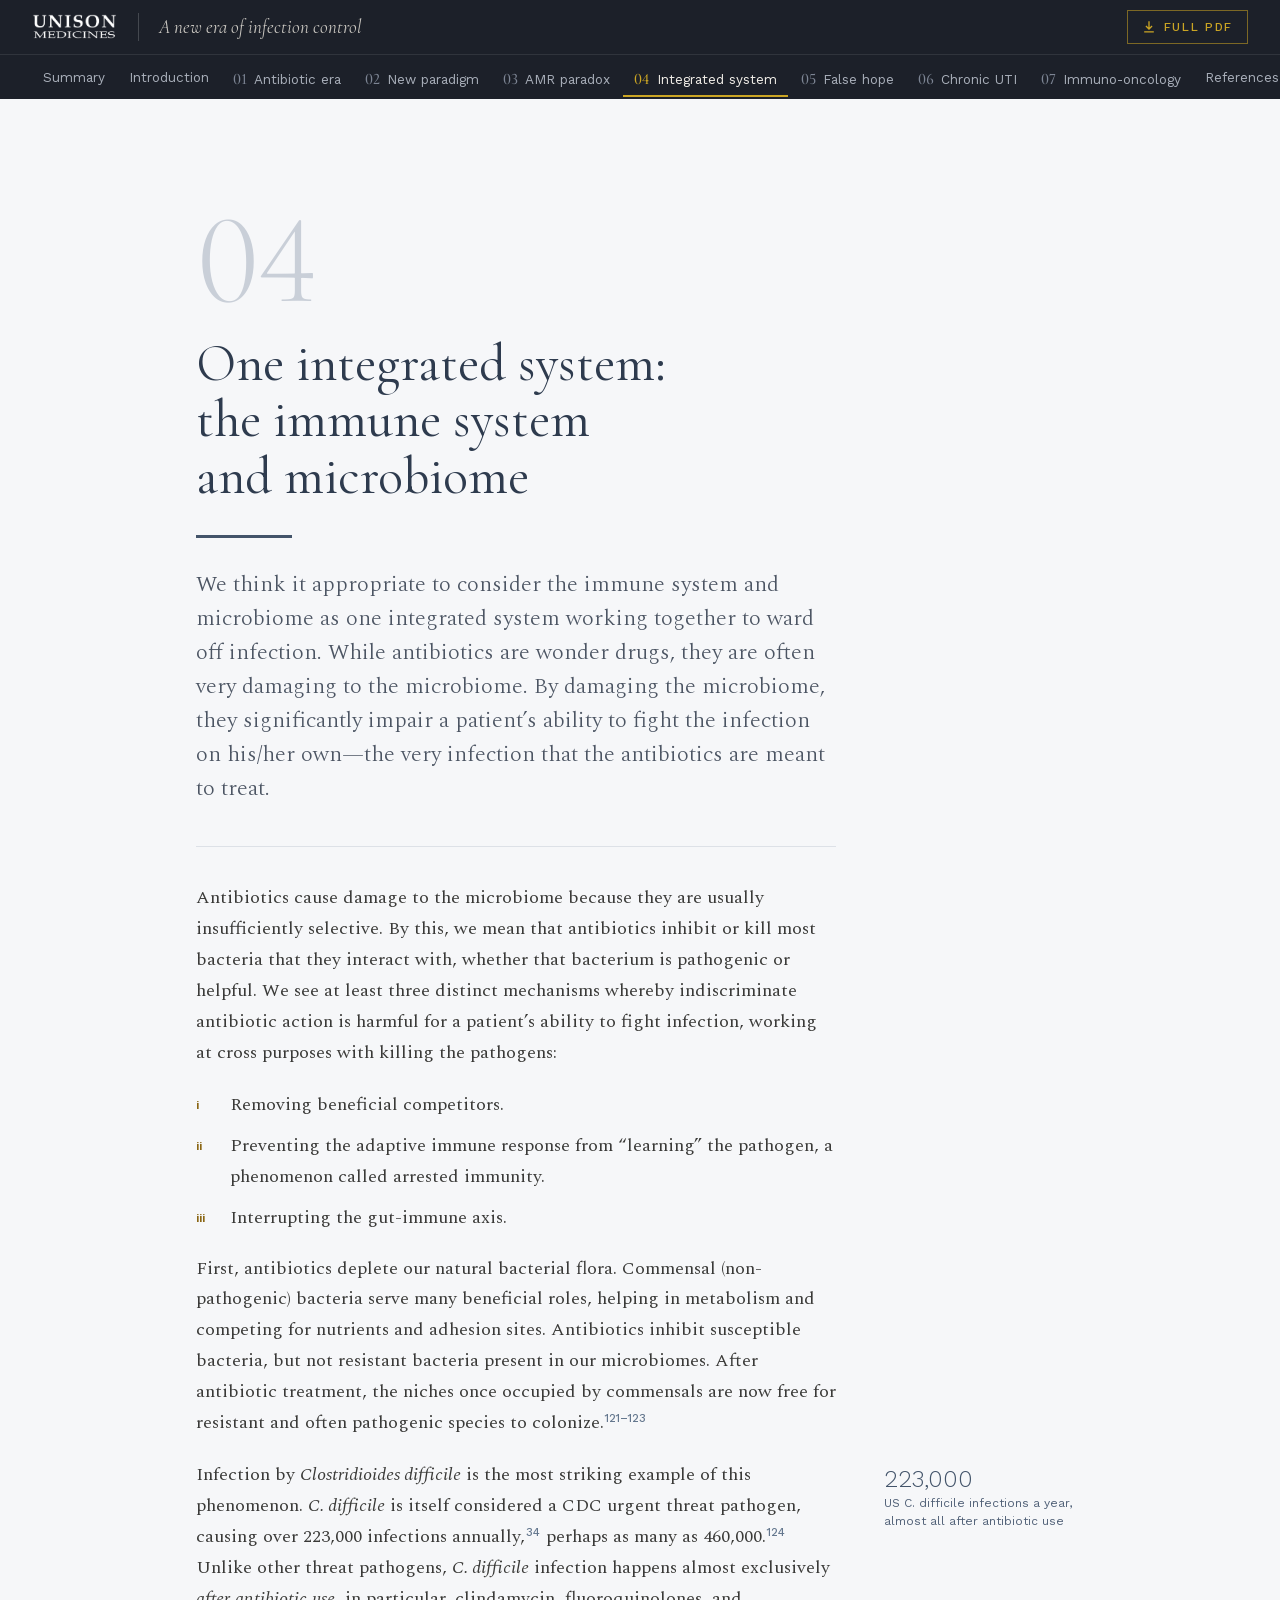
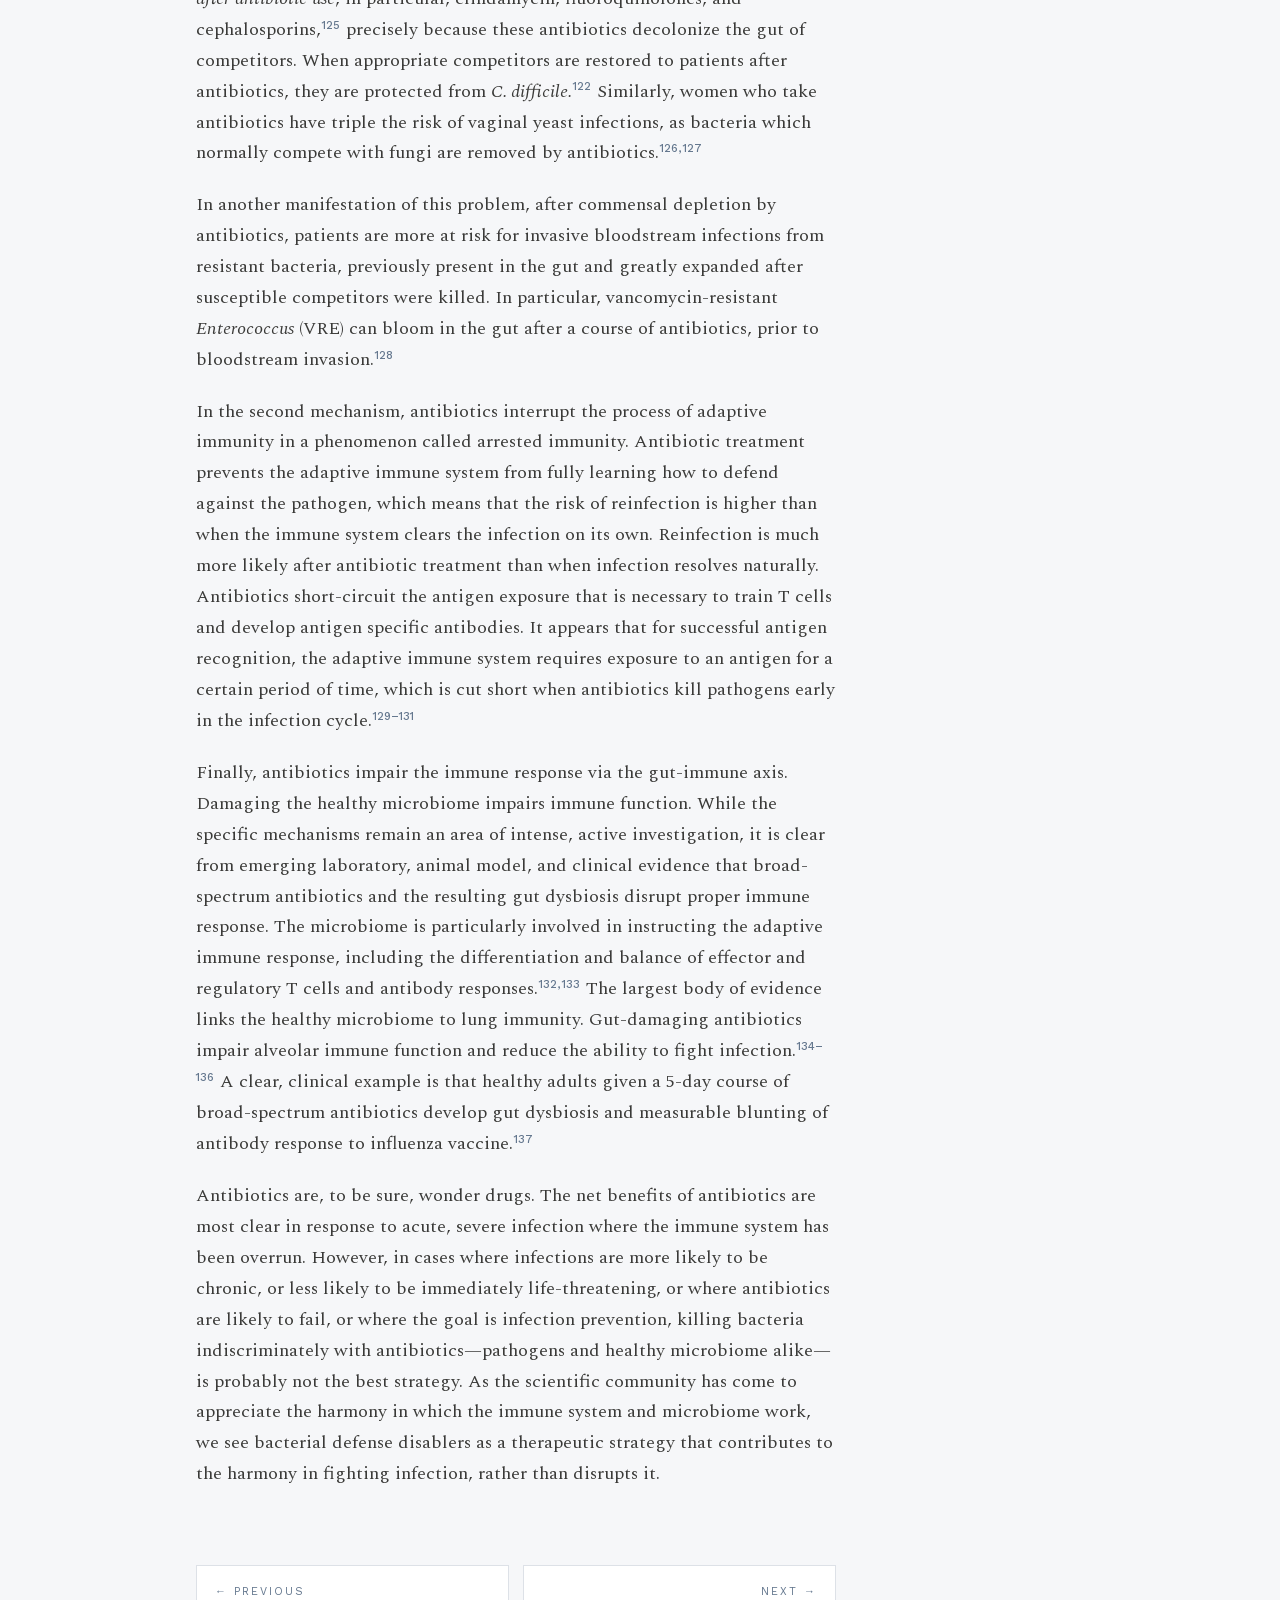
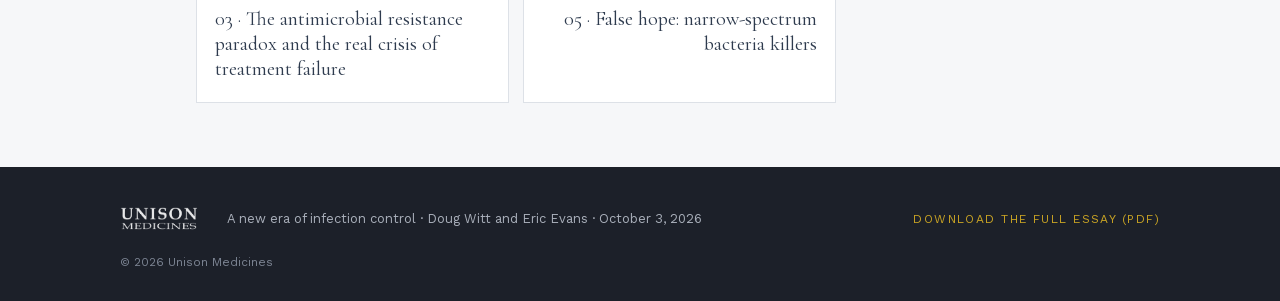
<file: one-integrated-system.html>
<!doctype html>
<html lang="en">
<head>
<meta charset="utf-8">
<meta name="viewport" content="width=device-width, initial-scale=1">
<title>04 · One integrated system: the immune system and microbiome — A new era of infection control</title>
<meta name="description" content="We think it appropriate to consider the immune system and microbiome as one integrated system working together to ward off infection. While antibiotics are…">
<meta name="author" content="Doug Witt and Eric Evans">
<link rel="canonical" href="https://unisonmedicines.com/one-integrated-system.html">
<meta property="og:type" content="article">
<meta property="og:site_name" content="Unison Medicines">
<meta property="og:title" content="04 · One integrated system: the immune system and microbiome — A new era of infection control">
<meta property="og:description" content="We think it appropriate to consider the immune system and microbiome as one integrated system working together to ward off infection. While antibiotics are…">
<meta property="og:url" content="https://unisonmedicines.com/one-integrated-system.html">
<meta property="og:image" content="https://unisonmedicines.com/assets/og-image.png">
<meta name="twitter:card" content="summary_large_image">
<meta name="theme-color" content="#1C2029">
<link rel="icon" href="assets/favicon.svg" type="image/svg+xml">
<link rel="icon" href="assets/favicon-32.png" sizes="32x32" type="image/png">
<link rel="apple-touch-icon" href="assets/apple-touch-icon.png">
<link rel="preload" href="fonts/ae829ba0.woff2" as="font" type="font/woff2" crossorigin>
<link rel="stylesheet" href="fonts.css">
<link rel="stylesheet" href="style.css">
<script src="refs.js" defer></script>
<script src="site.js" defer></script>
</head>
<body>
<a class="skip" href="#content">Skip to content</a>
<header class="site-header">
  <div class="bar">
    <a class="brand" href="index.html" aria-label="Unison Medicines — home"><img src="assets/unison-logo.png" alt="Unison Medicines" width="907" height="275"></a>
    <a class="essay-title" href="index.html">A new era of infection control</a>
    <span class="here">04 · Integrated system</span>
    <a class="pdf" href="unison-a-new-era-of-infection-control.pdf" download><svg viewBox="0 0 16 16" aria-hidden="true"><path d="M8 1.5v8.5M4.5 6.8 8 10.3l3.5-3.5M2.5 13.5h11" fill="none" stroke="currentColor" stroke-width="1.5"/></svg><span>Full PDF</span></a>
    <button class="menu-btn" type="button" aria-expanded="false" aria-controls="menu"><span class="menu-ic" aria-hidden="true"></span><span>Contents</span></button>
  </div>
  <nav class="chapters" aria-label="Chapters"><ul><li><a href="index.html" title="Executive Summary">Summary</a></li><li><a href="introduction.html" title="Introduction">Introduction</a></li><li><a href="end-of-the-antibiotic-era.html" title="The end of the antibiotic era"><span class="n">01</span>Antibiotic era</a></li><li><a href="new-treatment-paradigm.html" title="The birth of a new treatment paradigm"><span class="n">02</span>New paradigm</a></li><li><a href="amr-paradox.html" title="The antimicrobial resistance paradox and the real crisis of treatment failure"><span class="n">03</span>AMR paradox</a></li><li><a href="one-integrated-system.html" aria-current="page" title="One integrated system: the immune system and microbiome"><span class="n">04</span>Integrated system</a></li><li><a href="false-hope.html" title="False hope: narrow-spectrum bacteria killers"><span class="n">05</span>False hope</a></li><li><a href="chronic-uti.html" title="The unsolved problem of chronic urinary tract infections"><span class="n">06</span>Chronic UTI</a></li><li><a href="immuno-oncology.html" title="The unsolved problem of antibiotics in immuno-oncology"><span class="n">07</span>Immuno-oncology</a></li><li><a href="references.html" title="Acknowledgments &amp; references">References</a></li><li class="pdf-item"><a href="unison-a-new-era-of-infection-control.pdf" download>Full PDF</a></li></ul></nav>
  <div class="progress" aria-hidden="true"><span></span></div>
</header>
<div class="menu" id="menu" hidden>
  <div class="menu-inner">
    <div class="menu-label">Contents</div>
    <ol><li><a href="index.html"><span class="n"></span><span class="t">Executive Summary</span></a></li><li><a href="introduction.html"><span class="n"></span><span class="t">Introduction</span></a></li><li><a href="end-of-the-antibiotic-era.html"><span class="n">01</span><span class="t">The end of the antibiotic era</span></a></li><li><a href="new-treatment-paradigm.html"><span class="n">02</span><span class="t">The birth of a new treatment paradigm</span></a></li><li><a href="amr-paradox.html"><span class="n">03</span><span class="t">The antimicrobial resistance paradox and the real crisis of treatment failure</span></a></li><li><a href="one-integrated-system.html" aria-current="page"><span class="n">04</span><span class="t">One integrated system: the immune system and microbiome</span></a></li><li><a href="false-hope.html"><span class="n">05</span><span class="t">False hope: narrow-spectrum bacteria killers</span></a></li><li><a href="chronic-uti.html"><span class="n">06</span><span class="t">The unsolved problem of chronic urinary tract infections</span></a></li><li><a href="immuno-oncology.html"><span class="n">07</span><span class="t">The unsolved problem of antibiotics in immuno-oncology</span></a></li><li><a href="references.html"><span class="n"></span><span class="t">Acknowledgments & references</span></a></li></ol>
    <a class="menu-pdf" href="unison-a-new-era-of-infection-control.pdf" download>Download the full essay (PDF)</a>
  </div>
</div>
<main id="content">
<article class="essay" id="summary"><header class="opener"><div class="ch-num" aria-hidden="true">04</div><div class="ch-kicker">Chapter 04</div><h1 class="ch-title">One integrated system: the immune system and microbiome</h1><div class="rule"></div><p class="lede">We think it appropriate to consider the immune system and microbiome as one integrated system working together to ward off infection. While antibiotics are wonder drugs, they are often very damaging to the microbiome. By damaging the microbiome, they significantly impair a patient’s ability to fight the infection on his/her own—the very infection that the antibiotics are meant to treat.</p></header><div class="prose"><p>Antibiotics cause damage to the microbiome because they are usually insufficiently selective. By this, we mean that antibiotics inhibit or kill most bacteria that they interact with, whether that bacterium is pathogenic or helpful. We see at least three distinct mechanisms whereby indiscriminate antibiotic action is harmful for a patient’s ability to fight infection, working at cross purposes with killing the pathogens:</p>
<ul class="list roman"><li><span class="mk">i</span><div>Removing beneficial competitors.</div></li><li><span class="mk">ii</span><div>Preventing the adaptive immune response from “learning” the pathogen, a phenomenon called arrested immunity.</div></li><li><span class="mk">iii</span><div>Interrupting the gut-immune axis.</div></li></ul>
<p>First, antibiotics deplete our natural bacterial flora. Commensal (non-pathogenic) bacteria serve many beneficial roles, helping in metabolism and competing for nutrients and adhesion sites. Antibiotics inhibit susceptible bacteria, but not resistant bacteria present in our microbiomes. After antibiotic treatment, the niches once occupied by commensals are now free for resistant and often pathogenic species to colonize.<sup><a class="cite" href="references.html#ref-121" data-refs="121-123">121–123</a></sup></p>
<aside class="margin stat" aria-label="Key figure"><div class="stat-n">223,000</div><div class="stat-l">US C. difficile infections a year, almost all after antibiotic use</div></aside><p>Infection by <i>Clostridioides difficile</i> is the most striking example of this phenomenon. <i>C. difficile</i> is itself considered a CDC urgent threat pathogen, causing over 223,000 infections annually,<sup><a class="cite" href="references.html#ref-34" data-refs="34">34</a></sup> perhaps as many as 460,000.<sup><a class="cite" href="references.html#ref-124" data-refs="124">124</a></sup> Unlike other threat pathogens, <i>C. difficile</i> infection happens almost exclusively <i>after</i> <i>antibiotic</i> <i>use</i>, in particular, clindamycin, fluoroquinolones, and cephalosporins,<sup><a class="cite" href="references.html#ref-125" data-refs="125">125</a></sup> precisely because these antibiotics decolonize the gut of competitors. When appropriate competitors are restored to patients after antibiotics, they are protected from <i>C. difficile.</i><sup><a class="cite" href="references.html#ref-122" data-refs="122">122</a></sup> Similarly, women who take antibiotics have triple the risk of vaginal yeast infections, as bacteria which normally compete with fungi are removed by antibiotics.<sup><a class="cite" href="references.html#ref-126" data-refs="126">126</a>,<a class="cite" href="references.html#ref-127" data-refs="127">127</a></sup></p>
<p>In another manifestation of this problem, after commensal depletion by antibiotics, patients are more at risk for invasive bloodstream infections from resistant bacteria, previously present in the gut and greatly expanded after susceptible competitors were killed. In particular, vancomycin-resistant <i>Enterococcus</i> (VRE) can bloom in the gut after a course of antibiotics, prior to bloodstream invasion.<sup><a class="cite" href="references.html#ref-128" data-refs="128">128</a></sup></p>
<p>In the second mechanism, antibiotics interrupt the process of adaptive immunity in a phenomenon called arrested immunity. Antibiotic treatment prevents the adaptive immune system from fully learning how to defend against the pathogen, which means that the risk of reinfection is higher than when the immune system clears the infection on its own. Reinfection is much more likely after antibiotic treatment than when infection resolves naturally. Antibiotics short-circuit the antigen exposure that is necessary to train T cells and develop antigen specific antibodies. It appears that for successful antigen recognition, the adaptive immune system requires exposure to an antigen for a certain period of time, which is cut short when antibiotics kill pathogens early in the infection cycle.<sup><a class="cite" href="references.html#ref-129" data-refs="129-131">129–131</a></sup></p>
<p>Finally, antibiotics impair the immune response via the gut-immune axis. Damaging the healthy microbiome impairs immune function. While the specific mechanisms remain an area of intense, active investigation, it is clear from emerging laboratory, animal model, and clinical evidence that broad-spectrum antibiotics and the resulting gut dysbiosis disrupt proper immune response. The microbiome is particularly involved in instructing the adaptive immune response, including the differentiation and balance of effector and regulatory T cells and antibody responses.<sup><a class="cite" href="references.html#ref-132" data-refs="132">132</a>,<a class="cite" href="references.html#ref-133" data-refs="133">133</a></sup> The largest body of evidence links the healthy microbiome to lung immunity. Gut-damaging antibiotics impair alveolar immune function and reduce the ability to fight infection.<sup><a class="cite" href="references.html#ref-134" data-refs="134-136">134–136</a></sup> A clear, clinical example is that healthy adults given a 5-day course of broad-spectrum antibiotics develop gut dysbiosis and measurable blunting of antibody response to influenza vaccine.<sup><a class="cite" href="references.html#ref-137" data-refs="137">137</a></sup></p>
<p>Antibiotics are, to be sure, wonder drugs. The net benefits of antibiotics are most clear in response to acute, severe infection where the immune system has been overrun. However, in cases where infections are more likely to be chronic, or less likely to be immediately life-threatening, or where antibiotics are likely to fail, or where the goal is infection prevention, killing bacteria indiscriminately with antibiotics—pathogens and healthy microbiome alike—is probably not the best strategy. As the scientific community has come to appreciate the harmony in which the immune system and microbiome work, we see bacterial defense disablers as a therapeutic strategy that contributes to the harmony in fighting infection, rather than disrupts it.</p></div></article>
</main>
<nav class="prevnext" aria-label="Chapter navigation"><a class="pn prev" href="amr-paradox.html"><span class="pn-k">Previous</span><span class="pn-t">03 · The antimicrobial resistance paradox and the real crisis of treatment failure</span></a><a class="pn next" href="false-hope.html"><span class="pn-k">Next</span><span class="pn-t">05 · False hope: narrow-spectrum bacteria killers</span></a></nav>
<footer class="site-footer">
  <div class="foot-inner">
    <img src="assets/unison-logo.png" alt="Unison Medicines" width="907" height="275">
    <div class="foot-meta">A new era of infection control · Doug Witt and Eric Evans · October 3, 2026</div>
    <a href="unison-a-new-era-of-infection-control.pdf" download>Download the full essay (PDF)</a>
  </div>
  <div class="foot-copy">© 2026 Unison Medicines</div>
</footer>
<div class="cite-pop" role="dialog" aria-label="Reference" hidden></div>
</body>
</html>
</file>
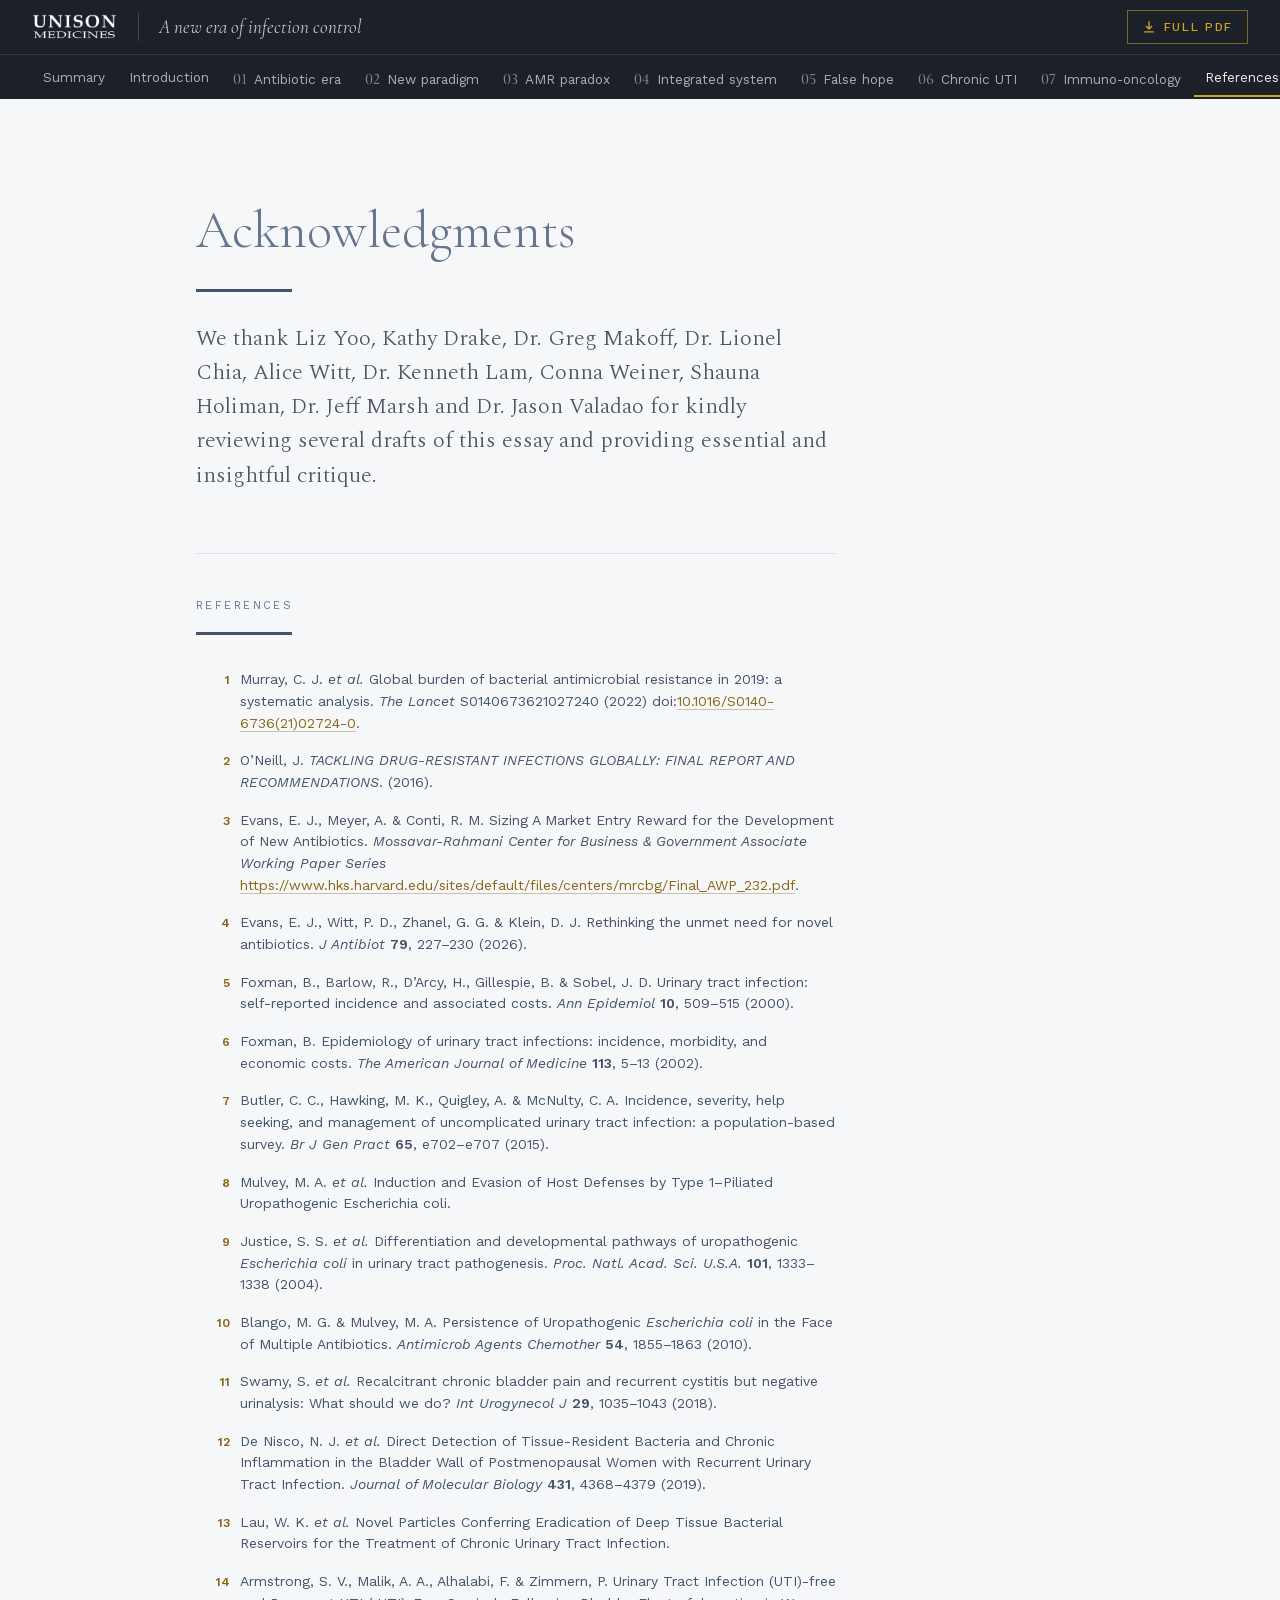
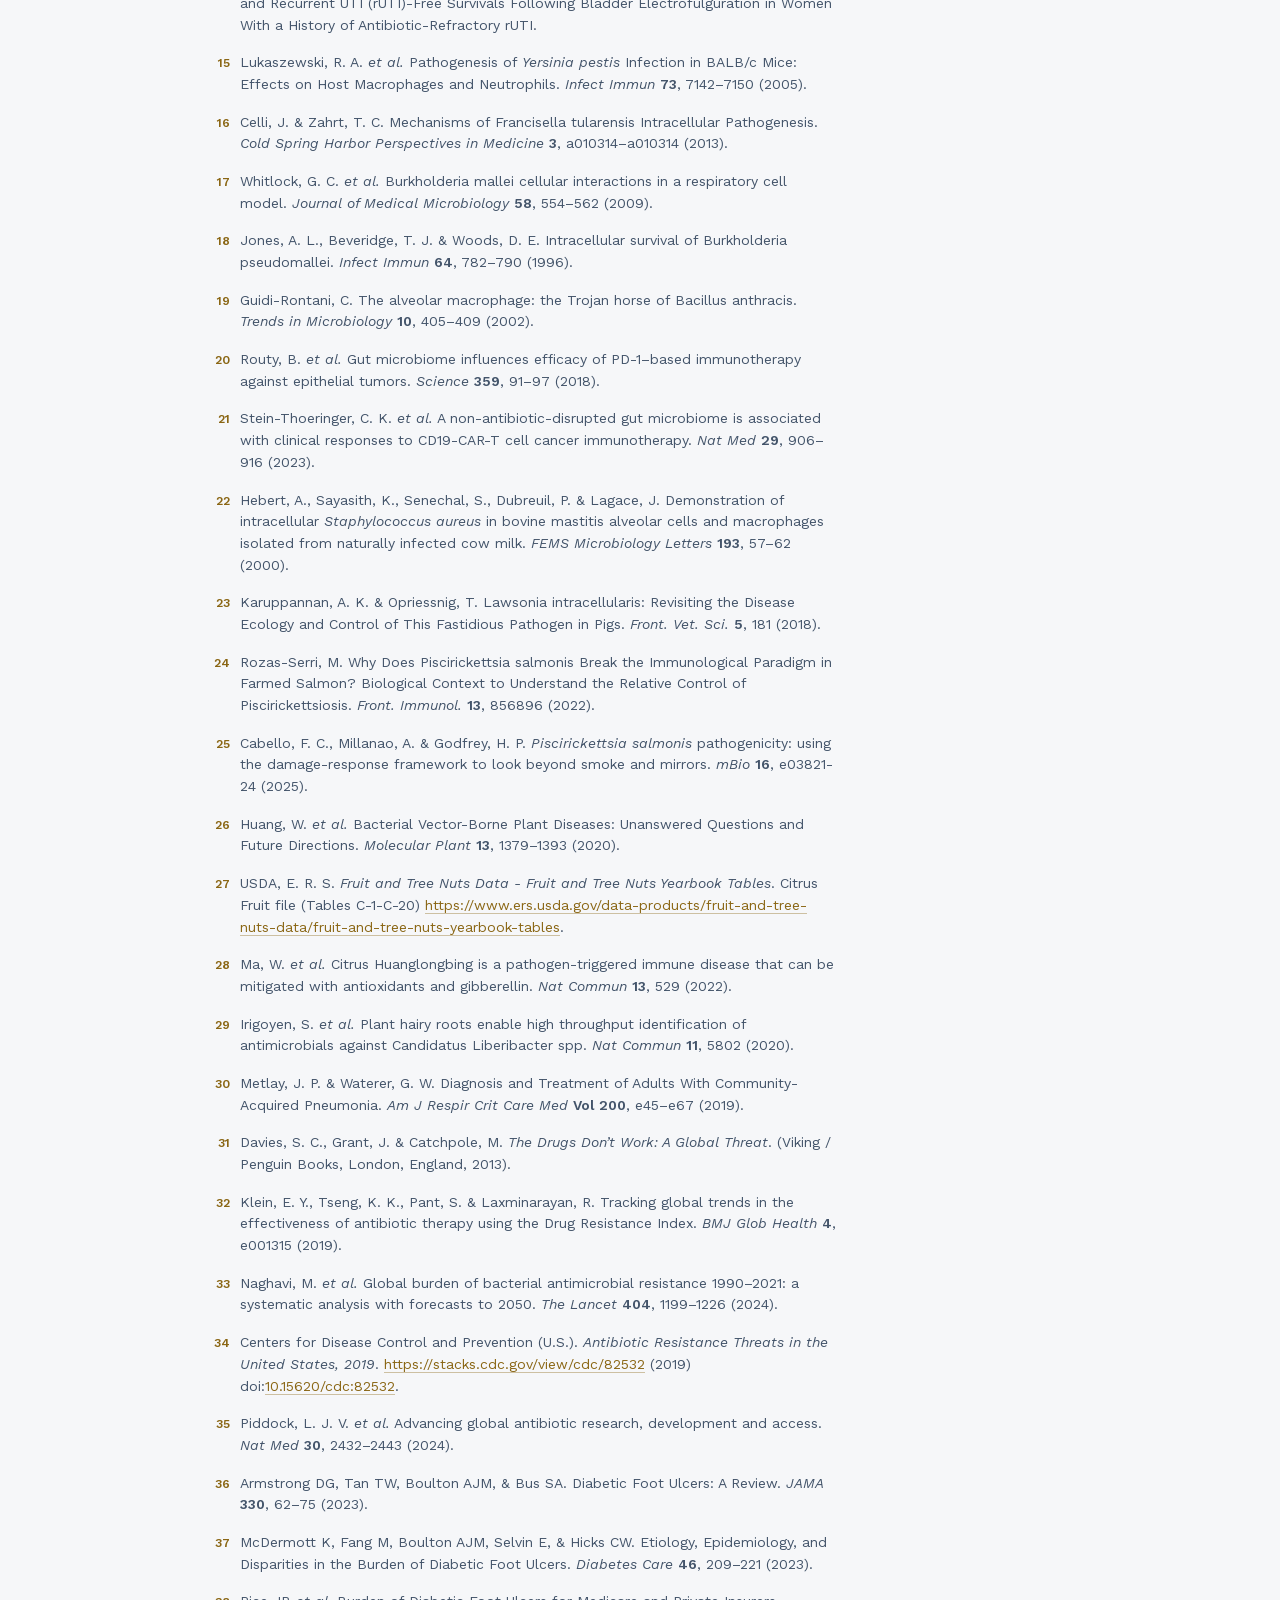
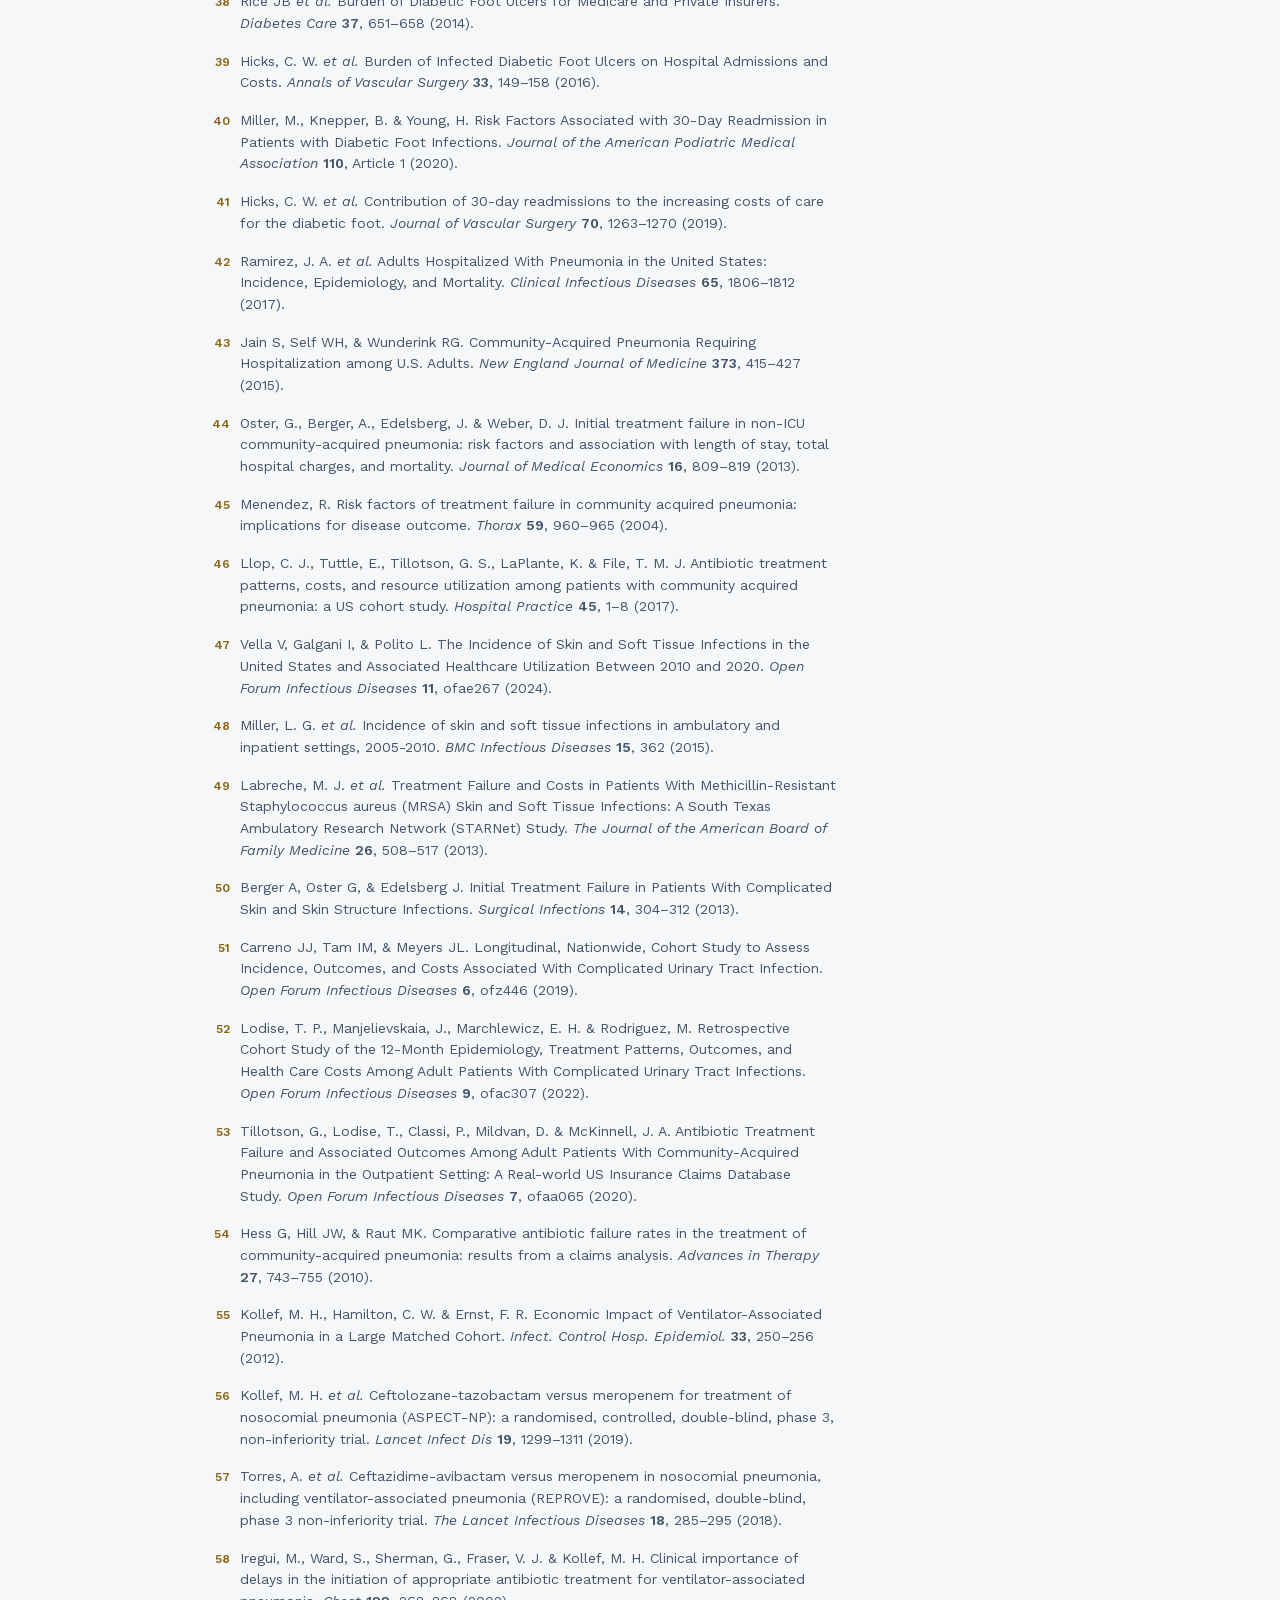
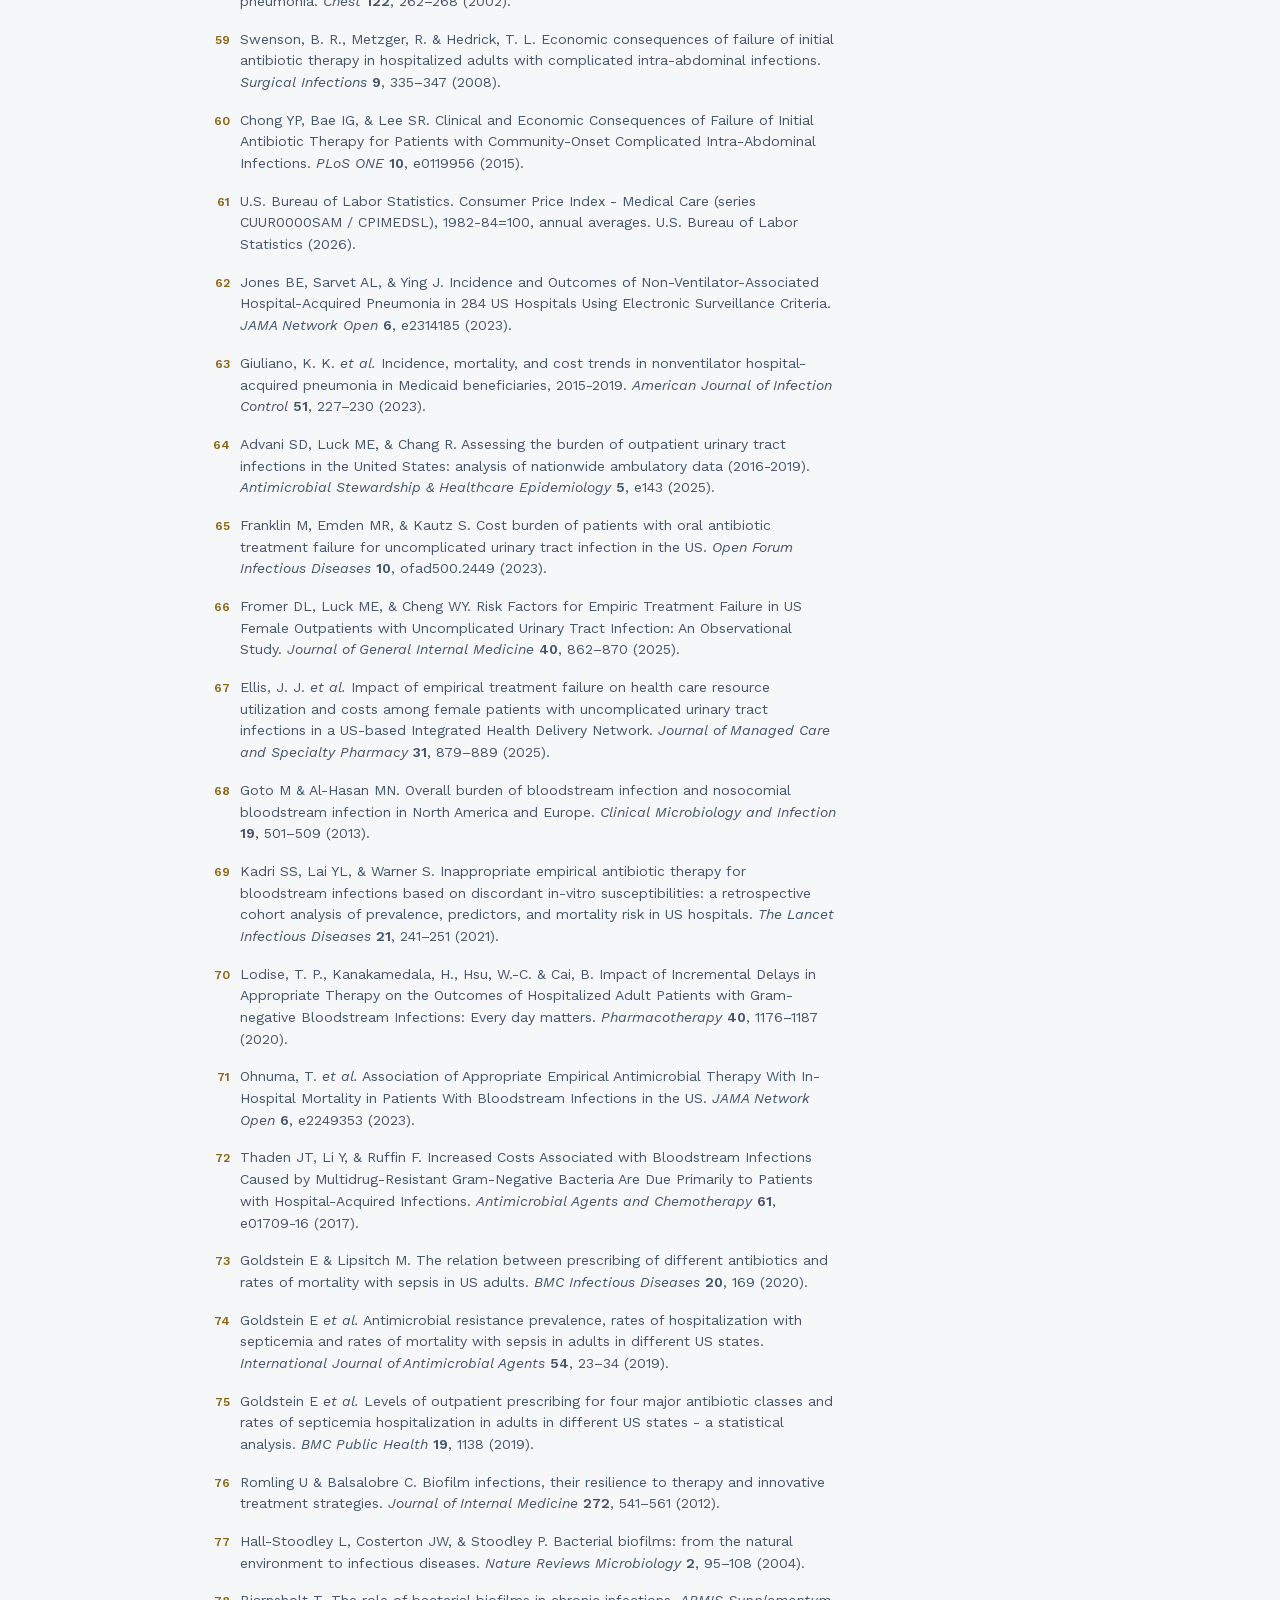
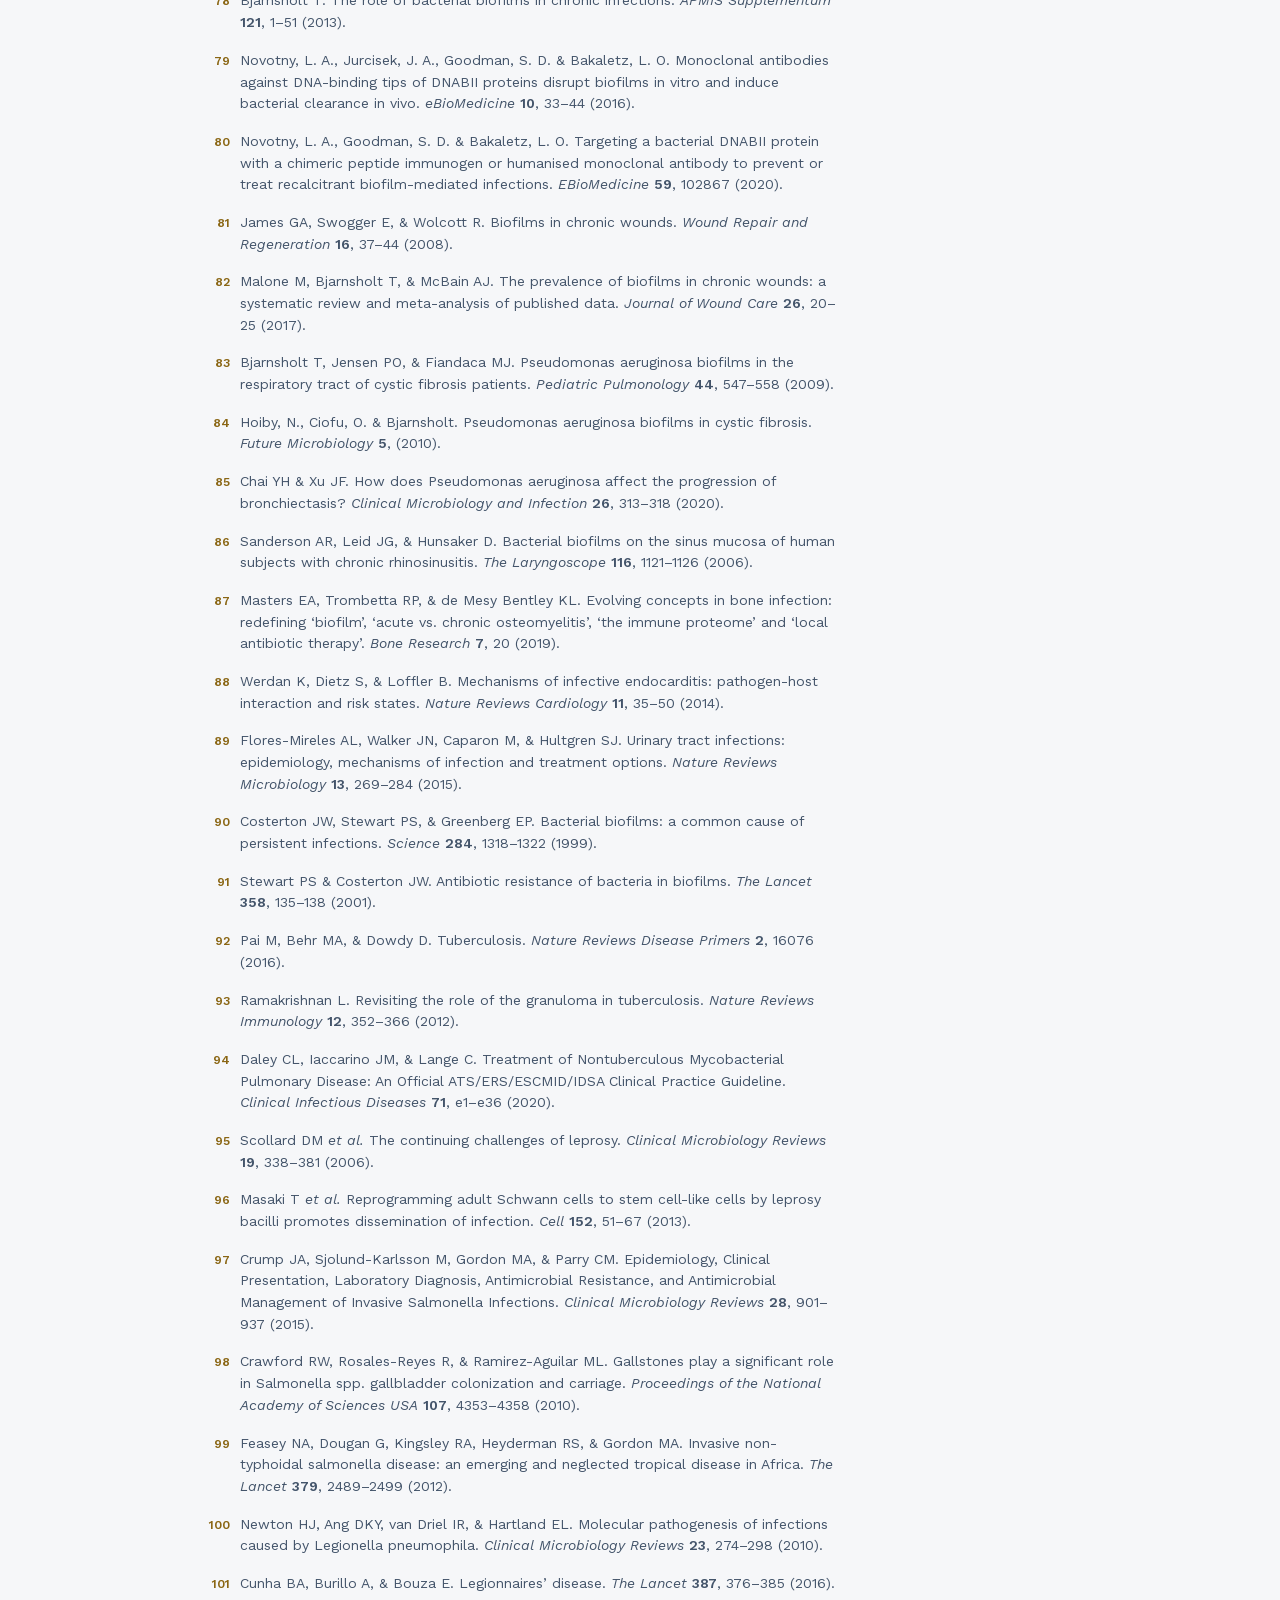
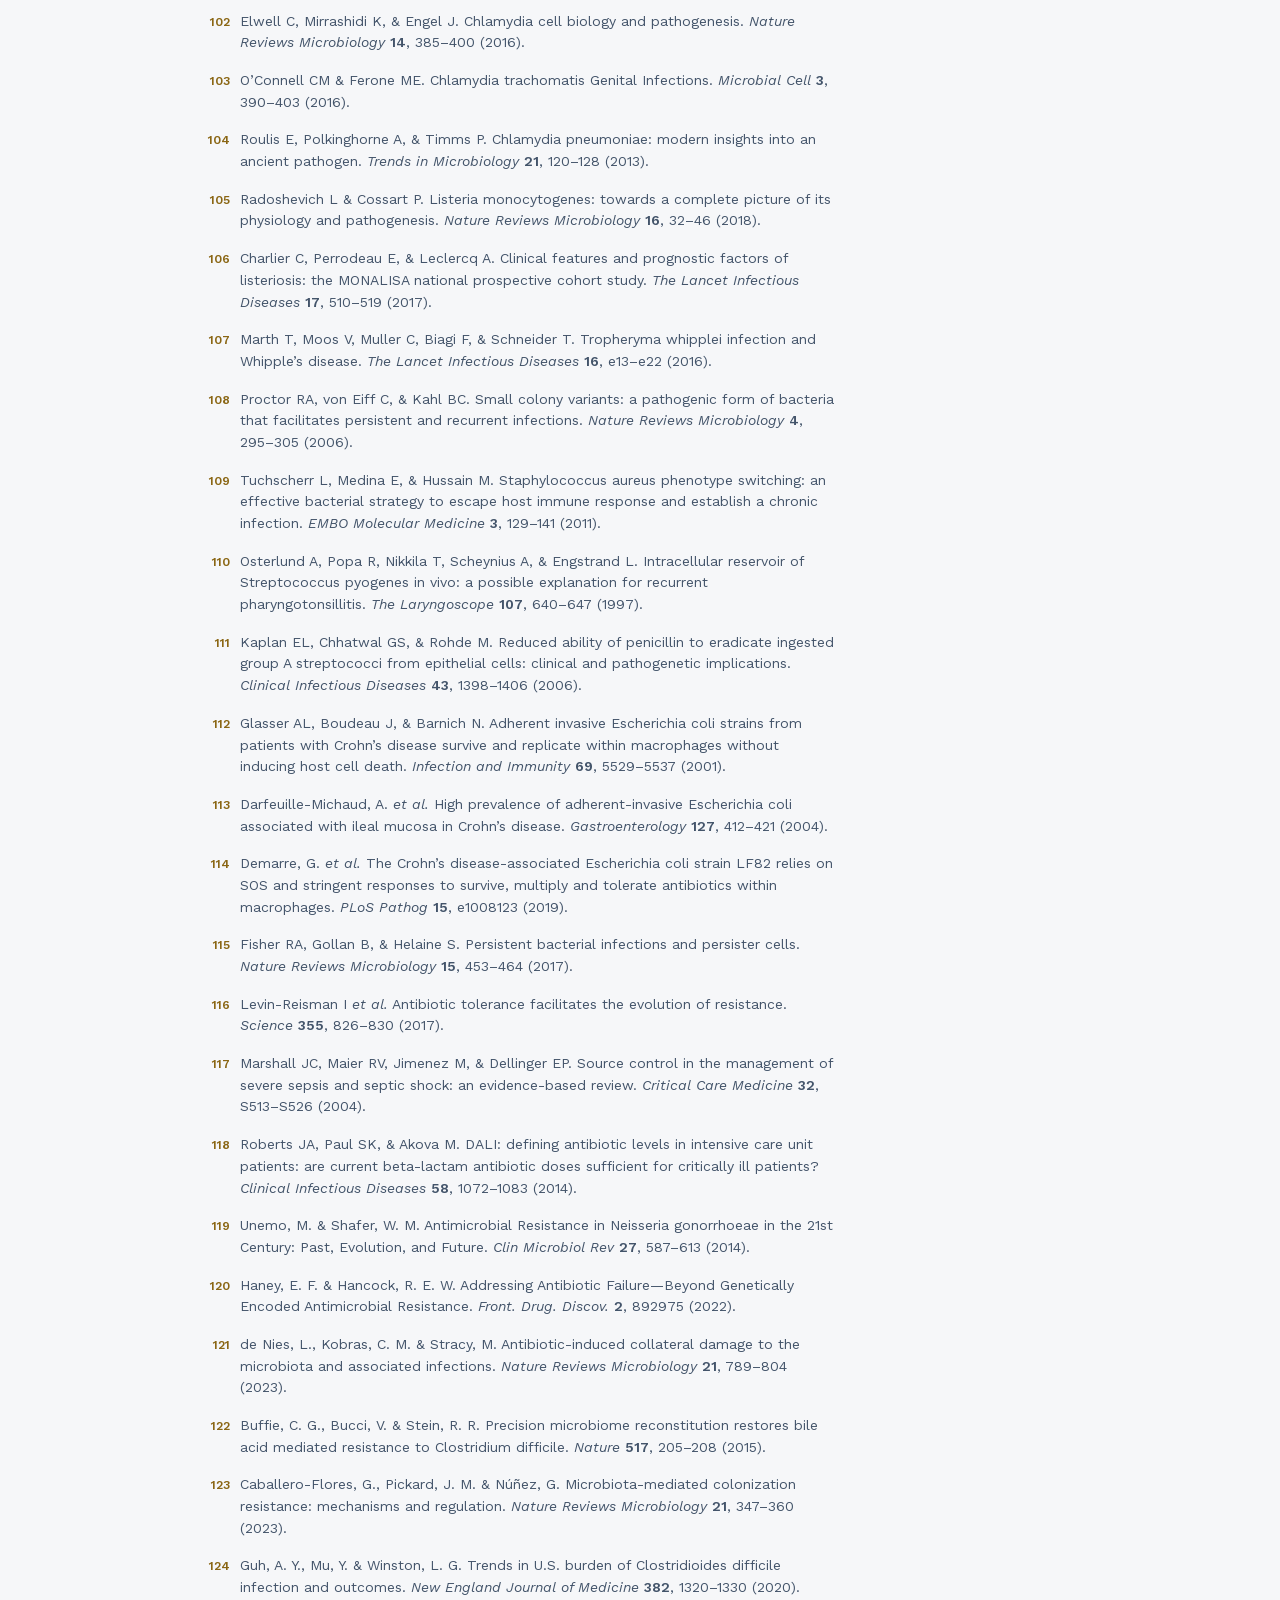
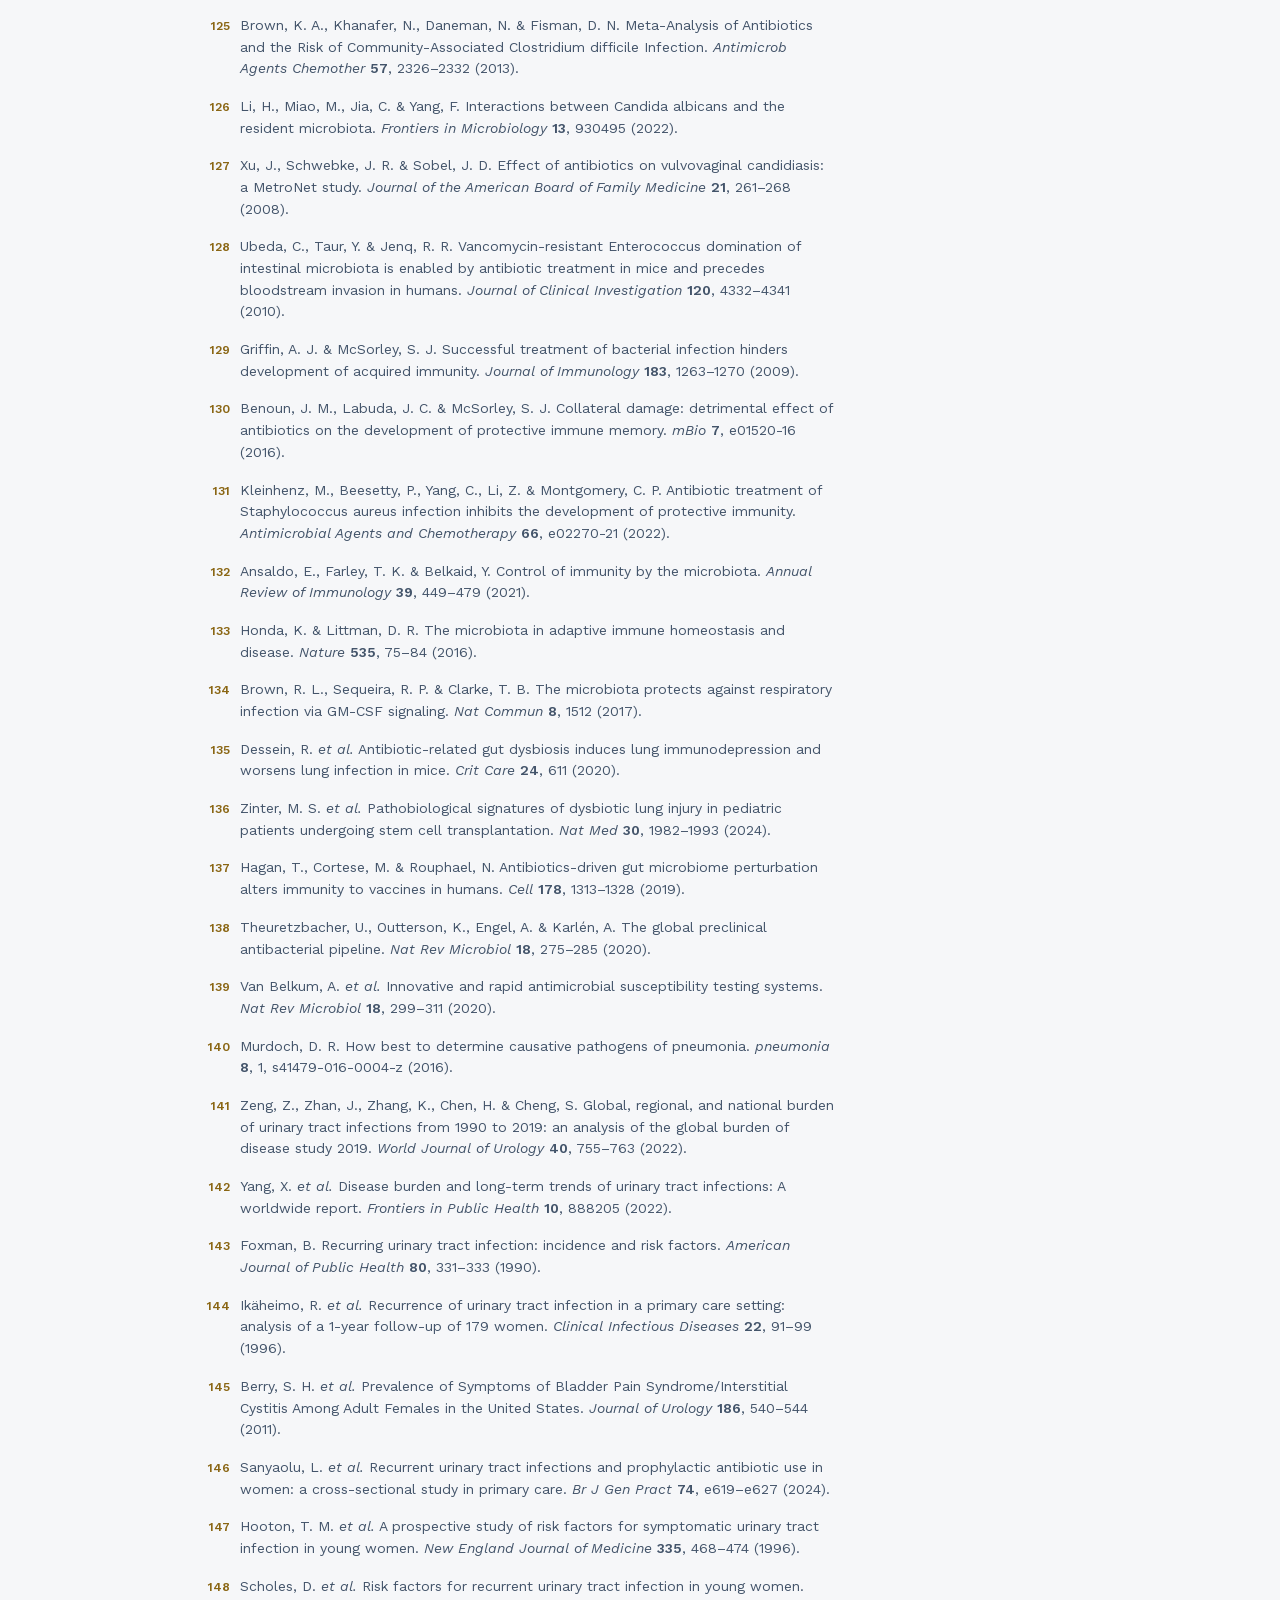
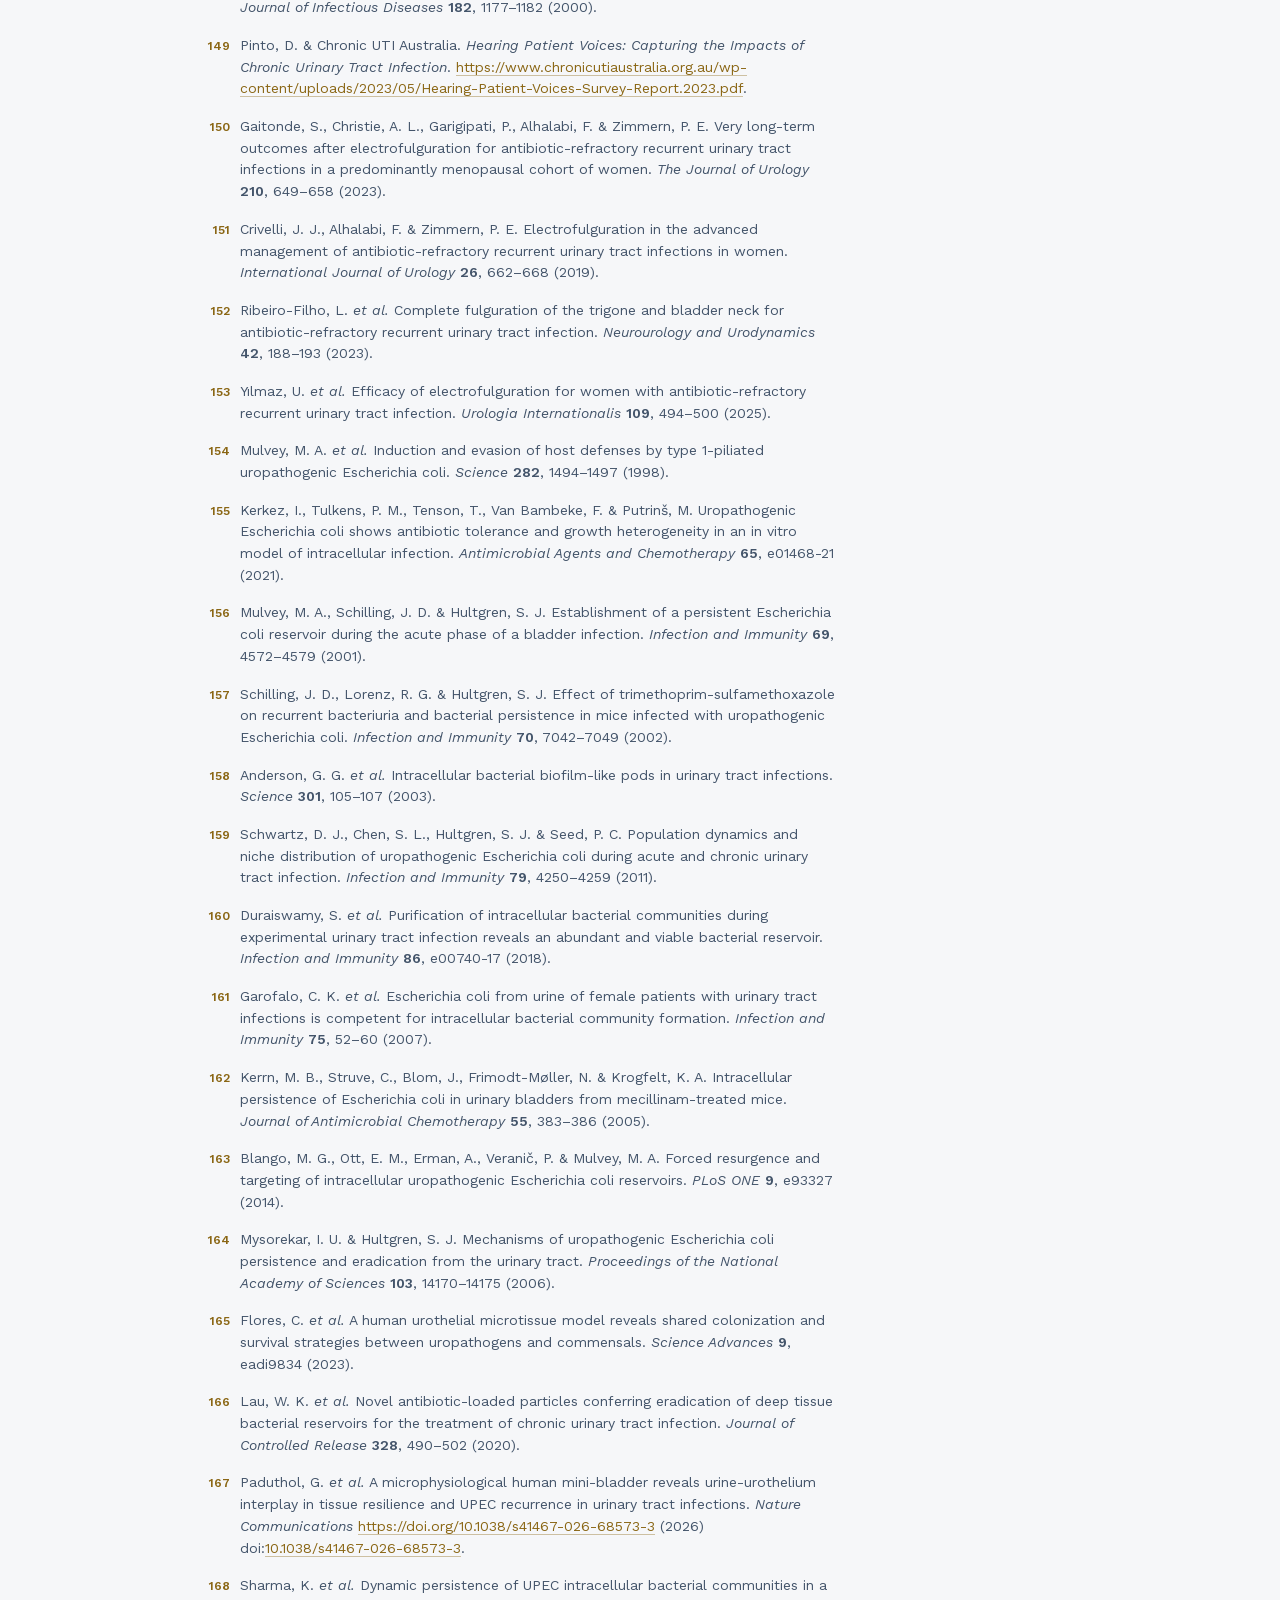
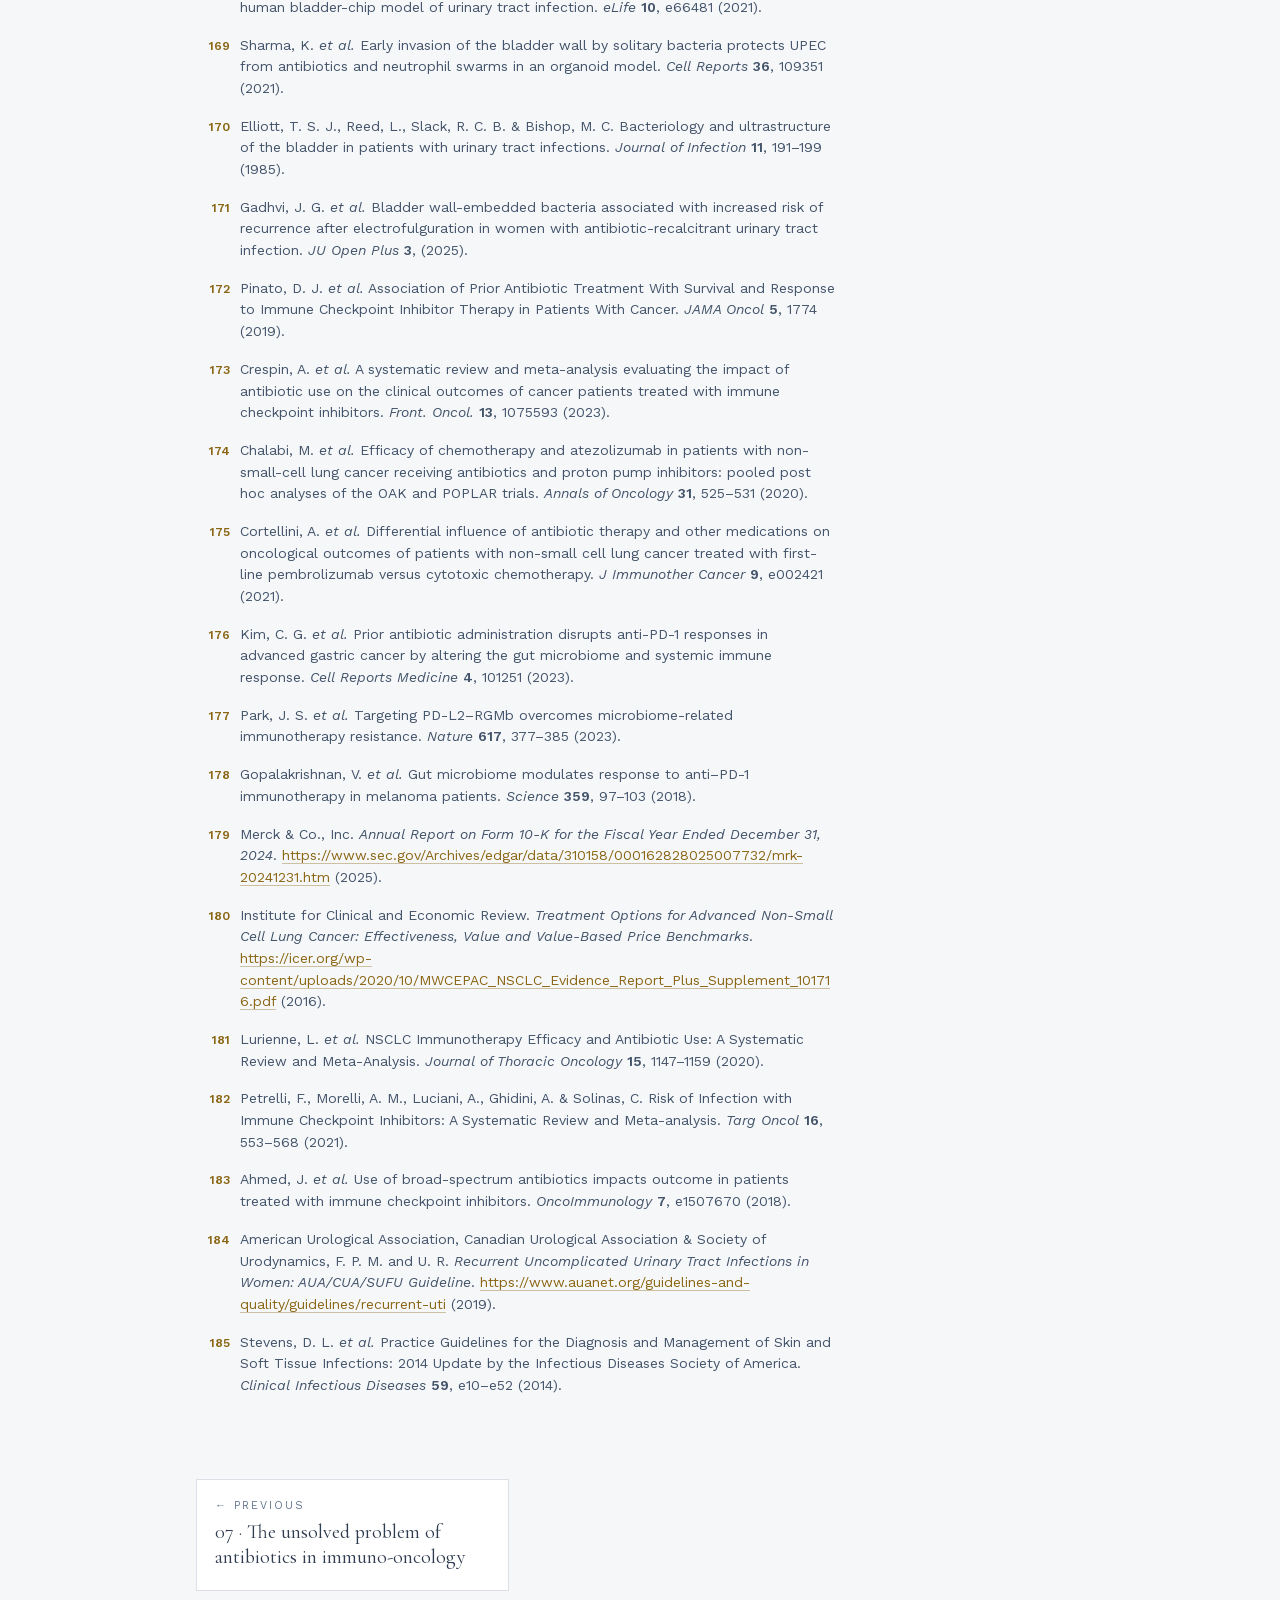
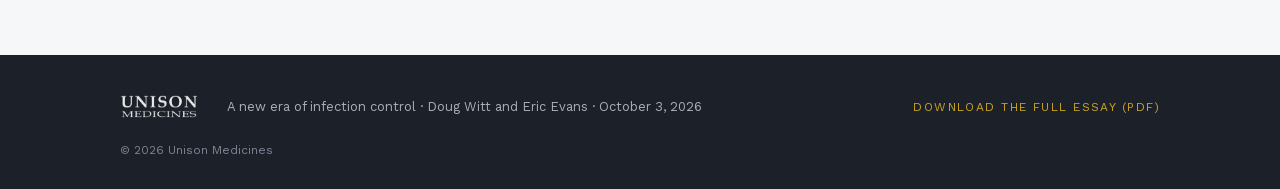
<file: references.html>
<!doctype html>
<html lang="en">
<head>
<meta charset="utf-8">
<meta name="viewport" content="width=device-width, initial-scale=1">
<title>References — A new era of infection control</title>
<meta name="description" content="Acknowledgments and the 185 references cited in &quot;A new era of infection control&quot;.">
<meta name="author" content="Doug Witt and Eric Evans">
<link rel="canonical" href="https://unisonmedicines.com/references.html">
<meta property="og:type" content="article">
<meta property="og:site_name" content="Unison Medicines">
<meta property="og:title" content="References — A new era of infection control">
<meta property="og:description" content="Acknowledgments and the 185 references cited in &quot;A new era of infection control&quot;.">
<meta property="og:url" content="https://unisonmedicines.com/references.html">
<meta property="og:image" content="https://unisonmedicines.com/assets/og-image.png">
<meta name="twitter:card" content="summary_large_image">
<meta name="theme-color" content="#1C2029">
<link rel="icon" href="assets/favicon.svg" type="image/svg+xml">
<link rel="icon" href="assets/favicon-32.png" sizes="32x32" type="image/png">
<link rel="apple-touch-icon" href="assets/apple-touch-icon.png">
<link rel="preload" href="fonts/ae829ba0.woff2" as="font" type="font/woff2" crossorigin>
<link rel="stylesheet" href="fonts.css">
<link rel="stylesheet" href="style.css">
<script src="refs.js" defer></script>
<script src="site.js" defer></script>
</head>
<body>
<a class="skip" href="#content">Skip to content</a>
<header class="site-header">
  <div class="bar">
    <a class="brand" href="index.html" aria-label="Unison Medicines — home"><img src="assets/unison-logo.png" alt="Unison Medicines" width="907" height="275"></a>
    <a class="essay-title" href="index.html">A new era of infection control</a>
    <span class="here">References</span>
    <a class="pdf" href="unison-a-new-era-of-infection-control.pdf" download><svg viewBox="0 0 16 16" aria-hidden="true"><path d="M8 1.5v8.5M4.5 6.8 8 10.3l3.5-3.5M2.5 13.5h11" fill="none" stroke="currentColor" stroke-width="1.5"/></svg><span>Full PDF</span></a>
    <button class="menu-btn" type="button" aria-expanded="false" aria-controls="menu"><span class="menu-ic" aria-hidden="true"></span><span>Contents</span></button>
  </div>
  <nav class="chapters" aria-label="Chapters"><ul><li><a href="index.html" title="Executive Summary">Summary</a></li><li><a href="introduction.html" title="Introduction">Introduction</a></li><li><a href="end-of-the-antibiotic-era.html" title="The end of the antibiotic era"><span class="n">01</span>Antibiotic era</a></li><li><a href="new-treatment-paradigm.html" title="The birth of a new treatment paradigm"><span class="n">02</span>New paradigm</a></li><li><a href="amr-paradox.html" title="The antimicrobial resistance paradox and the real crisis of treatment failure"><span class="n">03</span>AMR paradox</a></li><li><a href="one-integrated-system.html" title="One integrated system: the immune system and microbiome"><span class="n">04</span>Integrated system</a></li><li><a href="false-hope.html" title="False hope: narrow-spectrum bacteria killers"><span class="n">05</span>False hope</a></li><li><a href="chronic-uti.html" title="The unsolved problem of chronic urinary tract infections"><span class="n">06</span>Chronic UTI</a></li><li><a href="immuno-oncology.html" title="The unsolved problem of antibiotics in immuno-oncology"><span class="n">07</span>Immuno-oncology</a></li><li><a href="references.html" aria-current="page" title="Acknowledgments &amp; references">References</a></li><li class="pdf-item"><a href="unison-a-new-era-of-infection-control.pdf" download>Full PDF</a></li></ul></nav>
  <div class="progress" aria-hidden="true"><span></span></div>
</header>
<div class="menu" id="menu" hidden>
  <div class="menu-inner">
    <div class="menu-label">Contents</div>
    <ol><li><a href="index.html"><span class="n"></span><span class="t">Executive Summary</span></a></li><li><a href="introduction.html"><span class="n"></span><span class="t">Introduction</span></a></li><li><a href="end-of-the-antibiotic-era.html"><span class="n">01</span><span class="t">The end of the antibiotic era</span></a></li><li><a href="new-treatment-paradigm.html"><span class="n">02</span><span class="t">The birth of a new treatment paradigm</span></a></li><li><a href="amr-paradox.html"><span class="n">03</span><span class="t">The antimicrobial resistance paradox and the real crisis of treatment failure</span></a></li><li><a href="one-integrated-system.html"><span class="n">04</span><span class="t">One integrated system: the immune system and microbiome</span></a></li><li><a href="false-hope.html"><span class="n">05</span><span class="t">False hope: narrow-spectrum bacteria killers</span></a></li><li><a href="chronic-uti.html"><span class="n">06</span><span class="t">The unsolved problem of chronic urinary tract infections</span></a></li><li><a href="immuno-oncology.html"><span class="n">07</span><span class="t">The unsolved problem of antibiotics in immuno-oncology</span></a></li><li><a href="references.html" aria-current="page"><span class="n"></span><span class="t">Acknowledgments & references</span></a></li></ol>
    <a class="menu-pdf" href="unison-a-new-era-of-infection-control.pdf" download>Download the full essay (PDF)</a>
  </div>
</div>
<main id="content">
<article class="essay refs-page">
<header class="opener"><h1 class="ch-title quiet">Acknowledgments</h1><div class="rule"></div>
<p class="lede" id="ack">We thank Liz Yoo, Kathy Drake, Dr. Greg Makoff, Dr. Lionel Chia, Alice Witt, Dr. Kenneth Lam, Conna Weiner, Shauna Holiman, Dr. Jeff Marsh and Dr. Jason Valadao for kindly reviewing several drafts of this essay and providing essential and insightful critique.</p></header>
<section class="refs" aria-labelledby="refs-h"><h2 class="refs-h" id="refs-h">References</h2><div class="rule"></div>
<ol class="ref-list"><li id="ref-1"><span class="rn">1</span><span class="rt">Murray, C. J. <i>et al.</i> Global burden of bacterial antimicrobial resistance in 2019: a systematic analysis. <i>The Lancet</i> S0140673621027240 (2022) doi:<a href="https://doi.org/10.1016/S0140-6736(21)02724-0" target="_blank" rel="noopener">10.1016/S0140-6736(21)02724-0</a>.</span></li><li id="ref-2"><span class="rn">2</span><span class="rt">O’Neill, J. <i>TACKLING DRUG-RESISTANT INFECTIONS GLOBALLY: FINAL REPORT AND RECOMMENDATIONS</i>. (2016).</span></li><li id="ref-3"><span class="rn">3</span><span class="rt">Evans, E. J., Meyer, A. &amp; Conti, R. M. Sizing A Market Entry Reward for the Development of New Antibiotics. <i>Mossavar-Rahmani Center for Business &amp; Government Associate Working Paper Series</i> <a href="https://www.hks.harvard.edu/sites/default/files/centers/mrcbg/Final_AWP_232.pdf" target="_blank" rel="noopener">https://www.hks.harvard.edu/sites/default/files/centers/mrcbg/Final_AWP_232.pdf</a>.</span></li><li id="ref-4"><span class="rn">4</span><span class="rt">Evans, E. J., Witt, P. D., Zhanel, G. G. &amp; Klein, D. J. Rethinking the unmet need for novel antibiotics. <i>J Antibiot</i> <b>79</b>, 227–230 (2026).</span></li><li id="ref-5"><span class="rn">5</span><span class="rt">Foxman, B., Barlow, R., D’Arcy, H., Gillespie, B. &amp; Sobel, J. D. Urinary tract infection: self-reported incidence and associated costs. <i>Ann Epidemiol</i> <b>10</b>, 509–515 (2000).</span></li><li id="ref-6"><span class="rn">6</span><span class="rt">Foxman, B. Epidemiology of urinary tract infections: incidence, morbidity, and economic costs. <i>The American Journal of Medicine</i> <b>113</b>, 5–13 (2002).</span></li><li id="ref-7"><span class="rn">7</span><span class="rt">Butler, C. C., Hawking, M. K., Quigley, A. &amp; McNulty, C. A. Incidence, severity, help seeking, and management of uncomplicated urinary tract infection: a population-based survey. <i>Br J Gen Pract</i> <b>65</b>, e702–e707 (2015).</span></li><li id="ref-8"><span class="rn">8</span><span class="rt">Mulvey, M. A. <i>et al.</i> Induction and Evasion of Host Defenses by Type 1–Piliated Uropathogenic Escherichia coli.</span></li><li id="ref-9"><span class="rn">9</span><span class="rt">Justice, S. S. <i>et al.</i> Differentiation and developmental pathways of uropathogenic <i>Escherichia coli</i> in urinary tract pathogenesis. <i>Proc. Natl. Acad. Sci. U.S.A.</i> <b>101</b>, 1333–1338 (2004).</span></li><li id="ref-10"><span class="rn">10</span><span class="rt">Blango, M. G. &amp; Mulvey, M. A. Persistence of Uropathogenic <i>Escherichia coli</i> in the Face of Multiple Antibiotics. <i>Antimicrob Agents Chemother</i> <b>54</b>, 1855–1863 (2010).</span></li><li id="ref-11"><span class="rn">11</span><span class="rt">Swamy, S. <i>et al.</i> Recalcitrant chronic bladder pain and recurrent cystitis but negative urinalysis: What should we do? <i>Int Urogynecol J</i> <b>29</b>, 1035–1043 (2018).</span></li><li id="ref-12"><span class="rn">12</span><span class="rt">De Nisco, N. J. <i>et al.</i> Direct Detection of Tissue-Resident Bacteria and Chronic Inflammation in the Bladder Wall of Postmenopausal Women with Recurrent Urinary Tract Infection. <i>Journal of Molecular Biology</i> <b>431</b>, 4368–4379 (2019).</span></li><li id="ref-13"><span class="rn">13</span><span class="rt">Lau, W. K. <i>et al.</i> Novel Particles Conferring Eradication of Deep Tissue Bacterial Reservoirs for the Treatment of Chronic Urinary Tract Infection.</span></li><li id="ref-14"><span class="rn">14</span><span class="rt">Armstrong, S. V., Malik, A. A., Alhalabi, F. &amp; Zimmern, P. Urinary Tract Infection (UTI)-free and Recurrent UTI (rUTI)-Free Survivals Following Bladder Electrofulguration in Women With a History of Antibiotic-Refractory rUTI.</span></li><li id="ref-15"><span class="rn">15</span><span class="rt">Lukaszewski, R. A. <i>et al.</i> Pathogenesis of <i>Yersinia pestis</i> Infection in BALB/c Mice: Effects on Host Macrophages and Neutrophils. <i>Infect Immun</i> <b>73</b>, 7142–7150 (2005).</span></li><li id="ref-16"><span class="rn">16</span><span class="rt">Celli, J. &amp; Zahrt, T. C. Mechanisms of Francisella tularensis Intracellular Pathogenesis. <i>Cold Spring Harbor Perspectives in Medicine</i> <b>3</b>, a010314–a010314 (2013).</span></li><li id="ref-17"><span class="rn">17</span><span class="rt">Whitlock, G. C. <i>et al.</i> Burkholderia mallei cellular interactions in a respiratory cell model. <i>Journal of Medical Microbiology</i> <b>58</b>, 554–562 (2009).</span></li><li id="ref-18"><span class="rn">18</span><span class="rt">Jones, A. L., Beveridge, T. J. &amp; Woods, D. E. Intracellular survival of Burkholderia pseudomallei. <i>Infect Immun</i> <b>64</b>, 782–790 (1996).</span></li><li id="ref-19"><span class="rn">19</span><span class="rt">Guidi-Rontani, C. The alveolar macrophage: the Trojan horse of Bacillus anthracis. <i>Trends in Microbiology</i> <b>10</b>, 405–409 (2002).</span></li><li id="ref-20"><span class="rn">20</span><span class="rt">Routy, B. <i>et al.</i> Gut microbiome influences efficacy of PD-1–based immunotherapy against epithelial tumors. <i>Science</i> <b>359</b>, 91–97 (2018).</span></li><li id="ref-21"><span class="rn">21</span><span class="rt">Stein-Thoeringer, C. K. <i>et al.</i> A non-antibiotic-disrupted gut microbiome is associated with clinical responses to CD19-CAR-T cell cancer immunotherapy. <i>Nat Med</i> <b>29</b>, 906–916 (2023).</span></li><li id="ref-22"><span class="rn">22</span><span class="rt">Hebert, A., Sayasith, K., Senechal, S., Dubreuil, P. &amp; Lagace, J. Demonstration of intracellular <i>Staphylococcus aureus</i> in bovine mastitis alveolar cells and macrophages isolated from naturally infected cow milk. <i>FEMS Microbiology Letters</i> <b>193</b>, 57–62 (2000).</span></li><li id="ref-23"><span class="rn">23</span><span class="rt">Karuppannan, A. K. &amp; Opriessnig, T. Lawsonia intracellularis: Revisiting the Disease Ecology and Control of This Fastidious Pathogen in Pigs. <i>Front. Vet. Sci.</i> <b>5</b>, 181 (2018).</span></li><li id="ref-24"><span class="rn">24</span><span class="rt">Rozas-Serri, M. Why Does Piscirickettsia salmonis Break the Immunological Paradigm in Farmed Salmon? Biological Context to Understand the Relative Control of Piscirickettsiosis. <i>Front. Immunol.</i> <b>13</b>, 856896 (2022).</span></li><li id="ref-25"><span class="rn">25</span><span class="rt">Cabello, F. C., Millanao, A. &amp; Godfrey, H. P. <i>Piscirickettsia salmonis</i> pathogenicity: using the damage-response framework to look beyond smoke and mirrors. <i>mBio</i> <b>16</b>, e03821-24 (2025).</span></li><li id="ref-26"><span class="rn">26</span><span class="rt">Huang, W. <i>et al.</i> Bacterial Vector-Borne Plant Diseases: Unanswered Questions and Future Directions. <i>Molecular Plant</i> <b>13</b>, 1379–1393 (2020).</span></li><li id="ref-27"><span class="rn">27</span><span class="rt">USDA, E. R. S. <i>Fruit and Tree Nuts Data - Fruit and Tree Nuts Yearbook Tables</i>. Citrus Fruit file (Tables C-1-C-20) <a href="https://www.ers.usda.gov/data-products/fruit-and-tree-nuts-data/fruit-and-tree-nuts-yearbook-tables" target="_blank" rel="noopener">https://www.ers.usda.gov/data-products/fruit-and-tree-nuts-data/fruit-and-tree-nuts-yearbook-tables</a>.</span></li><li id="ref-28"><span class="rn">28</span><span class="rt">Ma, W. <i>et al.</i> Citrus Huanglongbing is a pathogen-triggered immune disease that can be mitigated with antioxidants and gibberellin. <i>Nat Commun</i> <b>13</b>, 529 (2022).</span></li><li id="ref-29"><span class="rn">29</span><span class="rt">Irigoyen, S. <i>et al.</i> Plant hairy roots enable high throughput identification of antimicrobials against Candidatus Liberibacter spp. <i>Nat Commun</i> <b>11</b>, 5802 (2020).</span></li><li id="ref-30"><span class="rn">30</span><span class="rt">Metlay, J. P. &amp; Waterer, G. W. Diagnosis and Treatment of Adults With Community-Acquired Pneumonia. <i>Am J Respir Crit Care Med</i> <b>Vol 200</b>, e45–e67 (2019).</span></li><li id="ref-31"><span class="rn">31</span><span class="rt">Davies, S. C., Grant, J. &amp; Catchpole, M. <i>The Drugs Don’t Work: A Global Threat</i>. (Viking / Penguin Books, London, England, 2013).</span></li><li id="ref-32"><span class="rn">32</span><span class="rt">Klein, E. Y., Tseng, K. K., Pant, S. &amp; Laxminarayan, R. Tracking global trends in the effectiveness of antibiotic therapy using the Drug Resistance Index. <i>BMJ Glob Health</i> <b>4</b>, e001315 (2019).</span></li><li id="ref-33"><span class="rn">33</span><span class="rt">Naghavi, M. <i>et al.</i> Global burden of bacterial antimicrobial resistance 1990–2021: a systematic analysis with forecasts to 2050. <i>The Lancet</i> <b>404</b>, 1199–1226 (2024).</span></li><li id="ref-34"><span class="rn">34</span><span class="rt">Centers for Disease Control and Prevention (U.S.). <i>Antibiotic Resistance Threats in the United States, 2019</i>. <a href="https://stacks.cdc.gov/view/cdc/82532" target="_blank" rel="noopener">https://stacks.cdc.gov/view/cdc/82532</a> (2019) doi:<a href="https://doi.org/10.15620/cdc:82532" target="_blank" rel="noopener">10.15620/cdc:82532</a>.</span></li><li id="ref-35"><span class="rn">35</span><span class="rt">Piddock, L. J. V. <i>et al.</i> Advancing global antibiotic research, development and access. <i>Nat Med</i> <b>30</b>, 2432–2443 (2024).</span></li><li id="ref-36"><span class="rn">36</span><span class="rt">Armstrong DG, Tan TW, Boulton AJM, &amp; Bus SA. Diabetic Foot Ulcers: A Review. <i>JAMA</i> <b>330</b>, 62–75 (2023).</span></li><li id="ref-37"><span class="rn">37</span><span class="rt">McDermott K, Fang M, Boulton AJM, Selvin E, &amp; Hicks CW. Etiology, Epidemiology, and Disparities in the Burden of Diabetic Foot Ulcers. <i>Diabetes Care</i> <b>46</b>, 209–221 (2023).</span></li><li id="ref-38"><span class="rn">38</span><span class="rt">Rice JB <i>et al.</i> Burden of Diabetic Foot Ulcers for Medicare and Private Insurers. <i>Diabetes Care</i> <b>37</b>, 651–658 (2014).</span></li><li id="ref-39"><span class="rn">39</span><span class="rt">Hicks, C. W. <i>et al.</i> Burden of Infected Diabetic Foot Ulcers on Hospital Admissions and Costs. <i>Annals of Vascular Surgery</i> <b>33</b>, 149–158 (2016).</span></li><li id="ref-40"><span class="rn">40</span><span class="rt">Miller, M., Knepper, B. &amp; Young, H. Risk Factors Associated with 30-Day Readmission in Patients with Diabetic Foot Infections. <i>Journal of the American Podiatric Medical Association</i> <b>110</b>, Article 1 (2020).</span></li><li id="ref-41"><span class="rn">41</span><span class="rt">Hicks, C. W. <i>et al.</i> Contribution of 30-day readmissions to the increasing costs of care for the diabetic foot. <i>Journal of Vascular Surgery</i> <b>70</b>, 1263–1270 (2019).</span></li><li id="ref-42"><span class="rn">42</span><span class="rt">Ramirez, J. A. <i>et al.</i> Adults Hospitalized With Pneumonia in the United States: Incidence, Epidemiology, and Mortality. <i>Clinical Infectious Diseases</i> <b>65</b>, 1806–1812 (2017).</span></li><li id="ref-43"><span class="rn">43</span><span class="rt">Jain S, Self WH, &amp; Wunderink RG. Community-Acquired Pneumonia Requiring Hospitalization among U.S. Adults. <i>New England Journal of Medicine</i> <b>373</b>, 415–427 (2015).</span></li><li id="ref-44"><span class="rn">44</span><span class="rt">Oster, G., Berger, A., Edelsberg, J. &amp; Weber, D. J. Initial treatment failure in non-ICU community-acquired pneumonia: risk factors and association with length of stay, total hospital charges, and mortality. <i>Journal of Medical Economics</i> <b>16</b>, 809–819 (2013).</span></li><li id="ref-45"><span class="rn">45</span><span class="rt">Menendez, R. Risk factors of treatment failure in community acquired pneumonia: implications for disease outcome. <i>Thorax</i> <b>59</b>, 960–965 (2004).</span></li><li id="ref-46"><span class="rn">46</span><span class="rt">Llop, C. J., Tuttle, E., Tillotson, G. S., LaPlante, K. &amp; File, T. M. J. Antibiotic treatment patterns, costs, and resource utilization among patients with community acquired pneumonia: a US cohort study. <i>Hospital Practice</i> <b>45</b>, 1–8 (2017).</span></li><li id="ref-47"><span class="rn">47</span><span class="rt">Vella V, Galgani I, &amp; Polito L. The Incidence of Skin and Soft Tissue Infections in the United States and Associated Healthcare Utilization Between 2010 and 2020. <i>Open Forum Infectious Diseases</i> <b>11</b>, ofae267 (2024).</span></li><li id="ref-48"><span class="rn">48</span><span class="rt">Miller, L. G. <i>et al.</i> Incidence of skin and soft tissue infections in ambulatory and inpatient settings, 2005-2010. <i>BMC Infectious Diseases</i> <b>15</b>, 362 (2015).</span></li><li id="ref-49"><span class="rn">49</span><span class="rt">Labreche, M. J. <i>et al.</i> Treatment Failure and Costs in Patients With Methicillin-Resistant Staphylococcus aureus (MRSA) Skin and Soft Tissue Infections: A South Texas Ambulatory Research Network (STARNet) Study. <i>The Journal of the American Board of Family Medicine</i> <b>26</b>, 508–517 (2013).</span></li><li id="ref-50"><span class="rn">50</span><span class="rt">Berger A, Oster G, &amp; Edelsberg J. Initial Treatment Failure in Patients With Complicated Skin and Skin Structure Infections. <i>Surgical Infections</i> <b>14</b>, 304–312 (2013).</span></li><li id="ref-51"><span class="rn">51</span><span class="rt">Carreno JJ, Tam IM, &amp; Meyers JL. Longitudinal, Nationwide, Cohort Study to Assess Incidence, Outcomes, and Costs Associated With Complicated Urinary Tract Infection. <i>Open Forum Infectious Diseases</i> <b>6</b>, ofz446 (2019).</span></li><li id="ref-52"><span class="rn">52</span><span class="rt">Lodise, T. P., Manjelievskaia, J., Marchlewicz, E. H. &amp; Rodriguez, M. Retrospective Cohort Study of the 12-Month Epidemiology, Treatment Patterns, Outcomes, and Health Care Costs Among Adult Patients With Complicated Urinary Tract Infections. <i>Open Forum Infectious Diseases</i> <b>9</b>, ofac307 (2022).</span></li><li id="ref-53"><span class="rn">53</span><span class="rt">Tillotson, G., Lodise, T., Classi, P., Mildvan, D. &amp; McKinnell, J. A. Antibiotic Treatment Failure and Associated Outcomes Among Adult Patients With Community-Acquired Pneumonia in the Outpatient Setting: A Real-world US Insurance Claims Database Study. <i>Open Forum Infectious Diseases</i> <b>7</b>, ofaa065 (2020).</span></li><li id="ref-54"><span class="rn">54</span><span class="rt">Hess G, Hill JW, &amp; Raut MK. Comparative antibiotic failure rates in the treatment of community-acquired pneumonia: results from a claims analysis. <i>Advances in Therapy</i> <b>27</b>, 743–755 (2010).</span></li><li id="ref-55"><span class="rn">55</span><span class="rt">Kollef, M. H., Hamilton, C. W. &amp; Ernst, F. R. Economic Impact of Ventilator-Associated Pneumonia in a Large Matched Cohort. <i>Infect. Control Hosp. Epidemiol.</i> <b>33</b>, 250–256 (2012).</span></li><li id="ref-56"><span class="rn">56</span><span class="rt">Kollef, M. H. <i>et al.</i> Ceftolozane-tazobactam versus meropenem for treatment of nosocomial pneumonia (ASPECT-NP): a randomised, controlled, double-blind, phase 3, non-inferiority  trial. <i>Lancet Infect Dis</i> <b>19</b>, 1299–1311 (2019).</span></li><li id="ref-57"><span class="rn">57</span><span class="rt">Torres, A. <i>et al.</i> Ceftazidime-avibactam versus meropenem in nosocomial pneumonia, including ventilator-associated pneumonia (REPROVE): a randomised, double-blind, phase 3 non-inferiority trial. <i>The Lancet Infectious Diseases</i> <b>18</b>, 285–295 (2018).</span></li><li id="ref-58"><span class="rn">58</span><span class="rt">Iregui, M., Ward, S., Sherman, G., Fraser, V. J. &amp; Kollef, M. H. Clinical importance of delays in the initiation of appropriate antibiotic treatment for ventilator-associated pneumonia. <i>Chest</i> <b>122</b>, 262–268 (2002).</span></li><li id="ref-59"><span class="rn">59</span><span class="rt">Swenson, B. R., Metzger, R. &amp; Hedrick, T. L. Economic consequences of failure of initial antibiotic therapy in hospitalized adults with complicated intra-abdominal infections. <i>Surgical Infections</i> <b>9</b>, 335–347 (2008).</span></li><li id="ref-60"><span class="rn">60</span><span class="rt">Chong YP, Bae IG, &amp; Lee SR. Clinical and Economic Consequences of Failure of Initial Antibiotic Therapy for Patients with Community-Onset Complicated Intra-Abdominal Infections. <i>PLoS ONE</i> <b>10</b>, e0119956 (2015).</span></li><li id="ref-61"><span class="rn">61</span><span class="rt">U.S. Bureau of Labor Statistics. Consumer Price Index - Medical Care (series CUUR0000SAM / CPIMEDSL), 1982-84=100, annual averages. U.S. Bureau of Labor Statistics (2026).</span></li><li id="ref-62"><span class="rn">62</span><span class="rt">Jones BE, Sarvet AL, &amp; Ying J. Incidence and Outcomes of Non-Ventilator-Associated Hospital-Acquired Pneumonia in 284 US Hospitals Using Electronic Surveillance Criteria. <i>JAMA Network Open</i> <b>6</b>, e2314185 (2023).</span></li><li id="ref-63"><span class="rn">63</span><span class="rt">Giuliano, K. K. <i>et al.</i> Incidence, mortality, and cost trends in nonventilator hospital-acquired pneumonia in Medicaid beneficiaries, 2015-2019. <i>American Journal of Infection Control</i> <b>51</b>, 227–230 (2023).</span></li><li id="ref-64"><span class="rn">64</span><span class="rt">Advani SD, Luck ME, &amp; Chang R. Assessing the burden of outpatient urinary tract infections in the United States: analysis of nationwide ambulatory data (2016-2019). <i>Antimicrobial Stewardship &amp; Healthcare Epidemiology</i> <b>5</b>, e143 (2025).</span></li><li id="ref-65"><span class="rn">65</span><span class="rt">Franklin M, Emden MR, &amp; Kautz S. Cost burden of patients with oral antibiotic treatment failure for uncomplicated urinary tract infection in the US. <i>Open Forum Infectious Diseases</i> <b>10</b>, ofad500.2449 (2023).</span></li><li id="ref-66"><span class="rn">66</span><span class="rt">Fromer DL, Luck ME, &amp; Cheng WY. Risk Factors for Empiric Treatment Failure in US Female Outpatients with Uncomplicated Urinary Tract Infection: An Observational Study. <i>Journal of General Internal Medicine</i> <b>40</b>, 862–870 (2025).</span></li><li id="ref-67"><span class="rn">67</span><span class="rt">Ellis, J. J. <i>et al.</i> Impact of empirical treatment failure on health care resource utilization and costs among female patients with uncomplicated urinary tract infections in a US-based Integrated Health Delivery Network. <i>Journal of Managed Care and Specialty Pharmacy</i> <b>31</b>, 879–889 (2025).</span></li><li id="ref-68"><span class="rn">68</span><span class="rt">Goto M &amp; Al-Hasan MN. Overall burden of bloodstream infection and nosocomial bloodstream infection in North America and Europe. <i>Clinical Microbiology and Infection</i> <b>19</b>, 501–509 (2013).</span></li><li id="ref-69"><span class="rn">69</span><span class="rt">Kadri SS, Lai YL, &amp; Warner S. Inappropriate empirical antibiotic therapy for bloodstream infections based on discordant in-vitro susceptibilities: a retrospective cohort analysis of prevalence, predictors, and mortality risk in US hospitals. <i>The Lancet Infectious Diseases</i> <b>21</b>, 241–251 (2021).</span></li><li id="ref-70"><span class="rn">70</span><span class="rt">Lodise, T. P., Kanakamedala, H., Hsu, W.-C. &amp; Cai, B. Impact of Incremental Delays in Appropriate Therapy on the Outcomes of Hospitalized Adult Patients with Gram-negative Bloodstream Infections: Every day matters. <i>Pharmacotherapy</i> <b>40</b>, 1176–1187 (2020).</span></li><li id="ref-71"><span class="rn">71</span><span class="rt">Ohnuma, T. <i>et al.</i> Association of Appropriate Empirical Antimicrobial Therapy With In-Hospital Mortality in Patients With Bloodstream Infections in the US. <i>JAMA Network Open</i> <b>6</b>, e2249353 (2023).</span></li><li id="ref-72"><span class="rn">72</span><span class="rt">Thaden JT, Li Y, &amp; Ruffin F. Increased Costs Associated with Bloodstream Infections Caused by Multidrug-Resistant Gram-Negative Bacteria Are Due Primarily to Patients with Hospital-Acquired Infections. <i>Antimicrobial Agents and Chemotherapy</i> <b>61</b>, e01709-16 (2017).</span></li><li id="ref-73"><span class="rn">73</span><span class="rt">Goldstein E &amp; Lipsitch M. The relation between prescribing of different antibiotics and rates of mortality with sepsis in US adults. <i>BMC Infectious Diseases</i> <b>20</b>, 169 (2020).</span></li><li id="ref-74"><span class="rn">74</span><span class="rt">Goldstein E <i>et al.</i> Antimicrobial resistance prevalence, rates of hospitalization with septicemia and rates of mortality with sepsis in adults in different US states. <i>International Journal of Antimicrobial Agents</i> <b>54</b>, 23–34 (2019).</span></li><li id="ref-75"><span class="rn">75</span><span class="rt">Goldstein E <i>et al.</i> Levels of outpatient prescribing for four major antibiotic classes and rates of septicemia hospitalization in adults in different US states - a statistical analysis. <i>BMC Public Health</i> <b>19</b>, 1138 (2019).</span></li><li id="ref-76"><span class="rn">76</span><span class="rt">Romling U &amp; Balsalobre C. Biofilm infections, their resilience to therapy and innovative treatment strategies. <i>Journal of Internal Medicine</i> <b>272</b>, 541–561 (2012).</span></li><li id="ref-77"><span class="rn">77</span><span class="rt">Hall-Stoodley L, Costerton JW, &amp; Stoodley P. Bacterial biofilms: from the natural environment to infectious diseases. <i>Nature Reviews Microbiology</i> <b>2</b>, 95–108 (2004).</span></li><li id="ref-78"><span class="rn">78</span><span class="rt">Bjarnsholt T. The role of bacterial biofilms in chronic infections. <i>APMIS Supplementum</i> <b>121</b>, 1–51 (2013).</span></li><li id="ref-79"><span class="rn">79</span><span class="rt">Novotny, L. A., Jurcisek, J. A., Goodman, S. D. &amp; Bakaletz, L. O. Monoclonal antibodies against DNA-binding tips of DNABII proteins disrupt biofilms in vitro and induce bacterial clearance in vivo. <i>eBioMedicine</i> <b>10</b>, 33–44 (2016).</span></li><li id="ref-80"><span class="rn">80</span><span class="rt">Novotny, L. A., Goodman, S. D. &amp; Bakaletz, L. O. Targeting a bacterial DNABII protein with a chimeric peptide immunogen or humanised monoclonal antibody to prevent or treat recalcitrant biofilm-mediated infections. <i>EBioMedicine</i> <b>59</b>, 102867 (2020).</span></li><li id="ref-81"><span class="rn">81</span><span class="rt">James GA, Swogger E, &amp; Wolcott R. Biofilms in chronic wounds. <i>Wound Repair and Regeneration</i> <b>16</b>, 37–44 (2008).</span></li><li id="ref-82"><span class="rn">82</span><span class="rt">Malone M, Bjarnsholt T, &amp; McBain AJ. The prevalence of biofilms in chronic wounds: a systematic review and meta-analysis of published data. <i>Journal of Wound Care</i> <b>26</b>, 20–25 (2017).</span></li><li id="ref-83"><span class="rn">83</span><span class="rt">Bjarnsholt T, Jensen PO, &amp; Fiandaca MJ. Pseudomonas aeruginosa biofilms in the respiratory tract of cystic fibrosis patients. <i>Pediatric Pulmonology</i> <b>44</b>, 547–558 (2009).</span></li><li id="ref-84"><span class="rn">84</span><span class="rt">Hoiby, N., Ciofu, O. &amp; Bjarnsholt. Pseudomonas aeruginosa biofilms in cystic fibrosis. <i>Future Microbiology</i> <b>5</b>, (2010).</span></li><li id="ref-85"><span class="rn">85</span><span class="rt">Chai YH &amp; Xu JF. How does Pseudomonas aeruginosa affect the progression of bronchiectasis? <i>Clinical Microbiology and Infection</i> <b>26</b>, 313–318 (2020).</span></li><li id="ref-86"><span class="rn">86</span><span class="rt">Sanderson AR, Leid JG, &amp; Hunsaker D. Bacterial biofilms on the sinus mucosa of human subjects with chronic rhinosinusitis. <i>The Laryngoscope</i> <b>116</b>, 1121–1126 (2006).</span></li><li id="ref-87"><span class="rn">87</span><span class="rt">Masters EA, Trombetta RP, &amp; de Mesy Bentley KL. Evolving concepts in bone infection: redefining ‘biofilm’, ‘acute vs. chronic osteomyelitis’, ‘the immune proteome’ and ‘local antibiotic therapy’. <i>Bone Research</i> <b>7</b>, 20 (2019).</span></li><li id="ref-88"><span class="rn">88</span><span class="rt">Werdan K, Dietz S, &amp; Loffler B. Mechanisms of infective endocarditis: pathogen-host interaction and risk states. <i>Nature Reviews Cardiology</i> <b>11</b>, 35–50 (2014).</span></li><li id="ref-89"><span class="rn">89</span><span class="rt">Flores-Mireles AL, Walker JN, Caparon M, &amp; Hultgren SJ. Urinary tract infections: epidemiology, mechanisms of infection and treatment options. <i>Nature Reviews Microbiology</i> <b>13</b>, 269–284 (2015).</span></li><li id="ref-90"><span class="rn">90</span><span class="rt">Costerton JW, Stewart PS, &amp; Greenberg EP. Bacterial biofilms: a common cause of persistent infections. <i>Science</i> <b>284</b>, 1318–1322 (1999).</span></li><li id="ref-91"><span class="rn">91</span><span class="rt">Stewart PS &amp; Costerton JW. Antibiotic resistance of bacteria in biofilms. <i>The Lancet</i> <b>358</b>, 135–138 (2001).</span></li><li id="ref-92"><span class="rn">92</span><span class="rt">Pai M, Behr MA, &amp; Dowdy D. Tuberculosis. <i>Nature Reviews Disease Primers</i> <b>2</b>, 16076 (2016).</span></li><li id="ref-93"><span class="rn">93</span><span class="rt">Ramakrishnan L. Revisiting the role of the granuloma in tuberculosis. <i>Nature Reviews Immunology</i> <b>12</b>, 352–366 (2012).</span></li><li id="ref-94"><span class="rn">94</span><span class="rt">Daley CL, Iaccarino JM, &amp; Lange C. Treatment of Nontuberculous Mycobacterial Pulmonary Disease: An Official ATS/ERS/ESCMID/IDSA Clinical Practice Guideline. <i>Clinical Infectious Diseases</i> <b>71</b>, e1–e36 (2020).</span></li><li id="ref-95"><span class="rn">95</span><span class="rt">Scollard DM <i>et al.</i> The continuing challenges of leprosy. <i>Clinical Microbiology Reviews</i> <b>19</b>, 338–381 (2006).</span></li><li id="ref-96"><span class="rn">96</span><span class="rt">Masaki T <i>et al.</i> Reprogramming adult Schwann cells to stem cell-like cells by leprosy bacilli promotes dissemination of infection. <i>Cell</i> <b>152</b>, 51–67 (2013).</span></li><li id="ref-97"><span class="rn">97</span><span class="rt">Crump JA, Sjolund-Karlsson M, Gordon MA, &amp; Parry CM. Epidemiology, Clinical Presentation, Laboratory Diagnosis, Antimicrobial Resistance, and Antimicrobial Management of Invasive Salmonella Infections. <i>Clinical Microbiology Reviews</i> <b>28</b>, 901–937 (2015).</span></li><li id="ref-98"><span class="rn">98</span><span class="rt">Crawford RW, Rosales-Reyes R, &amp; Ramirez-Aguilar ML. Gallstones play a significant role in Salmonella spp. gallbladder colonization and carriage. <i>Proceedings of the National Academy of Sciences USA</i> <b>107</b>, 4353–4358 (2010).</span></li><li id="ref-99"><span class="rn">99</span><span class="rt">Feasey NA, Dougan G, Kingsley RA, Heyderman RS, &amp; Gordon MA. Invasive non-typhoidal salmonella disease: an emerging and neglected tropical disease in Africa. <i>The Lancet</i> <b>379</b>, 2489–2499 (2012).</span></li><li id="ref-100"><span class="rn">100</span><span class="rt">Newton HJ, Ang DKY, van Driel IR, &amp; Hartland EL. Molecular pathogenesis of infections caused by Legionella pneumophila. <i>Clinical Microbiology Reviews</i> <b>23</b>, 274–298 (2010).</span></li><li id="ref-101"><span class="rn">101</span><span class="rt">Cunha BA, Burillo A, &amp; Bouza E. Legionnaires’ disease. <i>The Lancet</i> <b>387</b>, 376–385 (2016).</span></li><li id="ref-102"><span class="rn">102</span><span class="rt">Elwell C, Mirrashidi K, &amp; Engel J. Chlamydia cell biology and pathogenesis. <i>Nature Reviews Microbiology</i> <b>14</b>, 385–400 (2016).</span></li><li id="ref-103"><span class="rn">103</span><span class="rt">O’Connell CM &amp; Ferone ME. Chlamydia trachomatis Genital Infections. <i>Microbial Cell</i> <b>3</b>, 390–403 (2016).</span></li><li id="ref-104"><span class="rn">104</span><span class="rt">Roulis E, Polkinghorne A, &amp; Timms P. Chlamydia pneumoniae: modern insights into an ancient pathogen. <i>Trends in Microbiology</i> <b>21</b>, 120–128 (2013).</span></li><li id="ref-105"><span class="rn">105</span><span class="rt">Radoshevich L &amp; Cossart P. Listeria monocytogenes: towards a complete picture of its physiology and pathogenesis. <i>Nature Reviews Microbiology</i> <b>16</b>, 32–46 (2018).</span></li><li id="ref-106"><span class="rn">106</span><span class="rt">Charlier C, Perrodeau E, &amp; Leclercq A. Clinical features and prognostic factors of listeriosis: the MONALISA national prospective cohort study. <i>The Lancet Infectious Diseases</i> <b>17</b>, 510–519 (2017).</span></li><li id="ref-107"><span class="rn">107</span><span class="rt">Marth T, Moos V, Muller C, Biagi F, &amp; Schneider T. Tropheryma whipplei infection and Whipple’s disease. <i>The Lancet Infectious Diseases</i> <b>16</b>, e13–e22 (2016).</span></li><li id="ref-108"><span class="rn">108</span><span class="rt">Proctor RA, von Eiff C, &amp; Kahl BC. Small colony variants: a pathogenic form of bacteria that facilitates persistent and recurrent infections. <i>Nature Reviews Microbiology</i> <b>4</b>, 295–305 (2006).</span></li><li id="ref-109"><span class="rn">109</span><span class="rt">Tuchscherr L, Medina E, &amp; Hussain M. Staphylococcus aureus phenotype switching: an effective bacterial strategy to escape host immune response and establish a chronic infection. <i>EMBO Molecular Medicine</i> <b>3</b>, 129–141 (2011).</span></li><li id="ref-110"><span class="rn">110</span><span class="rt">Osterlund A, Popa R, Nikkila T, Scheynius A, &amp; Engstrand L. Intracellular reservoir of Streptococcus pyogenes in vivo: a possible explanation for recurrent pharyngotonsillitis. <i>The Laryngoscope</i> <b>107</b>, 640–647 (1997).</span></li><li id="ref-111"><span class="rn">111</span><span class="rt">Kaplan EL, Chhatwal GS, &amp; Rohde M. Reduced ability of penicillin to eradicate ingested group A streptococci from epithelial cells: clinical and pathogenetic implications. <i>Clinical Infectious Diseases</i> <b>43</b>, 1398–1406 (2006).</span></li><li id="ref-112"><span class="rn">112</span><span class="rt">Glasser AL, Boudeau J, &amp; Barnich N. Adherent invasive Escherichia coli strains from patients with Crohn’s disease survive and replicate within macrophages without inducing host cell death. <i>Infection and Immunity</i> <b>69</b>, 5529–5537 (2001).</span></li><li id="ref-113"><span class="rn">113</span><span class="rt">Darfeuille-Michaud, A. <i>et al.</i> High prevalence of adherent-invasive Escherichia coli associated with ileal mucosa in Crohn’s disease. <i>Gastroenterology</i> <b>127</b>, 412–421 (2004).</span></li><li id="ref-114"><span class="rn">114</span><span class="rt">Demarre, G. <i>et al.</i> The Crohn’s disease-associated Escherichia coli strain LF82 relies on SOS and stringent responses to survive, multiply and tolerate antibiotics within macrophages. <i>PLoS Pathog</i> <b>15</b>, e1008123 (2019).</span></li><li id="ref-115"><span class="rn">115</span><span class="rt">Fisher RA, Gollan B, &amp; Helaine S. Persistent bacterial infections and persister cells. <i>Nature Reviews Microbiology</i> <b>15</b>, 453–464 (2017).</span></li><li id="ref-116"><span class="rn">116</span><span class="rt">Levin-Reisman I <i>et al.</i> Antibiotic tolerance facilitates the evolution of resistance. <i>Science</i> <b>355</b>, 826–830 (2017).</span></li><li id="ref-117"><span class="rn">117</span><span class="rt">Marshall JC, Maier RV, Jimenez M, &amp; Dellinger EP. Source control in the management of severe sepsis and septic shock: an evidence-based review. <i>Critical Care Medicine</i> <b>32</b>, S513–S526 (2004).</span></li><li id="ref-118"><span class="rn">118</span><span class="rt">Roberts JA, Paul SK, &amp; Akova M. DALI: defining antibiotic levels in intensive care unit patients: are current beta-lactam antibiotic doses sufficient for critically ill patients? <i>Clinical Infectious Diseases</i> <b>58</b>, 1072–1083 (2014).</span></li><li id="ref-119"><span class="rn">119</span><span class="rt">Unemo, M. &amp; Shafer, W. M. Antimicrobial Resistance in Neisseria gonorrhoeae in the 21st Century: Past, Evolution, and Future. <i>Clin Microbiol Rev</i> <b>27</b>, 587–613 (2014).</span></li><li id="ref-120"><span class="rn">120</span><span class="rt">Haney, E. F. &amp; Hancock, R. E. W. Addressing Antibiotic Failure—Beyond Genetically Encoded Antimicrobial Resistance. <i>Front. Drug. Discov.</i> <b>2</b>, 892975 (2022).</span></li><li id="ref-121"><span class="rn">121</span><span class="rt">de Nies, L., Kobras, C. M. &amp; Stracy, M. Antibiotic-induced collateral damage to the microbiota and associated infections. <i>Nature Reviews Microbiology</i> <b>21</b>, 789–804 (2023).</span></li><li id="ref-122"><span class="rn">122</span><span class="rt">Buffie, C. G., Bucci, V. &amp; Stein, R. R. Precision microbiome reconstitution restores bile acid mediated resistance to Clostridium difficile. <i>Nature</i> <b>517</b>, 205–208 (2015).</span></li><li id="ref-123"><span class="rn">123</span><span class="rt">Caballero-Flores, G., Pickard, J. M. &amp; Núñez, G. Microbiota-mediated colonization resistance: mechanisms and regulation. <i>Nature Reviews Microbiology</i> <b>21</b>, 347–360 (2023).</span></li><li id="ref-124"><span class="rn">124</span><span class="rt">Guh, A. Y., Mu, Y. &amp; Winston, L. G. Trends in U.S. burden of Clostridioides difficile infection and outcomes. <i>New England Journal of Medicine</i> <b>382</b>, 1320–1330 (2020).</span></li><li id="ref-125"><span class="rn">125</span><span class="rt">Brown, K. A., Khanafer, N., Daneman, N. &amp; Fisman, D. N. Meta-Analysis of Antibiotics and the Risk of Community-Associated Clostridium difficile Infection. <i>Antimicrob Agents Chemother</i> <b>57</b>, 2326–2332 (2013).</span></li><li id="ref-126"><span class="rn">126</span><span class="rt">Li, H., Miao, M., Jia, C. &amp; Yang, F. Interactions between Candida albicans and the resident microbiota. <i>Frontiers in Microbiology</i> <b>13</b>, 930495 (2022).</span></li><li id="ref-127"><span class="rn">127</span><span class="rt">Xu, J., Schwebke, J. R. &amp; Sobel, J. D. Effect of antibiotics on vulvovaginal candidiasis: a MetroNet study. <i>Journal of the American Board of Family Medicine</i> <b>21</b>, 261–268 (2008).</span></li><li id="ref-128"><span class="rn">128</span><span class="rt">Ubeda, C., Taur, Y. &amp; Jenq, R. R. Vancomycin-resistant Enterococcus domination of intestinal microbiota is enabled by antibiotic treatment in mice and precedes bloodstream invasion in humans. <i>Journal of Clinical Investigation</i> <b>120</b>, 4332–4341 (2010).</span></li><li id="ref-129"><span class="rn">129</span><span class="rt">Griffin, A. J. &amp; McSorley, S. J. Successful treatment of bacterial infection hinders development of acquired immunity. <i>Journal of Immunology</i> <b>183</b>, 1263–1270 (2009).</span></li><li id="ref-130"><span class="rn">130</span><span class="rt">Benoun, J. M., Labuda, J. C. &amp; McSorley, S. J. Collateral damage: detrimental effect of antibiotics on the development of protective immune memory. <i>mBio</i> <b>7</b>, e01520-16 (2016).</span></li><li id="ref-131"><span class="rn">131</span><span class="rt">Kleinhenz, M., Beesetty, P., Yang, C., Li, Z. &amp; Montgomery, C. P. Antibiotic treatment of Staphylococcus aureus infection inhibits the development of protective immunity. <i>Antimicrobial Agents and Chemotherapy</i> <b>66</b>, e02270-21 (2022).</span></li><li id="ref-132"><span class="rn">132</span><span class="rt">Ansaldo, E., Farley, T. K. &amp; Belkaid, Y. Control of immunity by the microbiota. <i>Annual Review of Immunology</i> <b>39</b>, 449–479 (2021).</span></li><li id="ref-133"><span class="rn">133</span><span class="rt">Honda, K. &amp; Littman, D. R. The microbiota in adaptive immune homeostasis and disease. <i>Nature</i> <b>535</b>, 75–84 (2016).</span></li><li id="ref-134"><span class="rn">134</span><span class="rt">Brown, R. L., Sequeira, R. P. &amp; Clarke, T. B. The microbiota protects against respiratory infection via GM-CSF signaling. <i>Nat Commun</i> <b>8</b>, 1512 (2017).</span></li><li id="ref-135"><span class="rn">135</span><span class="rt">Dessein, R. <i>et al.</i> Antibiotic-related gut dysbiosis induces lung immunodepression and worsens lung infection in mice. <i>Crit Care</i> <b>24</b>, 611 (2020).</span></li><li id="ref-136"><span class="rn">136</span><span class="rt">Zinter, M. S. <i>et al.</i> Pathobiological signatures of dysbiotic lung injury in pediatric patients undergoing stem cell transplantation. <i>Nat Med</i> <b>30</b>, 1982–1993 (2024).</span></li><li id="ref-137"><span class="rn">137</span><span class="rt">Hagan, T., Cortese, M. &amp; Rouphael, N. Antibiotics-driven gut microbiome perturbation alters immunity to vaccines in humans. <i>Cell</i> <b>178</b>, 1313–1328 (2019).</span></li><li id="ref-138"><span class="rn">138</span><span class="rt">Theuretzbacher, U., Outterson, K., Engel, A. &amp; Karlén, A. The global preclinical antibacterial pipeline. <i>Nat Rev Microbiol</i> <b>18</b>, 275–285 (2020).</span></li><li id="ref-139"><span class="rn">139</span><span class="rt">Van Belkum, A. <i>et al.</i> Innovative and rapid antimicrobial susceptibility testing systems. <i>Nat Rev Microbiol</i> <b>18</b>, 299–311 (2020).</span></li><li id="ref-140"><span class="rn">140</span><span class="rt">Murdoch, D. R. How best to determine causative pathogens of pneumonia. <i>pneumonia</i> <b>8</b>, 1, s41479-016-0004-z (2016).</span></li><li id="ref-141"><span class="rn">141</span><span class="rt">Zeng, Z., Zhan, J., Zhang, K., Chen, H. &amp; Cheng, S. Global, regional, and national burden of urinary tract infections from 1990 to 2019: an analysis of the global burden of disease study 2019. <i>World Journal of Urology</i> <b>40</b>, 755–763 (2022).</span></li><li id="ref-142"><span class="rn">142</span><span class="rt">Yang, X. <i>et al.</i> Disease burden and long-term trends of urinary tract infections: A worldwide report. <i>Frontiers in Public Health</i> <b>10</b>, 888205 (2022).</span></li><li id="ref-143"><span class="rn">143</span><span class="rt">Foxman, B. Recurring urinary tract infection: incidence and risk factors. <i>American Journal of Public Health</i> <b>80</b>, 331–333 (1990).</span></li><li id="ref-144"><span class="rn">144</span><span class="rt">Ikäheimo, R. <i>et al.</i> Recurrence of urinary tract infection in a primary care setting: analysis of a 1-year follow-up of 179 women. <i>Clinical Infectious Diseases</i> <b>22</b>, 91–99 (1996).</span></li><li id="ref-145"><span class="rn">145</span><span class="rt">Berry, S. H. <i>et al.</i> Prevalence of Symptoms of Bladder Pain Syndrome/Interstitial Cystitis Among Adult Females in the United States. <i>Journal of Urology</i> <b>186</b>, 540–544 (2011).</span></li><li id="ref-146"><span class="rn">146</span><span class="rt">Sanyaolu, L. <i>et al.</i> Recurrent urinary tract infections and prophylactic antibiotic use in women: a cross-sectional study in primary care. <i>Br J Gen Pract</i> <b>74</b>, e619–e627 (2024).</span></li><li id="ref-147"><span class="rn">147</span><span class="rt">Hooton, T. M. <i>et al.</i> A prospective study of risk factors for symptomatic urinary tract infection in young women. <i>New England Journal of Medicine</i> <b>335</b>, 468–474 (1996).</span></li><li id="ref-148"><span class="rn">148</span><span class="rt">Scholes, D. <i>et al.</i> Risk factors for recurrent urinary tract infection in young women. <i>Journal of Infectious Diseases</i> <b>182</b>, 1177–1182 (2000).</span></li><li id="ref-149"><span class="rn">149</span><span class="rt">Pinto, D. &amp; Chronic UTI Australia. <i>Hearing Patient Voices: Capturing the Impacts of Chronic Urinary Tract Infection</i>. <a href="https://www.chronicutiaustralia.org.au/wp-content/uploads/2023/05/Hearing-Patient-Voices-Survey-Report.2023.pdf" target="_blank" rel="noopener">https://www.chronicutiaustralia.org.au/wp-content/uploads/2023/05/Hearing-Patient-Voices-Survey-Report.2023.pdf</a>.</span></li><li id="ref-150"><span class="rn">150</span><span class="rt">Gaitonde, S., Christie, A. L., Garigipati, P., Alhalabi, F. &amp; Zimmern, P. E. Very long-term outcomes after electrofulguration for antibiotic-refractory recurrent urinary tract infections in a predominantly menopausal cohort of women. <i>The Journal of Urology</i> <b>210</b>, 649–658 (2023).</span></li><li id="ref-151"><span class="rn">151</span><span class="rt">Crivelli, J. J., Alhalabi, F. &amp; Zimmern, P. E. Electrofulguration in the advanced management of antibiotic-refractory recurrent urinary tract infections in women. <i>International Journal of Urology</i> <b>26</b>, 662–668 (2019).</span></li><li id="ref-152"><span class="rn">152</span><span class="rt">Ribeiro-Filho, L. <i>et al.</i> Complete fulguration of the trigone and bladder neck for antibiotic-refractory recurrent urinary tract infection. <i>Neurourology and Urodynamics</i> <b>42</b>, 188–193 (2023).</span></li><li id="ref-153"><span class="rn">153</span><span class="rt">Yılmaz, U. <i>et al.</i> Efficacy of electrofulguration for women with antibiotic-refractory recurrent urinary tract infection. <i>Urologia Internationalis</i> <b>109</b>, 494–500 (2025).</span></li><li id="ref-154"><span class="rn">154</span><span class="rt">Mulvey, M. A. <i>et al.</i> Induction and evasion of host defenses by type 1-piliated uropathogenic Escherichia coli. <i>Science</i> <b>282</b>, 1494–1497 (1998).</span></li><li id="ref-155"><span class="rn">155</span><span class="rt">Kerkez, I., Tulkens, P. M., Tenson, T., Van Bambeke, F. &amp; Putrinš, M. Uropathogenic Escherichia coli shows antibiotic tolerance and growth heterogeneity in an in vitro model of intracellular infection. <i>Antimicrobial Agents and Chemotherapy</i> <b>65</b>, e01468-21 (2021).</span></li><li id="ref-156"><span class="rn">156</span><span class="rt">Mulvey, M. A., Schilling, J. D. &amp; Hultgren, S. J. Establishment of a persistent Escherichia coli reservoir during the acute phase of a bladder infection. <i>Infection and Immunity</i> <b>69</b>, 4572–4579 (2001).</span></li><li id="ref-157"><span class="rn">157</span><span class="rt">Schilling, J. D., Lorenz, R. G. &amp; Hultgren, S. J. Effect of trimethoprim-sulfamethoxazole on recurrent bacteriuria and bacterial persistence in mice infected with uropathogenic Escherichia coli. <i>Infection and Immunity</i> <b>70</b>, 7042–7049 (2002).</span></li><li id="ref-158"><span class="rn">158</span><span class="rt">Anderson, G. G. <i>et al.</i> Intracellular bacterial biofilm-like pods in urinary tract infections. <i>Science</i> <b>301</b>, 105–107 (2003).</span></li><li id="ref-159"><span class="rn">159</span><span class="rt">Schwartz, D. J., Chen, S. L., Hultgren, S. J. &amp; Seed, P. C. Population dynamics and niche distribution of uropathogenic Escherichia coli during acute and chronic urinary tract infection. <i>Infection and Immunity</i> <b>79</b>, 4250–4259 (2011).</span></li><li id="ref-160"><span class="rn">160</span><span class="rt">Duraiswamy, S. <i>et al.</i> Purification of intracellular bacterial communities during experimental urinary tract infection reveals an abundant and viable bacterial reservoir. <i>Infection and Immunity</i> <b>86</b>, e00740-17 (2018).</span></li><li id="ref-161"><span class="rn">161</span><span class="rt">Garofalo, C. K. <i>et al.</i> Escherichia coli from urine of female patients with urinary tract infections is competent for intracellular bacterial community formation. <i>Infection and Immunity</i> <b>75</b>, 52–60 (2007).</span></li><li id="ref-162"><span class="rn">162</span><span class="rt">Kerrn, M. B., Struve, C., Blom, J., Frimodt-Møller, N. &amp; Krogfelt, K. A. Intracellular persistence of Escherichia coli in urinary bladders from mecillinam-treated mice. <i>Journal of Antimicrobial Chemotherapy</i> <b>55</b>, 383–386 (2005).</span></li><li id="ref-163"><span class="rn">163</span><span class="rt">Blango, M. G., Ott, E. M., Erman, A., Veranič, P. &amp; Mulvey, M. A. Forced resurgence and targeting of intracellular uropathogenic Escherichia coli reservoirs. <i>PLoS ONE</i> <b>9</b>, e93327 (2014).</span></li><li id="ref-164"><span class="rn">164</span><span class="rt">Mysorekar, I. U. &amp; Hultgren, S. J. Mechanisms of uropathogenic Escherichia coli persistence and eradication from the urinary tract. <i>Proceedings of the National Academy of Sciences</i> <b>103</b>, 14170–14175 (2006).</span></li><li id="ref-165"><span class="rn">165</span><span class="rt">Flores, C. <i>et al.</i> A human urothelial microtissue model reveals shared colonization and survival strategies between uropathogens and commensals. <i>Science Advances</i> <b>9</b>, eadi9834 (2023).</span></li><li id="ref-166"><span class="rn">166</span><span class="rt">Lau, W. K. <i>et al.</i> Novel antibiotic-loaded particles conferring eradication of deep tissue bacterial reservoirs for the treatment of chronic urinary tract infection. <i>Journal of Controlled Release</i> <b>328</b>, 490–502 (2020).</span></li><li id="ref-167"><span class="rn">167</span><span class="rt">Paduthol, G. <i>et al.</i> A microphysiological human mini-bladder reveals urine-urothelium interplay in tissue resilience and UPEC recurrence in urinary tract infections. <i>Nature Communications</i> <a href="https://doi.org/10.1038/s41467-026-68573-3" target="_blank" rel="noopener">https://doi.org/10.1038/s41467-026-68573-3</a> (2026) doi:<a href="https://doi.org/10.1038/s41467-026-68573-3" target="_blank" rel="noopener">10.1038/s41467-026-68573-3</a>.</span></li><li id="ref-168"><span class="rn">168</span><span class="rt">Sharma, K. <i>et al.</i> Dynamic persistence of UPEC intracellular bacterial communities in a human bladder-chip model of urinary tract infection. <i>eLife</i> <b>10</b>, e66481 (2021).</span></li><li id="ref-169"><span class="rn">169</span><span class="rt">Sharma, K. <i>et al.</i> Early invasion of the bladder wall by solitary bacteria protects UPEC from antibiotics and neutrophil swarms in an organoid model. <i>Cell Reports</i> <b>36</b>, 109351 (2021).</span></li><li id="ref-170"><span class="rn">170</span><span class="rt">Elliott, T. S. J., Reed, L., Slack, R. C. B. &amp; Bishop, M. C. Bacteriology and ultrastructure of the bladder in patients with urinary tract infections. <i>Journal of Infection</i> <b>11</b>, 191–199 (1985).</span></li><li id="ref-171"><span class="rn">171</span><span class="rt">Gadhvi, J. G. <i>et al.</i> Bladder wall-embedded bacteria associated with increased risk of recurrence after electrofulguration in women with antibiotic-recalcitrant urinary tract infection. <i>JU Open Plus</i> <b>3</b>, (2025).</span></li><li id="ref-172"><span class="rn">172</span><span class="rt">Pinato, D. J. <i>et al.</i> Association of Prior Antibiotic Treatment With Survival and Response to Immune Checkpoint Inhibitor Therapy in Patients With Cancer. <i>JAMA Oncol</i> <b>5</b>, 1774 (2019).</span></li><li id="ref-173"><span class="rn">173</span><span class="rt">Crespin, A. <i>et al.</i> A systematic review and meta-analysis evaluating the impact of antibiotic use on the clinical outcomes of cancer patients treated with immune checkpoint inhibitors. <i>Front. Oncol.</i> <b>13</b>, 1075593 (2023).</span></li><li id="ref-174"><span class="rn">174</span><span class="rt">Chalabi, M. <i>et al.</i> Efficacy of chemotherapy and atezolizumab in patients with non-small-cell lung cancer receiving antibiotics and proton pump inhibitors: pooled post hoc analyses of the OAK and POPLAR trials. <i>Annals of Oncology</i> <b>31</b>, 525–531 (2020).</span></li><li id="ref-175"><span class="rn">175</span><span class="rt">Cortellini, A. <i>et al.</i> Differential influence of antibiotic therapy and other medications on oncological outcomes of patients with non-small cell lung cancer treated with first-line pembrolizumab versus cytotoxic chemotherapy. <i>J Immunother Cancer</i> <b>9</b>, e002421 (2021).</span></li><li id="ref-176"><span class="rn">176</span><span class="rt">Kim, C. G. <i>et al.</i> Prior antibiotic administration disrupts anti-PD-1 responses in advanced gastric cancer by altering the gut microbiome and systemic immune response. <i>Cell Reports Medicine</i> <b>4</b>, 101251 (2023).</span></li><li id="ref-177"><span class="rn">177</span><span class="rt">Park, J. S. <i>et al.</i> Targeting PD-L2–RGMb overcomes microbiome-related immunotherapy resistance. <i>Nature</i> <b>617</b>, 377–385 (2023).</span></li><li id="ref-178"><span class="rn">178</span><span class="rt">Gopalakrishnan, V. <i>et al.</i> Gut microbiome modulates response to anti–PD-1 immunotherapy in melanoma patients. <i>Science</i> <b>359</b>, 97–103 (2018).</span></li><li id="ref-179"><span class="rn">179</span><span class="rt">Merck &amp; Co., Inc. <i>Annual Report on Form 10-K for the Fiscal Year Ended December 31, 2024</i>. <a href="https://www.sec.gov/Archives/edgar/data/310158/000162828025007732/mrk-20241231.htm" target="_blank" rel="noopener">https://www.sec.gov/Archives/edgar/data/310158/000162828025007732/mrk-20241231.htm</a> (2025).</span></li><li id="ref-180"><span class="rn">180</span><span class="rt">Institute for Clinical and Economic Review. <i>Treatment Options for Advanced Non-Small Cell Lung Cancer: Effectiveness, Value and Value-Based Price Benchmarks</i>. <a href="https://icer.org/wp-content/uploads/2020/10/MWCEPAC_NSCLC_Evidence_Report_Plus_Supplement_101716.pdf" target="_blank" rel="noopener">https://icer.org/wp-content/uploads/2020/10/MWCEPAC_NSCLC_Evidence_Report_Plus_Supplement_101716.pdf</a> (2016).</span></li><li id="ref-181"><span class="rn">181</span><span class="rt">Lurienne, L. <i>et al.</i> NSCLC Immunotherapy Efficacy and Antibiotic Use: A Systematic Review and Meta-Analysis. <i>Journal of Thoracic Oncology</i> <b>15</b>, 1147–1159 (2020).</span></li><li id="ref-182"><span class="rn">182</span><span class="rt">Petrelli, F., Morelli, A. M., Luciani, A., Ghidini, A. &amp; Solinas, C. Risk of Infection with Immune Checkpoint Inhibitors: A Systematic Review and Meta-analysis. <i>Targ Oncol</i> <b>16</b>, 553–568 (2021).</span></li><li id="ref-183"><span class="rn">183</span><span class="rt">Ahmed, J. <i>et al.</i> Use of broad-spectrum antibiotics impacts outcome in patients treated with immune checkpoint inhibitors. <i>OncoImmunology</i> <b>7</b>, e1507670 (2018).</span></li><li id="ref-184"><span class="rn">184</span><span class="rt">American Urological Association, Canadian Urological Association &amp; Society of Urodynamics, F. P. M. and U. R. <i>Recurrent Uncomplicated Urinary Tract Infections in Women: AUA/CUA/SUFU Guideline</i>. <a href="https://www.auanet.org/guidelines-and-quality/guidelines/recurrent-uti" target="_blank" rel="noopener">https://www.auanet.org/guidelines-and-quality/guidelines/recurrent-uti</a> (2019).</span></li><li id="ref-185"><span class="rn">185</span><span class="rt">Stevens, D. L. <i>et al.</i> Practice Guidelines for the Diagnosis and Management of Skin and Soft Tissue Infections: 2014 Update by the Infectious Diseases Society of America. <i>Clinical Infectious Diseases</i> <b>59</b>, e10–e52 (2014).</span></li></ol></section>
</article>
</main>
<nav class="prevnext" aria-label="Chapter navigation"><a class="pn prev" href="immuno-oncology.html"><span class="pn-k">Previous</span><span class="pn-t">07 · The unsolved problem of antibiotics in immuno-oncology</span></a><span></span></nav>
<footer class="site-footer">
  <div class="foot-inner">
    <img src="assets/unison-logo.png" alt="Unison Medicines" width="907" height="275">
    <div class="foot-meta">A new era of infection control · Doug Witt and Eric Evans · October 3, 2026</div>
    <a href="unison-a-new-era-of-infection-control.pdf" download>Download the full essay (PDF)</a>
  </div>
  <div class="foot-copy">© 2026 Unison Medicines</div>
</footer>
<div class="cite-pop" role="dialog" aria-label="Reference" hidden></div>
</body>
</html>
</file>
<file: fonts.css>
@font-face {
  font-family: 'Cormorant Garamond';
  font-style: italic;
  font-weight: 300;
  font-display: swap;
  src: url("fonts/04510618.woff2") format('woff2');
  unicode-range: U+0460-052F, U+1C80-1C8A, U+20B4, U+2DE0-2DFF, U+A640-A69F, U+FE2E-FE2F;
}
@font-face {
  font-family: 'Cormorant Garamond';
  font-style: italic;
  font-weight: 300;
  font-display: swap;
  src: url("fonts/0205ac28.woff2") format('woff2');
  unicode-range: U+0301, U+0400-045F, U+0490-0491, U+04B0-04B1, U+2116;
}
@font-face {
  font-family: 'Cormorant Garamond';
  font-style: italic;
  font-weight: 300;
  font-display: swap;
  src: url("fonts/2cd81f9d.woff2") format('woff2');
  unicode-range: U+0102-0103, U+0110-0111, U+0128-0129, U+0168-0169, U+01A0-01A1, U+01AF-01B0, U+0300-0301, U+0303-0304, U+0308-0309, U+0323, U+0329, U+1EA0-1EF9, U+20AB;
}
@font-face {
  font-family: 'Cormorant Garamond';
  font-style: italic;
  font-weight: 300;
  font-display: swap;
  src: url("fonts/3d406c98.woff2") format('woff2');
  unicode-range: U+0100-02BA, U+02BD-02C5, U+02C7-02CC, U+02CE-02D7, U+02DD-02FF, U+0304, U+0308, U+0329, U+1D00-1DBF, U+1E00-1E9F, U+1EF2-1EFF, U+2020, U+20A0-20AB, U+20AD-20C0, U+2113, U+2C60-2C7F, U+A720-A7FF;
}
@font-face {
  font-family: 'Cormorant Garamond';
  font-style: italic;
  font-weight: 300;
  font-display: swap;
  src: url("fonts/1a74720c.woff2") format('woff2');
  unicode-range: U+0000-00FF, U+0131, U+0152-0153, U+02BB-02BC, U+02C6, U+02DA, U+02DC, U+0304, U+0308, U+0329, U+2000-206F, U+20AC, U+2122, U+2191, U+2193, U+2212, U+2215, U+FEFF, U+FFFD;
}
@font-face {
  font-family: 'Cormorant Garamond';
  font-style: italic;
  font-weight: 400;
  font-display: swap;
  src: url("fonts/04510618.woff2") format('woff2');
  unicode-range: U+0460-052F, U+1C80-1C8A, U+20B4, U+2DE0-2DFF, U+A640-A69F, U+FE2E-FE2F;
}
@font-face {
  font-family: 'Cormorant Garamond';
  font-style: italic;
  font-weight: 400;
  font-display: swap;
  src: url("fonts/0205ac28.woff2") format('woff2');
  unicode-range: U+0301, U+0400-045F, U+0490-0491, U+04B0-04B1, U+2116;
}
@font-face {
  font-family: 'Cormorant Garamond';
  font-style: italic;
  font-weight: 400;
  font-display: swap;
  src: url("fonts/2cd81f9d.woff2") format('woff2');
  unicode-range: U+0102-0103, U+0110-0111, U+0128-0129, U+0168-0169, U+01A0-01A1, U+01AF-01B0, U+0300-0301, U+0303-0304, U+0308-0309, U+0323, U+0329, U+1EA0-1EF9, U+20AB;
}
@font-face {
  font-family: 'Cormorant Garamond';
  font-style: italic;
  font-weight: 400;
  font-display: swap;
  src: url("fonts/3d406c98.woff2") format('woff2');
  unicode-range: U+0100-02BA, U+02BD-02C5, U+02C7-02CC, U+02CE-02D7, U+02DD-02FF, U+0304, U+0308, U+0329, U+1D00-1DBF, U+1E00-1E9F, U+1EF2-1EFF, U+2020, U+20A0-20AB, U+20AD-20C0, U+2113, U+2C60-2C7F, U+A720-A7FF;
}
@font-face {
  font-family: 'Cormorant Garamond';
  font-style: italic;
  font-weight: 400;
  font-display: swap;
  src: url("fonts/1a74720c.woff2") format('woff2');
  unicode-range: U+0000-00FF, U+0131, U+0152-0153, U+02BB-02BC, U+02C6, U+02DA, U+02DC, U+0304, U+0308, U+0329, U+2000-206F, U+20AC, U+2122, U+2191, U+2193, U+2212, U+2215, U+FEFF, U+FFFD;
}
@font-face {
  font-family: 'Cormorant Garamond';
  font-style: normal;
  font-weight: 300;
  font-display: swap;
  src: url("fonts/05dd95b8.woff2") format('woff2');
  unicode-range: U+0460-052F, U+1C80-1C8A, U+20B4, U+2DE0-2DFF, U+A640-A69F, U+FE2E-FE2F;
}
@font-face {
  font-family: 'Cormorant Garamond';
  font-style: normal;
  font-weight: 300;
  font-display: swap;
  src: url("fonts/654169bd.woff2") format('woff2');
  unicode-range: U+0301, U+0400-045F, U+0490-0491, U+04B0-04B1, U+2116;
}
@font-face {
  font-family: 'Cormorant Garamond';
  font-style: normal;
  font-weight: 300;
  font-display: swap;
  src: url("fonts/52eb9fb7.woff2") format('woff2');
  unicode-range: U+0102-0103, U+0110-0111, U+0128-0129, U+0168-0169, U+01A0-01A1, U+01AF-01B0, U+0300-0301, U+0303-0304, U+0308-0309, U+0323, U+0329, U+1EA0-1EF9, U+20AB;
}
@font-face {
  font-family: 'Cormorant Garamond';
  font-style: normal;
  font-weight: 300;
  font-display: swap;
  src: url("fonts/0402b0c1.woff2") format('woff2');
  unicode-range: U+0100-02BA, U+02BD-02C5, U+02C7-02CC, U+02CE-02D7, U+02DD-02FF, U+0304, U+0308, U+0329, U+1D00-1DBF, U+1E00-1E9F, U+1EF2-1EFF, U+2020, U+20A0-20AB, U+20AD-20C0, U+2113, U+2C60-2C7F, U+A720-A7FF;
}
@font-face {
  font-family: 'Cormorant Garamond';
  font-style: normal;
  font-weight: 300;
  font-display: swap;
  src: url("fonts/7f2cb2e4.woff2") format('woff2');
  unicode-range: U+0000-00FF, U+0131, U+0152-0153, U+02BB-02BC, U+02C6, U+02DA, U+02DC, U+0304, U+0308, U+0329, U+2000-206F, U+20AC, U+2122, U+2191, U+2193, U+2212, U+2215, U+FEFF, U+FFFD;
}
@font-face {
  font-family: 'Cormorant Garamond';
  font-style: normal;
  font-weight: 400;
  font-display: swap;
  src: url("fonts/05dd95b8.woff2") format('woff2');
  unicode-range: U+0460-052F, U+1C80-1C8A, U+20B4, U+2DE0-2DFF, U+A640-A69F, U+FE2E-FE2F;
}
@font-face {
  font-family: 'Cormorant Garamond';
  font-style: normal;
  font-weight: 400;
  font-display: swap;
  src: url("fonts/654169bd.woff2") format('woff2');
  unicode-range: U+0301, U+0400-045F, U+0490-0491, U+04B0-04B1, U+2116;
}
@font-face {
  font-family: 'Cormorant Garamond';
  font-style: normal;
  font-weight: 400;
  font-display: swap;
  src: url("fonts/52eb9fb7.woff2") format('woff2');
  unicode-range: U+0102-0103, U+0110-0111, U+0128-0129, U+0168-0169, U+01A0-01A1, U+01AF-01B0, U+0300-0301, U+0303-0304, U+0308-0309, U+0323, U+0329, U+1EA0-1EF9, U+20AB;
}
@font-face {
  font-family: 'Cormorant Garamond';
  font-style: normal;
  font-weight: 400;
  font-display: swap;
  src: url("fonts/0402b0c1.woff2") format('woff2');
  unicode-range: U+0100-02BA, U+02BD-02C5, U+02C7-02CC, U+02CE-02D7, U+02DD-02FF, U+0304, U+0308, U+0329, U+1D00-1DBF, U+1E00-1E9F, U+1EF2-1EFF, U+2020, U+20A0-20AB, U+20AD-20C0, U+2113, U+2C60-2C7F, U+A720-A7FF;
}
@font-face {
  font-family: 'Cormorant Garamond';
  font-style: normal;
  font-weight: 400;
  font-display: swap;
  src: url("fonts/7f2cb2e4.woff2") format('woff2');
  unicode-range: U+0000-00FF, U+0131, U+0152-0153, U+02BB-02BC, U+02C6, U+02DA, U+02DC, U+0304, U+0308, U+0329, U+2000-206F, U+20AC, U+2122, U+2191, U+2193, U+2212, U+2215, U+FEFF, U+FFFD;
}
@font-face {
  font-family: 'Cormorant Garamond';
  font-style: normal;
  font-weight: 500;
  font-display: swap;
  src: url("fonts/05dd95b8.woff2") format('woff2');
  unicode-range: U+0460-052F, U+1C80-1C8A, U+20B4, U+2DE0-2DFF, U+A640-A69F, U+FE2E-FE2F;
}
@font-face {
  font-family: 'Cormorant Garamond';
  font-style: normal;
  font-weight: 500;
  font-display: swap;
  src: url("fonts/654169bd.woff2") format('woff2');
  unicode-range: U+0301, U+0400-045F, U+0490-0491, U+04B0-04B1, U+2116;
}
@font-face {
  font-family: 'Cormorant Garamond';
  font-style: normal;
  font-weight: 500;
  font-display: swap;
  src: url("fonts/52eb9fb7.woff2") format('woff2');
  unicode-range: U+0102-0103, U+0110-0111, U+0128-0129, U+0168-0169, U+01A0-01A1, U+01AF-01B0, U+0300-0301, U+0303-0304, U+0308-0309, U+0323, U+0329, U+1EA0-1EF9, U+20AB;
}
@font-face {
  font-family: 'Cormorant Garamond';
  font-style: normal;
  font-weight: 500;
  font-display: swap;
  src: url("fonts/0402b0c1.woff2") format('woff2');
  unicode-range: U+0100-02BA, U+02BD-02C5, U+02C7-02CC, U+02CE-02D7, U+02DD-02FF, U+0304, U+0308, U+0329, U+1D00-1DBF, U+1E00-1E9F, U+1EF2-1EFF, U+2020, U+20A0-20AB, U+20AD-20C0, U+2113, U+2C60-2C7F, U+A720-A7FF;
}
@font-face {
  font-family: 'Cormorant Garamond';
  font-style: normal;
  font-weight: 500;
  font-display: swap;
  src: url("fonts/7f2cb2e4.woff2") format('woff2');
  unicode-range: U+0000-00FF, U+0131, U+0152-0153, U+02BB-02BC, U+02C6, U+02DA, U+02DC, U+0304, U+0308, U+0329, U+2000-206F, U+20AC, U+2122, U+2191, U+2193, U+2212, U+2215, U+FEFF, U+FFFD;
}
@font-face {
  font-family: 'Spectral';
  font-style: italic;
  font-weight: 300;
  font-display: swap;
  src: url("fonts/55022661.woff2") format('woff2');
  unicode-range: U+0460-052F, U+1C80-1C8A, U+20B4, U+2DE0-2DFF, U+A640-A69F, U+FE2E-FE2F;
}
@font-face {
  font-family: 'Spectral';
  font-style: italic;
  font-weight: 300;
  font-display: swap;
  src: url("fonts/872399af.woff2") format('woff2');
  unicode-range: U+0301, U+0400-045F, U+0490-0491, U+04B0-04B1, U+2116;
}
@font-face {
  font-family: 'Spectral';
  font-style: italic;
  font-weight: 300;
  font-display: swap;
  src: url("fonts/b6e6fbee.woff2") format('woff2');
  unicode-range: U+0102-0103, U+0110-0111, U+0128-0129, U+0168-0169, U+01A0-01A1, U+01AF-01B0, U+0300-0301, U+0303-0304, U+0308-0309, U+0323, U+0329, U+1EA0-1EF9, U+20AB;
}
@font-face {
  font-family: 'Spectral';
  font-style: italic;
  font-weight: 300;
  font-display: swap;
  src: url("fonts/74ab92e7.woff2") format('woff2');
  unicode-range: U+0100-02BA, U+02BD-02C5, U+02C7-02CC, U+02CE-02D7, U+02DD-02FF, U+0304, U+0308, U+0329, U+1D00-1DBF, U+1E00-1E9F, U+1EF2-1EFF, U+2020, U+20A0-20AB, U+20AD-20C0, U+2113, U+2C60-2C7F, U+A720-A7FF;
}
@font-face {
  font-family: 'Spectral';
  font-style: italic;
  font-weight: 300;
  font-display: swap;
  src: url("fonts/ae829ba0.woff2") format('woff2');
  unicode-range: U+0000-00FF, U+0131, U+0152-0153, U+02BB-02BC, U+02C6, U+02DA, U+02DC, U+0304, U+0308, U+0329, U+2000-206F, U+20AC, U+2122, U+2191, U+2193, U+2212, U+2215, U+FEFF, U+FFFD;
}
@font-face {
  font-family: 'Spectral';
  font-style: italic;
  font-weight: 400;
  font-display: swap;
  src: url("fonts/139a2245.woff2") format('woff2');
  unicode-range: U+0460-052F, U+1C80-1C8A, U+20B4, U+2DE0-2DFF, U+A640-A69F, U+FE2E-FE2F;
}
@font-face {
  font-family: 'Spectral';
  font-style: italic;
  font-weight: 400;
  font-display: swap;
  src: url("fonts/d2b366b3.woff2") format('woff2');
  unicode-range: U+0301, U+0400-045F, U+0490-0491, U+04B0-04B1, U+2116;
}
@font-face {
  font-family: 'Spectral';
  font-style: italic;
  font-weight: 400;
  font-display: swap;
  src: url("fonts/829d552a.woff2") format('woff2');
  unicode-range: U+0102-0103, U+0110-0111, U+0128-0129, U+0168-0169, U+01A0-01A1, U+01AF-01B0, U+0300-0301, U+0303-0304, U+0308-0309, U+0323, U+0329, U+1EA0-1EF9, U+20AB;
}
@font-face {
  font-family: 'Spectral';
  font-style: italic;
  font-weight: 400;
  font-display: swap;
  src: url("fonts/00ccaab7.woff2") format('woff2');
  unicode-range: U+0100-02BA, U+02BD-02C5, U+02C7-02CC, U+02CE-02D7, U+02DD-02FF, U+0304, U+0308, U+0329, U+1D00-1DBF, U+1E00-1E9F, U+1EF2-1EFF, U+2020, U+20A0-20AB, U+20AD-20C0, U+2113, U+2C60-2C7F, U+A720-A7FF;
}
@font-face {
  font-family: 'Spectral';
  font-style: italic;
  font-weight: 400;
  font-display: swap;
  src: url("fonts/b716b1bb.woff2") format('woff2');
  unicode-range: U+0000-00FF, U+0131, U+0152-0153, U+02BB-02BC, U+02C6, U+02DA, U+02DC, U+0304, U+0308, U+0329, U+2000-206F, U+20AC, U+2122, U+2191, U+2193, U+2212, U+2215, U+FEFF, U+FFFD;
}
@font-face {
  font-family: 'Spectral';
  font-style: normal;
  font-weight: 300;
  font-display: swap;
  src: url("fonts/b47464fa.woff2") format('woff2');
  unicode-range: U+0460-052F, U+1C80-1C8A, U+20B4, U+2DE0-2DFF, U+A640-A69F, U+FE2E-FE2F;
}
@font-face {
  font-family: 'Spectral';
  font-style: normal;
  font-weight: 300;
  font-display: swap;
  src: url("fonts/cdf7df78.woff2") format('woff2');
  unicode-range: U+0301, U+0400-045F, U+0490-0491, U+04B0-04B1, U+2116;
}
@font-face {
  font-family: 'Spectral';
  font-style: normal;
  font-weight: 300;
  font-display: swap;
  src: url("fonts/29c40c06.woff2") format('woff2');
  unicode-range: U+0102-0103, U+0110-0111, U+0128-0129, U+0168-0169, U+01A0-01A1, U+01AF-01B0, U+0300-0301, U+0303-0304, U+0308-0309, U+0323, U+0329, U+1EA0-1EF9, U+20AB;
}
@font-face {
  font-family: 'Spectral';
  font-style: normal;
  font-weight: 300;
  font-display: swap;
  src: url("fonts/d7ed34ac.woff2") format('woff2');
  unicode-range: U+0100-02BA, U+02BD-02C5, U+02C7-02CC, U+02CE-02D7, U+02DD-02FF, U+0304, U+0308, U+0329, U+1D00-1DBF, U+1E00-1E9F, U+1EF2-1EFF, U+2020, U+20A0-20AB, U+20AD-20C0, U+2113, U+2C60-2C7F, U+A720-A7FF;
}
@font-face {
  font-family: 'Spectral';
  font-style: normal;
  font-weight: 300;
  font-display: swap;
  src: url("fonts/d7752e27.woff2") format('woff2');
  unicode-range: U+0000-00FF, U+0131, U+0152-0153, U+02BB-02BC, U+02C6, U+02DA, U+02DC, U+0304, U+0308, U+0329, U+2000-206F, U+20AC, U+2122, U+2191, U+2193, U+2212, U+2215, U+FEFF, U+FFFD;
}
@font-face {
  font-family: 'Spectral';
  font-style: normal;
  font-weight: 400;
  font-display: swap;
  src: url("fonts/5fb1e1c1.woff2") format('woff2');
  unicode-range: U+0460-052F, U+1C80-1C8A, U+20B4, U+2DE0-2DFF, U+A640-A69F, U+FE2E-FE2F;
}
@font-face {
  font-family: 'Spectral';
  font-style: normal;
  font-weight: 400;
  font-display: swap;
  src: url("fonts/f9e0f201.woff2") format('woff2');
  unicode-range: U+0301, U+0400-045F, U+0490-0491, U+04B0-04B1, U+2116;
}
@font-face {
  font-family: 'Spectral';
  font-style: normal;
  font-weight: 400;
  font-display: swap;
  src: url("fonts/957fed30.woff2") format('woff2');
  unicode-range: U+0102-0103, U+0110-0111, U+0128-0129, U+0168-0169, U+01A0-01A1, U+01AF-01B0, U+0300-0301, U+0303-0304, U+0308-0309, U+0323, U+0329, U+1EA0-1EF9, U+20AB;
}
@font-face {
  font-family: 'Spectral';
  font-style: normal;
  font-weight: 400;
  font-display: swap;
  src: url("fonts/534d2239.woff2") format('woff2');
  unicode-range: U+0100-02BA, U+02BD-02C5, U+02C7-02CC, U+02CE-02D7, U+02DD-02FF, U+0304, U+0308, U+0329, U+1D00-1DBF, U+1E00-1E9F, U+1EF2-1EFF, U+2020, U+20A0-20AB, U+20AD-20C0, U+2113, U+2C60-2C7F, U+A720-A7FF;
}
@font-face {
  font-family: 'Spectral';
  font-style: normal;
  font-weight: 400;
  font-display: swap;
  src: url("fonts/96c59907.woff2") format('woff2');
  unicode-range: U+0000-00FF, U+0131, U+0152-0153, U+02BB-02BC, U+02C6, U+02DA, U+02DC, U+0304, U+0308, U+0329, U+2000-206F, U+20AC, U+2122, U+2191, U+2193, U+2212, U+2215, U+FEFF, U+FFFD;
}
@font-face {
  font-family: 'Spectral';
  font-style: normal;
  font-weight: 600;
  font-display: swap;
  src: url("fonts/8969b075.woff2") format('woff2');
  unicode-range: U+0460-052F, U+1C80-1C8A, U+20B4, U+2DE0-2DFF, U+A640-A69F, U+FE2E-FE2F;
}
@font-face {
  font-family: 'Spectral';
  font-style: normal;
  font-weight: 600;
  font-display: swap;
  src: url("fonts/ee623373.woff2") format('woff2');
  unicode-range: U+0301, U+0400-045F, U+0490-0491, U+04B0-04B1, U+2116;
}
@font-face {
  font-family: 'Spectral';
  font-style: normal;
  font-weight: 600;
  font-display: swap;
  src: url("fonts/15711cf9.woff2") format('woff2');
  unicode-range: U+0102-0103, U+0110-0111, U+0128-0129, U+0168-0169, U+01A0-01A1, U+01AF-01B0, U+0300-0301, U+0303-0304, U+0308-0309, U+0323, U+0329, U+1EA0-1EF9, U+20AB;
}
@font-face {
  font-family: 'Spectral';
  font-style: normal;
  font-weight: 600;
  font-display: swap;
  src: url("fonts/27777a58.woff2") format('woff2');
  unicode-range: U+0100-02BA, U+02BD-02C5, U+02C7-02CC, U+02CE-02D7, U+02DD-02FF, U+0304, U+0308, U+0329, U+1D00-1DBF, U+1E00-1E9F, U+1EF2-1EFF, U+2020, U+20A0-20AB, U+20AD-20C0, U+2113, U+2C60-2C7F, U+A720-A7FF;
}
@font-face {
  font-family: 'Spectral';
  font-style: normal;
  font-weight: 600;
  font-display: swap;
  src: url("fonts/4cfd4bb6.woff2") format('woff2');
  unicode-range: U+0000-00FF, U+0131, U+0152-0153, U+02BB-02BC, U+02C6, U+02DA, U+02DC, U+0304, U+0308, U+0329, U+2000-206F, U+20AC, U+2122, U+2191, U+2193, U+2212, U+2215, U+FEFF, U+FFFD;
}
@font-face {
  font-family: 'Work Sans';
  font-style: italic;
  font-weight: 400;
  font-display: swap;
  src: url("fonts/5c0c72e0.woff2") format('woff2');
  unicode-range: U+0102-0103, U+0110-0111, U+0128-0129, U+0168-0169, U+01A0-01A1, U+01AF-01B0, U+0300-0301, U+0303-0304, U+0308-0309, U+0323, U+0329, U+1EA0-1EF9, U+20AB;
}
@font-face {
  font-family: 'Work Sans';
  font-style: italic;
  font-weight: 400;
  font-display: swap;
  src: url("fonts/36d1faac.woff2") format('woff2');
  unicode-range: U+0100-02BA, U+02BD-02C5, U+02C7-02CC, U+02CE-02D7, U+02DD-02FF, U+0304, U+0308, U+0329, U+1D00-1DBF, U+1E00-1E9F, U+1EF2-1EFF, U+2020, U+20A0-20AB, U+20AD-20C0, U+2113, U+2C60-2C7F, U+A720-A7FF;
}
@font-face {
  font-family: 'Work Sans';
  font-style: italic;
  font-weight: 400;
  font-display: swap;
  src: url("fonts/f197740d.woff2") format('woff2');
  unicode-range: U+0000-00FF, U+0131, U+0152-0153, U+02BB-02BC, U+02C6, U+02DA, U+02DC, U+0304, U+0308, U+0329, U+2000-206F, U+20AC, U+2122, U+2191, U+2193, U+2212, U+2215, U+FEFF, U+FFFD;
}
@font-face {
  font-family: 'Work Sans';
  font-style: normal;
  font-weight: 300;
  font-display: swap;
  src: url("fonts/00b8e2df.woff2") format('woff2');
  unicode-range: U+0102-0103, U+0110-0111, U+0128-0129, U+0168-0169, U+01A0-01A1, U+01AF-01B0, U+0300-0301, U+0303-0304, U+0308-0309, U+0323, U+0329, U+1EA0-1EF9, U+20AB;
}
@font-face {
  font-family: 'Work Sans';
  font-style: normal;
  font-weight: 300;
  font-display: swap;
  src: url("fonts/cda0e50b.woff2") format('woff2');
  unicode-range: U+0100-02BA, U+02BD-02C5, U+02C7-02CC, U+02CE-02D7, U+02DD-02FF, U+0304, U+0308, U+0329, U+1D00-1DBF, U+1E00-1E9F, U+1EF2-1EFF, U+2020, U+20A0-20AB, U+20AD-20C0, U+2113, U+2C60-2C7F, U+A720-A7FF;
}
@font-face {
  font-family: 'Work Sans';
  font-style: normal;
  font-weight: 300;
  font-display: swap;
  src: url("fonts/70cb818c.woff2") format('woff2');
  unicode-range: U+0000-00FF, U+0131, U+0152-0153, U+02BB-02BC, U+02C6, U+02DA, U+02DC, U+0304, U+0308, U+0329, U+2000-206F, U+20AC, U+2122, U+2191, U+2193, U+2212, U+2215, U+FEFF, U+FFFD;
}
@font-face {
  font-family: 'Work Sans';
  font-style: normal;
  font-weight: 400;
  font-display: swap;
  src: url("fonts/00b8e2df.woff2") format('woff2');
  unicode-range: U+0102-0103, U+0110-0111, U+0128-0129, U+0168-0169, U+01A0-01A1, U+01AF-01B0, U+0300-0301, U+0303-0304, U+0308-0309, U+0323, U+0329, U+1EA0-1EF9, U+20AB;
}
@font-face {
  font-family: 'Work Sans';
  font-style: normal;
  font-weight: 400;
  font-display: swap;
  src: url("fonts/cda0e50b.woff2") format('woff2');
  unicode-range: U+0100-02BA, U+02BD-02C5, U+02C7-02CC, U+02CE-02D7, U+02DD-02FF, U+0304, U+0308, U+0329, U+1D00-1DBF, U+1E00-1E9F, U+1EF2-1EFF, U+2020, U+20A0-20AB, U+20AD-20C0, U+2113, U+2C60-2C7F, U+A720-A7FF;
}
@font-face {
  font-family: 'Work Sans';
  font-style: normal;
  font-weight: 400;
  font-display: swap;
  src: url("fonts/70cb818c.woff2") format('woff2');
  unicode-range: U+0000-00FF, U+0131, U+0152-0153, U+02BB-02BC, U+02C6, U+02DA, U+02DC, U+0304, U+0308, U+0329, U+2000-206F, U+20AC, U+2122, U+2191, U+2193, U+2212, U+2215, U+FEFF, U+FFFD;
}
@font-face {
  font-family: 'Work Sans';
  font-style: normal;
  font-weight: 500;
  font-display: swap;
  src: url("fonts/00b8e2df.woff2") format('woff2');
  unicode-range: U+0102-0103, U+0110-0111, U+0128-0129, U+0168-0169, U+01A0-01A1, U+01AF-01B0, U+0300-0301, U+0303-0304, U+0308-0309, U+0323, U+0329, U+1EA0-1EF9, U+20AB;
}
@font-face {
  font-family: 'Work Sans';
  font-style: normal;
  font-weight: 500;
  font-display: swap;
  src: url("fonts/cda0e50b.woff2") format('woff2');
  unicode-range: U+0100-02BA, U+02BD-02C5, U+02C7-02CC, U+02CE-02D7, U+02DD-02FF, U+0304, U+0308, U+0329, U+1D00-1DBF, U+1E00-1E9F, U+1EF2-1EFF, U+2020, U+20A0-20AB, U+20AD-20C0, U+2113, U+2C60-2C7F, U+A720-A7FF;
}
@font-face {
  font-family: 'Work Sans';
  font-style: normal;
  font-weight: 500;
  font-display: swap;
  src: url("fonts/70cb818c.woff2") format('woff2');
  unicode-range: U+0000-00FF, U+0131, U+0152-0153, U+02BB-02BC, U+02C6, U+02DA, U+02DC, U+0304, U+0308, U+0329, U+2000-206F, U+20AC, U+2122, U+2191, U+2193, U+2212, U+2215, U+FEFF, U+FFFD;
}
@font-face {
  font-family: 'Work Sans';
  font-style: normal;
  font-weight: 600;
  font-display: swap;
  src: url("fonts/00b8e2df.woff2") format('woff2');
  unicode-range: U+0102-0103, U+0110-0111, U+0128-0129, U+0168-0169, U+01A0-01A1, U+01AF-01B0, U+0300-0301, U+0303-0304, U+0308-0309, U+0323, U+0329, U+1EA0-1EF9, U+20AB;
}
@font-face {
  font-family: 'Work Sans';
  font-style: normal;
  font-weight: 600;
  font-display: swap;
  src: url("fonts/cda0e50b.woff2") format('woff2');
  unicode-range: U+0100-02BA, U+02BD-02C5, U+02C7-02CC, U+02CE-02D7, U+02DD-02FF, U+0304, U+0308, U+0329, U+1D00-1DBF, U+1E00-1E9F, U+1EF2-1EFF, U+2020, U+20A0-20AB, U+20AD-20C0, U+2113, U+2C60-2C7F, U+A720-A7FF;
}
@font-face {
  font-family: 'Work Sans';
  font-style: normal;
  font-weight: 600;
  font-display: swap;
  src: url("fonts/70cb818c.woff2") format('woff2');
  unicode-range: U+0000-00FF, U+0131, U+0152-0153, U+02BB-02BC, U+02C6, U+02DA, U+02DC, U+0304, U+0308, U+0329, U+2000-206F, U+20AC, U+2122, U+2191, U+2193, U+2212, U+2215, U+FEFF, U+FFFD;
}
</file>
<file: style.css>
/* Unison Medicines — "A new era of infection control"
   Palette and typefaces carried over from the Claude Design print layout. */
:root {
  --ink: #3A3A38;
  --ink-soft: #4C5563;
  --navy: #43546A;
  --navy-deep: #2E3B4E;
  --slate: #64778E;
  --slate-2: #4F5F76;
  --mist: #C9CFD8;
  --rule: #DDE1E7;
  --band: #EDEFF3;
  --paper: #F6F7F9;
  --gold: #CBA524;
  --gold-ink: #8A6614;
  --night: #1C2029;
  --night-2: #252A35;
  --cream: #F2EFE9;
  --cream-2: #C9C6C0;
  --serif-display: 'Cormorant Garamond', Georgia, serif;
  --serif: 'Spectral', Georgia, serif;
  --sans: 'Work Sans', -apple-system, BlinkMacSystemFont, 'Segoe UI', sans-serif;
  --col: 640px;      /* reading column */
  --rail: 200px;     /* right margin rail (desktop) */
  --gap: 48px;
  --gutter: clamp(16px, 4.5vw, 32px);
  --header-h: 98px;
}
@media (max-width: 899px) { :root { --header-h: 56px; } }

*, *::before, *::after { box-sizing: border-box; }
html { -webkit-text-size-adjust: 100%; text-size-adjust: 100%; scroll-padding-top: calc(var(--header-h) + 16px); }
body {
  margin: 0; background: var(--paper); color: var(--ink);
  font-family: var(--sans); font-size: 16px; line-height: 1.5;
  -webkit-font-smoothing: antialiased; text-rendering: optimizeLegibility;
}
img, svg { max-width: none; }
a { color: var(--gold-ink); }
.skip { position: absolute; left: -9999px; top: 8px; z-index: 100; background: #fff; color: var(--navy-deep); padding: 8px 14px; }
.skip:focus { left: 8px; }
:focus-visible { outline: 2px solid var(--gold); outline-offset: 2px; }

/* ------------------------------------------------------------ header */
.site-header { position: sticky; top: 0; z-index: 50; background: var(--night); color: var(--cream); }
.bar { display: flex; align-items: center; gap: 20px; height: 54px; padding: 0 var(--gutter); max-width: 1440px; margin: 0 auto; }
.brand { display: flex; align-items: center; flex: none; }
.brand img { height: 26px; width: auto; filter: brightness(0) invert(1); display: block; }
.essay-title { font-family: var(--serif-display); font-style: italic; font-weight: 400; font-size: 19px; color: var(--cream-2); text-decoration: none; padding-left: 20px; border-left: 1px solid rgba(255,255,255,.18); white-space: nowrap; overflow: hidden; text-overflow: ellipsis; }
.essay-title:hover { color: var(--cream); }
.here { display: none; }
.pdf { margin-left: auto; display: inline-flex; align-items: center; gap: 8px; flex: none; font-size: 12px; font-weight: 500; letter-spacing: .14em; text-transform: uppercase; color: var(--gold); text-decoration: none; border: 1px solid rgba(203,165,36,.55); padding: 7px 14px; transition: background .15s, color .15s; }
.pdf svg { width: 14px; height: 14px; }
.pdf:hover { background: var(--gold); color: var(--night); }
.menu-btn { display: none; }

.chapters { border-top: 1px solid rgba(255,255,255,.09); background: var(--night); }
.chapters ul { list-style: none; margin: 0 auto; padding: 0 var(--gutter); max-width: 1440px; display: flex; gap: 2px; overflow-x: auto; scrollbar-width: none; -webkit-overflow-scrolling: touch; }
.chapters ul::-webkit-scrollbar { display: none; }
.chapters li { flex: none; }
.chapters a { display: flex; align-items: baseline; gap: 7px; height: 42px; padding: 12px 11px 0; font-size: 13.5px; color: #A9AFBA; text-decoration: none; white-space: nowrap; border-bottom: 2px solid transparent; transition: color .15s, border-color .15s; }
.chapters a .n { font-family: var(--serif-display); font-size: 16px; font-weight: 500; color: #7D8594; font-variant-numeric: lining-nums; }
.chapters a:hover { color: var(--cream); }
.chapters a[aria-current="page"] { color: var(--cream); border-bottom-color: var(--gold); }
.chapters a[aria-current="page"] .n { color: var(--gold); }
.chapters .pdf-item { display: none; }
.progress { height: 2px; background: transparent; }
.progress span { display: block; height: 100%; width: 0; background: var(--gold); transform-origin: left; }

/* menu overlay (phones / tablets) */
.menu { position: fixed; inset: var(--header-h) 0 0 0; z-index: 49; background: var(--night); overflow-y: auto; -webkit-overflow-scrolling: touch; }
.menu[hidden] { display: none; }
.menu-inner { max-width: 640px; margin: 0 auto; padding: 20px var(--gutter) 40px; }
.menu-label { font-size: 11px; letter-spacing: .22em; text-transform: uppercase; color: #8A93A2; margin: 6px 0 10px; }
.menu ol { list-style: none; margin: 0; padding: 0; }
.menu li a { display: grid; grid-template-columns: 36px 1fr; gap: 10px; align-items: baseline; padding: 14px 0; border-top: 1px solid rgba(255,255,255,.1); text-decoration: none; color: var(--cream); font-family: var(--serif-display); font-size: 21px; line-height: 1.25; }
.menu li a .n { color: #7D8594; font-size: 19px; font-variant-numeric: lining-nums; }
.menu li a[aria-current="page"] { color: var(--gold); }
.menu-pdf { display: block; margin-top: 22px; padding: 14px 16px; text-align: center; border: 1px solid rgba(203,165,36,.6); color: var(--gold); text-decoration: none; font-size: 12px; font-weight: 500; letter-spacing: .14em; text-transform: uppercase; }

@media (max-width: 1099px) { .essay-title { font-size: 17px; } }
@media (max-width: 899px) {
  .chapters { display: none; }
  .essay-title { display: none; }
  .bar { height: 54px; gap: 12px; }
  .brand img { height: 22px; }
  .here { display: block; flex: 1; min-width: 0; font-size: 12px; letter-spacing: .08em; text-transform: uppercase; color: #A9AFBA; white-space: nowrap; overflow: hidden; text-overflow: ellipsis; padding-left: 12px; border-left: 1px solid rgba(255,255,255,.18); }
  .pdf { margin-left: 0; padding: 7px 9px; }
  .pdf span { display: none; }
  .menu-btn { display: inline-flex; align-items: center; gap: 8px; flex: none; background: none; border: 1px solid rgba(255,255,255,.28); color: var(--cream); font: 500 12px/1 var(--sans); letter-spacing: .12em; text-transform: uppercase; padding: 8px 11px; cursor: pointer; }
  .menu-ic { width: 14px; height: 10px; border-top: 1.5px solid currentColor; border-bottom: 1.5px solid currentColor; position: relative; }
  .menu-ic::after { content: ""; position: absolute; left: 0; right: 0; top: 3px; border-top: 1.5px solid currentColor; }
  .menu-btn[aria-expanded="true"] .menu-ic { border-color: transparent; }
  .menu-btn[aria-expanded="true"] .menu-ic::after { top: 3px; transform: rotate(45deg); }
  .menu-btn[aria-expanded="true"] .menu-ic::before { content: ""; position: absolute; left: 0; right: 0; top: 3px; border-top: 1.5px solid currentColor; transform: rotate(-45deg); }
}
@media (max-width: 429px) { .here { visibility: hidden; } }
@media (max-width: 340px) { .menu-btn span:last-child { display: none; } }
body.menu-open { overflow: hidden; }

/* ------------------------------------------------------------ hero (landing) */
.hero { position: relative; background: var(--night); color: var(--cream); overflow: hidden; }
.hero-bar { position: absolute; left: 0; top: 0; width: 12px; height: 62%; background: var(--gold); }
@media (min-width: 1000px) { .hero-inner { max-width: calc(var(--col) + var(--rail) + var(--gap) + 2 * var(--gutter)); } }
@media (max-width: 600px) { .hero-bar { width: 6px; } }
.hero-inner { max-width: calc(var(--col) + 2 * var(--gutter)); margin: 0 auto; padding: clamp(56px, 10vw, 112px) var(--gutter) clamp(52px, 8vw, 88px); }
.hero-kicker { font-size: 11px; letter-spacing: .22em; text-transform: uppercase; color: #8A93A2; }
.hero-title { font-family: var(--serif-display); font-weight: 300; font-size: clamp(46px, 9vw, 84px); line-height: 1.02; letter-spacing: -.005em; color: var(--cream); margin: 22px 0 0; max-width: 13ch; }
.hero-sub { font-family: var(--serif); font-weight: 300; font-size: clamp(19px, 2.6vw, 24px); line-height: 1.5; color: var(--cream-2); max-width: 32ch; margin: 28px 0 0; }
.hero-by { margin-top: 30px; font-size: 12px; letter-spacing: .2em; text-transform: uppercase; color: var(--gold); }
.hero-date { margin-top: 8px; font-size: 12px; letter-spacing: .14em; text-transform: uppercase; color: #8A93A2; }
.hero-actions { display: flex; flex-wrap: wrap; gap: 12px; margin-top: 38px; }
.btn { display: inline-block; padding: 13px 20px; background: var(--gold); color: var(--night); text-decoration: none; font-size: 12px; font-weight: 600; letter-spacing: .14em; text-transform: uppercase; border: 1px solid var(--gold); }
.btn:hover { background: #D9B638; }
.btn.ghost { background: transparent; color: var(--cream); border-color: rgba(255,255,255,.35); }
.btn.ghost:hover { border-color: var(--cream); }

/* ------------------------------------------------------------ essay layout */
.essay { max-width: calc(var(--col) + 2 * var(--gutter)); margin: 0 auto; padding: 0 var(--gutter) 24px; }
@media (min-width: 1000px) {
  .essay { max-width: calc(var(--col) + var(--rail) + var(--gap) + 2 * var(--gutter)); }
  .essay > .opener, .essay > .prose, .essay > .toc, .essay > .refs { max-width: var(--col); }
}
.rule { height: 3px; width: 96px; background: var(--navy); }

.opener { padding: clamp(56px, 9vw, 104px) 0 clamp(28px, 4vw, 40px); }
.ch-num { font-family: var(--serif-display); font-weight: 300; font-size: clamp(84px, 14vw, 128px); line-height: .9; color: var(--mist); letter-spacing: -.01em; font-variant-numeric: lining-nums; }
.ch-kicker { position: absolute; left: -9999px; }
.ch-title { font-family: var(--serif-display); font-weight: 400; font-size: clamp(36px, 6vw, 52px); line-height: 1.08; color: var(--navy-deep); margin: 18px 0 30px; max-width: 20ch; text-wrap: balance; }
.ch-title.quiet { font-weight: 300; color: var(--slate); margin-top: 0; }
.ch-sub { margin: 30px 0 0; font-size: 11px; font-weight: 600; letter-spacing: .14em; text-transform: uppercase; color: var(--navy); }
.lede { font-family: var(--serif); font-weight: 300; font-size: clamp(19px, 2.5vw, 22px); line-height: 1.55; color: var(--ink-soft); margin: 30px 0 0; text-wrap: pretty; }
.ch-sub + .lede { margin-top: 16px; }
.lede.tail { font-size: clamp(18px, 2.3vw, 20px); margin-top: 20px; }
.lede-list { list-style: none; margin: 20px 0 0; padding: 0; display: flex; flex-direction: column; gap: 10px; }
.lede-list li { display: grid; grid-template-columns: 24px minmax(0, 1fr); column-gap: 10px; font-family: var(--serif); font-weight: 300; font-size: clamp(18px, 2.3vw, 20px); line-height: 1.5; color: var(--ink-soft); }
.lede-list .mk { font-family: var(--sans); font-size: 13px; font-weight: 600; color: var(--gold-ink); padding-top: 5px; }

.prose { padding-top: 8px; border-top: 1px solid var(--rule); }
.prose > p, .prose li > div { font-family: var(--serif); font-size: 18px; line-height: 1.72; color: var(--ink); text-wrap: pretty; }
.prose > p { margin: 0 0 1.15em; }
.prose > p:first-child { margin-top: 28px; }
@media (max-width: 520px) { .prose > p, .prose li > div { font-size: 17px; line-height: 1.68; } }
.prose i, .prose em { font-style: italic; }
.prose a, .lede a, .opener a { color: var(--gold-ink); text-decoration: none; border-bottom: 1px solid rgba(138,102,20,.38); }
.prose a:hover, .lede a:hover { border-bottom-color: var(--gold-ink); }
sup { font-size: .62em; line-height: 0; position: relative; vertical-align: baseline; top: -.55em; font-family: var(--sans); font-weight: 500; color: var(--slate); }
.prose a.cite, .lede a.cite, a.cite { color: var(--slate); border: 0; text-decoration: none; padding: 0 1px; border-radius: 2px; }
a.cite:hover, a.cite[aria-expanded="true"] { color: var(--gold-ink); background: rgba(203,165,36,.14); }
.prose a.figref { border-bottom-style: dotted; }

.list { list-style: none; margin: 0 0 1.2em; padding: 0; }
.list li { display: grid; grid-template-columns: 22px minmax(0, 1fr); column-gap: 12px; margin: 0 0 .65em; }
.list .mk { font-size: 12px; font-weight: 600; color: var(--gold-ink); padding-top: 6px; }
.list li > div { margin: 0; }
.list li > div > .margin { font-family: var(--sans); }

h2.sub { margin: 2.3em 0 1em; font-size: 12px; font-weight: 600; letter-spacing: .14em; text-transform: uppercase; color: var(--navy); font-style: italic; line-height: 1.5; }
h2.sub a { color: inherit; text-decoration: none; border: 0; }
h2.sub a:hover::after { content: " #"; color: var(--mist); }

.eq { font-family: var(--serif); font-size: 18px; color: var(--navy); text-align: center; padding: 14px 8px 18px; border-top: 1px solid var(--rule); border-bottom: 1px solid var(--rule); margin: 6px 0 1.4em; }

blockquote.pull { margin: 1.6em 0; padding: 0; }
blockquote.pull.first { padding-top: 26px; border-top: 1px solid var(--rule); }
blockquote.pull p { font-family: var(--serif); font-weight: 300; font-size: clamp(21px, 2.8vw, 24px); line-height: 1.55; color: var(--navy); margin: 0; text-wrap: pretty; }

/* margin stats & notes: right rail on desktop, inline cards on smaller screens */
.margin { margin: 4px 0 1.3em; padding: 2px 0 2px 16px; border-left: 2px solid var(--gold); }
.stat-n { font-family: var(--sans); font-size: 26px; font-weight: 300; color: var(--navy); line-height: 1.15; }
.stat-l { font-size: 13px; line-height: 1.5; color: var(--slate-2); max-width: 34ch; }
.note { font-size: 13px; line-height: 1.55; color: var(--slate-2); }
.note-mark { color: var(--gold-ink); font-weight: 600; }
@media (min-width: 1000px) {
  .prose .margin { float: right; clear: right; width: var(--rail); margin: 6px calc(-1 * (var(--rail) + var(--gap))) 18px 0; padding: 0; border-left: 0; }
  .stat-n { font-size: 24px; }
  .stat-l, .note { font-size: 12px; }
}

/* ------------------------------------------------------------ figures */
.fig { margin: 30px 0 34px; clear: both; }
.fig-frame { overflow: hidden; }
.fig-frame.scroll { overflow-x: auto; -webkit-overflow-scrolling: touch; }
.fig-inner { font-family: var(--sans); transform-origin: 0 0; }
.fig-inner img { max-width: none; }
.fig figcaption { font-size: 14px; line-height: 1.55; color: var(--slate-2); margin-top: 12px; max-width: 600px; text-wrap: pretty; }
.fig-label { font-weight: 600; color: var(--navy); }
.fig figcaption a { color: var(--gold-ink); text-decoration: none; }
@media (min-width: 1000px) {
  .prose > .fig.wide { margin-right: calc(-1 * (var(--rail) + var(--gap))); }
  .fig figcaption { font-size: 13px; }
}
.fig-enlarge { margin-top: 10px; font: 500 11px/1 var(--sans); letter-spacing: .12em; text-transform: uppercase; color: var(--navy); background: #fff; border: 1px solid var(--rule); padding: 8px 12px; cursor: pointer; }
.fig-enlarge::before { content: "⤢  "; }
.fig-enlarge[hidden] { display: none; }

.lightbox { position: fixed; inset: 0; z-index: 80; background: #fff; display: flex; flex-direction: column; }
.lightbox[hidden] { display: none; }
.lb-top { display: flex; align-items: center; justify-content: space-between; padding: 10px 14px; border-bottom: 1px solid var(--rule); font-size: 12px; letter-spacing: .12em; text-transform: uppercase; color: var(--slate); }
.lb-close { background: none; border: 1px solid var(--rule); font: 500 12px/1 var(--sans); letter-spacing: .1em; text-transform: uppercase; color: var(--navy); padding: 8px 12px; cursor: pointer; }
.lb-body { flex: 1; overflow: auto; -webkit-overflow-scrolling: touch; padding: 18px 14px 28px; }
.lb-body .fig-inner { zoom: 1 !important; }
.lb-hint { font-size: 12px; color: var(--slate); padding: 0 14px 10px; }

/* ------------------------------------------------------------ contents (landing) */
.toc { padding: 44px 0 20px; }
.toc-label { font-size: 11px; letter-spacing: .22em; text-transform: uppercase; color: var(--slate); margin-bottom: 18px; }
.toc .rule { margin-bottom: 18px; }
.toc ol { list-style: none; margin: 0; padding: 0; }
.toc li a { display: grid; grid-template-columns: 44px minmax(0, 1fr); gap: 14px; align-items: baseline; padding: 15px 0; border-top: 1px solid var(--rule); text-decoration: none; }
.toc li:first-child a { border-top: 0; }
.toc .n { font-family: var(--serif-display); font-size: 22px; color: var(--mist); font-variant-numeric: lining-nums; }
.toc .t { font-family: var(--serif-display); font-size: 22px; line-height: 1.3; color: var(--navy-deep); }
.toc li a:hover .t { color: var(--gold-ink); }
.toc-pdf { font-family: var(--serif); font-size: 17px; color: var(--ink-soft); margin: 22px 0 0; }
.toc-pdf a { color: var(--gold-ink); }

/* ------------------------------------------------------------ references */
.refs { padding: 30px 0 20px; border-top: 1px solid var(--rule); margin-top: 20px; }
.refs-h { font-size: 11px; font-weight: 400; letter-spacing: .22em; text-transform: uppercase; color: var(--slate); margin: 14px 0 18px; }
.refs .rule { margin-bottom: 26px; }
.ref-list { list-style: none; margin: 0; padding: 0; }
.ref-list li { display: grid; grid-template-columns: 34px minmax(0, 1fr); gap: 10px; padding: 8px 6px; margin: 0 -6px; font-size: 14px; line-height: 1.55; color: var(--navy); border-radius: 2px; }
.ref-list .rn { text-align: right; font-weight: 600; color: var(--gold-ink); font-size: 12px; padding-top: 2px; }
.ref-list .rt { overflow-wrap: anywhere; }
.ref-list a { color: var(--gold-ink); text-decoration: none; border-bottom: 1px solid rgba(138,102,20,.38); }
.ref-list li:target { background: rgba(203,165,36,.16); }

/* ------------------------------------------------------------ citation pop-up */
.cite-pop { position: absolute; z-index: 60; width: min(420px, calc(100vw - 32px)); background: #fff; border: 1px solid var(--rule); border-top: 2px solid var(--navy); box-shadow: 0 10px 30px rgba(28,32,41,.16); padding: 14px 16px 12px; font-size: 13.5px; line-height: 1.5; color: var(--navy); max-height: 55vh; overflow-y: auto; }
.cite-pop[hidden] { display: none; }
.cite-pop .cp-item { display: grid; grid-template-columns: 26px minmax(0, 1fr); gap: 6px; margin-bottom: 8px; }
.cite-pop .cp-n { font-weight: 600; color: var(--gold-ink); font-size: 12px; padding-top: 1px; text-align: right; }
.cite-pop .cp-t { overflow-wrap: anywhere; }
.cite-pop a { color: var(--gold-ink); text-decoration: none; border-bottom: 1px solid rgba(138,102,20,.38); }
.cite-pop .cp-all { display: inline-block; margin-top: 4px; font-size: 11px; letter-spacing: .12em; text-transform: uppercase; border: 0; }
@media (max-width: 640px) {
  .cite-pop { position: fixed; left: 0 !important; right: 0; bottom: 0; top: auto !important; width: auto; max-height: 50vh; border-left: 0; border-right: 0; padding: 16px var(--gutter) calc(14px + env(safe-area-inset-bottom)); }
}

/* ------------------------------------------------------------ prev/next + footer */
.prevnext { max-width: calc(var(--col) + 2 * var(--gutter)); margin: 30px auto 0; padding: 0 var(--gutter); display: grid; grid-template-columns: 1fr 1fr; gap: 14px; }
@media (min-width: 1000px) { .prevnext { max-width: calc(var(--col) + var(--rail) + var(--gap) + 2 * var(--gutter)); padding-right: calc(var(--rail) + var(--gap) + var(--gutter)); } }
.pn { display: flex; flex-direction: column; gap: 6px; padding: 18px 18px 20px; background: #fff; border: 1px solid var(--rule); text-decoration: none; transition: border-color .15s; }
.pn:hover { border-color: var(--gold); }
.pn.next { text-align: right; grid-column: 2; }
.pn-k { font-size: 11px; letter-spacing: .18em; text-transform: uppercase; color: var(--slate); }
.pn.next .pn-k::after { content: " →"; }
.pn.prev .pn-k::before { content: "← "; }
.pn-t { font-family: var(--serif-display); font-size: 20px; line-height: 1.25; color: var(--navy-deep); }
@media (max-width: 560px) { .prevnext { grid-template-columns: 1fr; } .pn.next { grid-column: 1; } .pn.prev { order: 2; } }

.site-footer { margin-top: 64px; background: var(--night); color: #A9AFBA; padding: 40px var(--gutter) 30px; }
.foot-inner { max-width: 1040px; margin: 0 auto; display: flex; flex-wrap: wrap; align-items: center; gap: 14px 28px; }
.foot-inner img { height: 24px; width: auto; filter: brightness(0) invert(1); opacity: .9; }
.foot-meta { font-size: 13px; flex: 1; min-width: 220px; }
.foot-inner a { color: var(--gold); font-size: 12px; letter-spacing: .12em; text-transform: uppercase; text-decoration: none; }
.foot-copy { max-width: 1040px; margin: 22px auto 0; font-size: 12px; color: #7D8594; }

/* ------------------------------------------------------------ print */
@media print {
  .site-header, .menu, .prevnext, .site-footer, .fig-enlarge, .cite-pop, .hero-actions { display: none !important; }
  body { background: #fff; }
}
</file>
